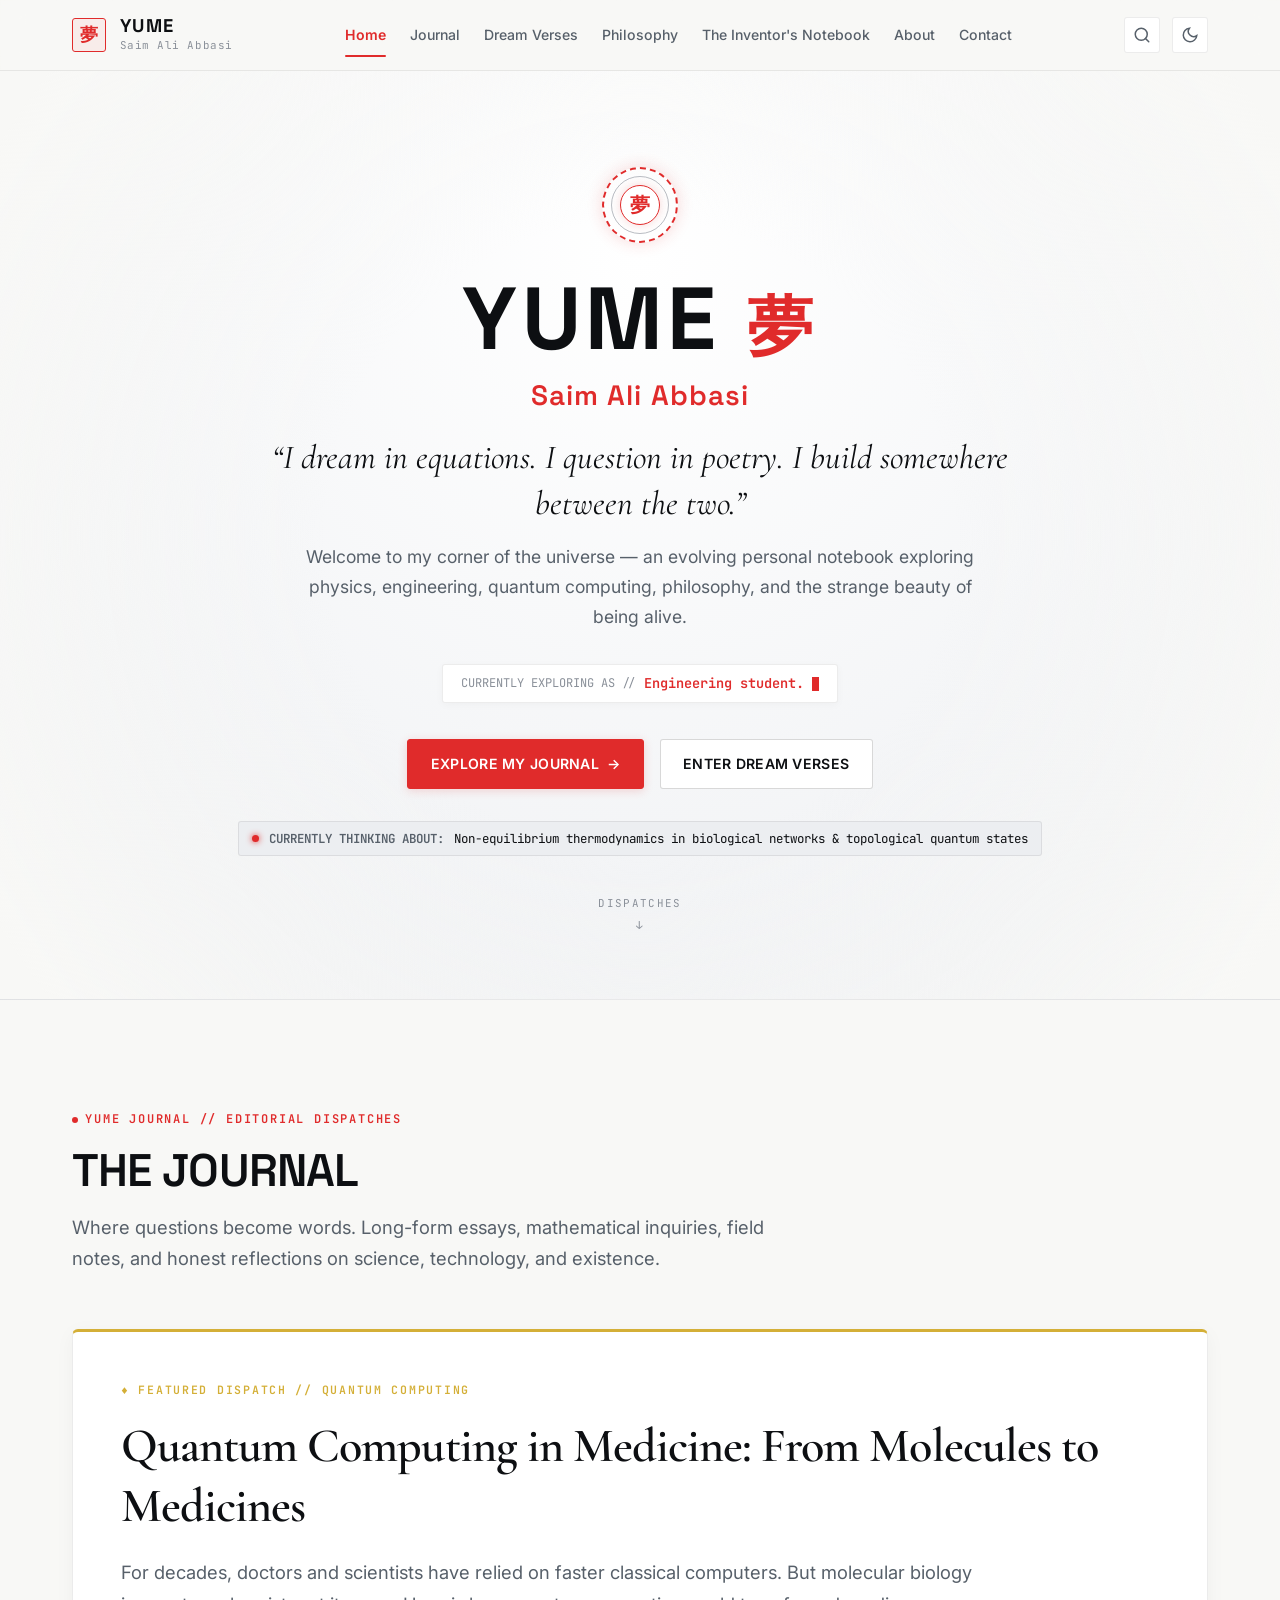
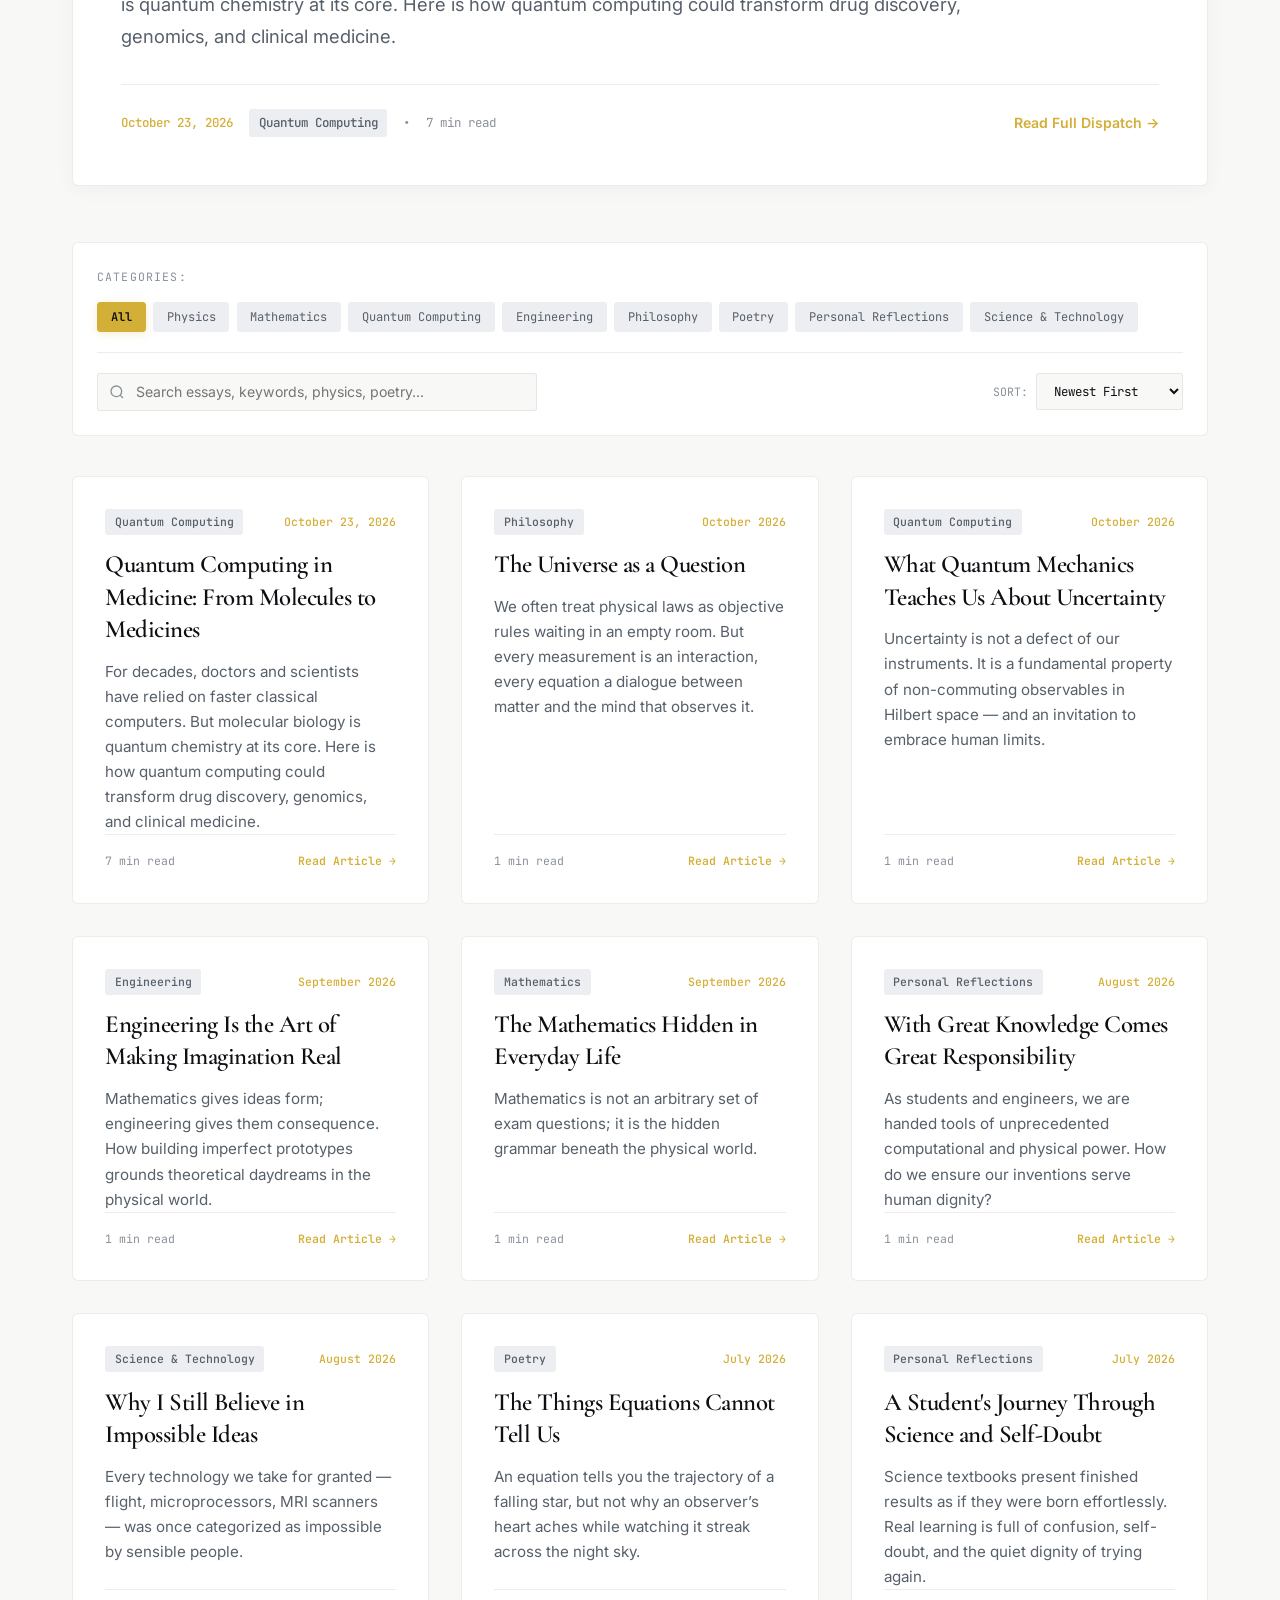
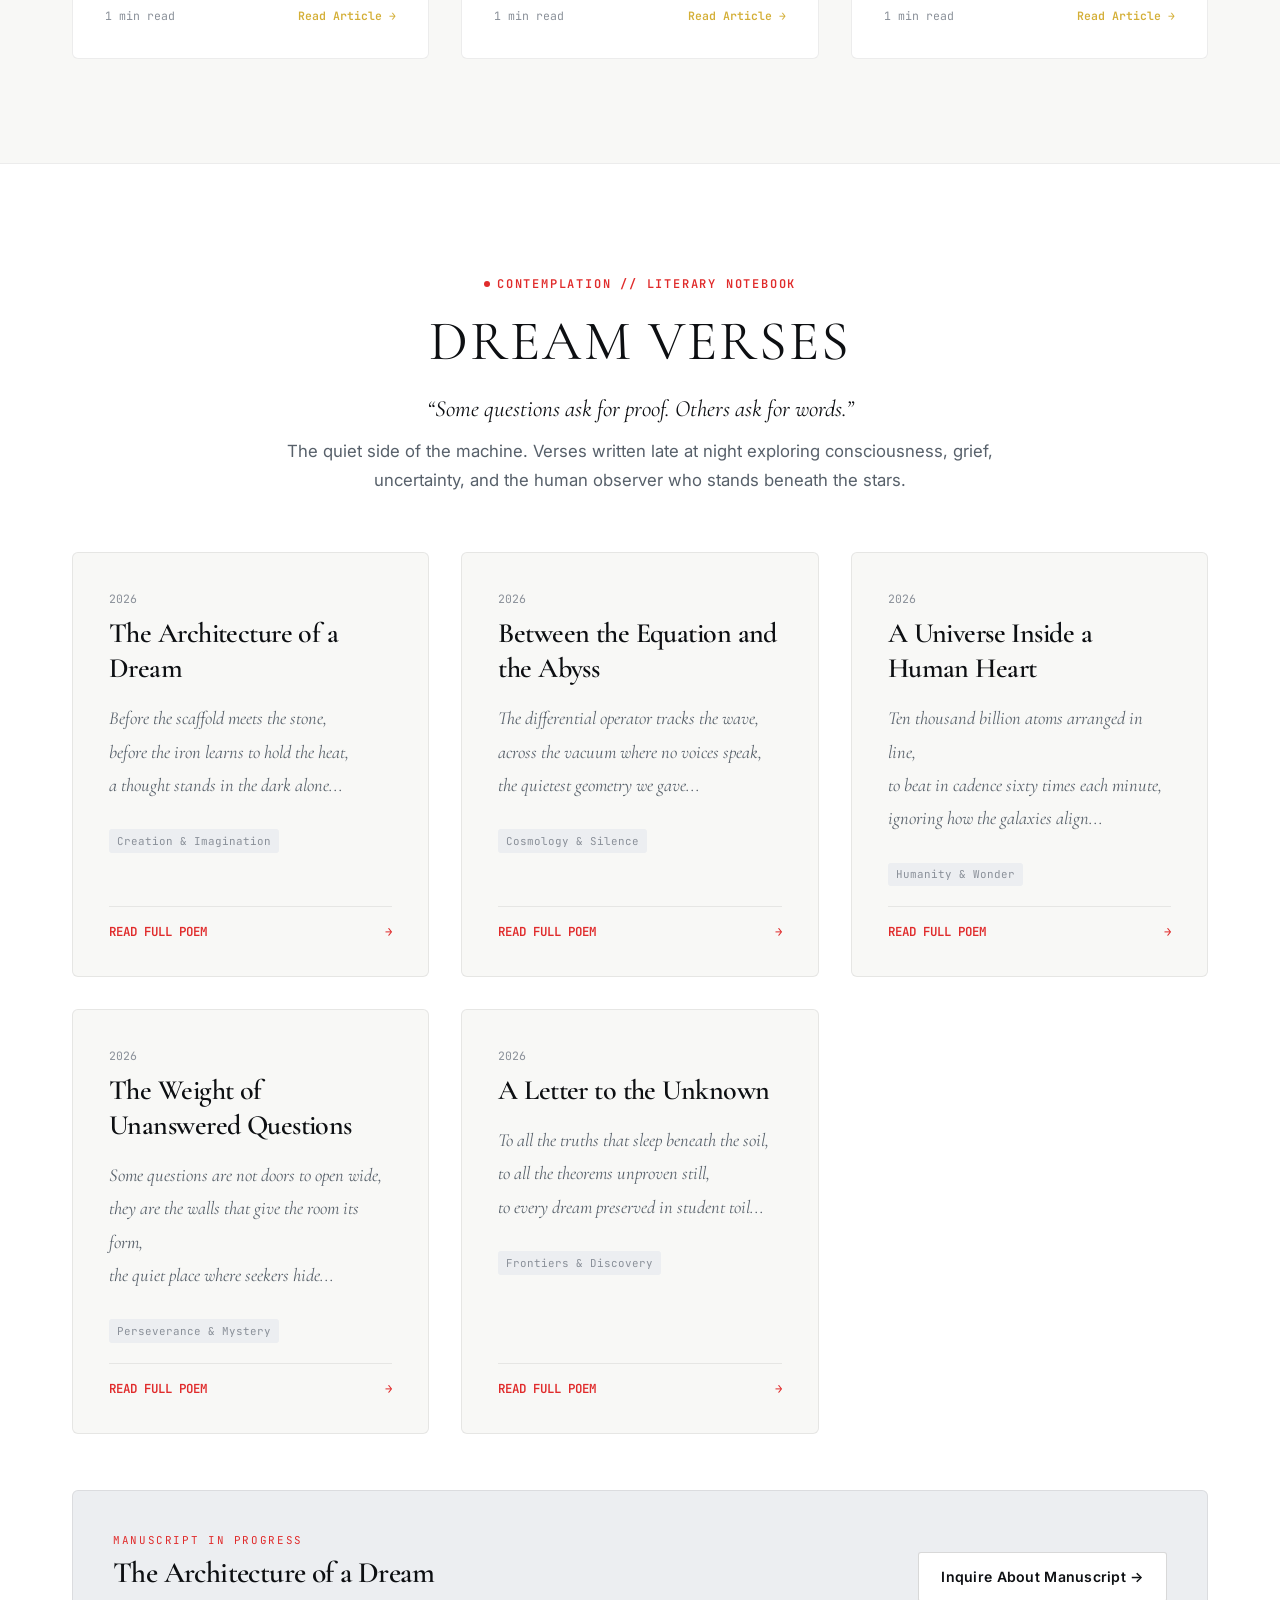
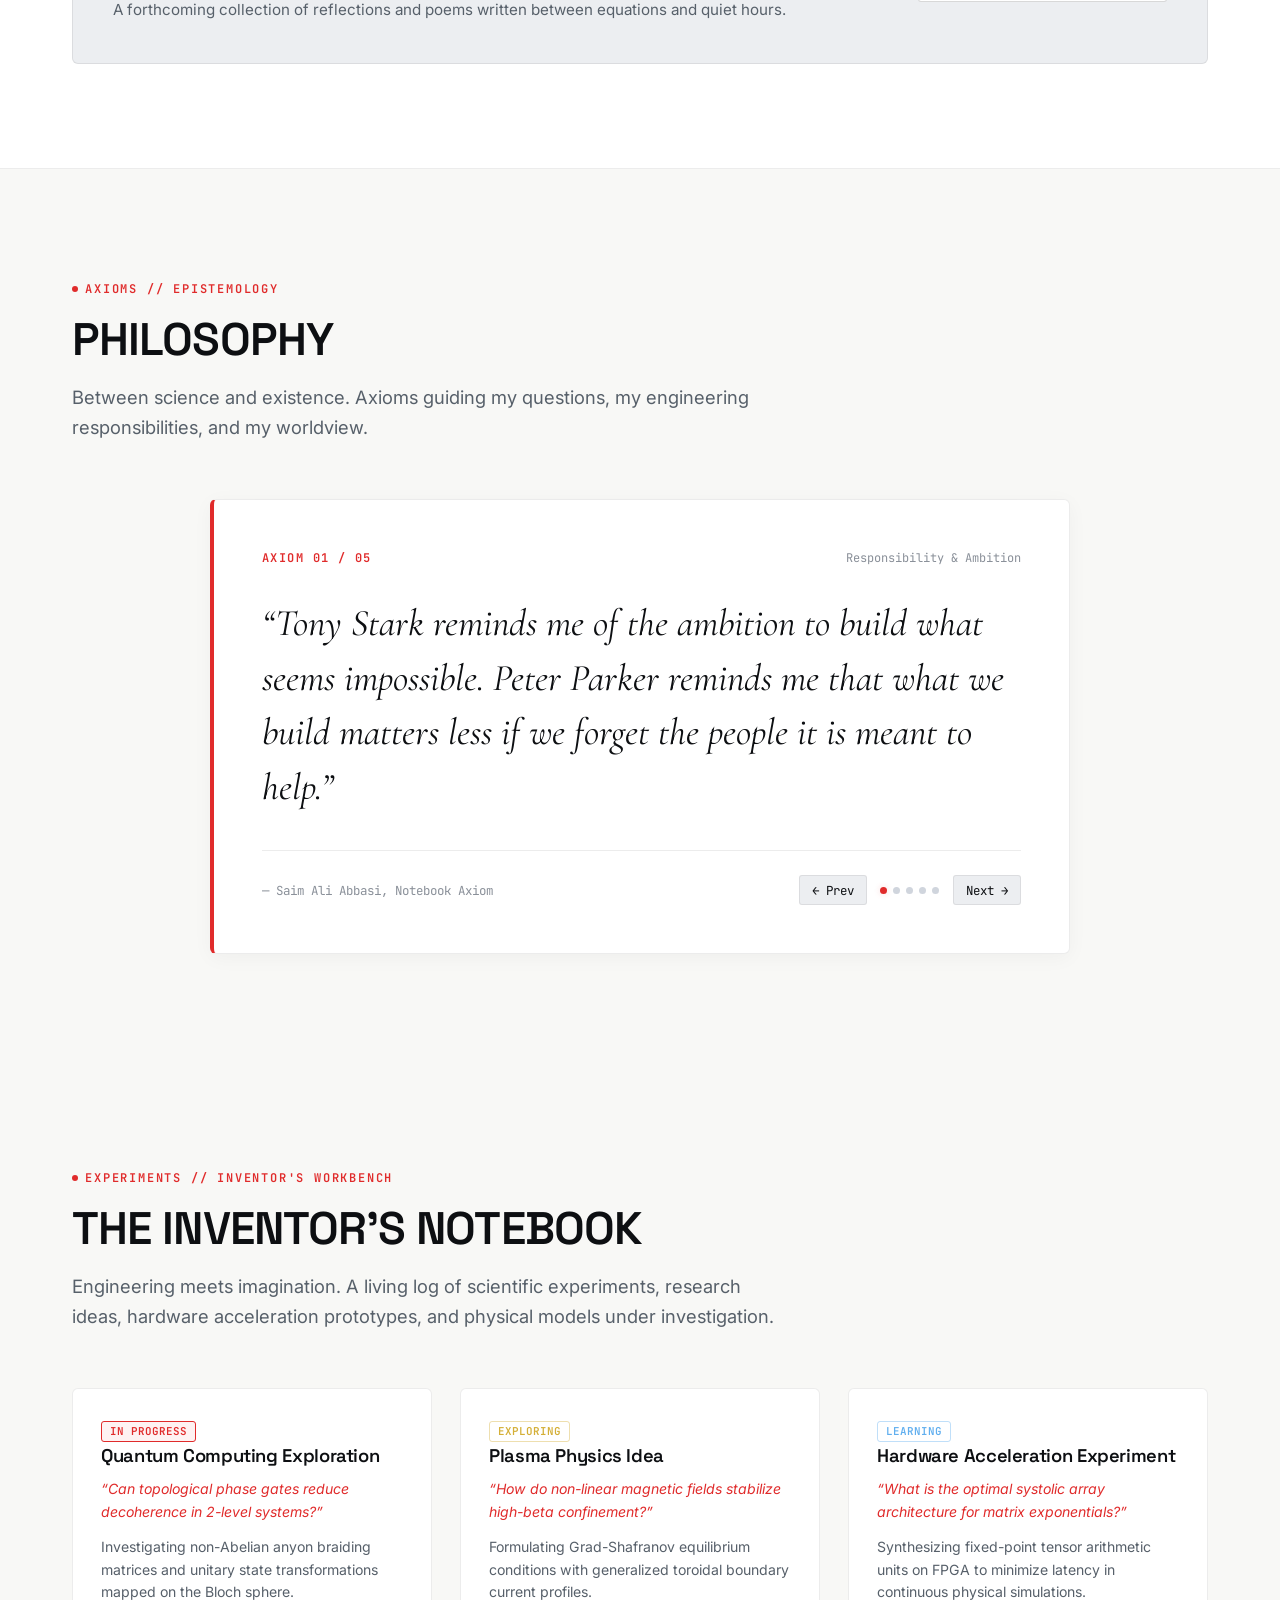
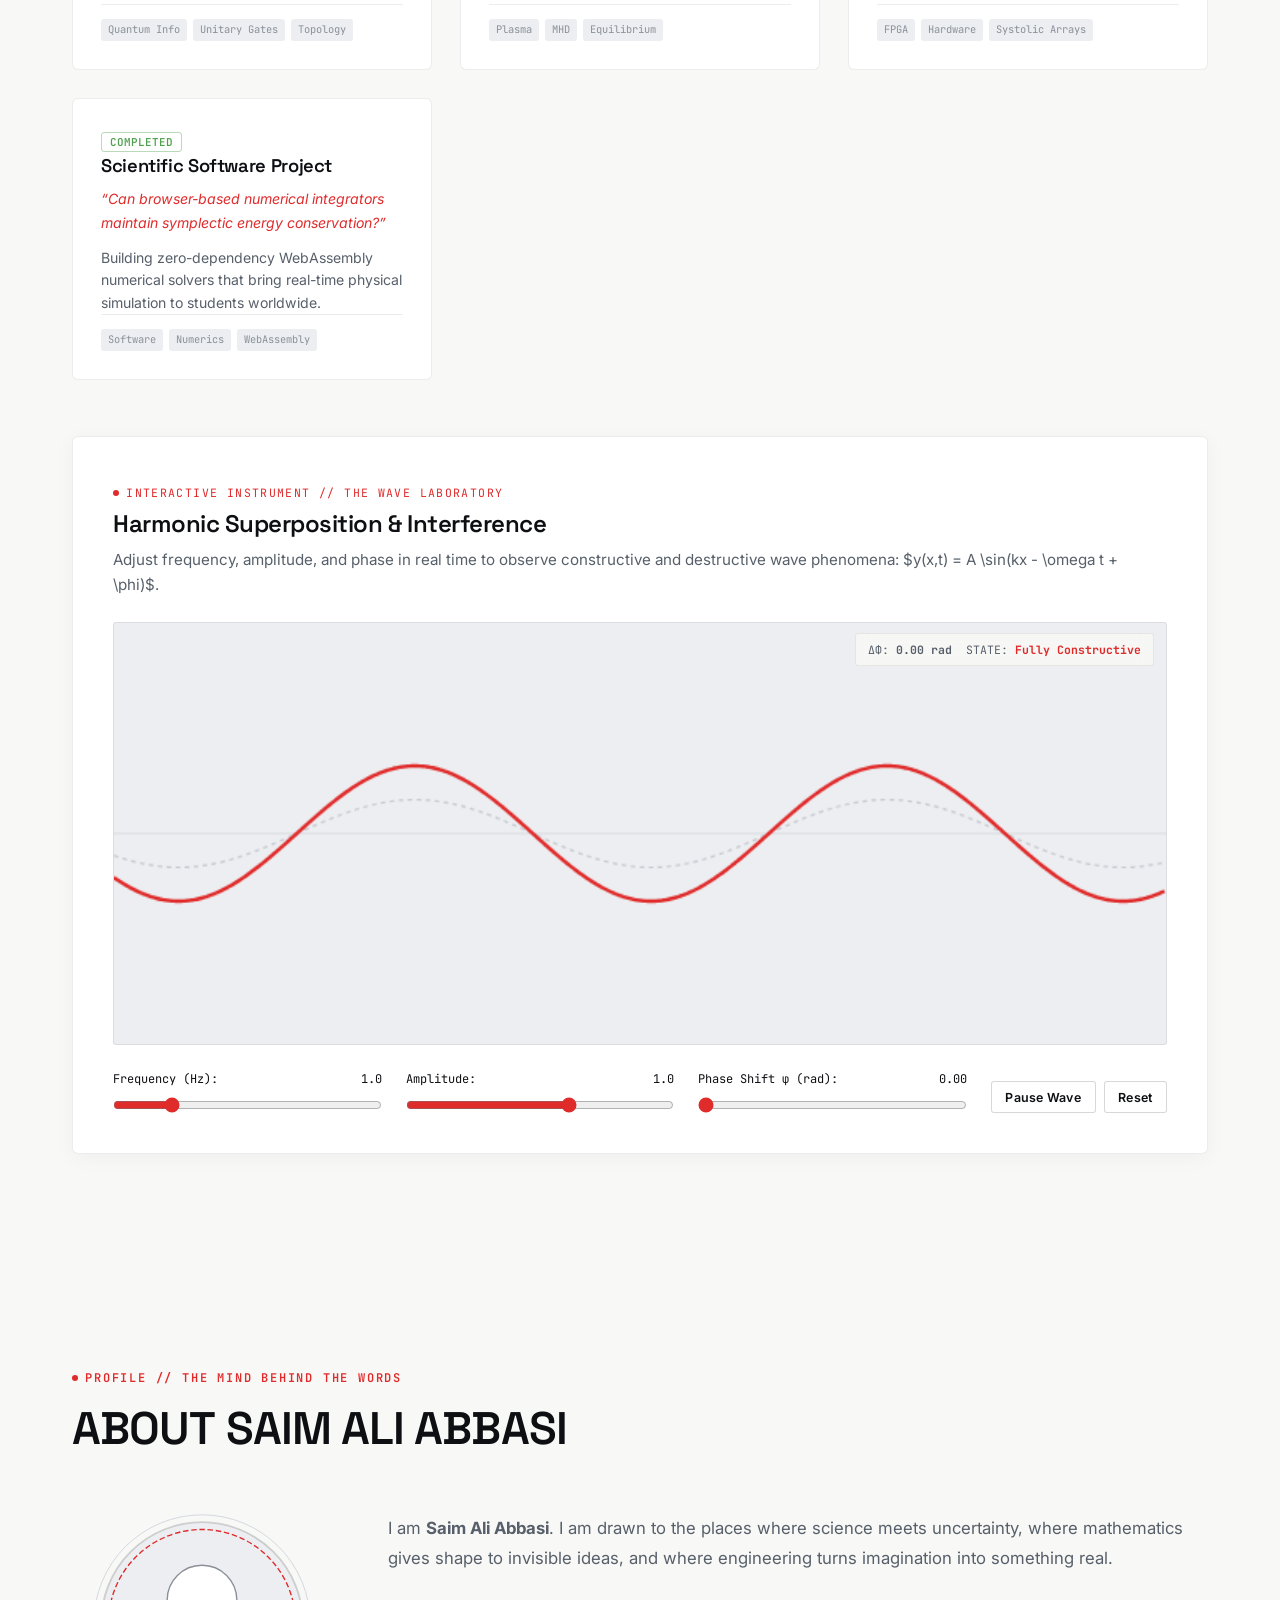
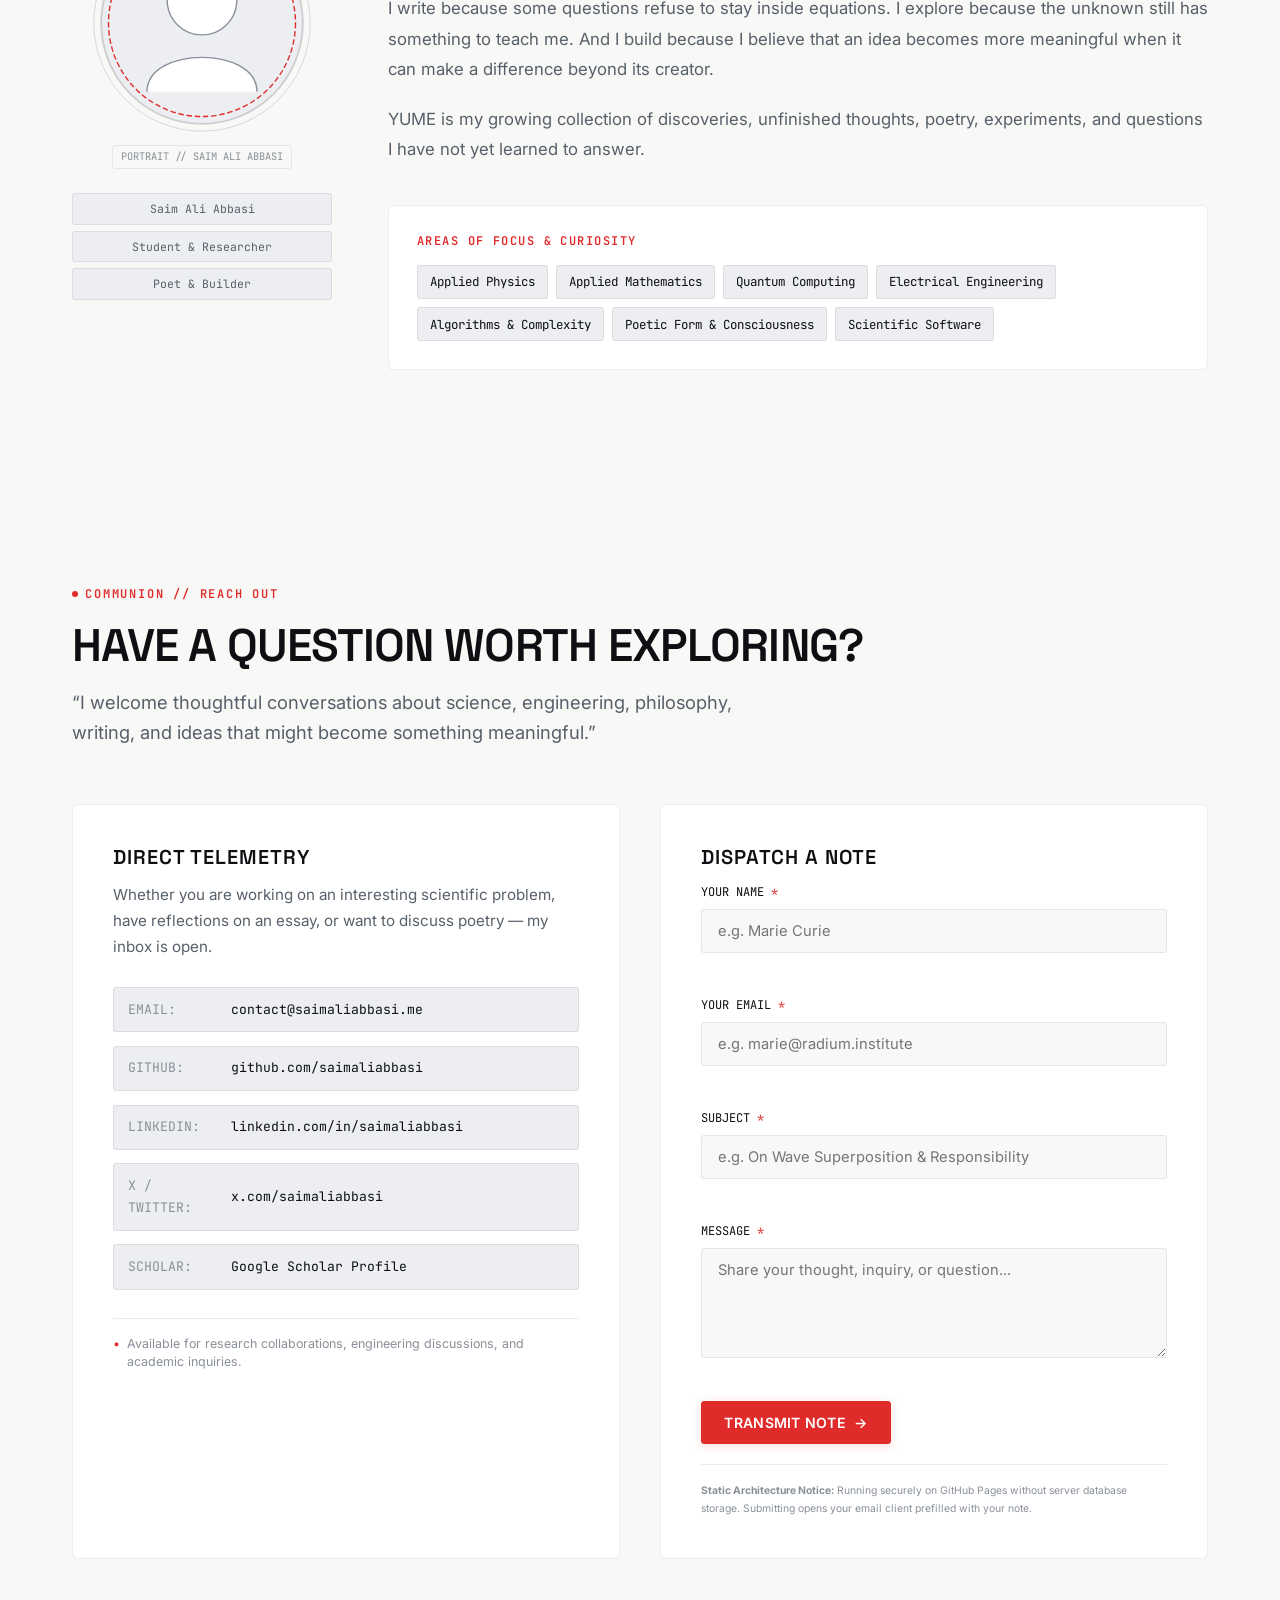
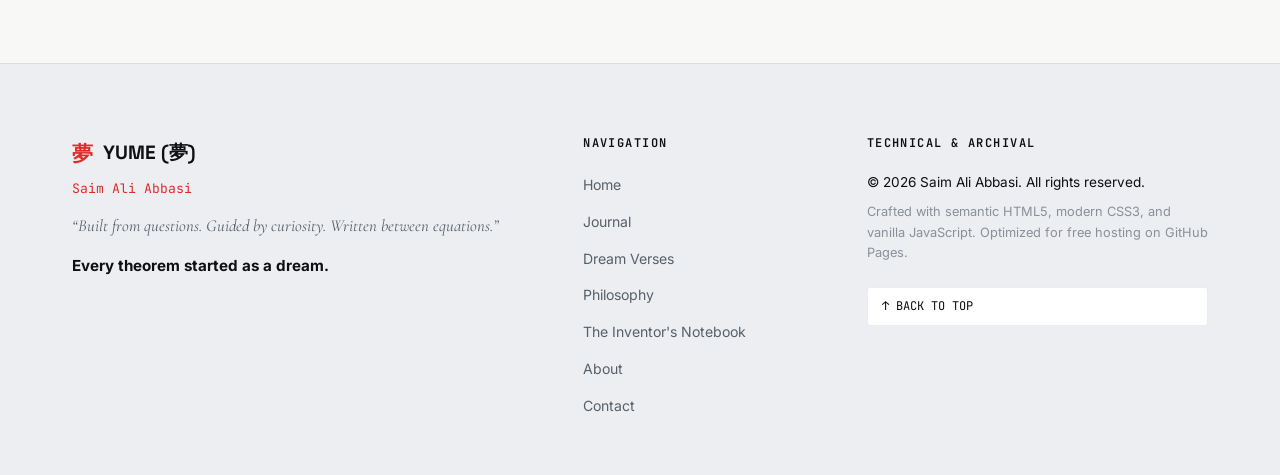
<file: index.html>
<!DOCTYPE html>
<html lang="en" data-theme="light">
<head>
  <meta charset="UTF-8">
  <meta name="viewport" content="width=device-width, initial-scale=1.0">
  <title>YUME | Saim Ali Abbasi — Science, Philosophy &amp; Poetry</title>
  <meta name="description" content="YUME (夢) — The personal blog and notebook of Saim Ali Abbasi. Exploring physics, mathematics, quantum computing, engineering, philosophy, and poetry.">
  <meta name="author" content="Saim Ali Abbasi">
  <meta name="robots" content="index, follow">
  <link rel="canonical" href="https://saim-ali-abbasi.github.io/yume/">

  <!-- Open Graph / Social Metadata -->
  <meta property="og:type" content="website">
  <meta property="og:url" content="https://saim-ali-abbasi.github.io/yume/">
  <meta property="og:title" content="YUME (夢) — Saim Ali Abbasi">
  <meta property="og:description" content="I dream in equations. I question in poetry. I build somewhere between the two. A personal notebook of science, philosophy, and poetry.">
  <meta property="og:image" content="https://saim-ali-abbasi.github.io/yume/og-image.png">

  <!-- Twitter Card -->
  <meta name="twitter:card" content="summary_large_image">
  <meta name="twitter:title" content="YUME (夢) — Saim Ali Abbasi">
  <meta name="twitter:description" content="Where dreams meet the hardest problems. Essays and poetry by Saim Ali Abbasi.">
  <meta name="theme-color" content="#FFFFFF">

  <!-- Favicon: Red Kanji 夢 Seal in SVG -->
  <link rel="icon" type="image/svg+xml" href="data:image/svg+xml,<svg xmlns='http://www.w3.org/2000/svg' viewBox='0 0 32 32'><rect width='32' height='32' rx='6' fill='%23FFFFFF'/><circle cx='16' cy='16' r='13' stroke='%23E02B2B' stroke-width='1.5' fill='none'/><text x='16' y='21.5' font-size='15' font-family='sans-serif' font-weight='bold' fill='%23E02B2B' text-anchor='middle'>夢</text></svg>">

  <!-- Typography: Space Grotesk, Inter, Cormorant Garamond, JetBrains Mono -->
  <link rel="preconnect" href="https://fonts.googleapis.com">
  <link rel="preconnect" href="https://fonts.gstatic.com" crossorigin>
  <link href="https://fonts.googleapis.com/css2?family=Cormorant+Garamond:ital,wght@0,400;0,600;0,700;1,400;1,600&family=Inter:wght@300;400;500;600;700&family=Space+Grotesk:wght@400;500;600;700&family=JetBrains+Mono:wght@400;500&display=swap" rel="stylesheet">

  <link rel="stylesheet" href="style.css">
</head>
<body class="theme-light">
  <a href="#main-content" class="skip-link">Skip to main content</a>

  <!-- Ambient Cursor Glow (Desktop Fine Pointers) -->
  <div id="cursor-glow" class="cursor-glow" aria-hidden="true"></div>

  <!-- STICKY NAVIGATION BAR -->
  <header id="site-header" class="site-header">
    <div class="nav-container">
      <a href="#hero" class="brand-link" aria-label="YUME Homepage">
        <span class="brand-seal" id="brand-seal-btn" title="Inspect Dream state (Easter Egg)" role="button" tabindex="0">夢</span>
        <span class="brand-text-group">
          <span class="brand-name">YUME</span>
          <span class="brand-sub">Saim Ali Abbasi</span>
        </span>
      </a>

      <!-- Desktop Navigation Links -->
      <nav id="site-nav" class="site-nav" aria-label="Primary Navigation">
        <ul class="nav-list" id="nav-list">
          <li class="nav-item"><a href="#hero" class="nav-link active" data-nav="hero">Home</a></li>
          <li class="nav-item"><a href="#journal" class="nav-link" data-nav="journal">Journal</a></li>
          <li class="nav-item"><a href="#verses" class="nav-link" data-nav="verses">Dream Verses</a></li>
          <li class="nav-item"><a href="#philosophy" class="nav-link" data-nav="philosophy">Philosophy</a></li>
          <li class="nav-item"><a href="#notebook" class="nav-link" data-nav="notebook">The Inventor's Notebook</a></li>
          <li class="nav-item"><a href="#about" class="nav-link" data-nav="about">About</a></li>
          <li class="nav-item"><a href="#contact" class="nav-link" data-nav="contact">Contact</a></li>
        </ul>
      </nav>

      <!-- Nav Actions: Search Trigger, Theme Toggle, Mobile Menu -->
      <div class="nav-actions">
        <button type="button" id="quick-search-btn" class="nav-icon-btn" aria-label="Search articles" title="Search articles">
          <svg width="18" height="18" viewBox="0 0 24 24" fill="none" stroke="currentColor" stroke-width="2" stroke-linecap="round" stroke-linejoin="round">
            <circle cx="11" cy="11" r="8"></circle>
            <line x1="21" y1="21" x2="16.65" y2="16.65"></line>
          </svg>
        </button>

        <button type="button" id="theme-toggle" class="nav-icon-btn" aria-label="Toggle theme" title="Switch between Light and Dark mode">
          <span class="theme-icon sun-icon" aria-hidden="true">
            <svg width="18" height="18" viewBox="0 0 24 24" fill="none" stroke="currentColor" stroke-width="2">
              <circle cx="12" cy="12" r="5"/><line x1="12" y1="1" x2="12" y2="3"/><line x1="12" y1="21" x2="12" y2="23"/>
              <line x1="4.22" y1="4.22" x2="5.64" y2="5.64"/><line x1="18.36" y1="18.36" x2="19.78" y2="19.78"/>
              <line x1="1" y1="12" x2="3" y2="12"/><line x1="21" y1="12" x2="23" y2="12"/>
              <line x1="4.22" y1="19.78" x2="5.64" y2="18.36"/><line x1="18.36" y1="5.64" x2="19.78" y2="4.22"/>
            </svg>
          </span>
          <span class="theme-icon moon-icon" aria-hidden="true">
            <svg width="18" height="18" viewBox="0 0 24 24" fill="none" stroke="currentColor" stroke-width="2">
              <path d="M21 12.79A9 9 0 1 1 11.21 3 7 7 0 0 0 21 12.79z"/>
            </svg>
          </span>
        </button>

        <button type="button" id="mobile-menu-toggle" class="mobile-menu-btn" aria-label="Open menu" aria-expanded="false" aria-controls="site-nav">
          <span class="hamburger-bar"></span>
          <span class="hamburger-bar"></span>
          <span class="hamburger-bar"></span>
        </button>
      </div>
    </div>
  </header>

  <!-- MAIN CONTENT CONTAINER -->
  <main id="main-content">

    <!-- NOSCRIPT FALLBACK NOTICE -->
    <noscript>
      <div class="noscript-banner">
        <p><strong>Note:</strong> JavaScript is currently disabled. YUME's articles, poetry, and philosophy are fully readable below. Interactive search, dynamic category filtering, and the wave visualization require JavaScript.</p>
      </div>
    </noscript>

    <!-- SECTION 1: HERO — A DREAM IN PROGRESS -->
    <section id="hero" class="hero-section" aria-label="Introduction">
      <div class="hero-canvas-container" aria-hidden="true">
        <canvas id="hero-canvas" class="hero-canvas"></canvas>
      </div>
      <div class="hero-pattern-overlay" aria-hidden="true"></div>

      <div class="hero-inner-container">
        <!-- Subtle Arc Reactor / Web Motif -->
        <div class="hero-reactor-emblem" aria-hidden="true">
          <div class="reactor-outer-ring"></div>
          <div class="reactor-spokes"></div>
          <div class="reactor-center-core">
            <span class="reactor-kanji">夢</span>
          </div>
        </div>

        <div class="hero-titles">
          <div class="hero-brand-line">
            <h1 class="hero-wordmark">YUME <span class="hero-kanji-sub">夢</span></h1>
          </div>
          <div class="hero-author-title">Saim Ali Abbasi</div>
          <p class="hero-tagline">“I dream in equations. I question in poetry. I build somewhere between the two.”</p>
        </div>

        <p class="hero-lead">
          Welcome to my corner of the universe — an evolving personal notebook exploring physics, engineering, quantum computing, philosophy, and the strange beauty of being alive.
        </p>

        <!-- Dynamic Typing Subtitle -->
        <div class="hero-typing-box">
          <span class="sr-only">Exploring as: Engineering student, Scientific explorer, Quantum computing enthusiast, Poet, Philosopher, Builder of ideas.</span>
          <span class="typing-label">CURRENTLY EXPLORING AS //</span>
          <span class="typing-target" id="typing-text" aria-hidden="true">Engineering student.</span>
          <span class="typing-cursor" aria-hidden="true"></span>
        </div>

        <!-- Call-to-action Buttons -->
        <div class="hero-cta-group">
          <a href="#journal" class="btn btn-primary">
            <span class="btn-text">EXPLORE MY JOURNAL</span>
            <span class="btn-arrow">&rarr;</span>
          </a>
          <a href="#verses" class="btn btn-secondary">
            <span class="btn-text">ENTER DREAM VERSES</span>
          </a>
        </div>

        <!-- Currently Thinking About Status -->
        <div class="hero-thinking-status">
          <span class="status-pulse-dot"></span>
          <span class="status-prefix">CURRENTLY THINKING ABOUT:</span>
          <span class="status-text" id="hero-thinking-text">Non-equilibrium thermodynamics in biological networks &amp; topological quantum states</span>
        </div>
      </div>

      <div class="hero-scroll-indicator">
        <a href="#journal" class="scroll-arrow-link" aria-label="Scroll to Journal">
          <span class="scroll-label">DISPATCHES</span>
          <span class="scroll-chevron">&darr;</span>
        </a>
      </div>
    </section>

    <!-- SECTION 2: FEATURED WRITING & THE JOURNAL (THE HEART OF THE WEBSITE) -->
    <section id="journal" class="section journal-section" aria-labelledby="journal-heading">
      <div class="section-container">
        <div class="section-header">
          <div class="section-meta-tag"><span class="meta-dot"></span> YUME JOURNAL // EDITORIAL DISPATCHES</div>
          <h2 id="journal-heading" class="section-title">THE JOURNAL</h2>
          <p class="section-lead">
            Where questions become words. Long-form essays, mathematical inquiries, field notes, and honest reflections on science, technology, and existence.
          </p>
        </div>

        <!-- FEATURED ARTICLE SHOWCASE -->
        <div class="featured-article-hero" id="featured-article-container">
          <!-- Populated dynamically from SITE_DATA -->
        </div>

        <!-- CONTROLS BAR: CATEGORIES, SEARCH, SORT -->
        <div class="journal-controls-wrapper">
          <!-- Category Filter Pills -->
          <div class="category-filter-bar" role="toolbar" aria-label="Article categories">
            <span class="filter-label">CATEGORIES:</span>
            <div class="category-buttons" id="category-filters">
              <!-- Rendered dynamically from SITE_DATA.categories -->
            </div>
          </div>

          <!-- Search & Sort Controls -->
          <div class="search-sort-bar">
            <div class="search-input-wrapper">
              <svg class="search-icon" width="16" height="16" viewBox="0 0 24 24" fill="none" stroke="currentColor" stroke-width="2">
                <circle cx="11" cy="11" r="8"></circle><line x1="21" y1="21" x2="16.65" y2="16.65"></line>
              </svg>
              <input type="search" id="journal-search-input" class="search-input" placeholder="Search essays, keywords, physics, poetry..." aria-label="Search articles">
              <button type="button" id="search-clear-btn" class="search-clear-btn" aria-label="Clear search query" hidden>&times;</button>
            </div>

            <div class="sort-select-wrapper">
              <label for="journal-sort-select" class="sort-label">SORT:</label>
              <select id="journal-sort-select" class="sort-select" aria-label="Sort articles">
                <option value="newest">Newest First</option>
                <option value="oldest">Oldest First</option>
                <option value="featured">Featured First</option>
              </select>
            </div>
          </div>
        </div>

        <!-- Search Status / Filter Feedback -->
        <div id="journal-results-count" class="results-feedback" aria-live="polite"></div>

        <!-- ARTICLES GRID -->
        <div class="articles-grid" id="articles-grid" aria-live="polite">
          <!-- Populated dynamically from SITE_DATA.articles -->
        </div>
      </div>
    </section>

    <!-- SECTION 3: DREAM VERSES — POETRY AND THE QUIET SELF -->
    <section id="verses" class="section verses-section" aria-labelledby="verses-heading">
      <div class="section-container">
        <div class="section-header verses-header">
          <div class="section-meta-tag"><span class="meta-dot"></span> CONTEMPLATION // LITERARY NOTEBOOK</div>
          <h2 id="verses-heading" class="section-title verses-title">DREAM VERSES</h2>
          <p class="verses-axiom">“Some questions ask for proof. Others ask for words.”</p>
          <p class="verses-sub">
            The quiet side of the machine. Verses written late at night exploring consciousness, grief, uncertainty, and the human observer who stands beneath the stars.
          </p>
        </div>

        <!-- Poetry Grid -->
        <div class="poems-grid" id="poems-grid">
          <!-- Populated dynamically from SITE_DATA.poems -->
        </div>

        <!-- Poetry Collection Link Banner -->
        <div class="poetry-banner">
          <div class="poetry-banner-text">
            <span class="banner-badge">MANUSCRIPT IN PROGRESS</span>
            <h3 class="banner-title">The Architecture of a Dream</h3>
            <p class="banner-p">A forthcoming collection of reflections and poems written between equations and quiet hours.</p>
          </div>
          <div class="poetry-banner-action">
            <a href="#contact" class="btn btn-secondary">Inquire About Manuscript &rarr;</a>
          </div>
        </div>
      </div>
    </section>

    <!-- SECTION 4: PHILOSOPHY — BETWEEN SCIENCE AND EXISTENCE -->
    <section id="philosophy" class="section philosophy-section" aria-labelledby="philosophy-heading">
      <div class="section-container">
        <div class="section-header">
          <div class="section-meta-tag"><span class="meta-dot"></span> AXIOMS // EPISTEMOLOGY</div>
          <h2 id="philosophy-heading" class="section-title">PHILOSOPHY</h2>
          <p class="section-lead">Between science and existence. Axioms guiding my questions, my engineering responsibilities, and my worldview.</p>
        </div>

        <!-- Interactive Philosophy Quotes Deck -->
        <div class="philosophy-card-container">
          <div class="philosophy-deck-card" id="philosophy-deck-card">
            <div class="deck-meta">
              <span class="deck-tag" id="deck-quote-num">AXIOM 01 / 05</span>
              <span class="deck-theme-tag" id="deck-quote-theme">Responsibility &amp; Knowledge</span>
            </div>

            <blockquote class="deck-quote-body" id="deck-quote-body">
              “Tony Stark reminds me of the ambition to build what seems impossible. Peter Parker reminds me that what we build matters less if we forget the people it is meant to help.”
            </blockquote>

            <div class="deck-footer">
              <span class="deck-author-line">— Saim Ali Abbasi, Notebook Axiom</span>
              <div class="deck-controls">
                <button type="button" id="quote-prev-btn" class="deck-nav-btn" aria-label="Previous quote">&larr; Prev</button>
                <div class="deck-dots" id="quote-dots"></div>
                <button type="button" id="quote-next-btn" class="deck-nav-btn" aria-label="Next quote">Next &rarr;</button>
              </div>
            </div>
          </div>
        </div>
      </div>
    </section>

    <!-- SECTION 5: THE INVENTOR'S NOTEBOOK — ENGINEERING MEETS IMAGINATION -->
    <section id="notebook" class="section notebook-section" aria-labelledby="notebook-heading">
      <div class="section-container">
        <div class="section-header">
          <div class="section-meta-tag"><span class="meta-dot"></span> EXPERIMENTS // INVENTOR'S WORKBENCH</div>
          <h2 id="notebook-heading" class="section-title">THE INVENTOR'S NOTEBOOK</h2>
          <p class="section-lead">
            Engineering meets imagination. A living log of scientific experiments, research ideas, hardware acceleration prototypes, and physical models under investigation.
          </p>
        </div>

        <!-- Notebook Projects Grid -->
        <div class="notebook-grid" id="notebook-grid">
          <!-- Populated from SITE_DATA.inventorNotebook -->
        </div>

        <!-- Interactive Scientific Corner: The Wave Laboratory -->
        <div class="wave-laboratory-card" id="wave-lab-section">
          <div class="wave-card-header">
            <div class="wave-id-badge"><span class="badge-dot"></span> INTERACTIVE INSTRUMENT // THE WAVE LABORATORY</div>
            <h3 class="wave-card-title">Harmonic Superposition &amp; Interference</h3>
            <p class="wave-card-desc">
              Adjust frequency, amplitude, and phase in real time to observe constructive and destructive wave phenomena: $y(x,t) = A \sin(kx - \omega t + \phi)$.
            </p>
          </div>

          <div class="wave-canvas-viewport">
            <canvas id="wave-canvas" width="700" height="280" class="wave-canvas" aria-label="Interactive wave simulation"></canvas>
            <div class="wave-canvas-telemetry">
              <span>&Delta;&Phi;: <strong id="wave-phase-val">0.00 rad</strong></span>
              <span>STATE: <strong id="wave-state-val" class="text-red">In Phase (Constructive)</strong></span>
            </div>
          </div>

          <div class="wave-controls-grid">
            <div class="wave-ctrl-col">
              <label for="wave-freq-slider" class="wave-label">Frequency (Hz): <span id="wave-freq-num">1.0</span></label>
              <input type="range" id="wave-freq-slider" min="0.5" max="3.0" step="0.1" value="1.0" class="range-slider">
            </div>
            <div class="wave-ctrl-col">
              <label for="wave-amp-slider" class="wave-label">Amplitude: <span id="wave-amp-num">1.0</span></label>
              <input type="range" id="wave-amp-slider" min="0.2" max="1.5" step="0.1" value="1.0" class="range-slider">
            </div>
            <div class="wave-ctrl-col">
              <label for="wave-phase-slider" class="wave-label">Phase Shift &phi; (rad): <span id="wave-phase-num">0.00</span></label>
              <input type="range" id="wave-phase-slider" min="0" max="6.28" step="0.1" value="0" class="range-slider">
            </div>
            <div class="wave-ctrl-actions">
              <button type="button" id="wave-toggle-btn" class="btn btn-secondary btn-sm">Pause Wave</button>
              <button type="button" id="wave-reset-btn" class="btn btn-secondary btn-sm">Reset</button>
            </div>
          </div>
        </div>
      </div>
    </section>

    <!-- SECTION 6: ABOUT SAIM ALI ABBASI -->
    <section id="about" class="section about-section" aria-labelledby="about-heading">
      <div class="section-container">
        <div class="section-header">
          <div class="section-meta-tag"><span class="meta-dot"></span> PROFILE // THE MIND BEHIND THE WORDS</div>
          <h2 id="about-heading" class="section-title">ABOUT SAIM ALI ABBASI</h2>
        </div>

        <div class="about-layout-grid">
          <div class="about-photo-column">
            <div class="profile-avatar-frame">
              <!-- Profile Photo / SVG Avatar -->
              <svg viewBox="0 0 240 240" class="avatar-svg" aria-label="Profile photo of Saim Ali Abbasi">
                <circle cx="120" cy="120" r="110" fill="var(--color-surface-2)" stroke="var(--color-border-medium)" stroke-width="2"/>
                <circle cx="120" cy="120" r="102" fill="none" stroke="var(--color-reactor-red)" stroke-width="1.5" stroke-dasharray="6 3"/>
                <circle cx="120" cy="95" r="38" fill="var(--color-surface-card)" stroke="var(--color-steel)" stroke-width="1.5"/>
                <path d="M60,195 C60,145 180,145 180,195" fill="var(--color-surface-card)" stroke="var(--color-steel)" stroke-width="1.5"/>
                <circle cx="120" cy="120" r="118" fill="none" stroke="var(--color-steel-light)" stroke-width="1"/>
              </svg>
              <span class="avatar-caption">PORTRAIT // SAIM ALI ABBASI</span>
            </div>

            <div class="author-quick-badges">
              <span class="badge">Saim Ali Abbasi</span>
              <span class="badge">Student &amp; Researcher</span>
              <span class="badge">Poet &amp; Builder</span>
            </div>
          </div>

          <div class="about-text-column">
            <div class="about-biography">
              <p class="bio-paragraph lead-p">
                I am <strong>Saim Ali Abbasi</strong>. I am drawn to the places where science meets uncertainty, where mathematics gives shape to invisible ideas, and where engineering turns imagination into something real.
              </p>
              <p class="bio-paragraph">
                I write because some questions refuse to stay inside equations. I explore because the unknown still has something to teach me. And I build because I believe that an idea becomes more meaningful when it can make a difference beyond its creator.
              </p>
              <p class="bio-paragraph">
                YUME is my growing collection of discoveries, unfinished thoughts, poetry, experiments, and questions I have not yet learned to answer.
              </p>
            </div>

            <!-- Current Areas of Focus & Research -->
            <div class="about-interests-box">
              <h3 class="interests-heading">AREAS OF FOCUS &amp; CURIOSITY</h3>
              <div class="interests-tags" id="about-interests-list">
                <!-- Populated dynamically from SITE_DATA.author.interests -->
              </div>
            </div>
          </div>
        </div>
      </div>
    </section>

    <!-- SECTION 7: CONTACT -->
    <section id="contact" class="section contact-section" aria-labelledby="contact-heading">
      <div class="section-container">
        <div class="section-header">
          <div class="section-meta-tag"><span class="meta-dot"></span> COMMUNION // REACH OUT</div>
          <h2 id="contact-heading" class="section-title">HAVE A QUESTION WORTH EXPLORING?</h2>
          <p class="section-lead">
            “I welcome thoughtful conversations about science, engineering, philosophy, writing, and ideas that might become something meaningful.”
          </p>
        </div>

        <div class="contact-grid-layout">
          <!-- Direct Channels -->
          <div class="contact-channels-card">
            <h3 class="card-heading">DIRECT TELEMETRY</h3>
            <p class="card-p">
              Whether you are working on an interesting scientific problem, have reflections on an essay, or want to discuss poetry — my inbox is open.
            </p>

            <ul class="channels-list">
              <li class="channel-row">
                <span class="ch-label">EMAIL:</span>
                <a href="mailto:contact@saimaliabbasi.me" class="ch-link" id="contact-email">contact@saimaliabbasi.me</a>
              </li>
              <li class="channel-row">
                <span class="ch-label">GITHUB:</span>
                <a href="https://github.com/saimaliabbasi" target="_blank" rel="noopener noreferrer" class="ch-link" id="contact-github">github.com/saimaliabbasi</a>
              </li>
              <li class="channel-row">
                <span class="ch-label">LINKEDIN:</span>
                <a href="https://linkedin.com/in/saimaliabbasi" target="_blank" rel="noopener noreferrer" class="ch-link" id="contact-linkedin">linkedin.com/in/saimaliabbasi</a>
              </li>
              <li class="channel-row">
                <span class="ch-label">X / TWITTER:</span>
                <a href="https://x.com/saimaliabbasi" target="_blank" rel="noopener noreferrer" class="ch-link" id="contact-x">x.com/saimaliabbasi</a>
              </li>
              <li class="channel-row">
                <span class="ch-label">SCHOLAR:</span>
                <a href="https://scholar.google.com" target="_blank" rel="noopener noreferrer" class="ch-link" id="contact-scholar">Google Scholar Profile</a>
              </li>
            </ul>

            <div class="channel-note">
              <span class="note-dot">&bull;</span>
              <span>Available for research collaborations, engineering discussions, and academic inquiries.</span>
            </div>
          </div>

          <!-- Contact Form (Static Mailto Protocol) -->
          <div class="contact-form-card">
            <h3 class="card-heading">DISPATCH A NOTE</h3>
            <form id="contact-form" class="contact-form" novalidate>
              <div class="form-group">
                <label for="form-name" class="form-label">YOUR NAME <span class="req">*</span></label>
                <input type="text" id="form-name" name="name" class="form-input" placeholder="e.g. Marie Curie" required>
                <span class="form-err" id="name-err"></span>
              </div>

              <div class="form-group">
                <label for="form-email" class="form-label">YOUR EMAIL <span class="req">*</span></label>
                <input type="email" id="form-email" name="email" class="form-input" placeholder="e.g. marie@radium.institute" required>
                <span class="form-err" id="email-err"></span>
              </div>

              <div class="form-group">
                <label for="form-subject" class="form-label">SUBJECT <span class="req">*</span></label>
                <input type="text" id="form-subject" name="subject" class="form-input" placeholder="e.g. On Wave Superposition &amp; Responsibility" required>
                <span class="form-err" id="subject-err"></span>
              </div>

              <div class="form-group">
                <label for="form-message" class="form-label">MESSAGE <span class="req">*</span></label>
                <textarea id="form-message" name="message" rows="4" class="form-input form-textarea" placeholder="Share your thought, inquiry, or question..." required></textarea>
                <span class="form-err" id="message-err"></span>
              </div>

              <button type="submit" class="btn btn-primary btn-submit">
                <span class="btn-text">TRANSMIT NOTE</span>
                <span class="btn-arrow">&rarr;</span>
              </button>

              <div id="form-feedback" class="form-feedback-box" hidden aria-live="polite"></div>

              <p class="form-footnote">
                <small><strong>Static Architecture Notice:</strong> Running securely on GitHub Pages without server database storage. Submitting opens your email client prefilled with your note.</small>
              </p>
            </form>
          </div>
        </div>
      </div>
    </section>

  </main>

  <!-- FOOTER -->
  <footer class="site-footer">
    <div class="footer-container">
      <div class="footer-brand-col">
        <div class="footer-logo">
          <span class="footer-seal" aria-hidden="true">夢</span>
          <span class="footer-brand-title">YUME (夢)</span>
        </div>
        <p class="footer-author-tag">Saim Ali Abbasi</p>
        <p class="footer-quote">“Built from questions. Guided by curiosity. Written between equations.”</p>
        <p class="footer-closing"><strong>Every theorem started as a dream.</strong></p>
      </div>

      <div class="footer-nav-col">
        <h4 class="footer-heading">NAVIGATION</h4>
        <ul class="footer-links">
          <li><a href="#hero">Home</a></li>
          <li><a href="#journal">Journal</a></li>
          <li><a href="#verses">Dream Verses</a></li>
          <li><a href="#philosophy">Philosophy</a></li>
          <li><a href="#notebook">The Inventor's Notebook</a></li>
          <li><a href="#about">About</a></li>
          <li><a href="#contact">Contact</a></li>
        </ul>
      </div>

      <div class="footer-meta-col">
        <h4 class="footer-heading">TECHNICAL &amp; ARCHIVAL</h4>
        <p class="footer-meta-p">&copy; <span id="footer-year">2026</span> Saim Ali Abbasi. All rights reserved.</p>
        <p class="footer-meta-sub">Crafted with semantic HTML5, modern CSS3, and vanilla JavaScript. Optimized for free hosting on GitHub Pages.</p>
        <a href="#hero" class="back-to-top-btn" id="back-to-top">
          <span>&uarr;</span> BACK TO TOP
        </a>
      </div>
    </div>
  </footer>

  <!-- FULL ARTICLE READING PANEL (Accessible Modal) -->
  <div id="article-modal" class="modal-backdrop" role="dialog" aria-modal="true" aria-labelledby="modal-article-title" hidden>
    <div class="reading-progress-track">
      <div class="reading-progress-bar" id="article-reading-progress"></div>
    </div>
    <div class="modal-card article-modal-card">
      <div class="modal-card-header">
        <div class="modal-meta-crumbs">
          <span class="modal-category-tag" id="modal-article-cat">Category</span>
          <span class="meta-separator">&bull;</span>
          <span class="modal-date-tag" id="modal-article-date">Date</span>
          <span class="meta-separator">&bull;</span>
          <span class="modal-readtime-tag" id="modal-article-time">5 min read</span>
        </div>
        <div class="modal-header-actions">
          <button type="button" id="copy-article-link-btn" class="modal-tool-btn" title="Copy article reference link">
            <svg width="15" height="15" viewBox="0 0 24 24" fill="none" stroke="currentColor" stroke-width="2">
              <path d="M10 13a5 5 0 0 0 7.54.54l3-3a5 5 0 0 0-7.07-7.07l-1.72 1.71"></path>
              <path d="M14 11a5 5 0 0 0-7.54-.54l-3 3a5 5 0 0 0 7.07 7.07l1.71-1.71"></path>
            </svg>
            <span class="btn-tip-text" id="copy-link-tip">Copy link</span>
          </button>
          <button type="button" id="close-article-modal" class="modal-close-btn" aria-label="Close article reading view">&times;</button>
        </div>
      </div>

      <div class="modal-body-scroll" id="article-scroll-pane">
        <h2 id="modal-article-title" class="article-headline">Article Title</h2>
        <p class="article-subtitle-lead" id="modal-article-subtitle">Article Subtitle / Excerpt</p>
        <div class="article-author-byline">
          <span>Written by <strong>Saim Ali Abbasi</strong></span>
          <span id="modal-updated-tag" class="updated-notice" hidden></span>
        </div>

        <div class="article-rendered-content" id="modal-article-content">
          <!-- Safe dynamic content inserted here -->
        </div>

        <!-- Previous & Next Article Navigation -->
        <div class="article-prev-next-nav">
          <button type="button" id="article-prev-btn" class="prev-next-btn">
            <span class="pn-dir">&larr; Previous Dispatch</span>
            <span class="pn-title" id="prev-article-name">Previous Title</span>
          </button>
          <button type="button" id="article-next-btn" class="prev-next-btn">
            <span class="pn-dir">Next Dispatch &rarr;</span>
            <span class="pn-title" id="next-article-name">Next Title</span>
          </button>
        </div>

        <!-- Related Articles Section -->
        <div class="related-articles-section">
          <h3 class="related-heading">RELATED DISPATCHES</h3>
          <div class="related-grid" id="modal-related-grid"></div>
        </div>
      </div>

      <div class="modal-card-footer">
        <button type="button" class="btn btn-secondary" id="modal-return-btn">&larr; Return to Journal</button>
      </div>
    </div>
  </div>

  <!-- POEM READING PANEL (Accessible Modal) -->
  <div id="poem-modal" class="modal-backdrop" role="dialog" aria-modal="true" aria-labelledby="modal-poem-title" hidden>
    <div class="modal-card poem-modal-card">
      <div class="modal-card-header">
        <div class="modal-meta-crumbs">
          <span class="poem-meta-label">DREAM VERSES</span>
          <span class="meta-separator">&bull;</span>
          <span class="modal-date-tag" id="modal-poem-date">Date</span>
          <span class="meta-separator">&bull;</span>
          <span class="modal-theme-tag" id="modal-poem-theme">Theme</span>
        </div>
        <button type="button" id="close-poem-modal" class="modal-close-btn" aria-label="Close poem reading view">&times;</button>
      </div>

      <div class="modal-body-scroll poem-scroll-body">
        <h2 id="modal-poem-title" class="poem-headline">Poem Title</h2>
        <div class="poem-body-text" id="modal-poem-body">
          <!-- Poem verses rendered here -->
        </div>
      </div>

      <div class="modal-card-footer">
        <button type="button" class="btn btn-secondary" id="modal-close-poem-bottom">Close Poem</button>
      </div>
    </div>
  </div>

  <!-- SEARCH MODAL OVERLAY -->
  <div id="search-modal" class="modal-backdrop search-modal-backdrop" role="dialog" aria-modal="true" aria-labelledby="search-modal-title" hidden>
    <div class="modal-card search-modal-card">
      <div class="search-modal-header">
        <h3 id="search-modal-title" class="search-modal-title">Search The Journal</h3>
        <button type="button" id="close-search-modal" class="modal-close-btn" aria-label="Close search">&times;</button>
      </div>
      <div class="search-modal-input-row">
        <input type="search" id="modal-search-field" class="modal-search-input" placeholder="Type a concept, equation, or keyword..." aria-label="Search term">
      </div>
      <div class="search-modal-results" id="modal-search-results">
        <p class="search-initial-hint">Type above to search across all published writing and categories.</p>
      </div>
    </div>
  </div>

  <!-- EASTER EGG HUD OVERLAY (The Meaning of 夢) -->
  <div id="easter-egg-modal" class="modal-backdrop" role="dialog" aria-modal="true" aria-labelledby="easter-egg-title" hidden>
    <div class="modal-card easter-egg-card">
      <div class="modal-card-header">
        <span class="egg-tag">YUME // THE BLUEPRINT</span>
        <button type="button" id="close-easter-egg" class="modal-close-btn" aria-label="Close">&times;</button>
      </div>
      <div class="easter-egg-content">
        <div class="egg-kanji" aria-hidden="true">夢</div>
        <h3 id="easter-egg-title" class="egg-title">“WHERE DREAMS MEET THE HARDEST PROBLEMS”</h3>
        <blockquote class="egg-quote">
          “A dream is not an escape from reality.<br>
          It is a blueprint waiting for mathematics.”
        </blockquote>
        <p class="egg-byline">— Saim Ali Abbasi, Notebook Reflections</p>
      </div>
    </div>
  </div>

  <script src="script.js"></script>
</body>
</html>
</file>
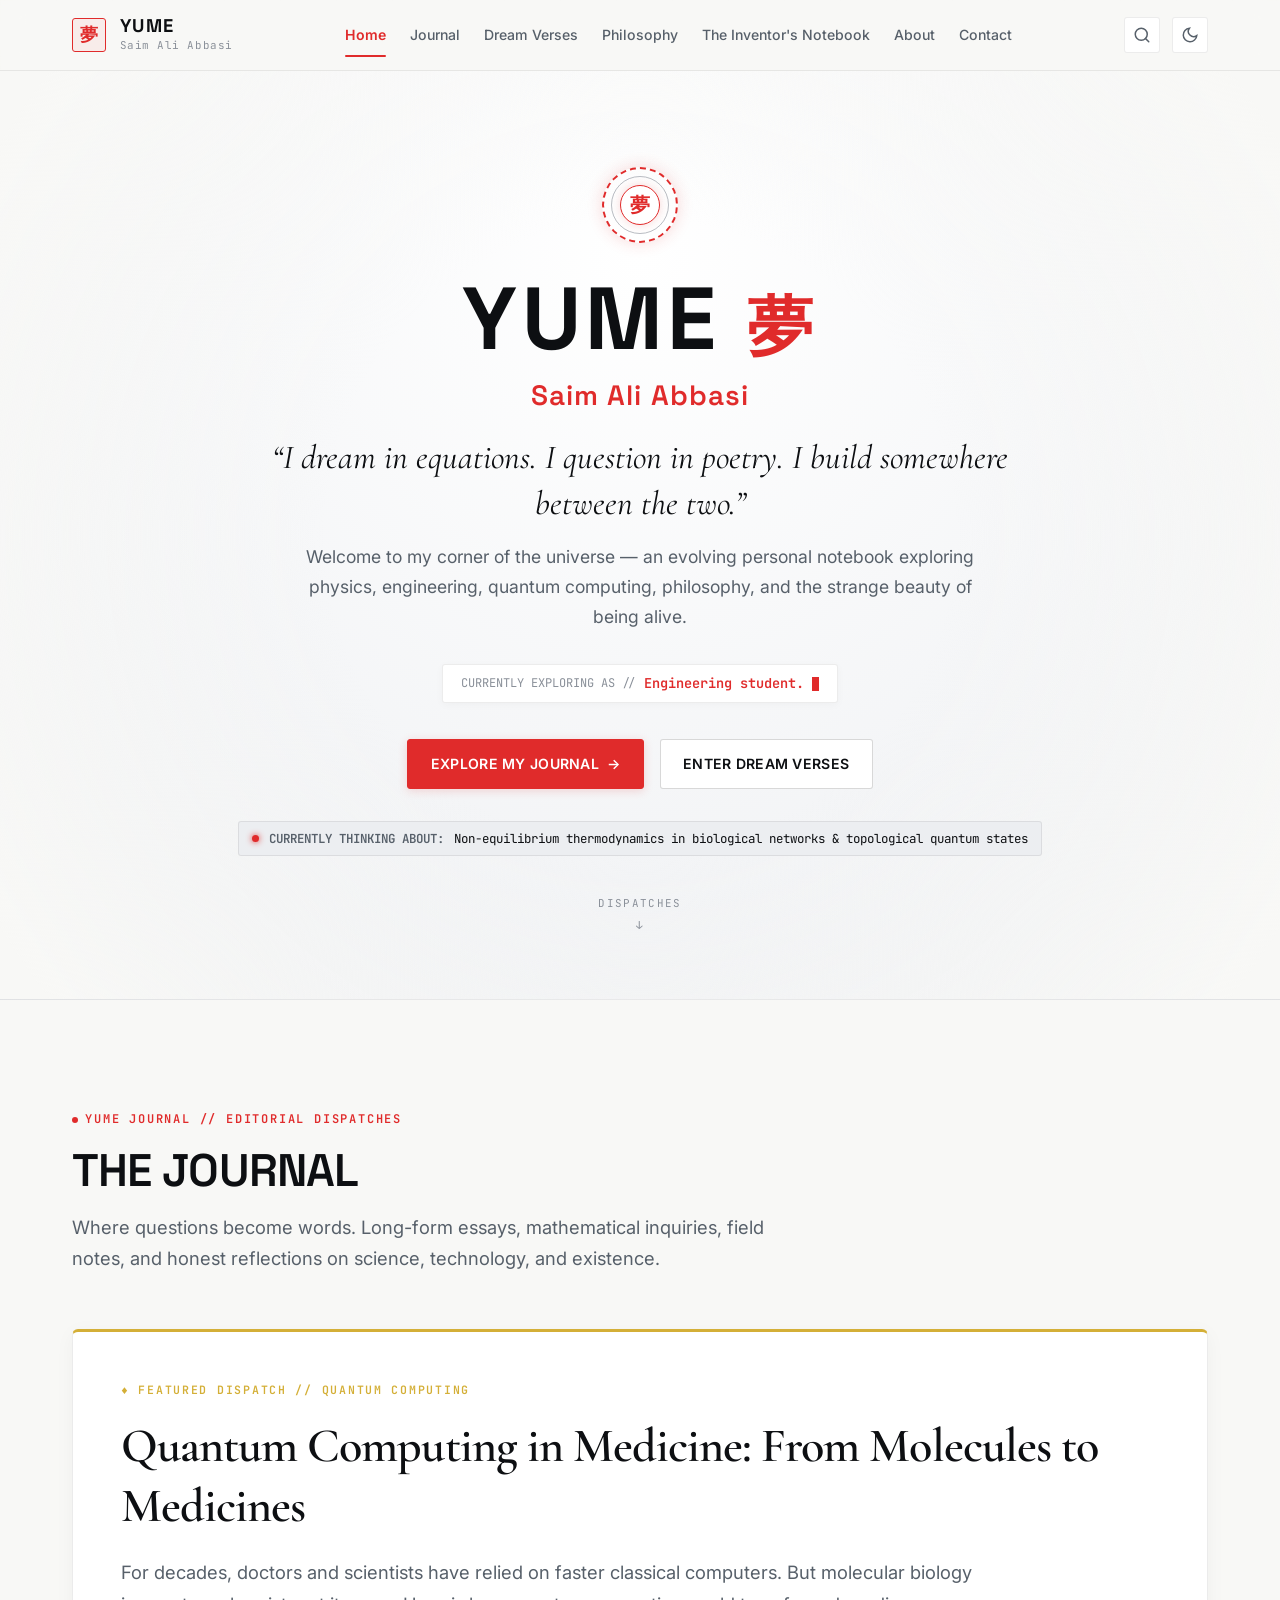
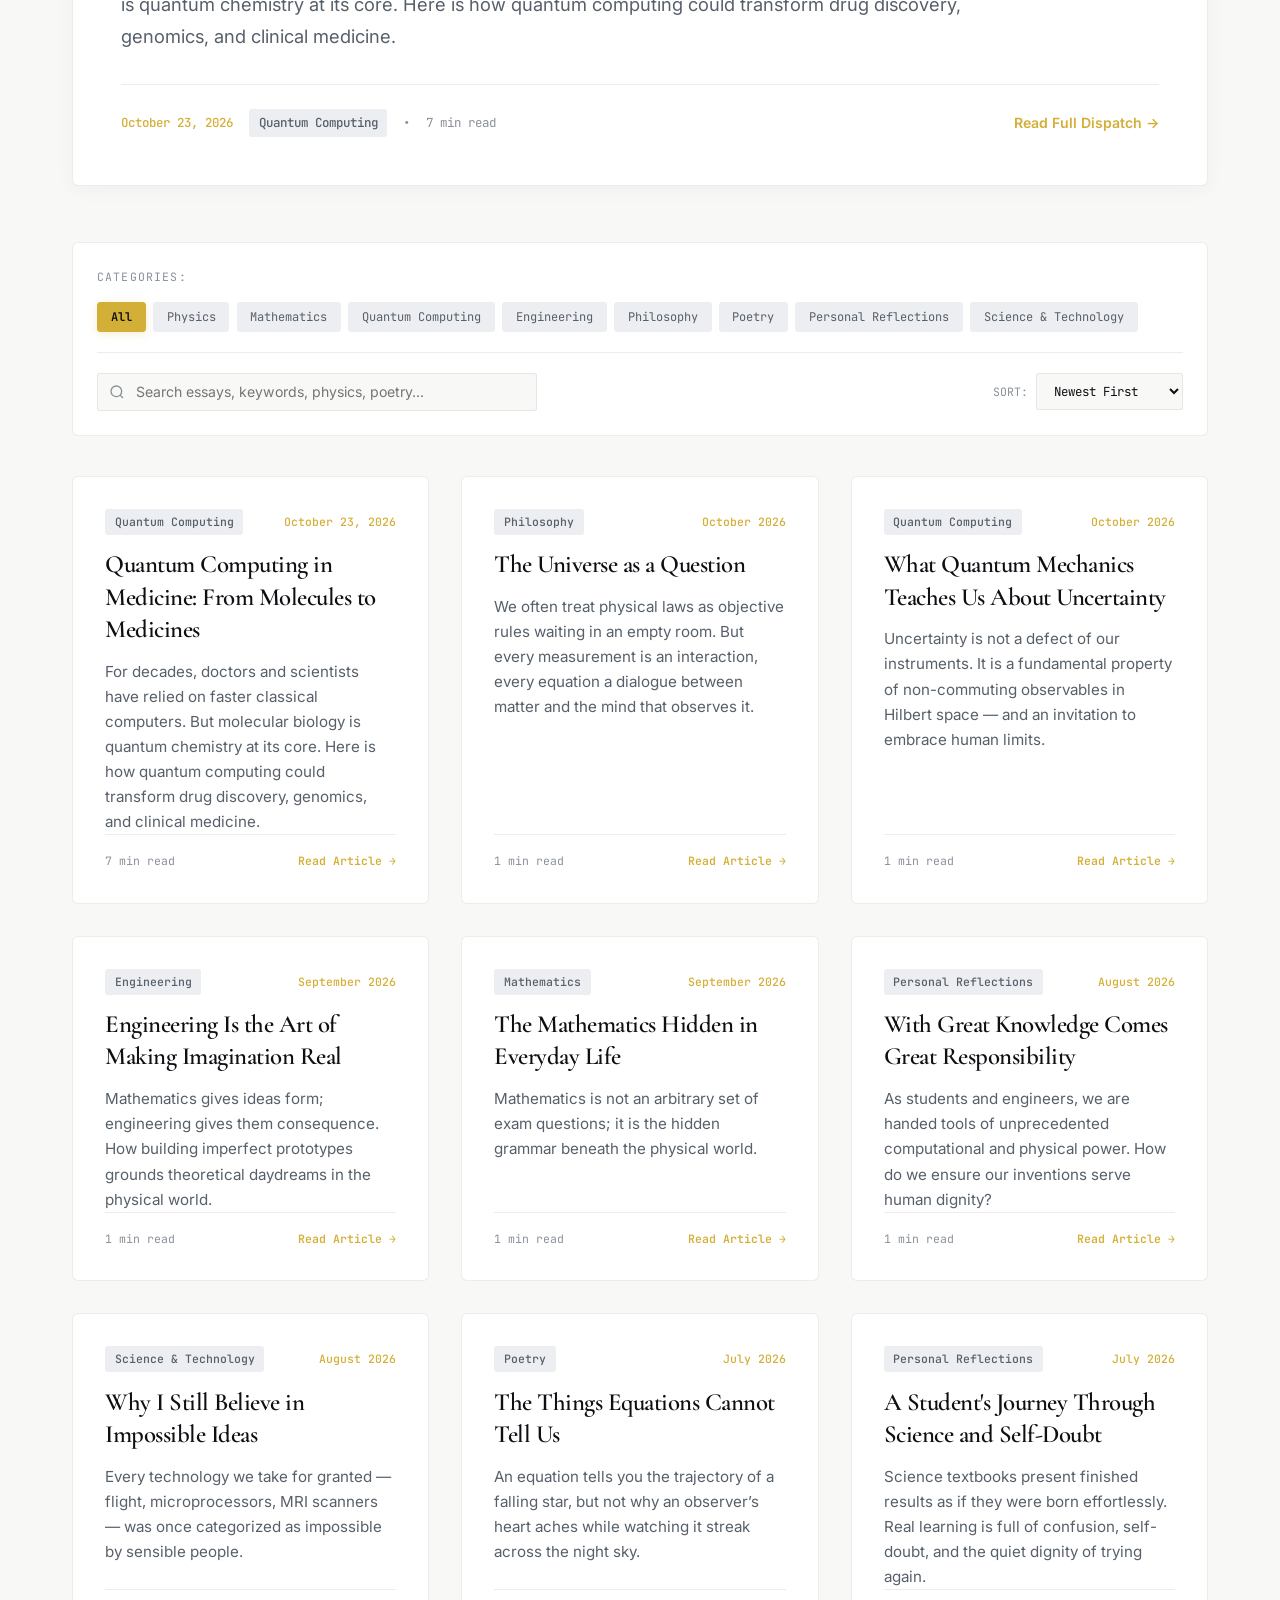
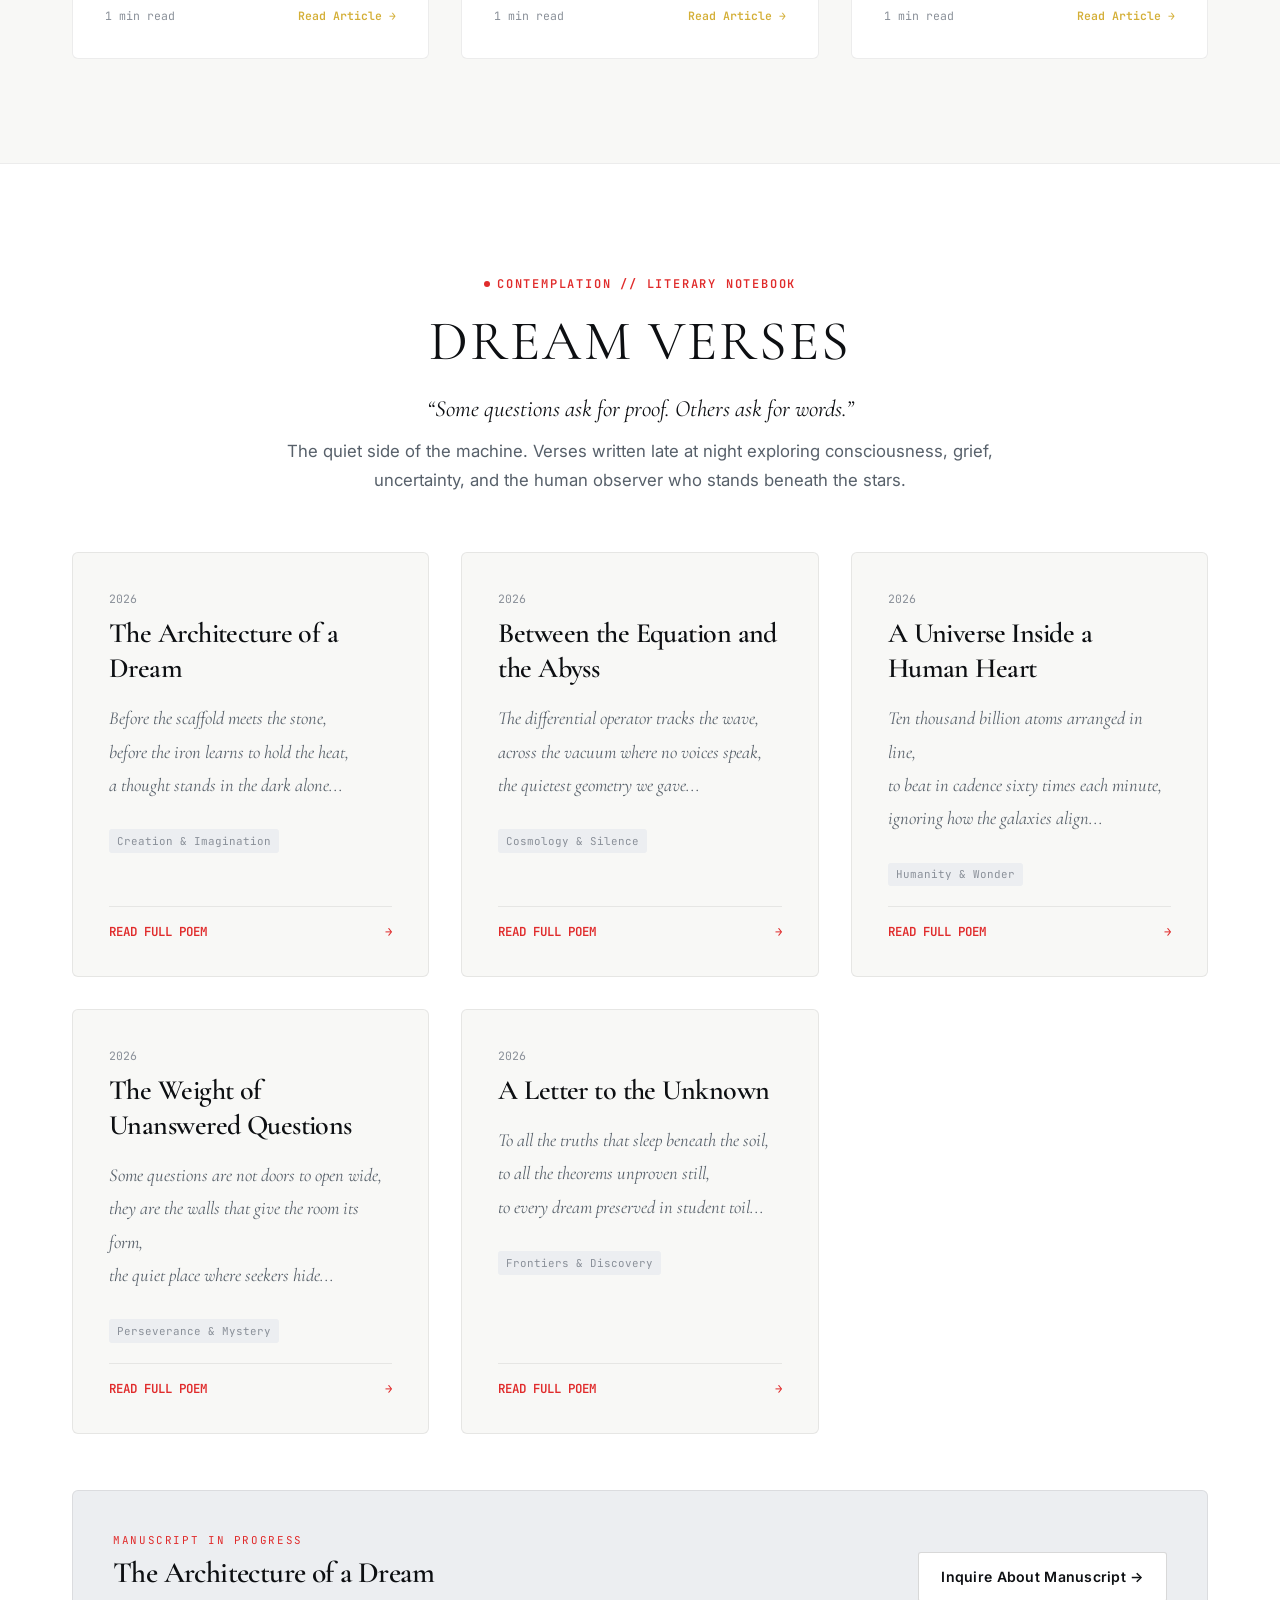
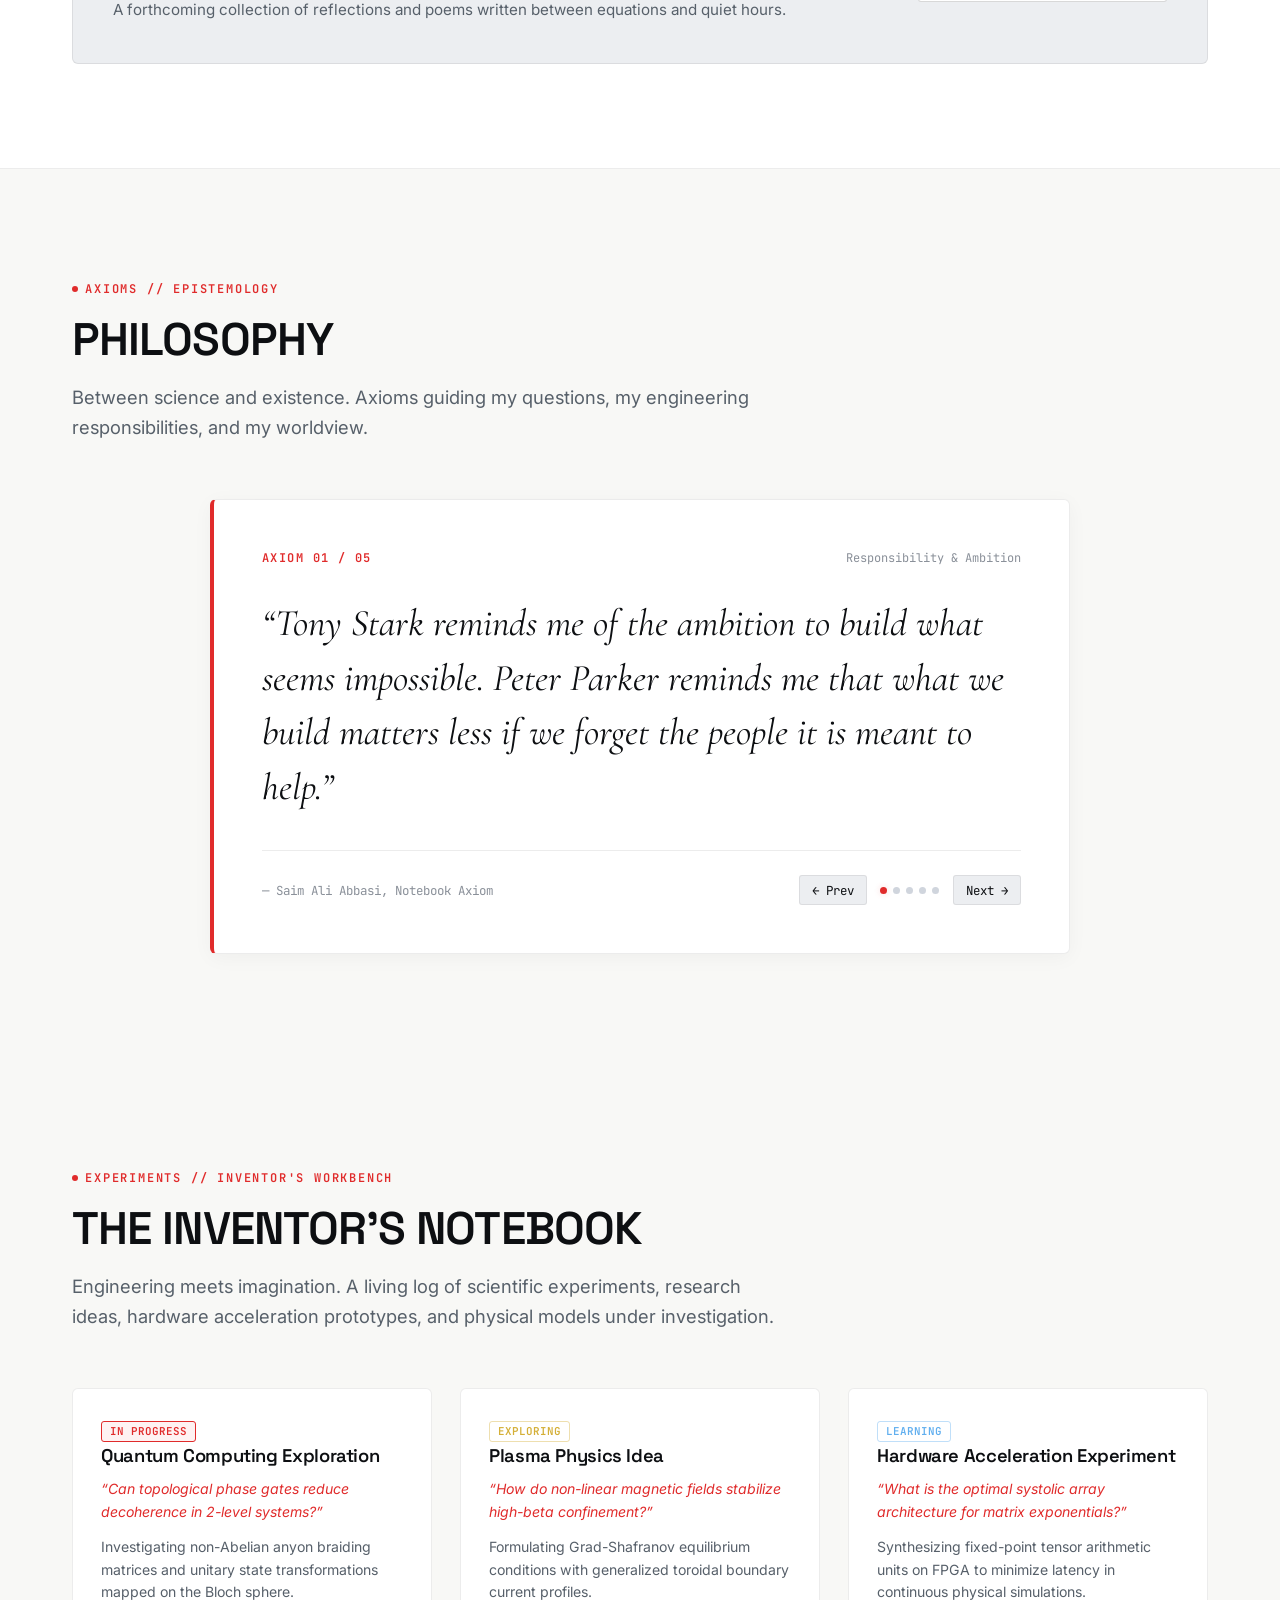
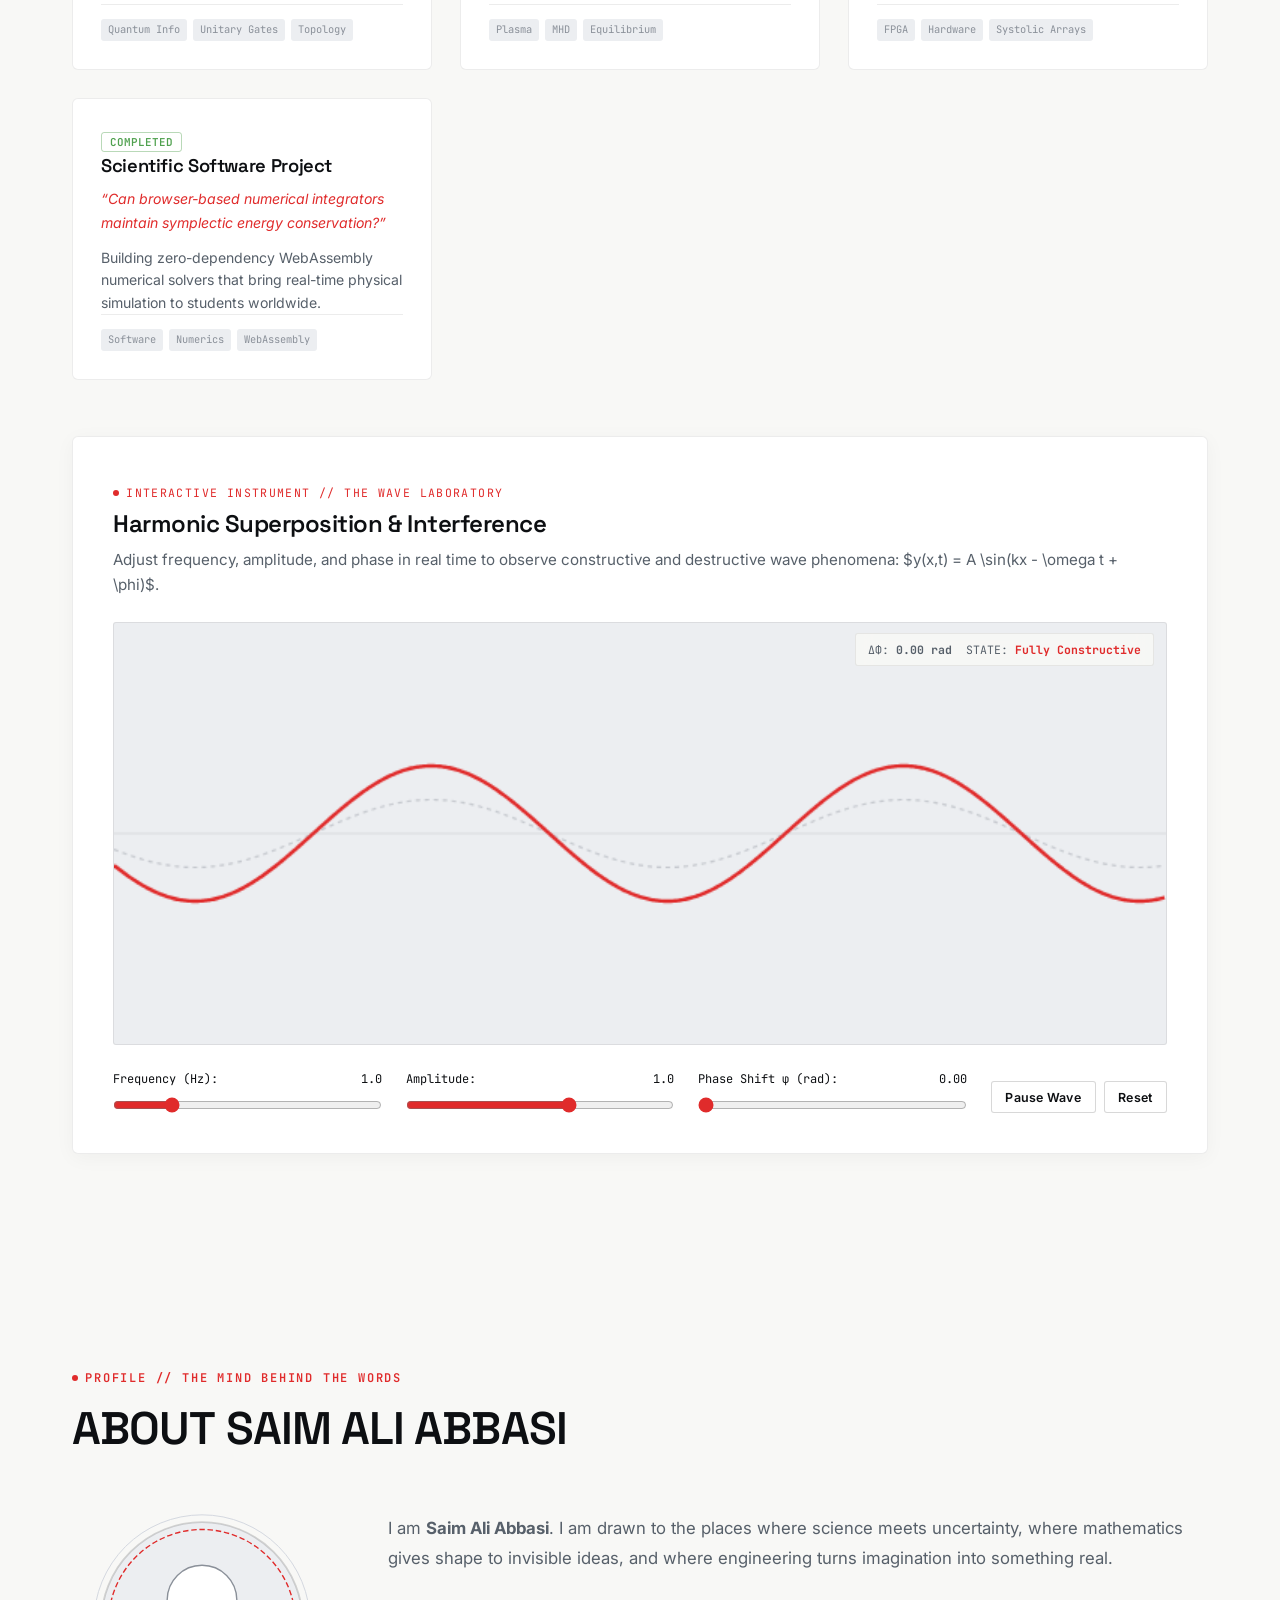
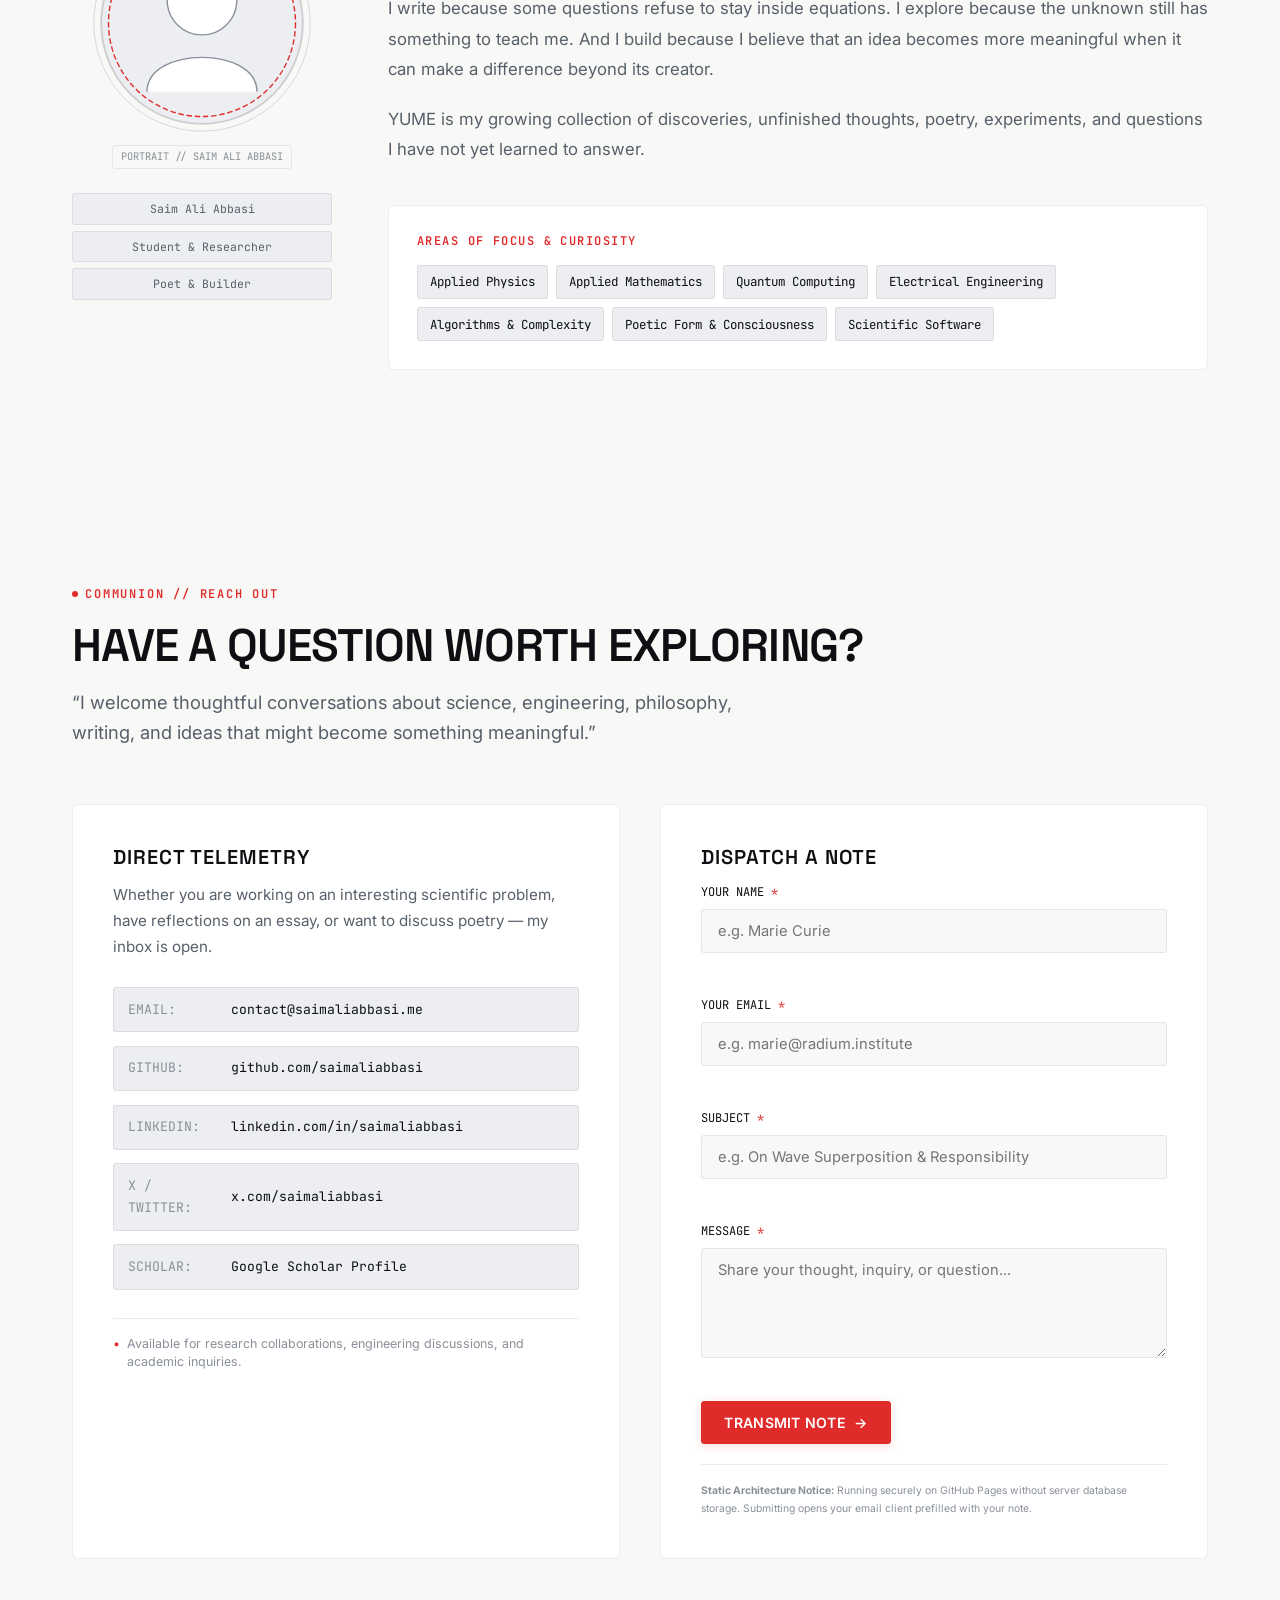
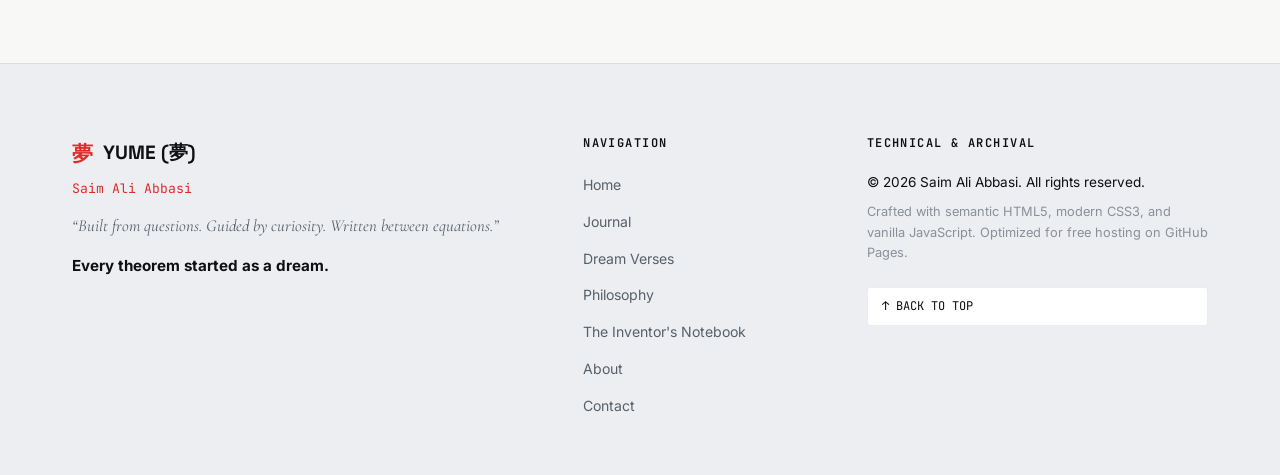
<file: blog/index.html>
<!DOCTYPE html>
<html lang="en">
<head>
  <meta charset="UTF-8">
  <meta http-equiv="refresh" content="0; url=../index.html#journal">
  <title>YUME Journal Archive — Saim Ali Abbasi</title>
  <script>window.location.replace('../index.html#journal');</script>
</head>
<body style="font-family: sans-serif; text-align: center; padding: 4rem;">
  <h2>Redirecting to YUME Journal...</h2>
  <p><a href="../index.html#journal">Click here if not redirected automatically</a></p>
</body>
</html>
</file>
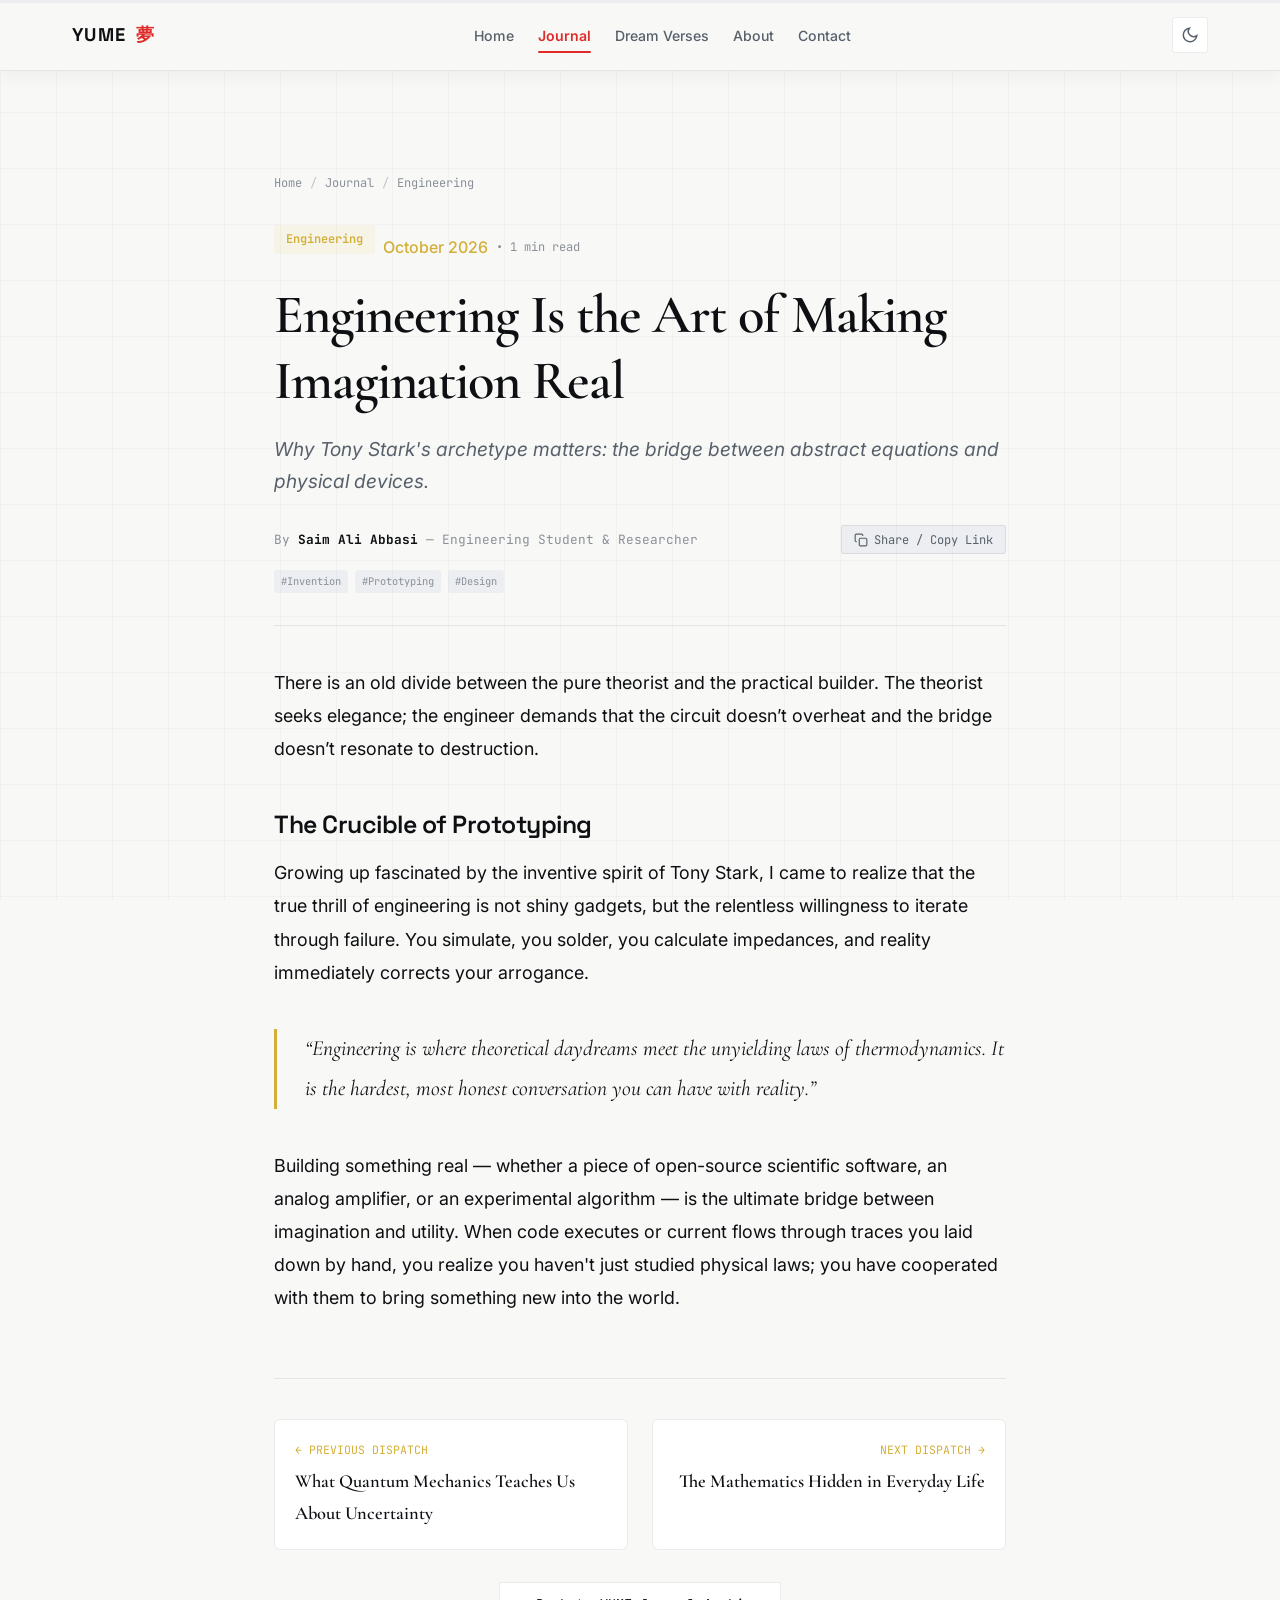
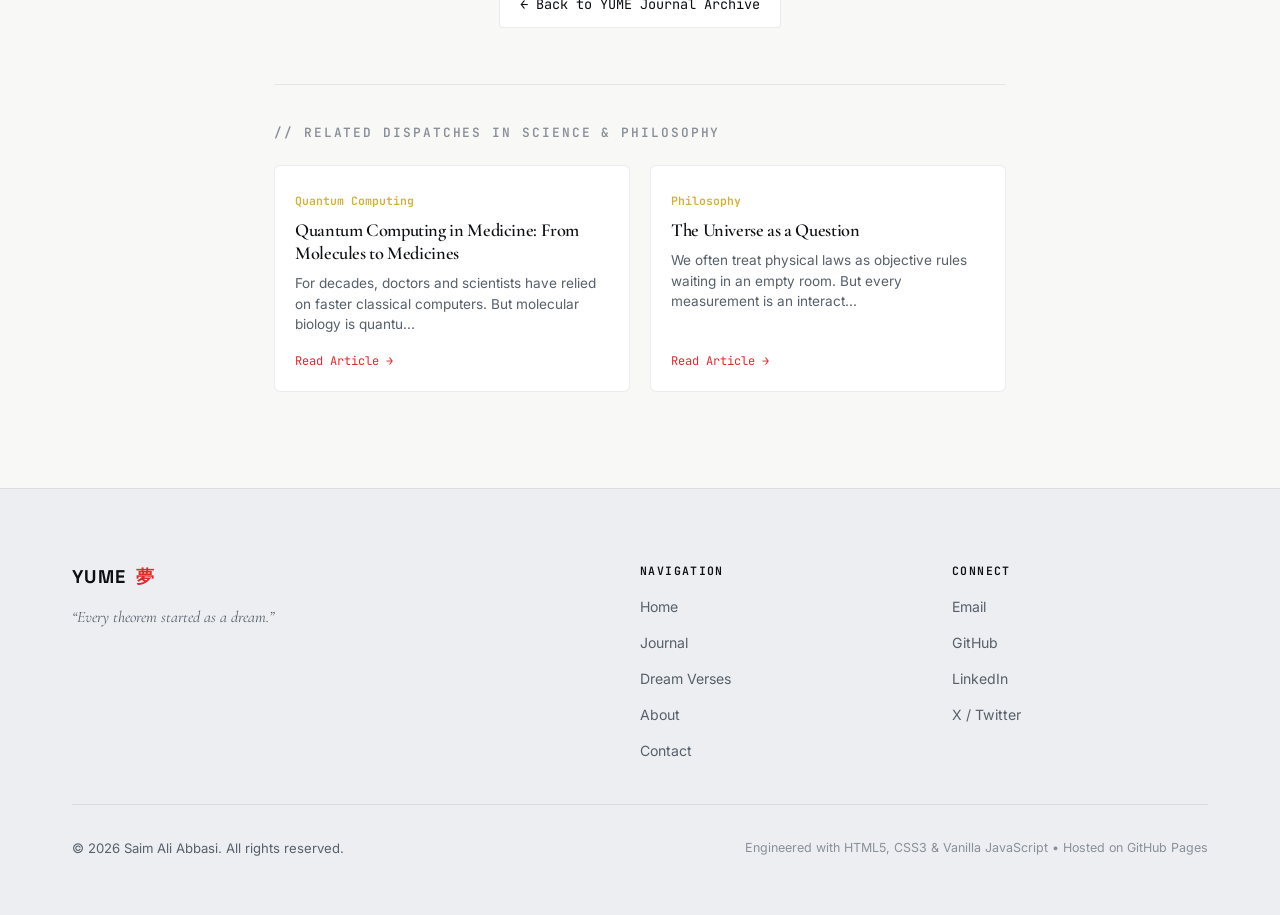
<file: blog/engineering-making-imagination-real.html>
﻿<!DOCTYPE html>
<html lang="en" data-theme="light">
<head>
  <meta charset="UTF-8">
  <meta name="viewport" content="width=device-width, initial-scale=1.0">
  <title>Engineering Is the Art of Making Imagination Real — YUME | Saim Ali Abbasi</title>
  <meta name="description" content="Mathematics gives ideas form; engineering gives them consequence. How building imperfect prototypes grounds theoretical daydreams in the physical world.">
  <meta name="author" content="Saim Ali Abbasi">
  
  <!-- Canonical and Open Graph Meta -->
  <link rel="canonical" href="https://saim-ali-abbasi.github.io/yume/blog/engineering-making-imagination-real.html">
  <meta property="og:type" content="article">
  <meta property="og:title" content="Engineering Is the Art of Making Imagination Real — YUME">
  <meta property="og:description" content="Mathematics gives ideas form; engineering gives them consequence. How building imperfect prototypes grounds theoretical daydreams in the physical world.">
  <meta property="og:url" content="https://saim-ali-abbasi.github.io/yume/blog/engineering-making-imagination-real.html">
  <meta property="og:site_name" content="YUME (夢)">
  <meta name="twitter:card" content="summary_large_image">
  <meta name="twitter:title" content="Engineering Is the Art of Making Imagination Real — YUME">
  <meta name="twitter:description" content="Mathematics gives ideas form; engineering gives them consequence. How building imperfect prototypes grounds theoretical daydreams in the physical world.">

  <!-- Favicon -->
  <link rel="icon" type="image/svg+xml" href="data:image/svg+xml,<svg xmlns='http://www.w3.org/2000/svg' viewBox='0 0 100 100'><rect width='100' height='100' rx='20' fill='%23B3121F'/><text x='50' y='68' font-size='55' font-family='serif' fill='%23FFFFFF' text-anchor='middle'>夢</text></svg>">

  <!-- Typography: Space Grotesk, Inter, Cormorant Garamond, JetBrains Mono -->
  <link rel="preconnect" href="https://fonts.googleapis.com">
  <link rel="preconnect" href="https://fonts.gstatic.com" crossorigin>
  <link href="https://fonts.googleapis.com/css2?family=Cormorant+Garamond:ital,wght@0,400;0,600;0,700;1,400;1,600&family=Inter:wght@300;400;500;600;700&family=JetBrains+Mono:wght@400;500;600&family=Space+Grotesk:wght@400;500;600;700&display=swap" rel="stylesheet">

  <!-- Stylesheet -->
  <link rel="stylesheet" href="../style.css">
</head>
<body class="theme-light article-page">

  <!-- STICKY TOP READING PROGRESS INDICATOR -->
  <div class="reading-progress-fixed" aria-hidden="true">
    <div id="reading-progress-bar" class="reading-progress-fixed-bar"></div>
  </div>

  <!-- SKIP TO MAIN LINK -->
  <a href="#article-main-content" class="skip-to-content">Skip to article content</a>

  <!-- SITE HEADER / NAVIGATION -->
  <header class="site-header scrolled" id="site-header">
    <div class="header-inner">
      <a href="../index.html" class="header-logo" aria-label="YUME Homepage">
        <span class="logo-text">YUME</span>
        <span class="logo-kanji-seal">夢</span>
      </a>

      <nav class="site-nav" id="site-nav" aria-label="Primary Navigation">
        <ul class="nav-list">
          <li><a href="../index.html" class="nav-link">Home</a></li>
          <li><a href="../index.html#journal" class="nav-link active">Journal</a></li>
          <li><a href="../index.html#verses" class="nav-link">Dream Verses</a></li>
          <li><a href="../index.html#about" class="nav-link">About</a></li>
          <li><a href="../index.html#contact" class="nav-link">Contact</a></li>
        </ul>
      </nav>

      <div class="header-actions">
        <!-- Theme Toggle -->
        <button type="button" class="theme-toggle-btn" id="theme-toggle" aria-label="Toggle Light and Dark Mode">
          <svg class="icon-sun" width="18" height="18" viewBox="0 0 24 24" fill="none" stroke="currentColor" stroke-width="2">
            <circle cx="12" cy="12" r="5"></circle>
            <line x1="12" y1="1" x2="12" y2="3"></line>
            <line x1="12" y1="21" x2="12" y2="23"></line>
            <line x1="4.22" y1="4.22" x2="5.64" y2="5.64"></line>
            <line x1="18.36" y1="18.36" x2="19.78" y2="19.78"></line>
            <line x1="1" y1="12" x2="3" y2="12"></line>
            <line x1="21" y1="12" x2="23" y2="12"></line>
            <line x1="4.22" y1="19.78" x2="5.64" y2="18.36"></line>
            <line x1="18.36" y1="5.64" x2="19.78" y2="4.22"></line>
          </svg>
          <svg class="icon-moon" width="18" height="18" viewBox="0 0 24 24" fill="none" stroke="currentColor" stroke-width="2">
            <path d="M21 12.79A9 9 0 1 1 11.21 3 7 7 0 0 0 21 12.79z"></path>
          </svg>
        </button>

        <!-- Mobile Menu Toggle -->
        <button type="button" class="mobile-toggle-btn" id="mobile-menu-toggle" aria-label="Toggle Navigation Menu" aria-expanded="false">
          <span class="hamburger-line"></span>
          <span class="hamburger-line"></span>
          <span class="hamburger-line"></span>
        </button>
      </div>
    </div>
  </header>

  <!-- MAIN ARTICLE CONTAINER -->
  <main id="article-main-content" class="article-page-main">
    <div class="article-container-narrow">
      
      <!-- BREADCRUMB NAVIGATION -->
      <nav class="article-breadcrumb-nav" aria-label="Breadcrumb">
        <a href="../index.html">Home</a>
        <span class="breadcrumb-sep">/</span>
        <a href="../index.html#journal">Journal</a>
        <span class="breadcrumb-sep">/</span>
        <span aria-current="page">Engineering</span>
      </nav>

      <!-- ARTICLE META & HEADER -->
      <header class="article-meta-header">
        <div style="display: flex; gap: 0.5rem; align-items: center; margin-bottom: 0.85rem; flex-wrap: wrap;">
          <span class="article-cat-badge">Engineering</span>
          <span class="gold-date-badge">October 2026</span>
          <span style="font-family: var(--font-mono); font-size: 0.75rem; color: var(--color-steel);">&bull; 1 min read</span>
        </div>

        <h1 class="article-standalone-title">Engineering Is the Art of Making Imagination Real</h1>
        <p class="article-standalone-excerpt">Why Tony Stark&#39;s archetype matters: the bridge between abstract equations and physical devices.</p>

        <div class="article-byline-bar">
          <div class="byline-author">
            By <strong>Saim Ali Abbasi</strong> &mdash; <span>Engineering Student & Researcher</span>
          </div>
          
          <div class="article-actions-group">
            <button type="button" class="article-copy-btn" id="copy-btn" title="Copy article link to clipboard">
              <svg width="14" height="14" viewBox="0 0 24 24" fill="none" stroke="currentColor" stroke-width="2">
                <rect x="9" y="9" width="13" height="13" rx="2" ry="2"></rect>
                <path d="M5 15H4a2 2 0 0 1-2-2V4a2 2 0 0 1 2-2h9a2 2 0 0 1 2 2v1"></path>
              </svg>
              <span id="copy-btn-text">Share / Copy Link</span>
            </button>
          </div>
        </div>

        <!-- Tags Row -->
        <div style="display: flex; gap: 0.4rem; flex-wrap: wrap; margin-top: 1rem;">
          <span class="entry-tag">#Invention</span><span class="entry-tag">#Prototyping</span><span class="entry-tag">#Design</span>
        </div>
      </header>

      <!-- ARTICLE FULL CONTENT BODY -->
      <article class="article-content-body">
        
      <p>There is an old divide between the pure theorist and the practical builder. The theorist seeks elegance; the engineer demands that the circuit doesn’t overheat and the bridge doesn’t resonate to destruction.</p>
      
      <h3>The Crucible of Prototyping</h3>
      <p>Growing up fascinated by the inventive spirit of Tony Stark, I came to realize that the true thrill of engineering is not shiny gadgets, but the relentless willingness to iterate through failure. You simulate, you solder, you calculate impedances, and reality immediately corrects your arrogance.</p>
      
      <blockquote>“Engineering is where theoretical daydreams meet the unyielding laws of thermodynamics. It is the hardest, most honest conversation you can have with reality.”</blockquote>
      
      <p>Building something real — whether a piece of open-source scientific software, an analog amplifier, or an experimental algorithm — is the ultimate bridge between imagination and utility. When code executes or current flows through traces you laid down by hand, you realize you haven't just studied physical laws; you have cooperated with them to bring something new into the world.</p>
    
      </article>

      <!-- BOTTOM NAVIGATION: PREV & NEXT ARTICLES -->
      <nav class="article-bottom-navigation" aria-label="Article pagination">
        <div class="article-nav-cards-grid">
          
            <a href="quantum-mechanics-uncertainty.html" class="nav-card-item nav-card-prev">
              <span class="nav-card-label">&larr; PREVIOUS DISPATCH</span>
              <span class="nav-card-title">What Quantum Mechanics Teaches Us About Uncertainty</span>
            </a>
          

          
            <a href="mathematics-hidden-everyday-life.html" class="nav-card-item nav-card-next" style="text-align: right;">
              <span class="nav-card-label">NEXT DISPATCH &rarr;</span>
              <span class="nav-card-title">The Mathematics Hidden in Everyday Life</span>
            </a>
          
        </div>

        <div class="back-to-journal-row">
          <a href="../index.html#journal" class="btn-back-journal">
            &larr; Back to YUME Journal Archive
          </a>
        </div>
      </nav>

      <!-- RELATED ARTICLES -->
      <section class="related-section" aria-labelledby="related-heading">
        <h3 id="related-heading" class="related-section-title">// RELATED DISPATCHES IN SCIENCE & PHILOSOPHY</h3>
        <div class="related-articles-grid">
          
            <a href="quantum-computing-in-medicine.html" class="related-article-card">
              <div>
                <span style="font-family: var(--font-mono); font-size: 0.72rem; color: var(--color-gold); font-weight: 600;">Quantum Computing</span>
                <h4 style="font-family: var(--font-serif); font-size: 1.15rem; margin: 0.4rem 0 0.5rem; color: var(--color-text-primary);">Quantum Computing in Medicine: From Molecules to Medicines</h4>
                <p style="font-size: 0.85rem; color: var(--color-text-secondary); line-height: 1.5; margin: 0;">For decades, doctors and scientists have relied on faster classical computers. But molecular biology is quantu...</p>
              </div>
              <span style="font-family: var(--font-mono); font-size: 0.75rem; color: var(--color-reactor-red); margin-top: 1rem; display: block;">Read Article &rarr;</span>
            </a>
          
            <a href="universe-as-a-question.html" class="related-article-card">
              <div>
                <span style="font-family: var(--font-mono); font-size: 0.72rem; color: var(--color-gold); font-weight: 600;">Philosophy</span>
                <h4 style="font-family: var(--font-serif); font-size: 1.15rem; margin: 0.4rem 0 0.5rem; color: var(--color-text-primary);">The Universe as a Question</h4>
                <p style="font-size: 0.85rem; color: var(--color-text-secondary); line-height: 1.5; margin: 0;">We often treat physical laws as objective rules waiting in an empty room. But every measurement is an interact...</p>
              </div>
              <span style="font-family: var(--font-mono); font-size: 0.75rem; color: var(--color-reactor-red); margin-top: 1rem; display: block;">Read Article &rarr;</span>
            </a>
          
        </div>
      </section>

    </div>
  </main>

  <!-- FOOTER -->
  <footer class="site-footer">
    <div class="footer-inner">
      <div class="footer-top-row">
        <div class="footer-brand">
          <div class="footer-logo">
            <span class="logo-text">YUME</span>
            <span class="logo-kanji-seal">夢</span>
          </div>
          <p class="footer-tagline">“Every theorem started as a dream.”</p>
        </div>
        <div class="footer-links-col">
          <span class="footer-col-title">NAVIGATION</span>
          <ul class="footer-links-list">
            <li><a href="../index.html">Home</a></li>
            <li><a href="../index.html#journal">Journal</a></li>
            <li><a href="../index.html#verses">Dream Verses</a></li>
            <li><a href="../index.html#about">About</a></li>
            <li><a href="../index.html#contact">Contact</a></li>
          </ul>
        </div>
        <div class="footer-links-col">
          <span class="footer-col-title">CONNECT</span>
          <ul class="footer-links-list">
            <li><a href="mailto:contact@saimaliabbasi.me">Email</a></li>
            <li><a href="https://github.com/saimaliabbasi" target="_blank" rel="noopener noreferrer">GitHub</a></li>
            <li><a href="https://linkedin.com/in/saimaliabbasi" target="_blank" rel="noopener noreferrer">LinkedIn</a></li>
            <li><a href="https://x.com/saimaliabbasi" target="_blank" rel="noopener noreferrer">X / Twitter</a></li>
          </ul>
        </div>
      </div>
      <div class="footer-bottom-row">
        <p class="footer-copy">&copy; 2026 Saim Ali Abbasi. All rights reserved.</p>
        <p class="footer-built">Engineered with HTML5, CSS3 &amp; Vanilla JavaScript &bull; Hosted on GitHub Pages</p>
      </div>
    </div>
  </footer>

  <!-- STANDALONE ARTICLE SCRIPT -->
  <script>
    // Theme Management
    (function() {
      const root = document.documentElement;
      const toggle = document.getElementById('theme-toggle');
      const savedTheme = localStorage.getItem('yume_blog_theme') || 'light';
      
      function setTheme(t) {
        root.setAttribute('data-theme', t);
        document.body.className = 'article-page theme-' + t;
        localStorage.setItem('yume_blog_theme', t);
      }
      
      setTheme(savedTheme);
      
      if (toggle) {
        toggle.addEventListener('click', function() {
          const current = root.getAttribute('data-theme') || 'light';
          setTheme(current === 'light' ? 'dark' : 'light');
        });
      }

      // Mobile Menu Toggle
      const mobileBtn = document.getElementById('mobile-menu-toggle');
      const nav = document.getElementById('site-nav');
      if (mobileBtn && nav) {
        mobileBtn.addEventListener('click', function() {
          const open = nav.classList.toggle('open');
          mobileBtn.setAttribute('aria-expanded', String(open));
        });
      }

      // Reading Progress Bar
      const progressBar = document.getElementById('reading-progress-bar');
      window.addEventListener('scroll', function() {
        const docElem = document.documentElement;
        const totalHeight = docElem.scrollHeight - docElem.clientHeight;
        const progress = totalHeight > 0 ? (window.scrollY / totalHeight) * 100 : 0;
        if (progressBar) progressBar.style.width = Math.min(100, Math.max(0, progress)) + '%';
      }, { passive: true });

      // Share / Copy Link
      const copyBtn = document.getElementById('copy-btn');
      const copyText = document.getElementById('copy-btn-text');
      if (copyBtn) {
        copyBtn.addEventListener('click', function() {
          const url = window.location.href;
          if (navigator.clipboard) {
            navigator.clipboard.writeText(url).then(function() {
              copyText.textContent = "Link Copied!";
              setTimeout(function() { copyText.textContent = "Share / Copy Link"; }, 2200);
            }).catch(function() {
              fallbackCopy(url);
            });
          } else {
            fallbackCopy(url);
          }
        });
      }

      function fallbackCopy(text) {
        const input = document.createElement('input');
        input.value = text;
        document.body.appendChild(input);
        input.select();
        try {
          document.execCommand('copy');
          copyText.textContent = "Link Copied!";
          setTimeout(function() { copyText.textContent = "Share / Copy Link"; }, 2200);
        } catch (e) {
          copyText.textContent = "Press Ctrl+C to copy";
        }
        document.body.removeChild(input);
      }
    })();
  </script>
</body>
</html>
</file>
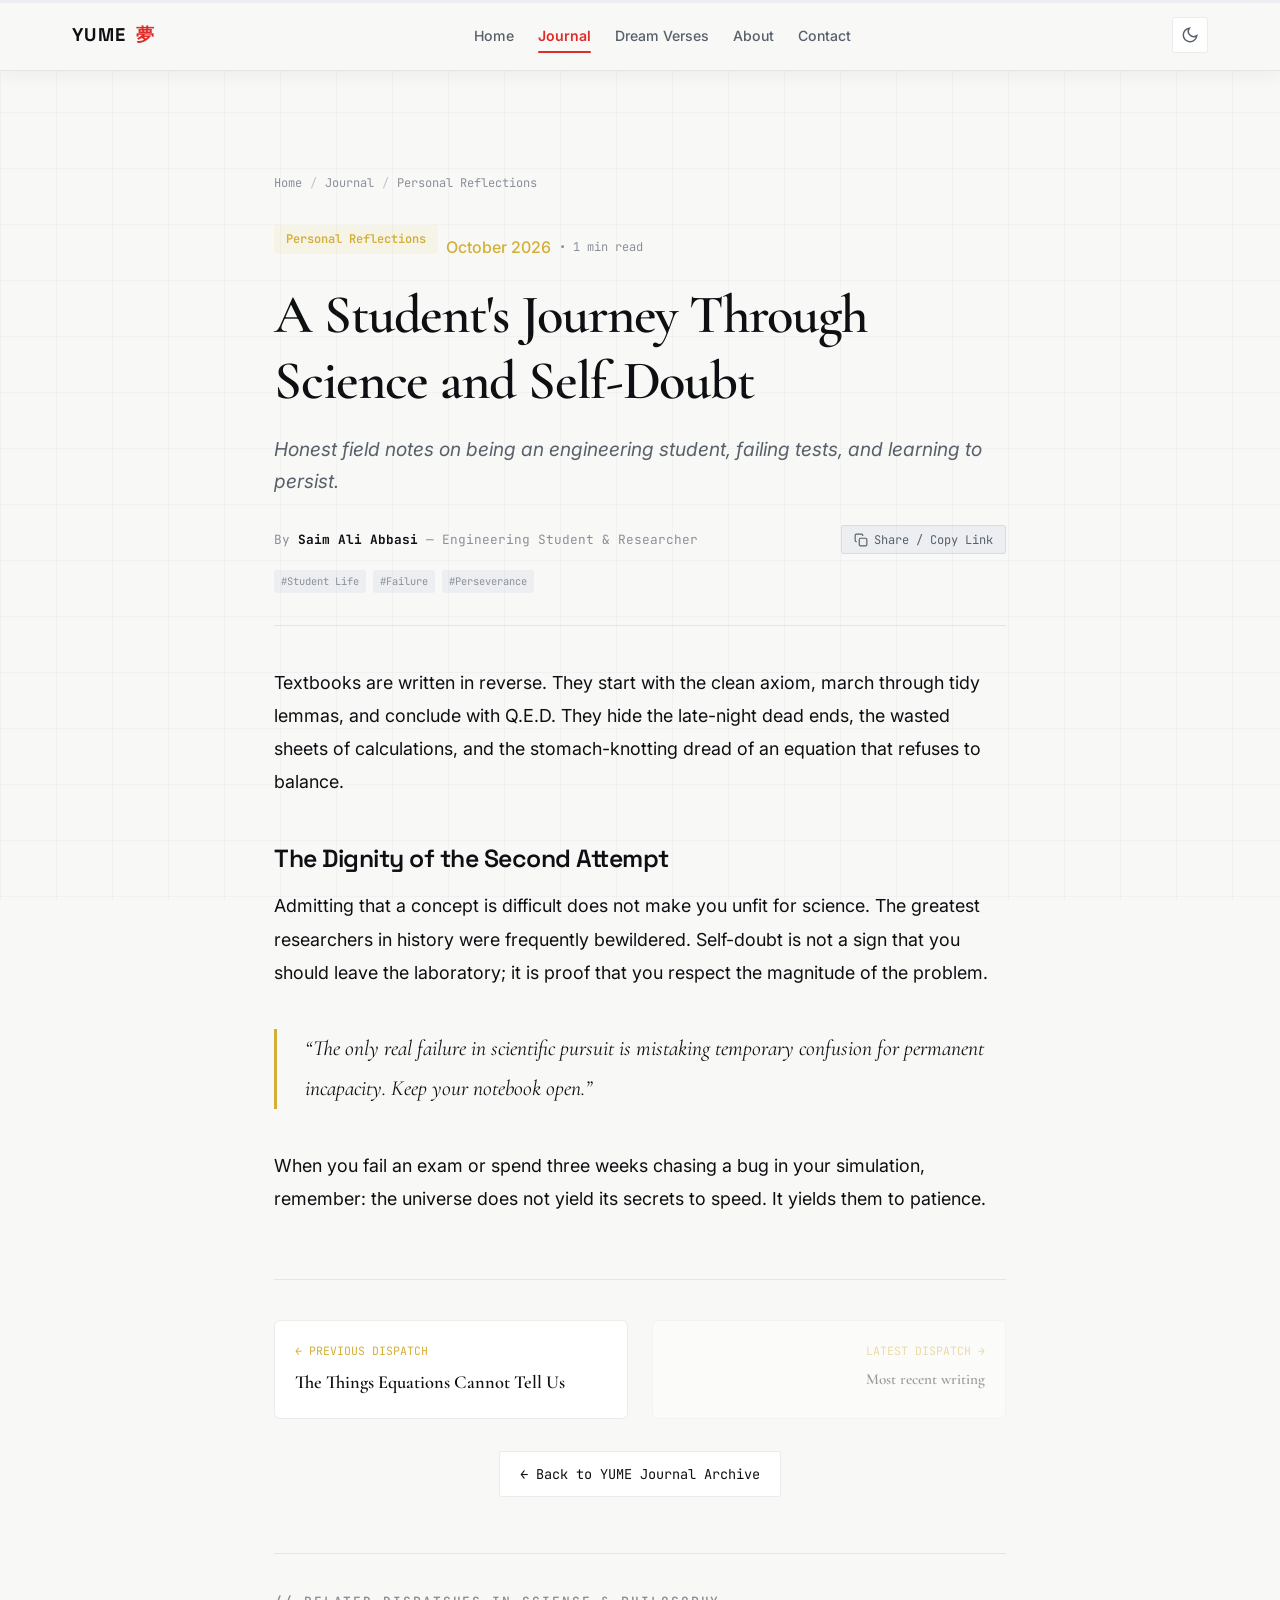
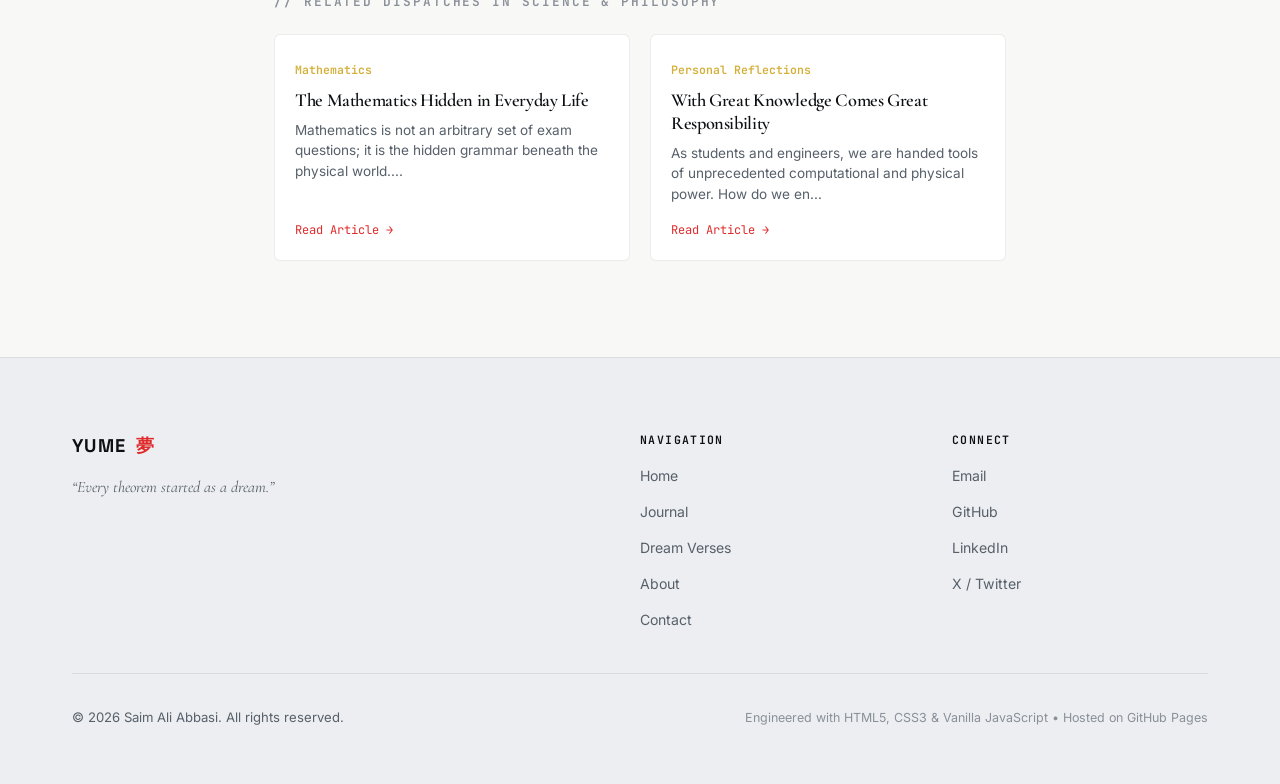
<file: blog/journey-through-science-and-self-doubt.html>
﻿<!DOCTYPE html>
<html lang="en" data-theme="light">
<head>
  <meta charset="UTF-8">
  <meta name="viewport" content="width=device-width, initial-scale=1.0">
  <title>A Student&#39;s Journey Through Science and Self-Doubt — YUME | Saim Ali Abbasi</title>
  <meta name="description" content="Science textbooks present finished results as if they were born effortlessly. Real learning is full of confusion, self-doubt, and the quiet dignity of trying again.">
  <meta name="author" content="Saim Ali Abbasi">
  
  <!-- Canonical and Open Graph Meta -->
  <link rel="canonical" href="https://saim-ali-abbasi.github.io/yume/blog/journey-through-science-and-self-doubt.html">
  <meta property="og:type" content="article">
  <meta property="og:title" content="A Student&#39;s Journey Through Science and Self-Doubt — YUME">
  <meta property="og:description" content="Science textbooks present finished results as if they were born effortlessly. Real learning is full of confusion, self-doubt, and the quiet dignity of trying again.">
  <meta property="og:url" content="https://saim-ali-abbasi.github.io/yume/blog/journey-through-science-and-self-doubt.html">
  <meta property="og:site_name" content="YUME (夢)">
  <meta name="twitter:card" content="summary_large_image">
  <meta name="twitter:title" content="A Student&#39;s Journey Through Science and Self-Doubt — YUME">
  <meta name="twitter:description" content="Science textbooks present finished results as if they were born effortlessly. Real learning is full of confusion, self-doubt, and the quiet dignity of trying again.">

  <!-- Favicon -->
  <link rel="icon" type="image/svg+xml" href="data:image/svg+xml,<svg xmlns='http://www.w3.org/2000/svg' viewBox='0 0 100 100'><rect width='100' height='100' rx='20' fill='%23B3121F'/><text x='50' y='68' font-size='55' font-family='serif' fill='%23FFFFFF' text-anchor='middle'>夢</text></svg>">

  <!-- Typography: Space Grotesk, Inter, Cormorant Garamond, JetBrains Mono -->
  <link rel="preconnect" href="https://fonts.googleapis.com">
  <link rel="preconnect" href="https://fonts.gstatic.com" crossorigin>
  <link href="https://fonts.googleapis.com/css2?family=Cormorant+Garamond:ital,wght@0,400;0,600;0,700;1,400;1,600&family=Inter:wght@300;400;500;600;700&family=JetBrains+Mono:wght@400;500;600&family=Space+Grotesk:wght@400;500;600;700&display=swap" rel="stylesheet">

  <!-- Stylesheet -->
  <link rel="stylesheet" href="../style.css">
</head>
<body class="theme-light article-page">

  <!-- STICKY TOP READING PROGRESS INDICATOR -->
  <div class="reading-progress-fixed" aria-hidden="true">
    <div id="reading-progress-bar" class="reading-progress-fixed-bar"></div>
  </div>

  <!-- SKIP TO MAIN LINK -->
  <a href="#article-main-content" class="skip-to-content">Skip to article content</a>

  <!-- SITE HEADER / NAVIGATION -->
  <header class="site-header scrolled" id="site-header">
    <div class="header-inner">
      <a href="../index.html" class="header-logo" aria-label="YUME Homepage">
        <span class="logo-text">YUME</span>
        <span class="logo-kanji-seal">夢</span>
      </a>

      <nav class="site-nav" id="site-nav" aria-label="Primary Navigation">
        <ul class="nav-list">
          <li><a href="../index.html" class="nav-link">Home</a></li>
          <li><a href="../index.html#journal" class="nav-link active">Journal</a></li>
          <li><a href="../index.html#verses" class="nav-link">Dream Verses</a></li>
          <li><a href="../index.html#about" class="nav-link">About</a></li>
          <li><a href="../index.html#contact" class="nav-link">Contact</a></li>
        </ul>
      </nav>

      <div class="header-actions">
        <!-- Theme Toggle -->
        <button type="button" class="theme-toggle-btn" id="theme-toggle" aria-label="Toggle Light and Dark Mode">
          <svg class="icon-sun" width="18" height="18" viewBox="0 0 24 24" fill="none" stroke="currentColor" stroke-width="2">
            <circle cx="12" cy="12" r="5"></circle>
            <line x1="12" y1="1" x2="12" y2="3"></line>
            <line x1="12" y1="21" x2="12" y2="23"></line>
            <line x1="4.22" y1="4.22" x2="5.64" y2="5.64"></line>
            <line x1="18.36" y1="18.36" x2="19.78" y2="19.78"></line>
            <line x1="1" y1="12" x2="3" y2="12"></line>
            <line x1="21" y1="12" x2="23" y2="12"></line>
            <line x1="4.22" y1="19.78" x2="5.64" y2="18.36"></line>
            <line x1="18.36" y1="5.64" x2="19.78" y2="4.22"></line>
          </svg>
          <svg class="icon-moon" width="18" height="18" viewBox="0 0 24 24" fill="none" stroke="currentColor" stroke-width="2">
            <path d="M21 12.79A9 9 0 1 1 11.21 3 7 7 0 0 0 21 12.79z"></path>
          </svg>
        </button>

        <!-- Mobile Menu Toggle -->
        <button type="button" class="mobile-toggle-btn" id="mobile-menu-toggle" aria-label="Toggle Navigation Menu" aria-expanded="false">
          <span class="hamburger-line"></span>
          <span class="hamburger-line"></span>
          <span class="hamburger-line"></span>
        </button>
      </div>
    </div>
  </header>

  <!-- MAIN ARTICLE CONTAINER -->
  <main id="article-main-content" class="article-page-main">
    <div class="article-container-narrow">
      
      <!-- BREADCRUMB NAVIGATION -->
      <nav class="article-breadcrumb-nav" aria-label="Breadcrumb">
        <a href="../index.html">Home</a>
        <span class="breadcrumb-sep">/</span>
        <a href="../index.html#journal">Journal</a>
        <span class="breadcrumb-sep">/</span>
        <span aria-current="page">Personal Reflections</span>
      </nav>

      <!-- ARTICLE META & HEADER -->
      <header class="article-meta-header">
        <div style="display: flex; gap: 0.5rem; align-items: center; margin-bottom: 0.85rem; flex-wrap: wrap;">
          <span class="article-cat-badge">Personal Reflections</span>
          <span class="gold-date-badge">October 2026</span>
          <span style="font-family: var(--font-mono); font-size: 0.75rem; color: var(--color-steel);">&bull; 1 min read</span>
        </div>

        <h1 class="article-standalone-title">A Student&#39;s Journey Through Science and Self-Doubt</h1>
        <p class="article-standalone-excerpt">Honest field notes on being an engineering student, failing tests, and learning to persist.</p>

        <div class="article-byline-bar">
          <div class="byline-author">
            By <strong>Saim Ali Abbasi</strong> &mdash; <span>Engineering Student & Researcher</span>
          </div>
          
          <div class="article-actions-group">
            <button type="button" class="article-copy-btn" id="copy-btn" title="Copy article link to clipboard">
              <svg width="14" height="14" viewBox="0 0 24 24" fill="none" stroke="currentColor" stroke-width="2">
                <rect x="9" y="9" width="13" height="13" rx="2" ry="2"></rect>
                <path d="M5 15H4a2 2 0 0 1-2-2V4a2 2 0 0 1 2-2h9a2 2 0 0 1 2 2v1"></path>
              </svg>
              <span id="copy-btn-text">Share / Copy Link</span>
            </button>
          </div>
        </div>

        <!-- Tags Row -->
        <div style="display: flex; gap: 0.4rem; flex-wrap: wrap; margin-top: 1rem;">
          <span class="entry-tag">#Student Life</span><span class="entry-tag">#Failure</span><span class="entry-tag">#Perseverance</span>
        </div>
      </header>

      <!-- ARTICLE FULL CONTENT BODY -->
      <article class="article-content-body">
        
      <p>Textbooks are written in reverse. They start with the clean axiom, march through tidy lemmas, and conclude with Q.E.D. They hide the late-night dead ends, the wasted sheets of calculations, and the stomach-knotting dread of an equation that refuses to balance.</p>
      
      <h3>The Dignity of the Second Attempt</h3>
      <p>Admitting that a concept is difficult does not make you unfit for science. The greatest researchers in history were frequently bewildered. Self-doubt is not a sign that you should leave the laboratory; it is proof that you respect the magnitude of the problem.</p>
      
      <blockquote>“The only real failure in scientific pursuit is mistaking temporary confusion for permanent incapacity. Keep your notebook open.”</blockquote>
      
      <p>When you fail an exam or spend three weeks chasing a bug in your simulation, remember: the universe does not yield its secrets to speed. It yields them to patience.</p>
    
      </article>

      <!-- BOTTOM NAVIGATION: PREV & NEXT ARTICLES -->
      <nav class="article-bottom-navigation" aria-label="Article pagination">
        <div class="article-nav-cards-grid">
          
            <a href="things-equations-cannot-tell-us.html" class="nav-card-item nav-card-prev">
              <span class="nav-card-label">&larr; PREVIOUS DISPATCH</span>
              <span class="nav-card-title">The Things Equations Cannot Tell Us</span>
            </a>
          

          
            <div class="nav-card-item" style="text-align: right; opacity: 0.4; cursor: default;">
              <span class="nav-card-label">LATEST DISPATCH &rarr;</span>
              <span class="nav-card-title" style="font-size: 0.95rem;">Most recent writing</span>
            </div>
          
        </div>

        <div class="back-to-journal-row">
          <a href="../index.html#journal" class="btn-back-journal">
            &larr; Back to YUME Journal Archive
          </a>
        </div>
      </nav>

      <!-- RELATED ARTICLES -->
      <section class="related-section" aria-labelledby="related-heading">
        <h3 id="related-heading" class="related-section-title">// RELATED DISPATCHES IN SCIENCE & PHILOSOPHY</h3>
        <div class="related-articles-grid">
          
            <a href="mathematics-hidden-everyday-life.html" class="related-article-card">
              <div>
                <span style="font-family: var(--font-mono); font-size: 0.72rem; color: var(--color-gold); font-weight: 600;">Mathematics</span>
                <h4 style="font-family: var(--font-serif); font-size: 1.15rem; margin: 0.4rem 0 0.5rem; color: var(--color-text-primary);">The Mathematics Hidden in Everyday Life</h4>
                <p style="font-size: 0.85rem; color: var(--color-text-secondary); line-height: 1.5; margin: 0;">Mathematics is not an arbitrary set of exam questions; it is the hidden grammar beneath the physical world....</p>
              </div>
              <span style="font-family: var(--font-mono); font-size: 0.75rem; color: var(--color-reactor-red); margin-top: 1rem; display: block;">Read Article &rarr;</span>
            </a>
          
            <a href="knowledge-and-responsibility.html" class="related-article-card">
              <div>
                <span style="font-family: var(--font-mono); font-size: 0.72rem; color: var(--color-gold); font-weight: 600;">Personal Reflections</span>
                <h4 style="font-family: var(--font-serif); font-size: 1.15rem; margin: 0.4rem 0 0.5rem; color: var(--color-text-primary);">With Great Knowledge Comes Great Responsibility</h4>
                <p style="font-size: 0.85rem; color: var(--color-text-secondary); line-height: 1.5; margin: 0;">As students and engineers, we are handed tools of unprecedented computational and physical power. How do we en...</p>
              </div>
              <span style="font-family: var(--font-mono); font-size: 0.75rem; color: var(--color-reactor-red); margin-top: 1rem; display: block;">Read Article &rarr;</span>
            </a>
          
        </div>
      </section>

    </div>
  </main>

  <!-- FOOTER -->
  <footer class="site-footer">
    <div class="footer-inner">
      <div class="footer-top-row">
        <div class="footer-brand">
          <div class="footer-logo">
            <span class="logo-text">YUME</span>
            <span class="logo-kanji-seal">夢</span>
          </div>
          <p class="footer-tagline">“Every theorem started as a dream.”</p>
        </div>
        <div class="footer-links-col">
          <span class="footer-col-title">NAVIGATION</span>
          <ul class="footer-links-list">
            <li><a href="../index.html">Home</a></li>
            <li><a href="../index.html#journal">Journal</a></li>
            <li><a href="../index.html#verses">Dream Verses</a></li>
            <li><a href="../index.html#about">About</a></li>
            <li><a href="../index.html#contact">Contact</a></li>
          </ul>
        </div>
        <div class="footer-links-col">
          <span class="footer-col-title">CONNECT</span>
          <ul class="footer-links-list">
            <li><a href="mailto:contact@saimaliabbasi.me">Email</a></li>
            <li><a href="https://github.com/saimaliabbasi" target="_blank" rel="noopener noreferrer">GitHub</a></li>
            <li><a href="https://linkedin.com/in/saimaliabbasi" target="_blank" rel="noopener noreferrer">LinkedIn</a></li>
            <li><a href="https://x.com/saimaliabbasi" target="_blank" rel="noopener noreferrer">X / Twitter</a></li>
          </ul>
        </div>
      </div>
      <div class="footer-bottom-row">
        <p class="footer-copy">&copy; 2026 Saim Ali Abbasi. All rights reserved.</p>
        <p class="footer-built">Engineered with HTML5, CSS3 &amp; Vanilla JavaScript &bull; Hosted on GitHub Pages</p>
      </div>
    </div>
  </footer>

  <!-- STANDALONE ARTICLE SCRIPT -->
  <script>
    // Theme Management
    (function() {
      const root = document.documentElement;
      const toggle = document.getElementById('theme-toggle');
      const savedTheme = localStorage.getItem('yume_blog_theme') || 'light';
      
      function setTheme(t) {
        root.setAttribute('data-theme', t);
        document.body.className = 'article-page theme-' + t;
        localStorage.setItem('yume_blog_theme', t);
      }
      
      setTheme(savedTheme);
      
      if (toggle) {
        toggle.addEventListener('click', function() {
          const current = root.getAttribute('data-theme') || 'light';
          setTheme(current === 'light' ? 'dark' : 'light');
        });
      }

      // Mobile Menu Toggle
      const mobileBtn = document.getElementById('mobile-menu-toggle');
      const nav = document.getElementById('site-nav');
      if (mobileBtn && nav) {
        mobileBtn.addEventListener('click', function() {
          const open = nav.classList.toggle('open');
          mobileBtn.setAttribute('aria-expanded', String(open));
        });
      }

      // Reading Progress Bar
      const progressBar = document.getElementById('reading-progress-bar');
      window.addEventListener('scroll', function() {
        const docElem = document.documentElement;
        const totalHeight = docElem.scrollHeight - docElem.clientHeight;
        const progress = totalHeight > 0 ? (window.scrollY / totalHeight) * 100 : 0;
        if (progressBar) progressBar.style.width = Math.min(100, Math.max(0, progress)) + '%';
      }, { passive: true });

      // Share / Copy Link
      const copyBtn = document.getElementById('copy-btn');
      const copyText = document.getElementById('copy-btn-text');
      if (copyBtn) {
        copyBtn.addEventListener('click', function() {
          const url = window.location.href;
          if (navigator.clipboard) {
            navigator.clipboard.writeText(url).then(function() {
              copyText.textContent = "Link Copied!";
              setTimeout(function() { copyText.textContent = "Share / Copy Link"; }, 2200);
            }).catch(function() {
              fallbackCopy(url);
            });
          } else {
            fallbackCopy(url);
          }
        });
      }

      function fallbackCopy(text) {
        const input = document.createElement('input');
        input.value = text;
        document.body.appendChild(input);
        input.select();
        try {
          document.execCommand('copy');
          copyText.textContent = "Link Copied!";
          setTimeout(function() { copyText.textContent = "Share / Copy Link"; }, 2200);
        } catch (e) {
          copyText.textContent = "Press Ctrl+C to copy";
        }
        document.body.removeChild(input);
      }
    })();
  </script>
</body>
</html>
</file>
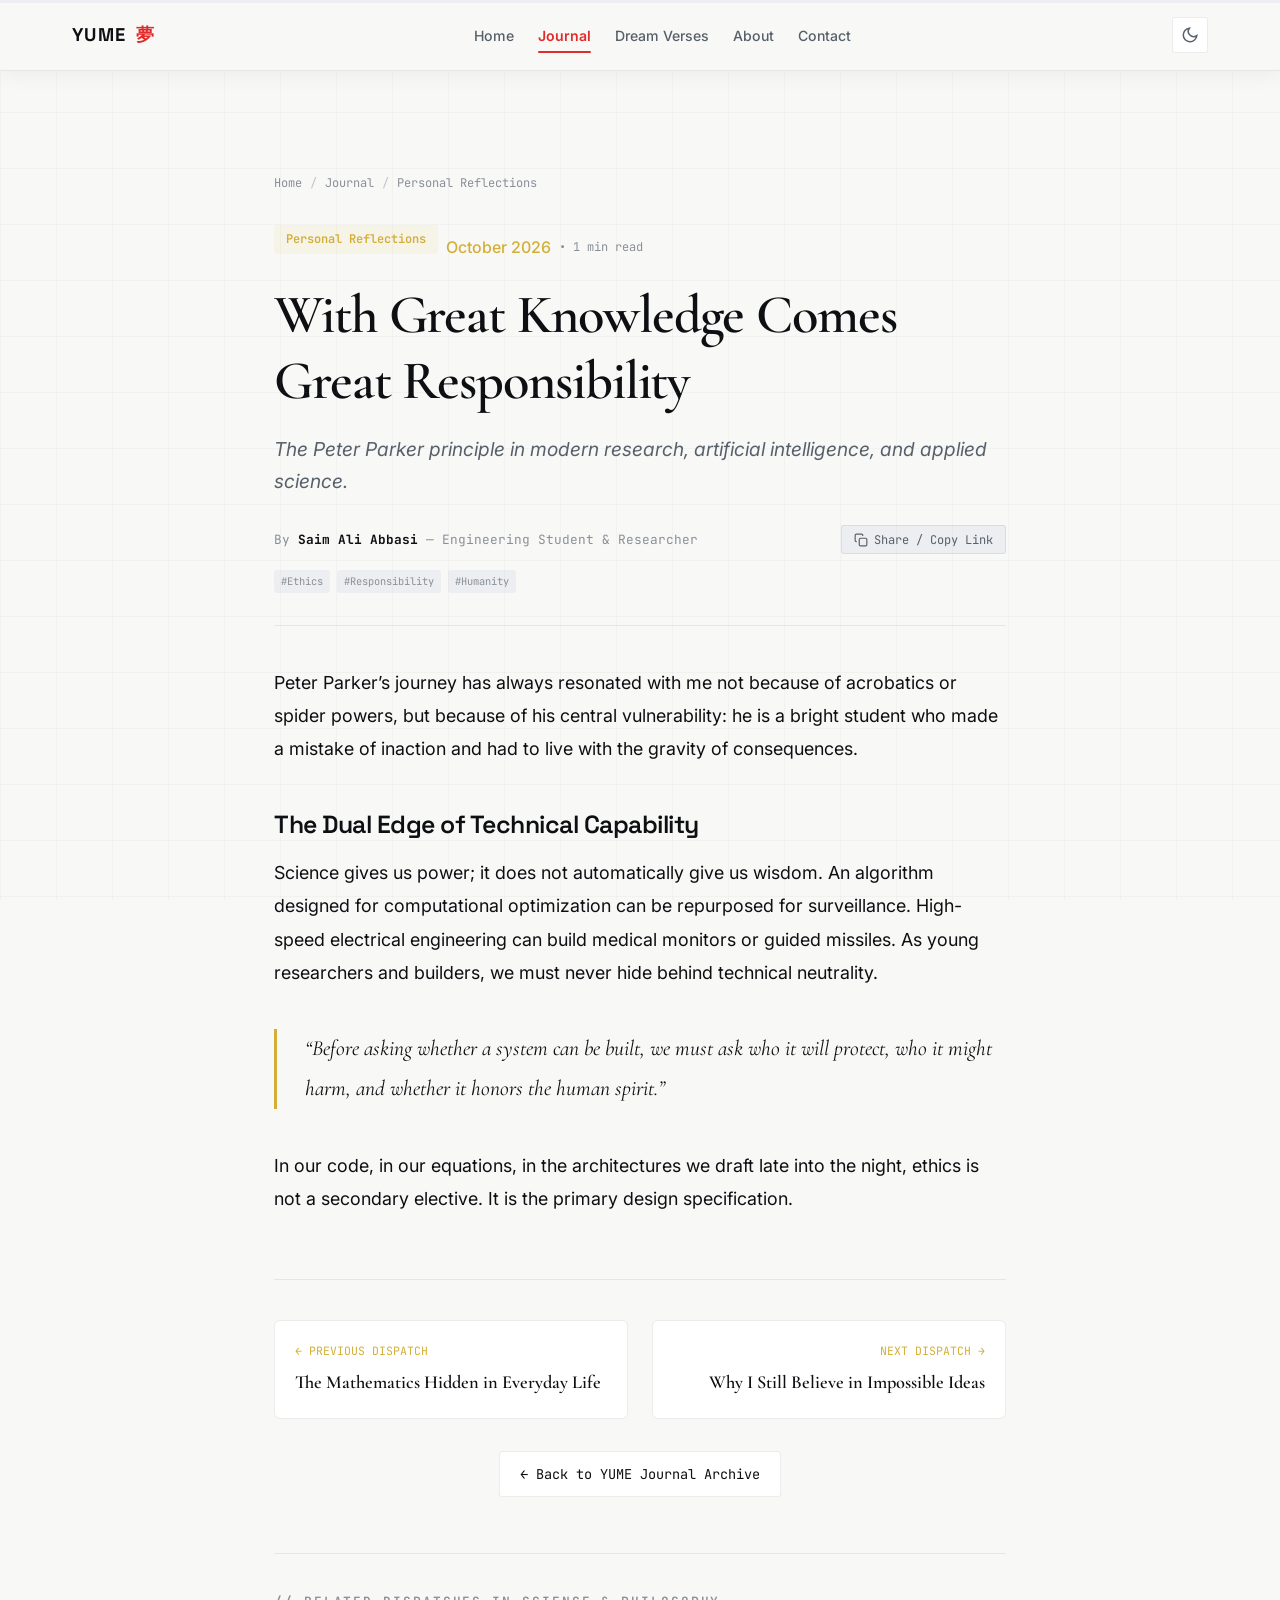
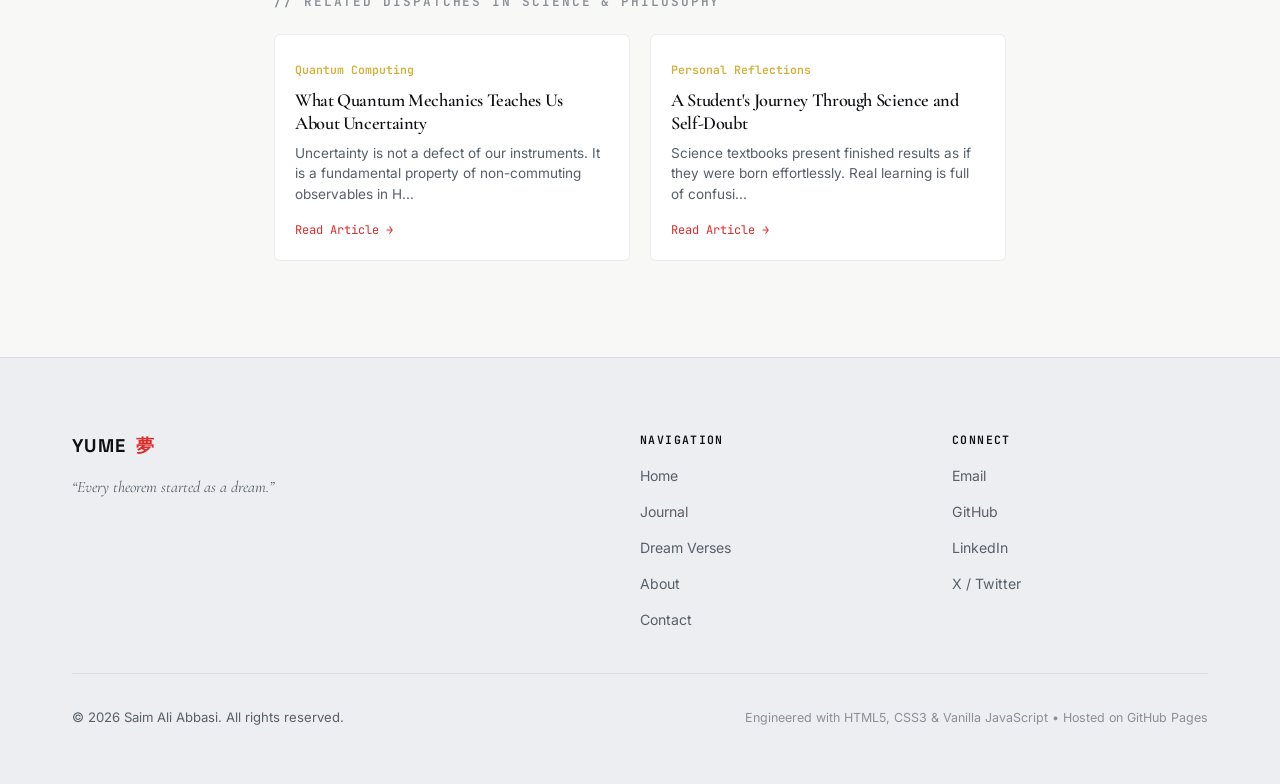
<file: blog/knowledge-and-responsibility.html>
﻿<!DOCTYPE html>
<html lang="en" data-theme="light">
<head>
  <meta charset="UTF-8">
  <meta name="viewport" content="width=device-width, initial-scale=1.0">
  <title>With Great Knowledge Comes Great Responsibility — YUME | Saim Ali Abbasi</title>
  <meta name="description" content="As students and engineers, we are handed tools of unprecedented computational and physical power. How do we ensure our inventions serve human dignity?">
  <meta name="author" content="Saim Ali Abbasi">
  
  <!-- Canonical and Open Graph Meta -->
  <link rel="canonical" href="https://saim-ali-abbasi.github.io/yume/blog/knowledge-and-responsibility.html">
  <meta property="og:type" content="article">
  <meta property="og:title" content="With Great Knowledge Comes Great Responsibility — YUME">
  <meta property="og:description" content="As students and engineers, we are handed tools of unprecedented computational and physical power. How do we ensure our inventions serve human dignity?">
  <meta property="og:url" content="https://saim-ali-abbasi.github.io/yume/blog/knowledge-and-responsibility.html">
  <meta property="og:site_name" content="YUME (夢)">
  <meta name="twitter:card" content="summary_large_image">
  <meta name="twitter:title" content="With Great Knowledge Comes Great Responsibility — YUME">
  <meta name="twitter:description" content="As students and engineers, we are handed tools of unprecedented computational and physical power. How do we ensure our inventions serve human dignity?">

  <!-- Favicon -->
  <link rel="icon" type="image/svg+xml" href="data:image/svg+xml,<svg xmlns='http://www.w3.org/2000/svg' viewBox='0 0 100 100'><rect width='100' height='100' rx='20' fill='%23B3121F'/><text x='50' y='68' font-size='55' font-family='serif' fill='%23FFFFFF' text-anchor='middle'>夢</text></svg>">

  <!-- Typography: Space Grotesk, Inter, Cormorant Garamond, JetBrains Mono -->
  <link rel="preconnect" href="https://fonts.googleapis.com">
  <link rel="preconnect" href="https://fonts.gstatic.com" crossorigin>
  <link href="https://fonts.googleapis.com/css2?family=Cormorant+Garamond:ital,wght@0,400;0,600;0,700;1,400;1,600&family=Inter:wght@300;400;500;600;700&family=JetBrains+Mono:wght@400;500;600&family=Space+Grotesk:wght@400;500;600;700&display=swap" rel="stylesheet">

  <!-- Stylesheet -->
  <link rel="stylesheet" href="../style.css">
</head>
<body class="theme-light article-page">

  <!-- STICKY TOP READING PROGRESS INDICATOR -->
  <div class="reading-progress-fixed" aria-hidden="true">
    <div id="reading-progress-bar" class="reading-progress-fixed-bar"></div>
  </div>

  <!-- SKIP TO MAIN LINK -->
  <a href="#article-main-content" class="skip-to-content">Skip to article content</a>

  <!-- SITE HEADER / NAVIGATION -->
  <header class="site-header scrolled" id="site-header">
    <div class="header-inner">
      <a href="../index.html" class="header-logo" aria-label="YUME Homepage">
        <span class="logo-text">YUME</span>
        <span class="logo-kanji-seal">夢</span>
      </a>

      <nav class="site-nav" id="site-nav" aria-label="Primary Navigation">
        <ul class="nav-list">
          <li><a href="../index.html" class="nav-link">Home</a></li>
          <li><a href="../index.html#journal" class="nav-link active">Journal</a></li>
          <li><a href="../index.html#verses" class="nav-link">Dream Verses</a></li>
          <li><a href="../index.html#about" class="nav-link">About</a></li>
          <li><a href="../index.html#contact" class="nav-link">Contact</a></li>
        </ul>
      </nav>

      <div class="header-actions">
        <!-- Theme Toggle -->
        <button type="button" class="theme-toggle-btn" id="theme-toggle" aria-label="Toggle Light and Dark Mode">
          <svg class="icon-sun" width="18" height="18" viewBox="0 0 24 24" fill="none" stroke="currentColor" stroke-width="2">
            <circle cx="12" cy="12" r="5"></circle>
            <line x1="12" y1="1" x2="12" y2="3"></line>
            <line x1="12" y1="21" x2="12" y2="23"></line>
            <line x1="4.22" y1="4.22" x2="5.64" y2="5.64"></line>
            <line x1="18.36" y1="18.36" x2="19.78" y2="19.78"></line>
            <line x1="1" y1="12" x2="3" y2="12"></line>
            <line x1="21" y1="12" x2="23" y2="12"></line>
            <line x1="4.22" y1="19.78" x2="5.64" y2="18.36"></line>
            <line x1="18.36" y1="5.64" x2="19.78" y2="4.22"></line>
          </svg>
          <svg class="icon-moon" width="18" height="18" viewBox="0 0 24 24" fill="none" stroke="currentColor" stroke-width="2">
            <path d="M21 12.79A9 9 0 1 1 11.21 3 7 7 0 0 0 21 12.79z"></path>
          </svg>
        </button>

        <!-- Mobile Menu Toggle -->
        <button type="button" class="mobile-toggle-btn" id="mobile-menu-toggle" aria-label="Toggle Navigation Menu" aria-expanded="false">
          <span class="hamburger-line"></span>
          <span class="hamburger-line"></span>
          <span class="hamburger-line"></span>
        </button>
      </div>
    </div>
  </header>

  <!-- MAIN ARTICLE CONTAINER -->
  <main id="article-main-content" class="article-page-main">
    <div class="article-container-narrow">
      
      <!-- BREADCRUMB NAVIGATION -->
      <nav class="article-breadcrumb-nav" aria-label="Breadcrumb">
        <a href="../index.html">Home</a>
        <span class="breadcrumb-sep">/</span>
        <a href="../index.html#journal">Journal</a>
        <span class="breadcrumb-sep">/</span>
        <span aria-current="page">Personal Reflections</span>
      </nav>

      <!-- ARTICLE META & HEADER -->
      <header class="article-meta-header">
        <div style="display: flex; gap: 0.5rem; align-items: center; margin-bottom: 0.85rem; flex-wrap: wrap;">
          <span class="article-cat-badge">Personal Reflections</span>
          <span class="gold-date-badge">October 2026</span>
          <span style="font-family: var(--font-mono); font-size: 0.75rem; color: var(--color-steel);">&bull; 1 min read</span>
        </div>

        <h1 class="article-standalone-title">With Great Knowledge Comes Great Responsibility</h1>
        <p class="article-standalone-excerpt">The Peter Parker principle in modern research, artificial intelligence, and applied science.</p>

        <div class="article-byline-bar">
          <div class="byline-author">
            By <strong>Saim Ali Abbasi</strong> &mdash; <span>Engineering Student & Researcher</span>
          </div>
          
          <div class="article-actions-group">
            <button type="button" class="article-copy-btn" id="copy-btn" title="Copy article link to clipboard">
              <svg width="14" height="14" viewBox="0 0 24 24" fill="none" stroke="currentColor" stroke-width="2">
                <rect x="9" y="9" width="13" height="13" rx="2" ry="2"></rect>
                <path d="M5 15H4a2 2 0 0 1-2-2V4a2 2 0 0 1 2-2h9a2 2 0 0 1 2 2v1"></path>
              </svg>
              <span id="copy-btn-text">Share / Copy Link</span>
            </button>
          </div>
        </div>

        <!-- Tags Row -->
        <div style="display: flex; gap: 0.4rem; flex-wrap: wrap; margin-top: 1rem;">
          <span class="entry-tag">#Ethics</span><span class="entry-tag">#Responsibility</span><span class="entry-tag">#Humanity</span>
        </div>
      </header>

      <!-- ARTICLE FULL CONTENT BODY -->
      <article class="article-content-body">
        
      <p>Peter Parker’s journey has always resonated with me not because of acrobatics or spider powers, but because of his central vulnerability: he is a bright student who made a mistake of inaction and had to live with the gravity of consequences.</p>
      
      <h3>The Dual Edge of Technical Capability</h3>
      <p>Science gives us power; it does not automatically give us wisdom. An algorithm designed for computational optimization can be repurposed for surveillance. High-speed electrical engineering can build medical monitors or guided missiles. As young researchers and builders, we must never hide behind technical neutrality.</p>
      
      <blockquote>“Before asking whether a system can be built, we must ask who it will protect, who it might harm, and whether it honors the human spirit.”</blockquote>
      
      <p>In our code, in our equations, in the architectures we draft late into the night, ethics is not a secondary elective. It is the primary design specification.</p>
    
      </article>

      <!-- BOTTOM NAVIGATION: PREV & NEXT ARTICLES -->
      <nav class="article-bottom-navigation" aria-label="Article pagination">
        <div class="article-nav-cards-grid">
          
            <a href="mathematics-hidden-everyday-life.html" class="nav-card-item nav-card-prev">
              <span class="nav-card-label">&larr; PREVIOUS DISPATCH</span>
              <span class="nav-card-title">The Mathematics Hidden in Everyday Life</span>
            </a>
          

          
            <a href="why-believe-impossible-ideas.html" class="nav-card-item nav-card-next" style="text-align: right;">
              <span class="nav-card-label">NEXT DISPATCH &rarr;</span>
              <span class="nav-card-title">Why I Still Believe in Impossible Ideas</span>
            </a>
          
        </div>

        <div class="back-to-journal-row">
          <a href="../index.html#journal" class="btn-back-journal">
            &larr; Back to YUME Journal Archive
          </a>
        </div>
      </nav>

      <!-- RELATED ARTICLES -->
      <section class="related-section" aria-labelledby="related-heading">
        <h3 id="related-heading" class="related-section-title">// RELATED DISPATCHES IN SCIENCE & PHILOSOPHY</h3>
        <div class="related-articles-grid">
          
            <a href="quantum-mechanics-uncertainty.html" class="related-article-card">
              <div>
                <span style="font-family: var(--font-mono); font-size: 0.72rem; color: var(--color-gold); font-weight: 600;">Quantum Computing</span>
                <h4 style="font-family: var(--font-serif); font-size: 1.15rem; margin: 0.4rem 0 0.5rem; color: var(--color-text-primary);">What Quantum Mechanics Teaches Us About Uncertainty</h4>
                <p style="font-size: 0.85rem; color: var(--color-text-secondary); line-height: 1.5; margin: 0;">Uncertainty is not a defect of our instruments. It is a fundamental property of non-commuting observables in H...</p>
              </div>
              <span style="font-family: var(--font-mono); font-size: 0.75rem; color: var(--color-reactor-red); margin-top: 1rem; display: block;">Read Article &rarr;</span>
            </a>
          
            <a href="journey-through-science-and-self-doubt.html" class="related-article-card">
              <div>
                <span style="font-family: var(--font-mono); font-size: 0.72rem; color: var(--color-gold); font-weight: 600;">Personal Reflections</span>
                <h4 style="font-family: var(--font-serif); font-size: 1.15rem; margin: 0.4rem 0 0.5rem; color: var(--color-text-primary);">A Student&#39;s Journey Through Science and Self-Doubt</h4>
                <p style="font-size: 0.85rem; color: var(--color-text-secondary); line-height: 1.5; margin: 0;">Science textbooks present finished results as if they were born effortlessly. Real learning is full of confusi...</p>
              </div>
              <span style="font-family: var(--font-mono); font-size: 0.75rem; color: var(--color-reactor-red); margin-top: 1rem; display: block;">Read Article &rarr;</span>
            </a>
          
        </div>
      </section>

    </div>
  </main>

  <!-- FOOTER -->
  <footer class="site-footer">
    <div class="footer-inner">
      <div class="footer-top-row">
        <div class="footer-brand">
          <div class="footer-logo">
            <span class="logo-text">YUME</span>
            <span class="logo-kanji-seal">夢</span>
          </div>
          <p class="footer-tagline">“Every theorem started as a dream.”</p>
        </div>
        <div class="footer-links-col">
          <span class="footer-col-title">NAVIGATION</span>
          <ul class="footer-links-list">
            <li><a href="../index.html">Home</a></li>
            <li><a href="../index.html#journal">Journal</a></li>
            <li><a href="../index.html#verses">Dream Verses</a></li>
            <li><a href="../index.html#about">About</a></li>
            <li><a href="../index.html#contact">Contact</a></li>
          </ul>
        </div>
        <div class="footer-links-col">
          <span class="footer-col-title">CONNECT</span>
          <ul class="footer-links-list">
            <li><a href="mailto:contact@saimaliabbasi.me">Email</a></li>
            <li><a href="https://github.com/saimaliabbasi" target="_blank" rel="noopener noreferrer">GitHub</a></li>
            <li><a href="https://linkedin.com/in/saimaliabbasi" target="_blank" rel="noopener noreferrer">LinkedIn</a></li>
            <li><a href="https://x.com/saimaliabbasi" target="_blank" rel="noopener noreferrer">X / Twitter</a></li>
          </ul>
        </div>
      </div>
      <div class="footer-bottom-row">
        <p class="footer-copy">&copy; 2026 Saim Ali Abbasi. All rights reserved.</p>
        <p class="footer-built">Engineered with HTML5, CSS3 &amp; Vanilla JavaScript &bull; Hosted on GitHub Pages</p>
      </div>
    </div>
  </footer>

  <!-- STANDALONE ARTICLE SCRIPT -->
  <script>
    // Theme Management
    (function() {
      const root = document.documentElement;
      const toggle = document.getElementById('theme-toggle');
      const savedTheme = localStorage.getItem('yume_blog_theme') || 'light';
      
      function setTheme(t) {
        root.setAttribute('data-theme', t);
        document.body.className = 'article-page theme-' + t;
        localStorage.setItem('yume_blog_theme', t);
      }
      
      setTheme(savedTheme);
      
      if (toggle) {
        toggle.addEventListener('click', function() {
          const current = root.getAttribute('data-theme') || 'light';
          setTheme(current === 'light' ? 'dark' : 'light');
        });
      }

      // Mobile Menu Toggle
      const mobileBtn = document.getElementById('mobile-menu-toggle');
      const nav = document.getElementById('site-nav');
      if (mobileBtn && nav) {
        mobileBtn.addEventListener('click', function() {
          const open = nav.classList.toggle('open');
          mobileBtn.setAttribute('aria-expanded', String(open));
        });
      }

      // Reading Progress Bar
      const progressBar = document.getElementById('reading-progress-bar');
      window.addEventListener('scroll', function() {
        const docElem = document.documentElement;
        const totalHeight = docElem.scrollHeight - docElem.clientHeight;
        const progress = totalHeight > 0 ? (window.scrollY / totalHeight) * 100 : 0;
        if (progressBar) progressBar.style.width = Math.min(100, Math.max(0, progress)) + '%';
      }, { passive: true });

      // Share / Copy Link
      const copyBtn = document.getElementById('copy-btn');
      const copyText = document.getElementById('copy-btn-text');
      if (copyBtn) {
        copyBtn.addEventListener('click', function() {
          const url = window.location.href;
          if (navigator.clipboard) {
            navigator.clipboard.writeText(url).then(function() {
              copyText.textContent = "Link Copied!";
              setTimeout(function() { copyText.textContent = "Share / Copy Link"; }, 2200);
            }).catch(function() {
              fallbackCopy(url);
            });
          } else {
            fallbackCopy(url);
          }
        });
      }

      function fallbackCopy(text) {
        const input = document.createElement('input');
        input.value = text;
        document.body.appendChild(input);
        input.select();
        try {
          document.execCommand('copy');
          copyText.textContent = "Link Copied!";
          setTimeout(function() { copyText.textContent = "Share / Copy Link"; }, 2200);
        } catch (e) {
          copyText.textContent = "Press Ctrl+C to copy";
        }
        document.body.removeChild(input);
      }
    })();
  </script>
</body>
</html>
</file>
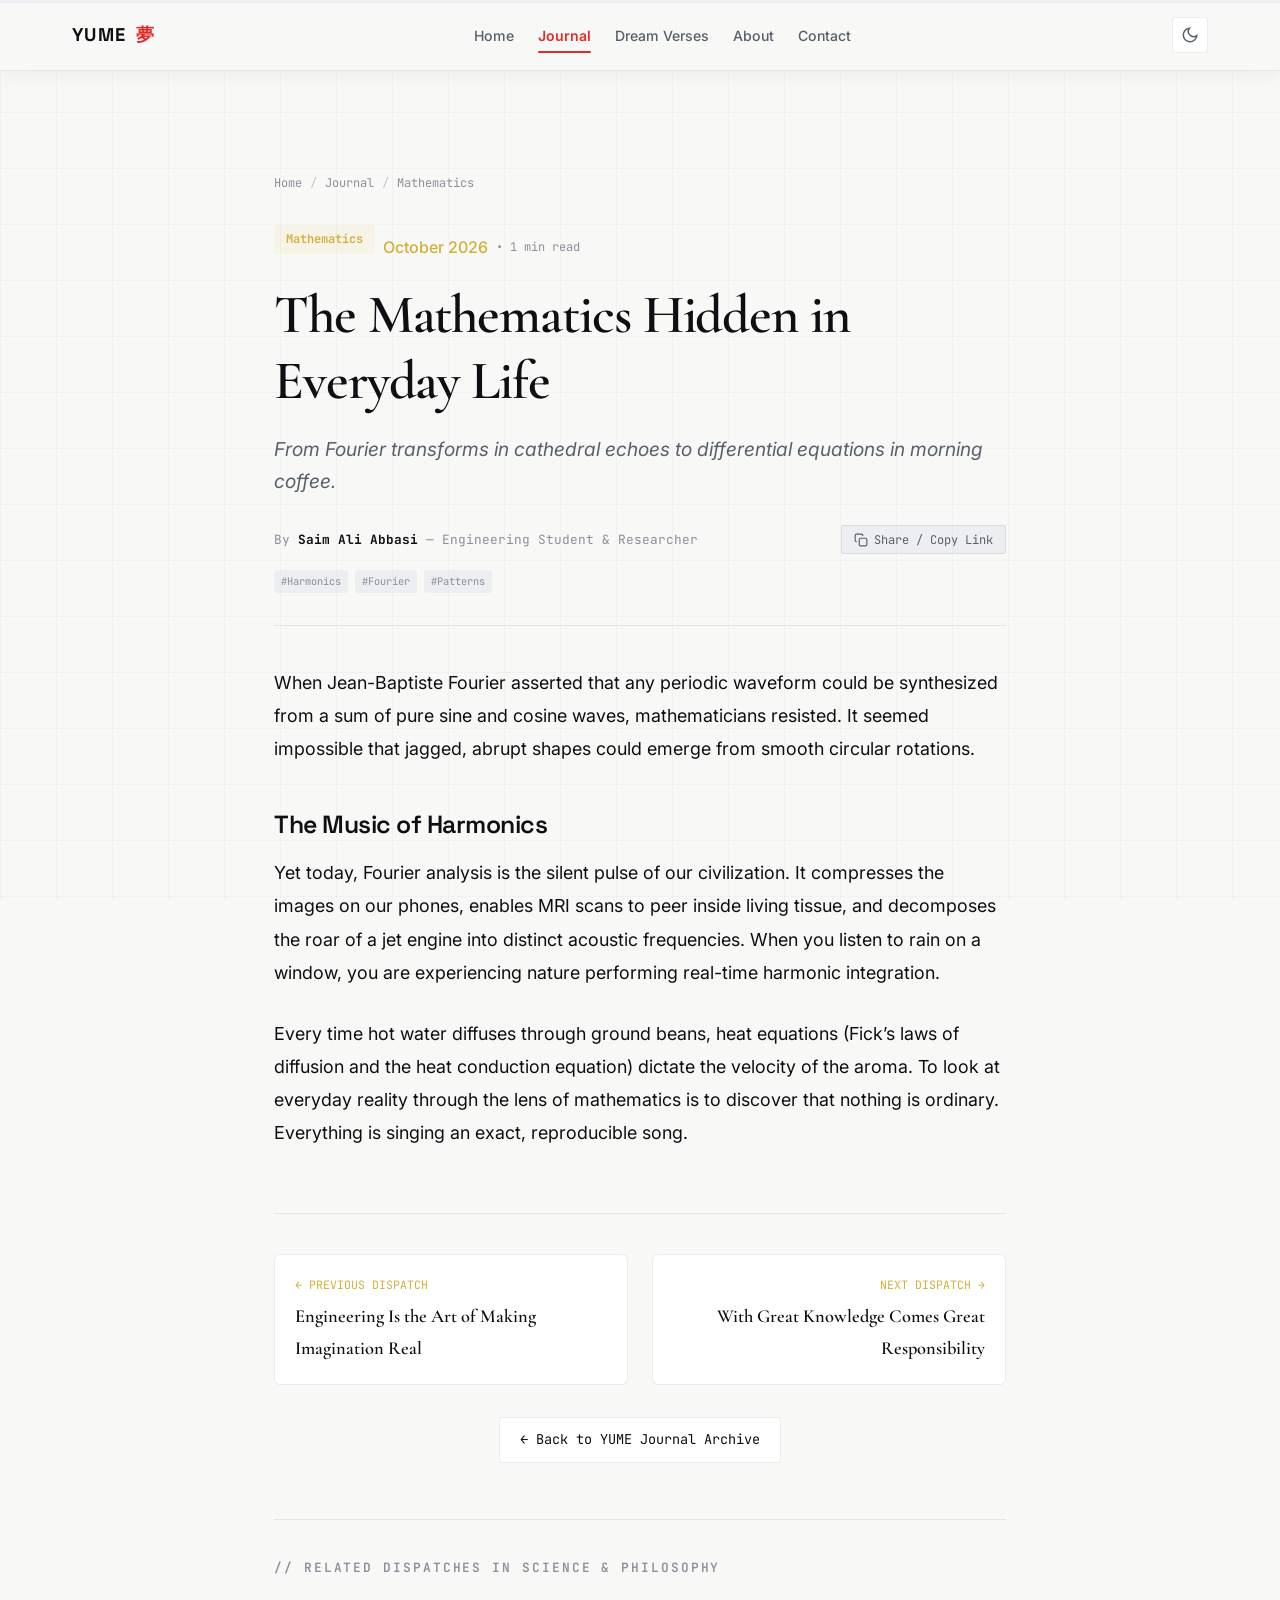
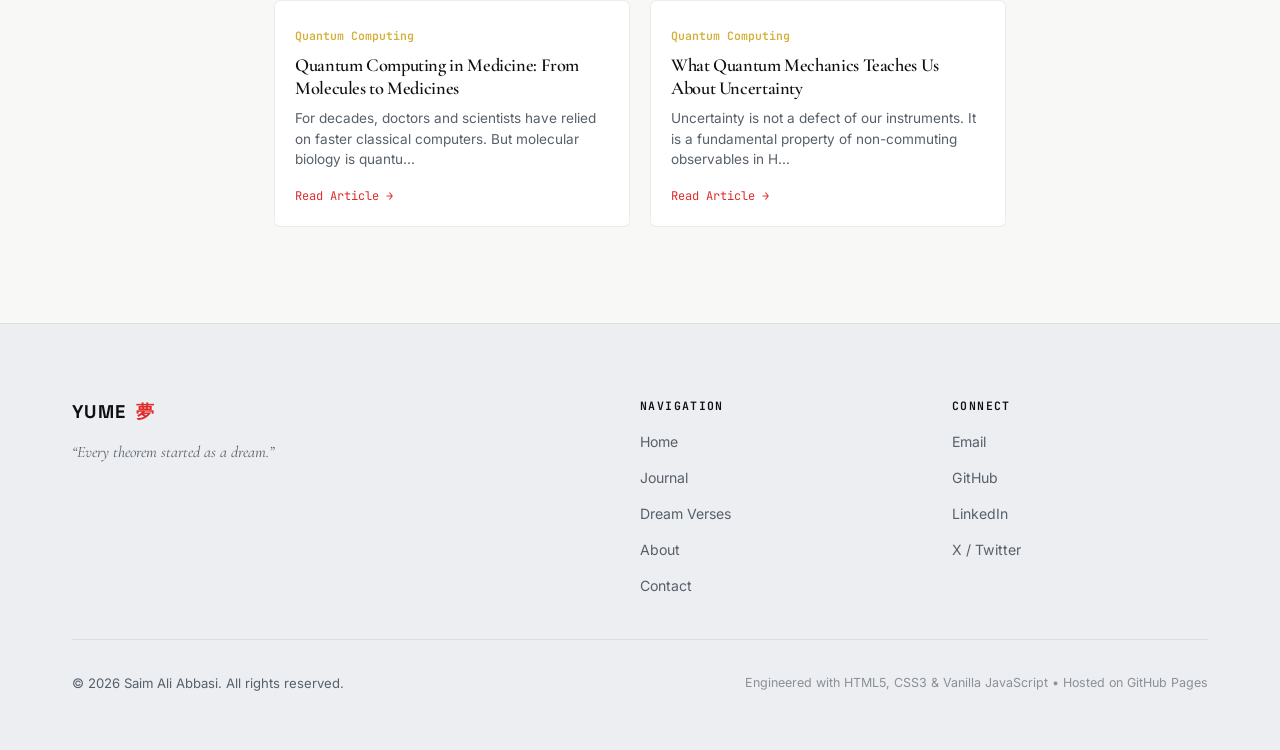
<file: blog/mathematics-hidden-everyday-life.html>
﻿<!DOCTYPE html>
<html lang="en" data-theme="light">
<head>
  <meta charset="UTF-8">
  <meta name="viewport" content="width=device-width, initial-scale=1.0">
  <title>The Mathematics Hidden in Everyday Life — YUME | Saim Ali Abbasi</title>
  <meta name="description" content="Mathematics is not an arbitrary set of exam questions; it is the hidden grammar beneath the physical world.">
  <meta name="author" content="Saim Ali Abbasi">
  
  <!-- Canonical and Open Graph Meta -->
  <link rel="canonical" href="https://saim-ali-abbasi.github.io/yume/blog/mathematics-hidden-everyday-life.html">
  <meta property="og:type" content="article">
  <meta property="og:title" content="The Mathematics Hidden in Everyday Life — YUME">
  <meta property="og:description" content="Mathematics is not an arbitrary set of exam questions; it is the hidden grammar beneath the physical world.">
  <meta property="og:url" content="https://saim-ali-abbasi.github.io/yume/blog/mathematics-hidden-everyday-life.html">
  <meta property="og:site_name" content="YUME (夢)">
  <meta name="twitter:card" content="summary_large_image">
  <meta name="twitter:title" content="The Mathematics Hidden in Everyday Life — YUME">
  <meta name="twitter:description" content="Mathematics is not an arbitrary set of exam questions; it is the hidden grammar beneath the physical world.">

  <!-- Favicon -->
  <link rel="icon" type="image/svg+xml" href="data:image/svg+xml,<svg xmlns='http://www.w3.org/2000/svg' viewBox='0 0 100 100'><rect width='100' height='100' rx='20' fill='%23B3121F'/><text x='50' y='68' font-size='55' font-family='serif' fill='%23FFFFFF' text-anchor='middle'>夢</text></svg>">

  <!-- Typography: Space Grotesk, Inter, Cormorant Garamond, JetBrains Mono -->
  <link rel="preconnect" href="https://fonts.googleapis.com">
  <link rel="preconnect" href="https://fonts.gstatic.com" crossorigin>
  <link href="https://fonts.googleapis.com/css2?family=Cormorant+Garamond:ital,wght@0,400;0,600;0,700;1,400;1,600&family=Inter:wght@300;400;500;600;700&family=JetBrains+Mono:wght@400;500;600&family=Space+Grotesk:wght@400;500;600;700&display=swap" rel="stylesheet">

  <!-- Stylesheet -->
  <link rel="stylesheet" href="../style.css">
</head>
<body class="theme-light article-page">

  <!-- STICKY TOP READING PROGRESS INDICATOR -->
  <div class="reading-progress-fixed" aria-hidden="true">
    <div id="reading-progress-bar" class="reading-progress-fixed-bar"></div>
  </div>

  <!-- SKIP TO MAIN LINK -->
  <a href="#article-main-content" class="skip-to-content">Skip to article content</a>

  <!-- SITE HEADER / NAVIGATION -->
  <header class="site-header scrolled" id="site-header">
    <div class="header-inner">
      <a href="../index.html" class="header-logo" aria-label="YUME Homepage">
        <span class="logo-text">YUME</span>
        <span class="logo-kanji-seal">夢</span>
      </a>

      <nav class="site-nav" id="site-nav" aria-label="Primary Navigation">
        <ul class="nav-list">
          <li><a href="../index.html" class="nav-link">Home</a></li>
          <li><a href="../index.html#journal" class="nav-link active">Journal</a></li>
          <li><a href="../index.html#verses" class="nav-link">Dream Verses</a></li>
          <li><a href="../index.html#about" class="nav-link">About</a></li>
          <li><a href="../index.html#contact" class="nav-link">Contact</a></li>
        </ul>
      </nav>

      <div class="header-actions">
        <!-- Theme Toggle -->
        <button type="button" class="theme-toggle-btn" id="theme-toggle" aria-label="Toggle Light and Dark Mode">
          <svg class="icon-sun" width="18" height="18" viewBox="0 0 24 24" fill="none" stroke="currentColor" stroke-width="2">
            <circle cx="12" cy="12" r="5"></circle>
            <line x1="12" y1="1" x2="12" y2="3"></line>
            <line x1="12" y1="21" x2="12" y2="23"></line>
            <line x1="4.22" y1="4.22" x2="5.64" y2="5.64"></line>
            <line x1="18.36" y1="18.36" x2="19.78" y2="19.78"></line>
            <line x1="1" y1="12" x2="3" y2="12"></line>
            <line x1="21" y1="12" x2="23" y2="12"></line>
            <line x1="4.22" y1="19.78" x2="5.64" y2="18.36"></line>
            <line x1="18.36" y1="5.64" x2="19.78" y2="4.22"></line>
          </svg>
          <svg class="icon-moon" width="18" height="18" viewBox="0 0 24 24" fill="none" stroke="currentColor" stroke-width="2">
            <path d="M21 12.79A9 9 0 1 1 11.21 3 7 7 0 0 0 21 12.79z"></path>
          </svg>
        </button>

        <!-- Mobile Menu Toggle -->
        <button type="button" class="mobile-toggle-btn" id="mobile-menu-toggle" aria-label="Toggle Navigation Menu" aria-expanded="false">
          <span class="hamburger-line"></span>
          <span class="hamburger-line"></span>
          <span class="hamburger-line"></span>
        </button>
      </div>
    </div>
  </header>

  <!-- MAIN ARTICLE CONTAINER -->
  <main id="article-main-content" class="article-page-main">
    <div class="article-container-narrow">
      
      <!-- BREADCRUMB NAVIGATION -->
      <nav class="article-breadcrumb-nav" aria-label="Breadcrumb">
        <a href="../index.html">Home</a>
        <span class="breadcrumb-sep">/</span>
        <a href="../index.html#journal">Journal</a>
        <span class="breadcrumb-sep">/</span>
        <span aria-current="page">Mathematics</span>
      </nav>

      <!-- ARTICLE META & HEADER -->
      <header class="article-meta-header">
        <div style="display: flex; gap: 0.5rem; align-items: center; margin-bottom: 0.85rem; flex-wrap: wrap;">
          <span class="article-cat-badge">Mathematics</span>
          <span class="gold-date-badge">October 2026</span>
          <span style="font-family: var(--font-mono); font-size: 0.75rem; color: var(--color-steel);">&bull; 1 min read</span>
        </div>

        <h1 class="article-standalone-title">The Mathematics Hidden in Everyday Life</h1>
        <p class="article-standalone-excerpt">From Fourier transforms in cathedral echoes to differential equations in morning coffee.</p>

        <div class="article-byline-bar">
          <div class="byline-author">
            By <strong>Saim Ali Abbasi</strong> &mdash; <span>Engineering Student & Researcher</span>
          </div>
          
          <div class="article-actions-group">
            <button type="button" class="article-copy-btn" id="copy-btn" title="Copy article link to clipboard">
              <svg width="14" height="14" viewBox="0 0 24 24" fill="none" stroke="currentColor" stroke-width="2">
                <rect x="9" y="9" width="13" height="13" rx="2" ry="2"></rect>
                <path d="M5 15H4a2 2 0 0 1-2-2V4a2 2 0 0 1 2-2h9a2 2 0 0 1 2 2v1"></path>
              </svg>
              <span id="copy-btn-text">Share / Copy Link</span>
            </button>
          </div>
        </div>

        <!-- Tags Row -->
        <div style="display: flex; gap: 0.4rem; flex-wrap: wrap; margin-top: 1rem;">
          <span class="entry-tag">#Harmonics</span><span class="entry-tag">#Fourier</span><span class="entry-tag">#Patterns</span>
        </div>
      </header>

      <!-- ARTICLE FULL CONTENT BODY -->
      <article class="article-content-body">
        
      <p>When Jean-Baptiste Fourier asserted that any periodic waveform could be synthesized from a sum of pure sine and cosine waves, mathematicians resisted. It seemed impossible that jagged, abrupt shapes could emerge from smooth circular rotations.</p>
      
      <h3>The Music of Harmonics</h3>
      <p>Yet today, Fourier analysis is the silent pulse of our civilization. It compresses the images on our phones, enables MRI scans to peer inside living tissue, and decomposes the roar of a jet engine into distinct acoustic frequencies. When you listen to rain on a window, you are experiencing nature performing real-time harmonic integration.</p>
      
      <p>Every time hot water diffuses through ground beans, heat equations (Fick’s laws of diffusion and the heat conduction equation) dictate the velocity of the aroma. To look at everyday reality through the lens of mathematics is to discover that nothing is ordinary. Everything is singing an exact, reproducible song.</p>
    
      </article>

      <!-- BOTTOM NAVIGATION: PREV & NEXT ARTICLES -->
      <nav class="article-bottom-navigation" aria-label="Article pagination">
        <div class="article-nav-cards-grid">
          
            <a href="engineering-making-imagination-real.html" class="nav-card-item nav-card-prev">
              <span class="nav-card-label">&larr; PREVIOUS DISPATCH</span>
              <span class="nav-card-title">Engineering Is the Art of Making Imagination Real</span>
            </a>
          

          
            <a href="knowledge-and-responsibility.html" class="nav-card-item nav-card-next" style="text-align: right;">
              <span class="nav-card-label">NEXT DISPATCH &rarr;</span>
              <span class="nav-card-title">With Great Knowledge Comes Great Responsibility</span>
            </a>
          
        </div>

        <div class="back-to-journal-row">
          <a href="../index.html#journal" class="btn-back-journal">
            &larr; Back to YUME Journal Archive
          </a>
        </div>
      </nav>

      <!-- RELATED ARTICLES -->
      <section class="related-section" aria-labelledby="related-heading">
        <h3 id="related-heading" class="related-section-title">// RELATED DISPATCHES IN SCIENCE & PHILOSOPHY</h3>
        <div class="related-articles-grid">
          
            <a href="quantum-computing-in-medicine.html" class="related-article-card">
              <div>
                <span style="font-family: var(--font-mono); font-size: 0.72rem; color: var(--color-gold); font-weight: 600;">Quantum Computing</span>
                <h4 style="font-family: var(--font-serif); font-size: 1.15rem; margin: 0.4rem 0 0.5rem; color: var(--color-text-primary);">Quantum Computing in Medicine: From Molecules to Medicines</h4>
                <p style="font-size: 0.85rem; color: var(--color-text-secondary); line-height: 1.5; margin: 0;">For decades, doctors and scientists have relied on faster classical computers. But molecular biology is quantu...</p>
              </div>
              <span style="font-family: var(--font-mono); font-size: 0.75rem; color: var(--color-reactor-red); margin-top: 1rem; display: block;">Read Article &rarr;</span>
            </a>
          
            <a href="quantum-mechanics-uncertainty.html" class="related-article-card">
              <div>
                <span style="font-family: var(--font-mono); font-size: 0.72rem; color: var(--color-gold); font-weight: 600;">Quantum Computing</span>
                <h4 style="font-family: var(--font-serif); font-size: 1.15rem; margin: 0.4rem 0 0.5rem; color: var(--color-text-primary);">What Quantum Mechanics Teaches Us About Uncertainty</h4>
                <p style="font-size: 0.85rem; color: var(--color-text-secondary); line-height: 1.5; margin: 0;">Uncertainty is not a defect of our instruments. It is a fundamental property of non-commuting observables in H...</p>
              </div>
              <span style="font-family: var(--font-mono); font-size: 0.75rem; color: var(--color-reactor-red); margin-top: 1rem; display: block;">Read Article &rarr;</span>
            </a>
          
        </div>
      </section>

    </div>
  </main>

  <!-- FOOTER -->
  <footer class="site-footer">
    <div class="footer-inner">
      <div class="footer-top-row">
        <div class="footer-brand">
          <div class="footer-logo">
            <span class="logo-text">YUME</span>
            <span class="logo-kanji-seal">夢</span>
          </div>
          <p class="footer-tagline">“Every theorem started as a dream.”</p>
        </div>
        <div class="footer-links-col">
          <span class="footer-col-title">NAVIGATION</span>
          <ul class="footer-links-list">
            <li><a href="../index.html">Home</a></li>
            <li><a href="../index.html#journal">Journal</a></li>
            <li><a href="../index.html#verses">Dream Verses</a></li>
            <li><a href="../index.html#about">About</a></li>
            <li><a href="../index.html#contact">Contact</a></li>
          </ul>
        </div>
        <div class="footer-links-col">
          <span class="footer-col-title">CONNECT</span>
          <ul class="footer-links-list">
            <li><a href="mailto:contact@saimaliabbasi.me">Email</a></li>
            <li><a href="https://github.com/saimaliabbasi" target="_blank" rel="noopener noreferrer">GitHub</a></li>
            <li><a href="https://linkedin.com/in/saimaliabbasi" target="_blank" rel="noopener noreferrer">LinkedIn</a></li>
            <li><a href="https://x.com/saimaliabbasi" target="_blank" rel="noopener noreferrer">X / Twitter</a></li>
          </ul>
        </div>
      </div>
      <div class="footer-bottom-row">
        <p class="footer-copy">&copy; 2026 Saim Ali Abbasi. All rights reserved.</p>
        <p class="footer-built">Engineered with HTML5, CSS3 &amp; Vanilla JavaScript &bull; Hosted on GitHub Pages</p>
      </div>
    </div>
  </footer>

  <!-- STANDALONE ARTICLE SCRIPT -->
  <script>
    // Theme Management
    (function() {
      const root = document.documentElement;
      const toggle = document.getElementById('theme-toggle');
      const savedTheme = localStorage.getItem('yume_blog_theme') || 'light';
      
      function setTheme(t) {
        root.setAttribute('data-theme', t);
        document.body.className = 'article-page theme-' + t;
        localStorage.setItem('yume_blog_theme', t);
      }
      
      setTheme(savedTheme);
      
      if (toggle) {
        toggle.addEventListener('click', function() {
          const current = root.getAttribute('data-theme') || 'light';
          setTheme(current === 'light' ? 'dark' : 'light');
        });
      }

      // Mobile Menu Toggle
      const mobileBtn = document.getElementById('mobile-menu-toggle');
      const nav = document.getElementById('site-nav');
      if (mobileBtn && nav) {
        mobileBtn.addEventListener('click', function() {
          const open = nav.classList.toggle('open');
          mobileBtn.setAttribute('aria-expanded', String(open));
        });
      }

      // Reading Progress Bar
      const progressBar = document.getElementById('reading-progress-bar');
      window.addEventListener('scroll', function() {
        const docElem = document.documentElement;
        const totalHeight = docElem.scrollHeight - docElem.clientHeight;
        const progress = totalHeight > 0 ? (window.scrollY / totalHeight) * 100 : 0;
        if (progressBar) progressBar.style.width = Math.min(100, Math.max(0, progress)) + '%';
      }, { passive: true });

      // Share / Copy Link
      const copyBtn = document.getElementById('copy-btn');
      const copyText = document.getElementById('copy-btn-text');
      if (copyBtn) {
        copyBtn.addEventListener('click', function() {
          const url = window.location.href;
          if (navigator.clipboard) {
            navigator.clipboard.writeText(url).then(function() {
              copyText.textContent = "Link Copied!";
              setTimeout(function() { copyText.textContent = "Share / Copy Link"; }, 2200);
            }).catch(function() {
              fallbackCopy(url);
            });
          } else {
            fallbackCopy(url);
          }
        });
      }

      function fallbackCopy(text) {
        const input = document.createElement('input');
        input.value = text;
        document.body.appendChild(input);
        input.select();
        try {
          document.execCommand('copy');
          copyText.textContent = "Link Copied!";
          setTimeout(function() { copyText.textContent = "Share / Copy Link"; }, 2200);
        } catch (e) {
          copyText.textContent = "Press Ctrl+C to copy";
        }
        document.body.removeChild(input);
      }
    })();
  </script>
</body>
</html>
</file>
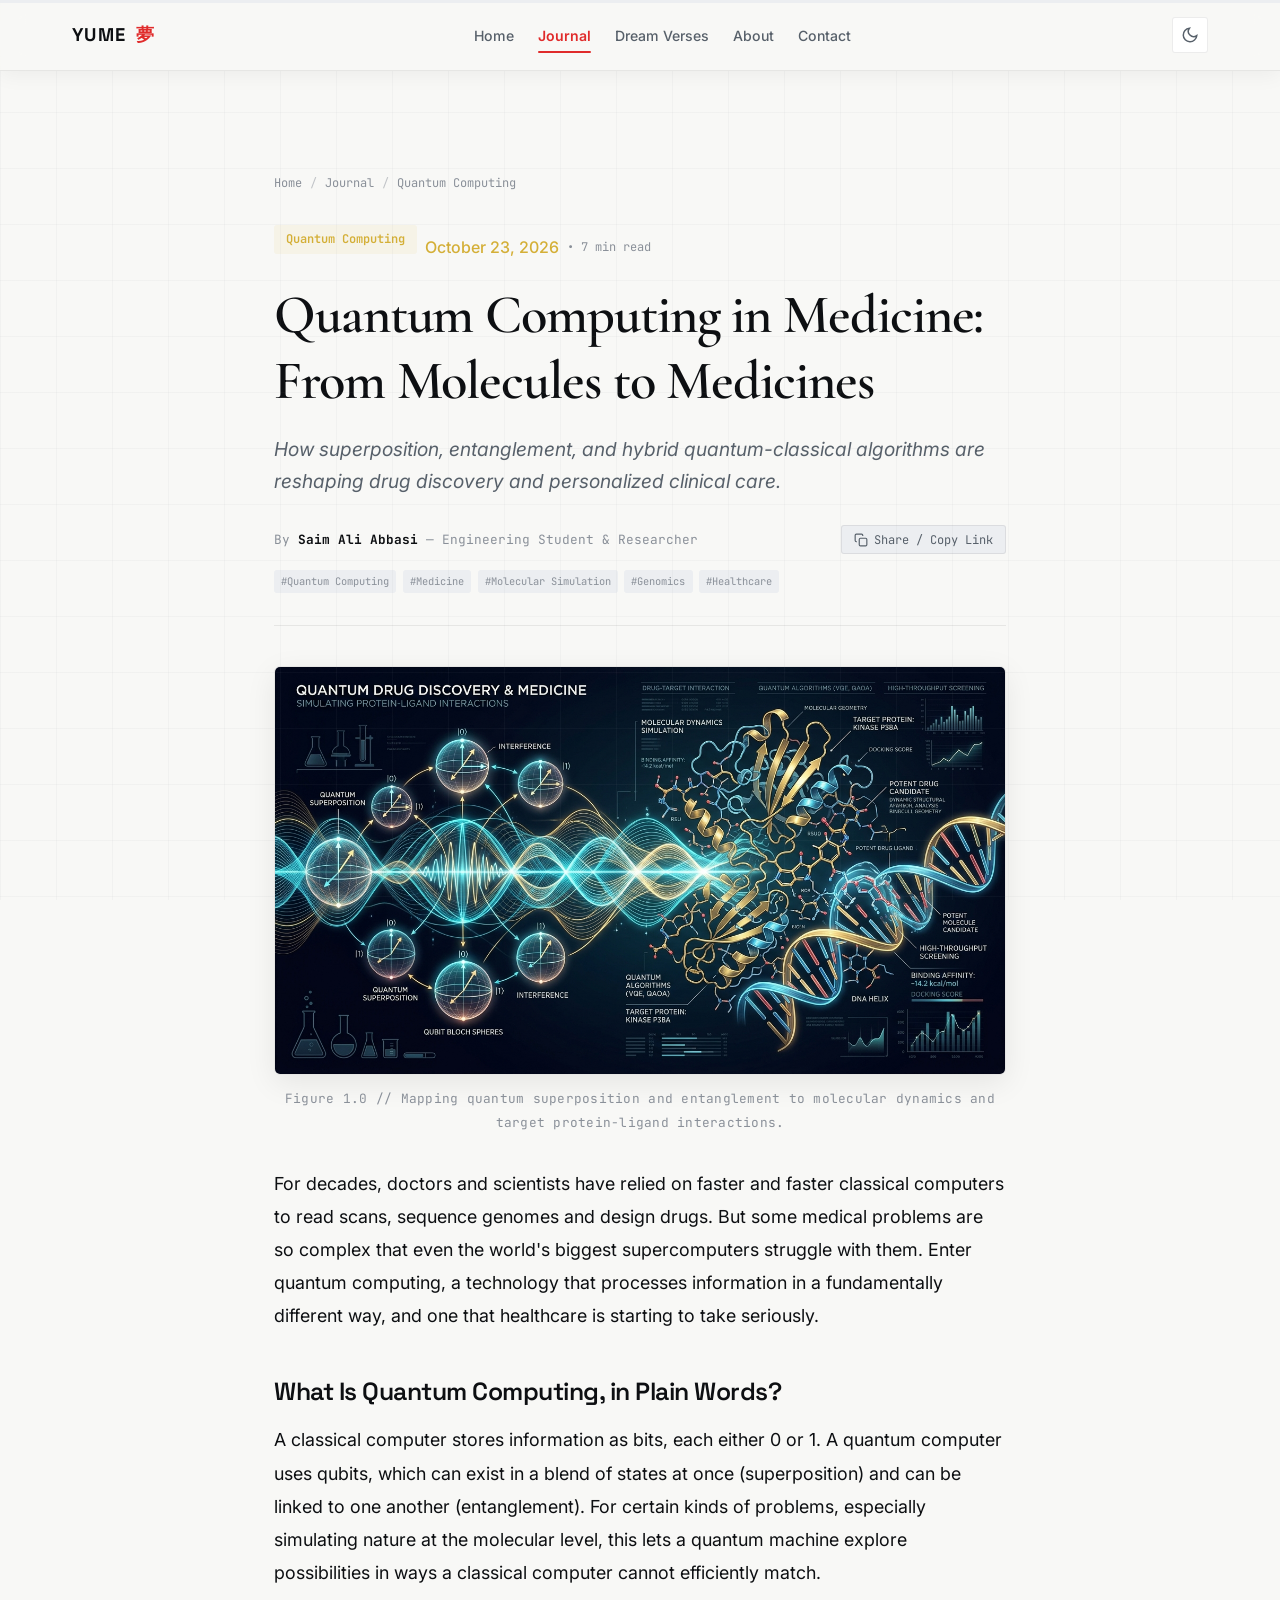
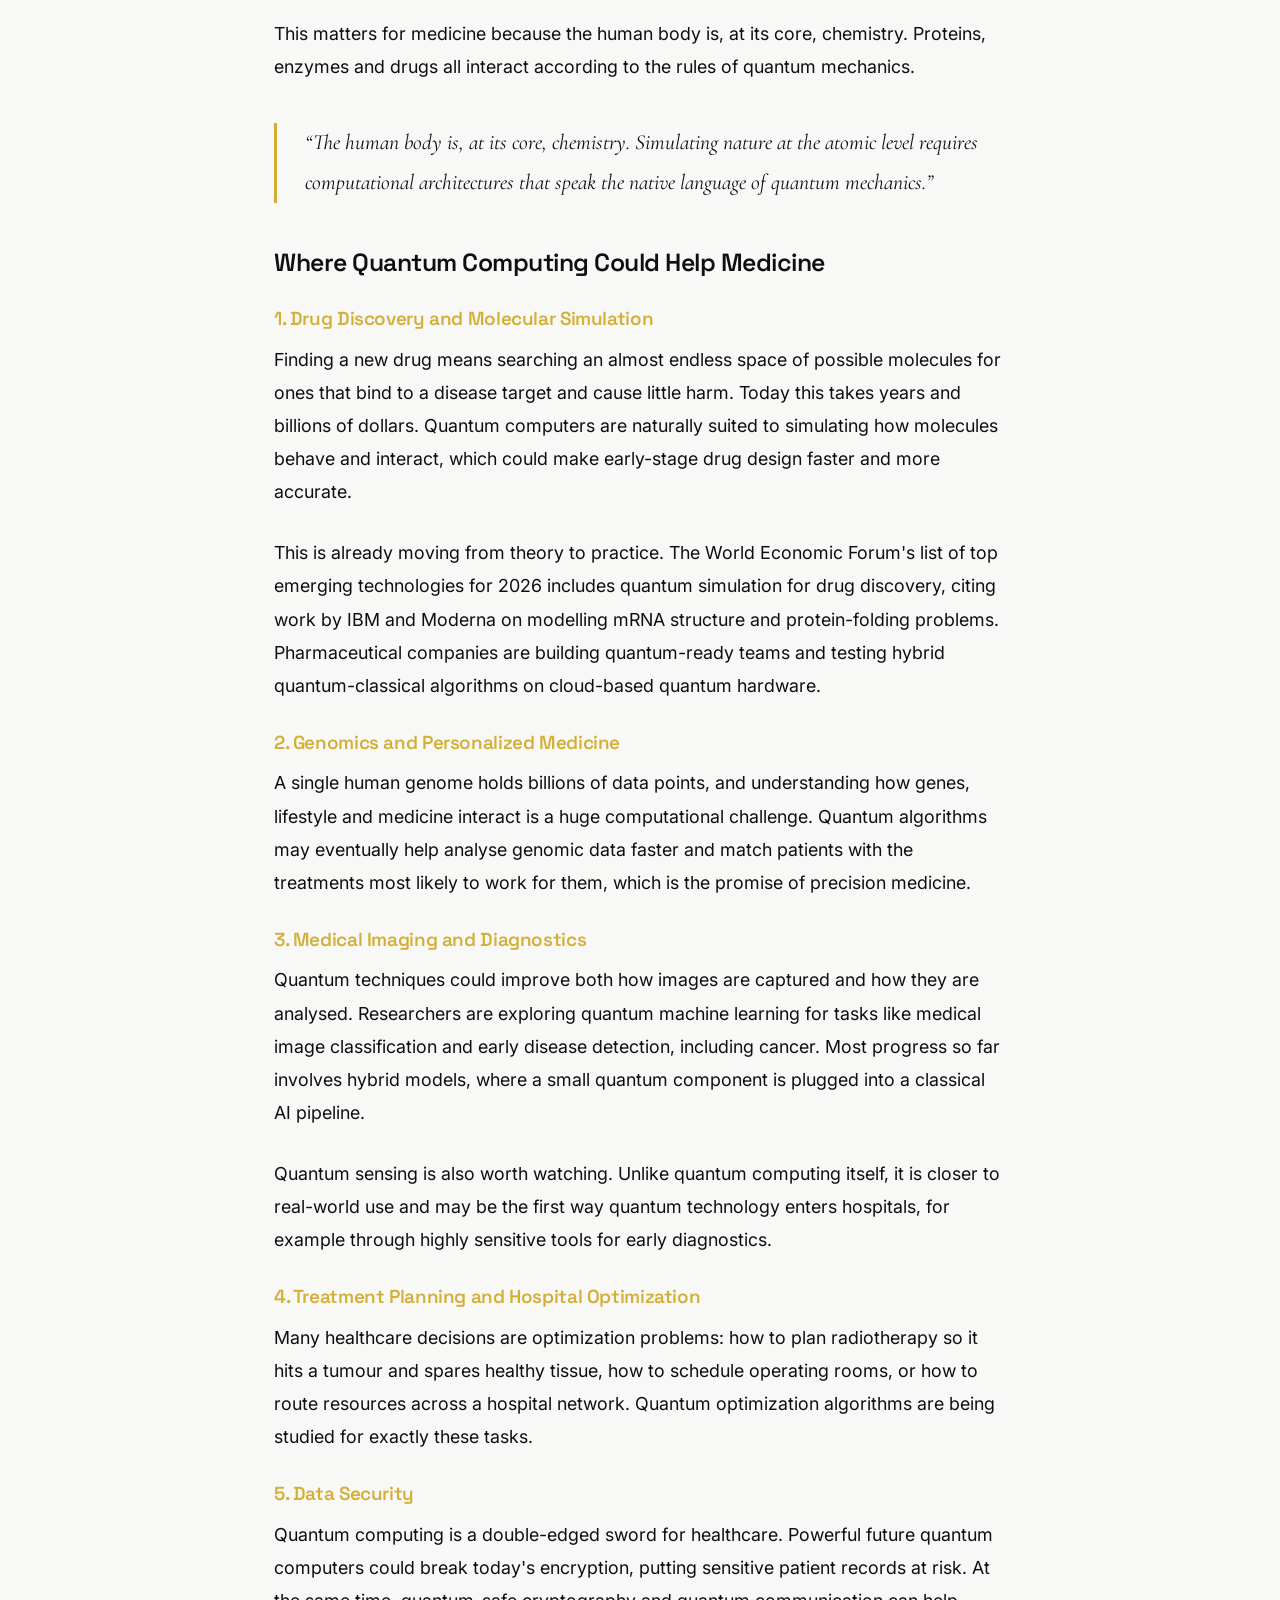
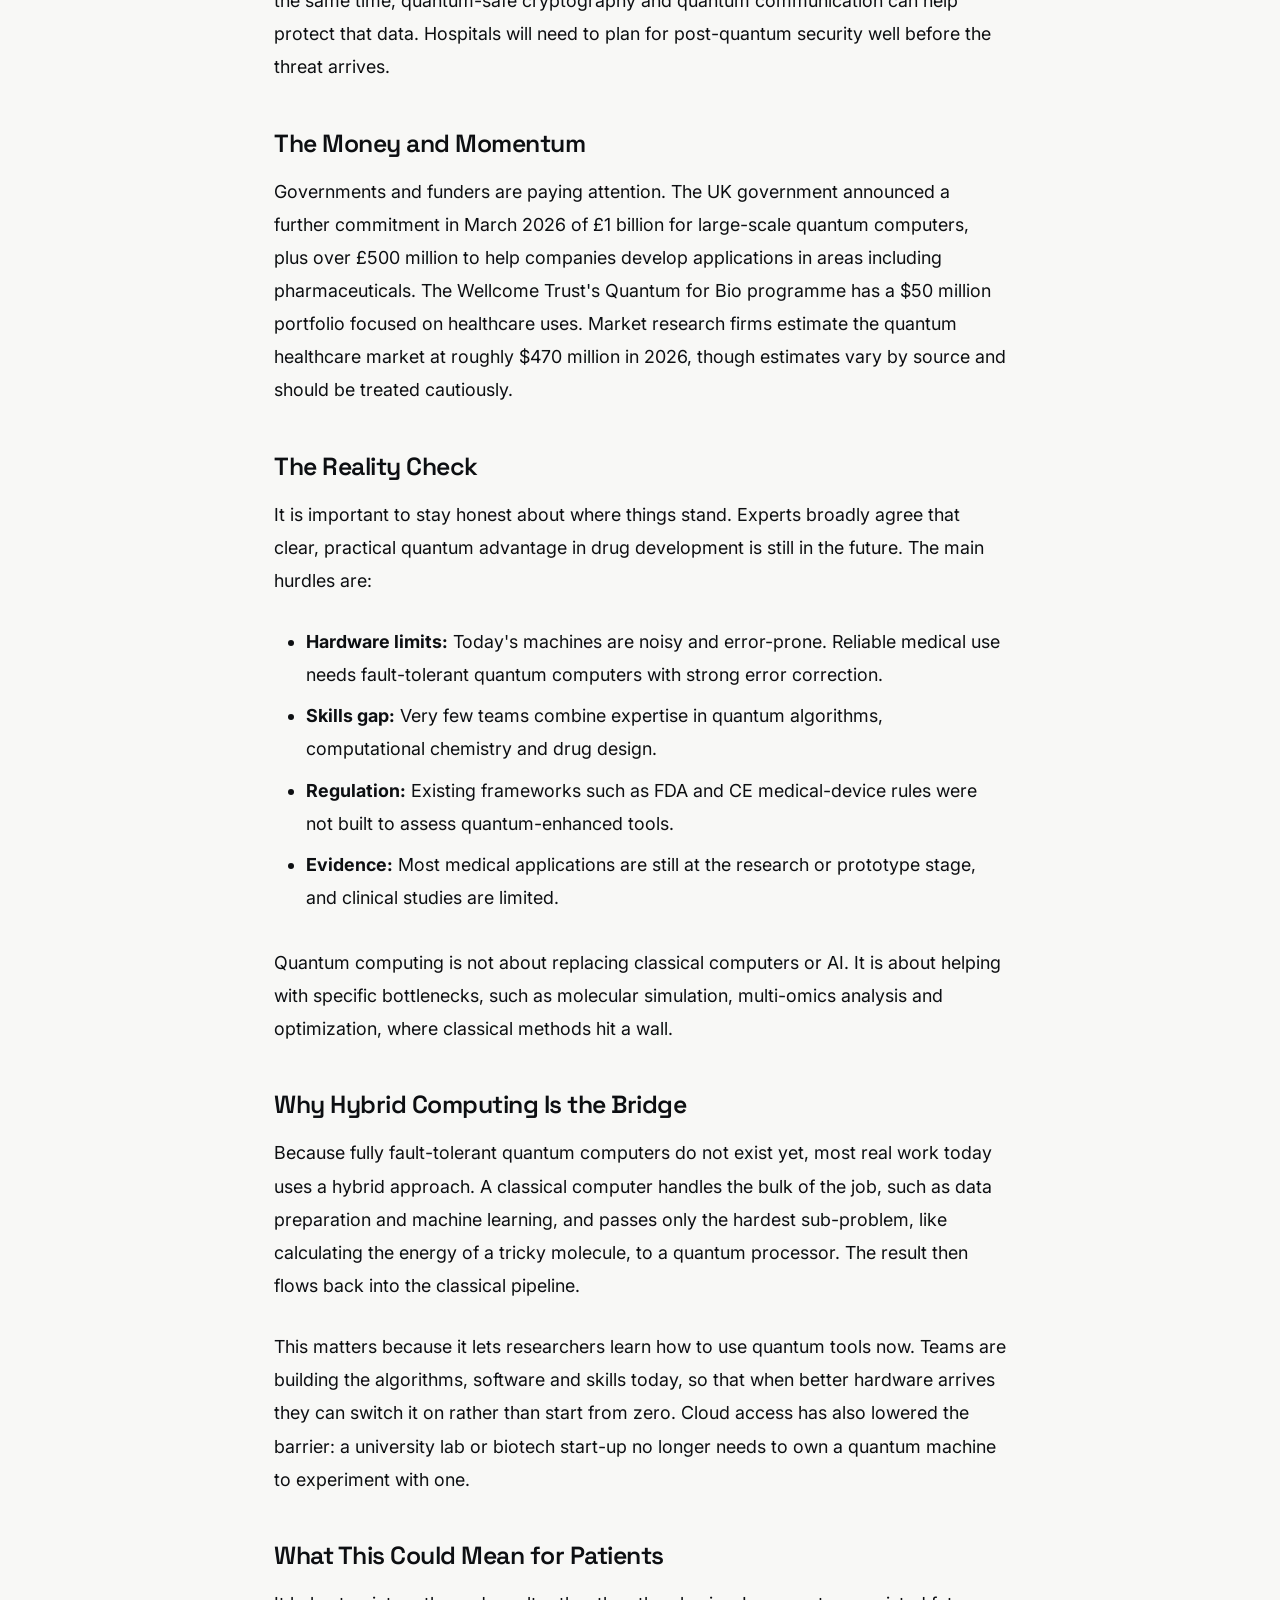
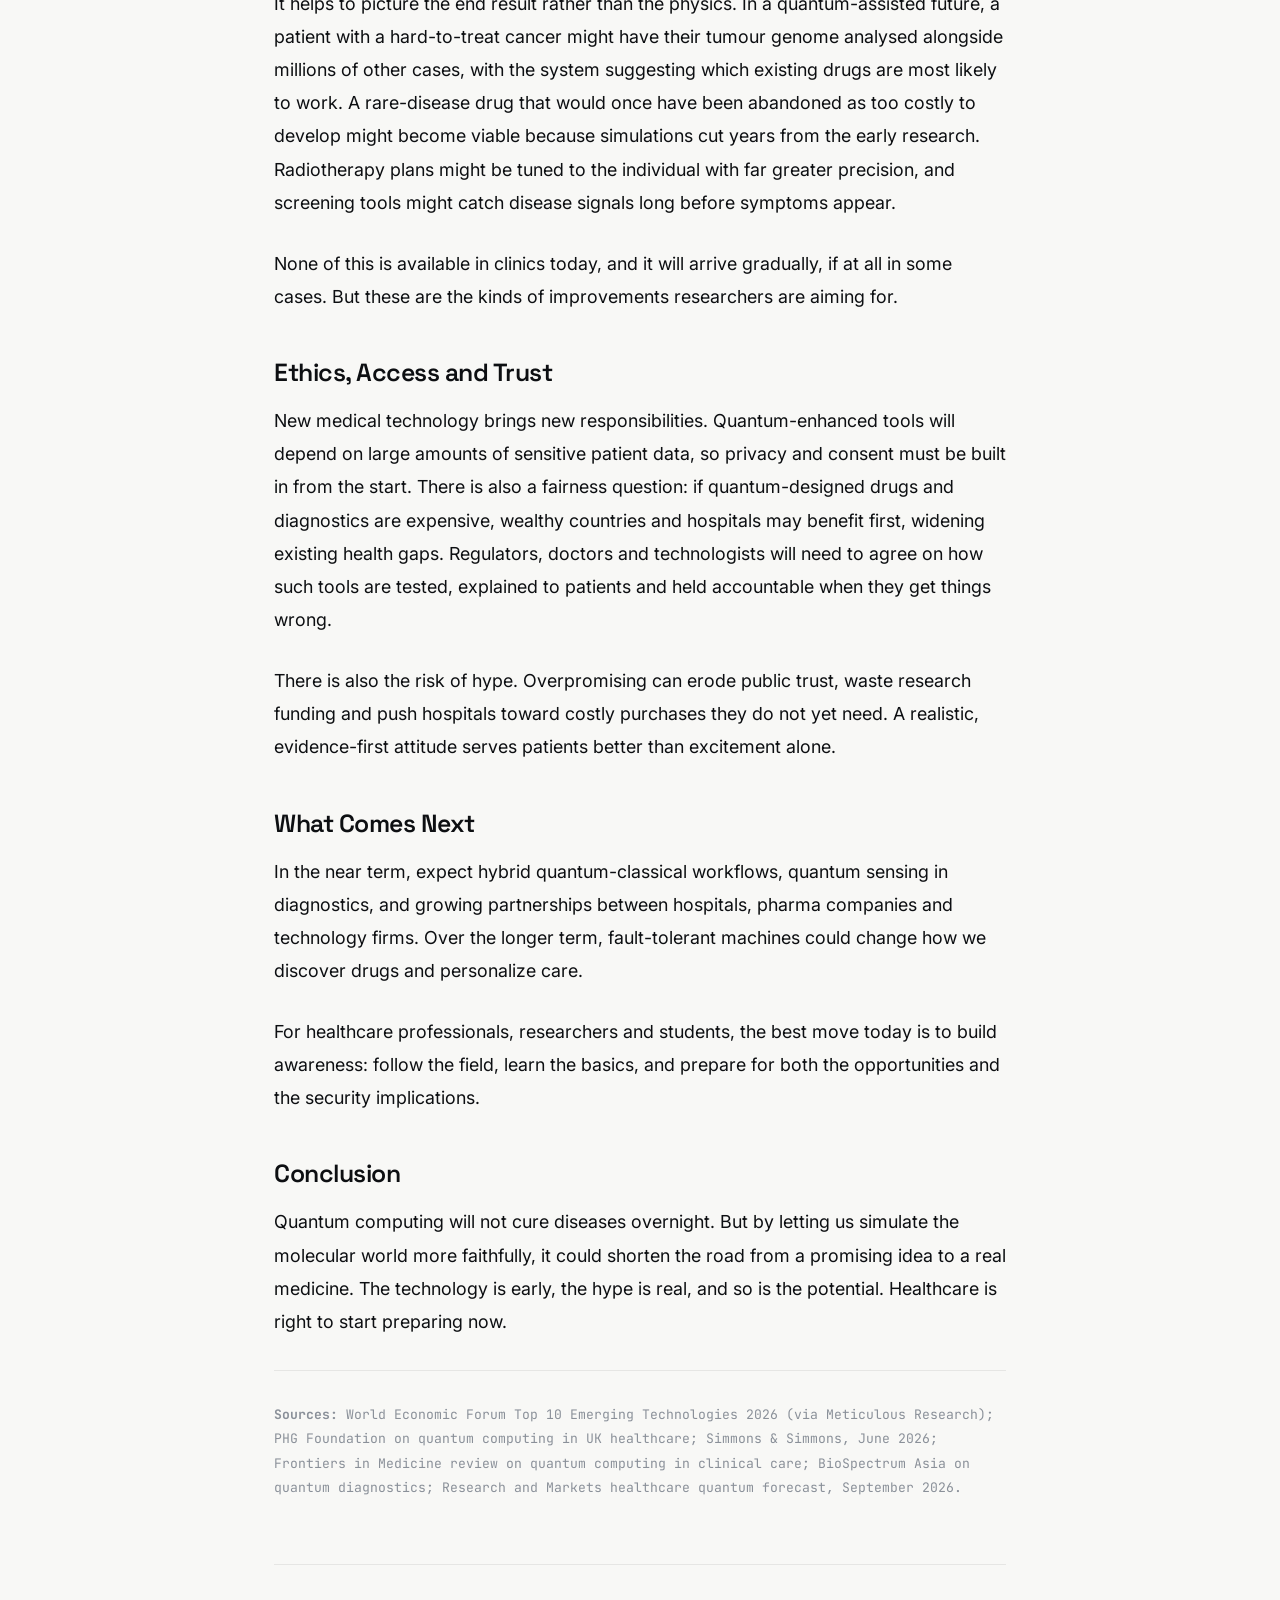
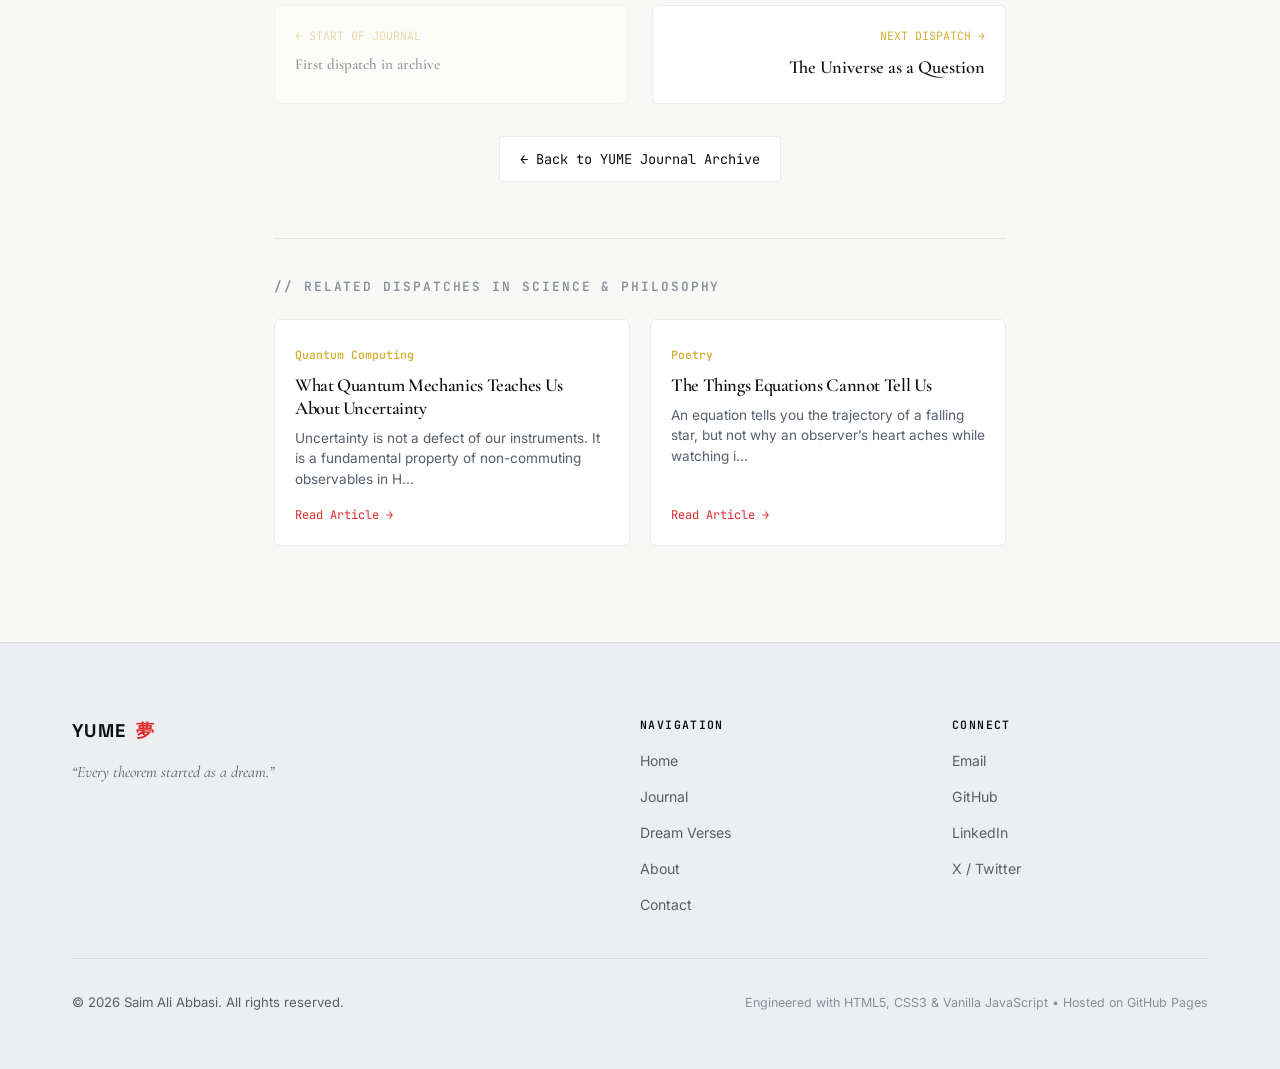
<file: blog/quantum-computing-in-medicine.html>
﻿<!DOCTYPE html>
<html lang="en" data-theme="light">
<head>
  <meta charset="UTF-8">
  <meta name="viewport" content="width=device-width, initial-scale=1.0">
  <title>Quantum Computing in Medicine: From Molecules to Medicines — YUME | Saim Ali Abbasi</title>
  <meta name="description" content="For decades, doctors and scientists have relied on faster classical computers. But molecular biology is quantum chemistry at its core. Here is how quantum computing could transform drug discovery, genomics, and clinical medicine.">
  <meta name="author" content="Saim Ali Abbasi">
  
  <!-- Canonical and Open Graph Meta -->
  <link rel="canonical" href="https://saim-ali-abbasi.github.io/yume/blog/quantum-computing-in-medicine.html">
  <meta property="og:type" content="article">
  <meta property="og:title" content="Quantum Computing in Medicine: From Molecules to Medicines — YUME">
  <meta property="og:description" content="For decades, doctors and scientists have relied on faster classical computers. But molecular biology is quantum chemistry at its core. Here is how quantum computing could transform drug discovery, genomics, and clinical medicine.">
  <meta property="og:url" content="https://saim-ali-abbasi.github.io/yume/blog/quantum-computing-in-medicine.html">
  <meta property="og:site_name" content="YUME (夢)">
  <meta name="twitter:card" content="summary_large_image">
  <meta name="twitter:title" content="Quantum Computing in Medicine: From Molecules to Medicines — YUME">
  <meta name="twitter:description" content="For decades, doctors and scientists have relied on faster classical computers. But molecular biology is quantum chemistry at its core. Here is how quantum computing could transform drug discovery, genomics, and clinical medicine.">

  <!-- Favicon -->
  <link rel="icon" type="image/svg+xml" href="data:image/svg+xml,<svg xmlns='http://www.w3.org/2000/svg' viewBox='0 0 100 100'><rect width='100' height='100' rx='20' fill='%23B3121F'/><text x='50' y='68' font-size='55' font-family='serif' fill='%23FFFFFF' text-anchor='middle'>夢</text></svg>">

  <!-- Typography: Space Grotesk, Inter, Cormorant Garamond, JetBrains Mono -->
  <link rel="preconnect" href="https://fonts.googleapis.com">
  <link rel="preconnect" href="https://fonts.gstatic.com" crossorigin>
  <link href="https://fonts.googleapis.com/css2?family=Cormorant+Garamond:ital,wght@0,400;0,600;0,700;1,400;1,600&family=Inter:wght@300;400;500;600;700&family=JetBrains+Mono:wght@400;500;600&family=Space+Grotesk:wght@400;500;600;700&display=swap" rel="stylesheet">

  <!-- Stylesheet -->
  <link rel="stylesheet" href="../style.css">
</head>
<body class="theme-light article-page">

  <!-- STICKY TOP READING PROGRESS INDICATOR -->
  <div class="reading-progress-fixed" aria-hidden="true">
    <div id="reading-progress-bar" class="reading-progress-fixed-bar"></div>
  </div>

  <!-- SKIP TO MAIN LINK -->
  <a href="#article-main-content" class="skip-to-content">Skip to article content</a>

  <!-- SITE HEADER / NAVIGATION -->
  <header class="site-header scrolled" id="site-header">
    <div class="header-inner">
      <a href="../index.html" class="header-logo" aria-label="YUME Homepage">
        <span class="logo-text">YUME</span>
        <span class="logo-kanji-seal">夢</span>
      </a>

      <nav class="site-nav" id="site-nav" aria-label="Primary Navigation">
        <ul class="nav-list">
          <li><a href="../index.html" class="nav-link">Home</a></li>
          <li><a href="../index.html#journal" class="nav-link active">Journal</a></li>
          <li><a href="../index.html#verses" class="nav-link">Dream Verses</a></li>
          <li><a href="../index.html#about" class="nav-link">About</a></li>
          <li><a href="../index.html#contact" class="nav-link">Contact</a></li>
        </ul>
      </nav>

      <div class="header-actions">
        <!-- Theme Toggle -->
        <button type="button" class="theme-toggle-btn" id="theme-toggle" aria-label="Toggle Light and Dark Mode">
          <svg class="icon-sun" width="18" height="18" viewBox="0 0 24 24" fill="none" stroke="currentColor" stroke-width="2">
            <circle cx="12" cy="12" r="5"></circle>
            <line x1="12" y1="1" x2="12" y2="3"></line>
            <line x1="12" y1="21" x2="12" y2="23"></line>
            <line x1="4.22" y1="4.22" x2="5.64" y2="5.64"></line>
            <line x1="18.36" y1="18.36" x2="19.78" y2="19.78"></line>
            <line x1="1" y1="12" x2="3" y2="12"></line>
            <line x1="21" y1="12" x2="23" y2="12"></line>
            <line x1="4.22" y1="19.78" x2="5.64" y2="18.36"></line>
            <line x1="18.36" y1="5.64" x2="19.78" y2="4.22"></line>
          </svg>
          <svg class="icon-moon" width="18" height="18" viewBox="0 0 24 24" fill="none" stroke="currentColor" stroke-width="2">
            <path d="M21 12.79A9 9 0 1 1 11.21 3 7 7 0 0 0 21 12.79z"></path>
          </svg>
        </button>

        <!-- Mobile Menu Toggle -->
        <button type="button" class="mobile-toggle-btn" id="mobile-menu-toggle" aria-label="Toggle Navigation Menu" aria-expanded="false">
          <span class="hamburger-line"></span>
          <span class="hamburger-line"></span>
          <span class="hamburger-line"></span>
        </button>
      </div>
    </div>
  </header>

  <!-- MAIN ARTICLE CONTAINER -->
  <main id="article-main-content" class="article-page-main">
    <div class="article-container-narrow">
      
      <!-- BREADCRUMB NAVIGATION -->
      <nav class="article-breadcrumb-nav" aria-label="Breadcrumb">
        <a href="../index.html">Home</a>
        <span class="breadcrumb-sep">/</span>
        <a href="../index.html#journal">Journal</a>
        <span class="breadcrumb-sep">/</span>
        <span aria-current="page">Quantum Computing</span>
      </nav>

      <!-- ARTICLE META & HEADER -->
      <header class="article-meta-header">
        <div style="display: flex; gap: 0.5rem; align-items: center; margin-bottom: 0.85rem; flex-wrap: wrap;">
          <span class="article-cat-badge">Quantum Computing</span>
          <span class="gold-date-badge">October 23, 2026</span>
          <span style="font-family: var(--font-mono); font-size: 0.75rem; color: var(--color-steel);">&bull; 7 min read</span>
        </div>

        <h1 class="article-standalone-title">Quantum Computing in Medicine: From Molecules to Medicines</h1>
        <p class="article-standalone-excerpt">How superposition, entanglement, and hybrid quantum-classical algorithms are reshaping drug discovery and personalized clinical care.</p>

        <div class="article-byline-bar">
          <div class="byline-author">
            By <strong>Saim Ali Abbasi</strong> &mdash; <span>Engineering Student & Researcher</span>
          </div>
          
          <div class="article-actions-group">
            <button type="button" class="article-copy-btn" id="copy-btn" title="Copy article link to clipboard">
              <svg width="14" height="14" viewBox="0 0 24 24" fill="none" stroke="currentColor" stroke-width="2">
                <rect x="9" y="9" width="13" height="13" rx="2" ry="2"></rect>
                <path d="M5 15H4a2 2 0 0 1-2-2V4a2 2 0 0 1 2-2h9a2 2 0 0 1 2 2v1"></path>
              </svg>
              <span id="copy-btn-text">Share / Copy Link</span>
            </button>
          </div>
        </div>

        <!-- Tags Row -->
        <div style="display: flex; gap: 0.4rem; flex-wrap: wrap; margin-top: 1rem;">
          <span class="entry-tag">#Quantum Computing</span><span class="entry-tag">#Medicine</span><span class="entry-tag">#Molecular Simulation</span><span class="entry-tag">#Genomics</span><span class="entry-tag">#Healthcare</span>
        </div>
      </header>

      <!-- ARTICLE FULL CONTENT BODY -->
      <article class="article-content-body">
        
      <figure class="article-hero-figure">
        <img src="assets/quantum-computing-in-medicine.jpg" alt="Quantum Computing in Medicine: Molecular Simulation, Drug Discovery, and Qubit Bloch Spheres" loading="lazy">
        <figcaption>Figure 1.0 // Mapping quantum superposition and entanglement to molecular dynamics and target protein-ligand interactions.</figcaption>
      </figure>

      <p>For decades, doctors and scientists have relied on faster and faster classical computers to read scans, sequence genomes and design drugs. But some medical problems are so complex that even the world's biggest supercomputers struggle with them. Enter quantum computing, a technology that processes information in a fundamentally different way, and one that healthcare is starting to take seriously.</p>

      <h3>What Is Quantum Computing, in Plain Words?</h3>
      <p>A classical computer stores information as bits, each either 0 or 1. A quantum computer uses qubits, which can exist in a blend of states at once (superposition) and can be linked to one another (entanglement). For certain kinds of problems, especially simulating nature at the molecular level, this lets a quantum machine explore possibilities in ways a classical computer cannot efficiently match.</p>
      <p>This matters for medicine because the human body is, at its core, chemistry. Proteins, enzymes and drugs all interact according to the rules of quantum mechanics.</p>

      <blockquote>“The human body is, at its core, chemistry. Simulating nature at the atomic level requires computational architectures that speak the native language of quantum mechanics.”</blockquote>

      <h3>Where Quantum Computing Could Help Medicine</h3>

      <h4>1. Drug Discovery and Molecular Simulation</h4>
      <p>Finding a new drug means searching an almost endless space of possible molecules for ones that bind to a disease target and cause little harm. Today this takes years and billions of dollars. Quantum computers are naturally suited to simulating how molecules behave and interact, which could make early-stage drug design faster and more accurate.</p>
      <p>This is already moving from theory to practice. The World Economic Forum's list of top emerging technologies for 2026 includes quantum simulation for drug discovery, citing work by IBM and Moderna on modelling mRNA structure and protein-folding problems. Pharmaceutical companies are building quantum-ready teams and testing hybrid quantum-classical algorithms on cloud-based quantum hardware.</p>

      <h4>2. Genomics and Personalized Medicine</h4>
      <p>A single human genome holds billions of data points, and understanding how genes, lifestyle and medicine interact is a huge computational challenge. Quantum algorithms may eventually help analyse genomic data faster and match patients with the treatments most likely to work for them, which is the promise of precision medicine.</p>

      <h4>3. Medical Imaging and Diagnostics</h4>
      <p>Quantum techniques could improve both how images are captured and how they are analysed. Researchers are exploring quantum machine learning for tasks like medical image classification and early disease detection, including cancer. Most progress so far involves hybrid models, where a small quantum component is plugged into a classical AI pipeline.</p>
      <p>Quantum sensing is also worth watching. Unlike quantum computing itself, it is closer to real-world use and may be the first way quantum technology enters hospitals, for example through highly sensitive tools for early diagnostics.</p>

      <h4>4. Treatment Planning and Hospital Optimization</h4>
      <p>Many healthcare decisions are optimization problems: how to plan radiotherapy so it hits a tumour and spares healthy tissue, how to schedule operating rooms, or how to route resources across a hospital network. Quantum optimization algorithms are being studied for exactly these tasks.</p>

      <h4>5. Data Security</h4>
      <p>Quantum computing is a double-edged sword for healthcare. Powerful future quantum computers could break today's encryption, putting sensitive patient records at risk. At the same time, quantum-safe cryptography and quantum communication can help protect that data. Hospitals will need to plan for post-quantum security well before the threat arrives.</p>

      <h3>The Money and Momentum</h3>
      <p>Governments and funders are paying attention. The UK government announced a further commitment in March 2026 of £1 billion for large-scale quantum computers, plus over £500 million to help companies develop applications in areas including pharmaceuticals. The Wellcome Trust's Quantum for Bio programme has a $50 million portfolio focused on healthcare uses. Market research firms estimate the quantum healthcare market at roughly $470 million in 2026, though estimates vary by source and should be treated cautiously.</p>

      <h3>The Reality Check</h3>
      <p>It is important to stay honest about where things stand. Experts broadly agree that clear, practical quantum advantage in drug development is still in the future. The main hurdles are:</p>
      <ul>
        <li><strong>Hardware limits:</strong> Today's machines are noisy and error-prone. Reliable medical use needs fault-tolerant quantum computers with strong error correction.</li>
        <li><strong>Skills gap:</strong> Very few teams combine expertise in quantum algorithms, computational chemistry and drug design.</li>
        <li><strong>Regulation:</strong> Existing frameworks such as FDA and CE medical-device rules were not built to assess quantum-enhanced tools.</li>
        <li><strong>Evidence:</strong> Most medical applications are still at the research or prototype stage, and clinical studies are limited.</li>
      </ul>
      <p>Quantum computing is not about replacing classical computers or AI. It is about helping with specific bottlenecks, such as molecular simulation, multi-omics analysis and optimization, where classical methods hit a wall.</p>

      <h3>Why Hybrid Computing Is the Bridge</h3>
      <p>Because fully fault-tolerant quantum computers do not exist yet, most real work today uses a hybrid approach. A classical computer handles the bulk of the job, such as data preparation and machine learning, and passes only the hardest sub-problem, like calculating the energy of a tricky molecule, to a quantum processor. The result then flows back into the classical pipeline.</p>
      <p>This matters because it lets researchers learn how to use quantum tools now. Teams are building the algorithms, software and skills today, so that when better hardware arrives they can switch it on rather than start from zero. Cloud access has also lowered the barrier: a university lab or biotech start-up no longer needs to own a quantum machine to experiment with one.</p>

      <h3>What This Could Mean for Patients</h3>
      <p>It helps to picture the end result rather than the physics. In a quantum-assisted future, a patient with a hard-to-treat cancer might have their tumour genome analysed alongside millions of other cases, with the system suggesting which existing drugs are most likely to work. A rare-disease drug that would once have been abandoned as too costly to develop might become viable because simulations cut years from the early research. Radiotherapy plans might be tuned to the individual with far greater precision, and screening tools might catch disease signals long before symptoms appear.</p>
      <p>None of this is available in clinics today, and it will arrive gradually, if at all in some cases. But these are the kinds of improvements researchers are aiming for.</p>

      <h3>Ethics, Access and Trust</h3>
      <p>New medical technology brings new responsibilities. Quantum-enhanced tools will depend on large amounts of sensitive patient data, so privacy and consent must be built in from the start. There is also a fairness question: if quantum-designed drugs and diagnostics are expensive, wealthy countries and hospitals may benefit first, widening existing health gaps. Regulators, doctors and technologists will need to agree on how such tools are tested, explained to patients and held accountable when they get things wrong.</p>
      <p>There is also the risk of hype. Overpromising can erode public trust, waste research funding and push hospitals toward costly purchases they do not yet need. A realistic, evidence-first attitude serves patients better than excitement alone.</p>

      <h3>What Comes Next</h3>
      <p>In the near term, expect hybrid quantum-classical workflows, quantum sensing in diagnostics, and growing partnerships between hospitals, pharma companies and technology firms. Over the longer term, fault-tolerant machines could change how we discover drugs and personalize care.</p>
      <p>For healthcare professionals, researchers and students, the best move today is to build awareness: follow the field, learn the basics, and prepare for both the opportunities and the security implications.</p>

      <h3>Conclusion</h3>
      <p>Quantum computing will not cure diseases overnight. But by letting us simulate the molecular world more faithfully, it could shorten the road from a promising idea to a real medicine. The technology is early, the hype is real, and so is the potential. Healthcare is right to start preparing now.</p>

      <hr style="border: none; border-top: 1px solid var(--color-border); margin: 2rem 0;">
      <p style="font-family: var(--font-mono); font-size: 0.82rem; color: var(--color-steel);">
        <strong>Sources:</strong> World Economic Forum Top 10 Emerging Technologies 2026 (via Meticulous Research); PHG Foundation on quantum computing in UK healthcare; Simmons &amp; Simmons, June 2026; Frontiers in Medicine review on quantum computing in clinical care; BioSpectrum Asia on quantum diagnostics; Research and Markets healthcare quantum forecast, September 2026.
      </p>
    
      </article>

      <!-- BOTTOM NAVIGATION: PREV & NEXT ARTICLES -->
      <nav class="article-bottom-navigation" aria-label="Article pagination">
        <div class="article-nav-cards-grid">
          
            <div class="nav-card-item" style="opacity: 0.4; cursor: default;">
              <span class="nav-card-label">&larr; START OF JOURNAL</span>
              <span class="nav-card-title" style="font-size: 0.95rem;">First dispatch in archive</span>
            </div>
          

          
            <a href="universe-as-a-question.html" class="nav-card-item nav-card-next" style="text-align: right;">
              <span class="nav-card-label">NEXT DISPATCH &rarr;</span>
              <span class="nav-card-title">The Universe as a Question</span>
            </a>
          
        </div>

        <div class="back-to-journal-row">
          <a href="../index.html#journal" class="btn-back-journal">
            &larr; Back to YUME Journal Archive
          </a>
        </div>
      </nav>

      <!-- RELATED ARTICLES -->
      <section class="related-section" aria-labelledby="related-heading">
        <h3 id="related-heading" class="related-section-title">// RELATED DISPATCHES IN SCIENCE & PHILOSOPHY</h3>
        <div class="related-articles-grid">
          
            <a href="quantum-mechanics-uncertainty.html" class="related-article-card">
              <div>
                <span style="font-family: var(--font-mono); font-size: 0.72rem; color: var(--color-gold); font-weight: 600;">Quantum Computing</span>
                <h4 style="font-family: var(--font-serif); font-size: 1.15rem; margin: 0.4rem 0 0.5rem; color: var(--color-text-primary);">What Quantum Mechanics Teaches Us About Uncertainty</h4>
                <p style="font-size: 0.85rem; color: var(--color-text-secondary); line-height: 1.5; margin: 0;">Uncertainty is not a defect of our instruments. It is a fundamental property of non-commuting observables in H...</p>
              </div>
              <span style="font-family: var(--font-mono); font-size: 0.75rem; color: var(--color-reactor-red); margin-top: 1rem; display: block;">Read Article &rarr;</span>
            </a>
          
            <a href="things-equations-cannot-tell-us.html" class="related-article-card">
              <div>
                <span style="font-family: var(--font-mono); font-size: 0.72rem; color: var(--color-gold); font-weight: 600;">Poetry</span>
                <h4 style="font-family: var(--font-serif); font-size: 1.15rem; margin: 0.4rem 0 0.5rem; color: var(--color-text-primary);">The Things Equations Cannot Tell Us</h4>
                <p style="font-size: 0.85rem; color: var(--color-text-secondary); line-height: 1.5; margin: 0;">An equation tells you the trajectory of a falling star, but not why an observer’s heart aches while watching i...</p>
              </div>
              <span style="font-family: var(--font-mono); font-size: 0.75rem; color: var(--color-reactor-red); margin-top: 1rem; display: block;">Read Article &rarr;</span>
            </a>
          
        </div>
      </section>

    </div>
  </main>

  <!-- FOOTER -->
  <footer class="site-footer">
    <div class="footer-inner">
      <div class="footer-top-row">
        <div class="footer-brand">
          <div class="footer-logo">
            <span class="logo-text">YUME</span>
            <span class="logo-kanji-seal">夢</span>
          </div>
          <p class="footer-tagline">“Every theorem started as a dream.”</p>
        </div>
        <div class="footer-links-col">
          <span class="footer-col-title">NAVIGATION</span>
          <ul class="footer-links-list">
            <li><a href="../index.html">Home</a></li>
            <li><a href="../index.html#journal">Journal</a></li>
            <li><a href="../index.html#verses">Dream Verses</a></li>
            <li><a href="../index.html#about">About</a></li>
            <li><a href="../index.html#contact">Contact</a></li>
          </ul>
        </div>
        <div class="footer-links-col">
          <span class="footer-col-title">CONNECT</span>
          <ul class="footer-links-list">
            <li><a href="mailto:contact@saimaliabbasi.me">Email</a></li>
            <li><a href="https://github.com/saimaliabbasi" target="_blank" rel="noopener noreferrer">GitHub</a></li>
            <li><a href="https://linkedin.com/in/saimaliabbasi" target="_blank" rel="noopener noreferrer">LinkedIn</a></li>
            <li><a href="https://x.com/saimaliabbasi" target="_blank" rel="noopener noreferrer">X / Twitter</a></li>
          </ul>
        </div>
      </div>
      <div class="footer-bottom-row">
        <p class="footer-copy">&copy; 2026 Saim Ali Abbasi. All rights reserved.</p>
        <p class="footer-built">Engineered with HTML5, CSS3 &amp; Vanilla JavaScript &bull; Hosted on GitHub Pages</p>
      </div>
    </div>
  </footer>

  <!-- STANDALONE ARTICLE SCRIPT -->
  <script>
    // Theme Management
    (function() {
      const root = document.documentElement;
      const toggle = document.getElementById('theme-toggle');
      const savedTheme = localStorage.getItem('yume_blog_theme') || 'light';
      
      function setTheme(t) {
        root.setAttribute('data-theme', t);
        document.body.className = 'article-page theme-' + t;
        localStorage.setItem('yume_blog_theme', t);
      }
      
      setTheme(savedTheme);
      
      if (toggle) {
        toggle.addEventListener('click', function() {
          const current = root.getAttribute('data-theme') || 'light';
          setTheme(current === 'light' ? 'dark' : 'light');
        });
      }

      // Mobile Menu Toggle
      const mobileBtn = document.getElementById('mobile-menu-toggle');
      const nav = document.getElementById('site-nav');
      if (mobileBtn && nav) {
        mobileBtn.addEventListener('click', function() {
          const open = nav.classList.toggle('open');
          mobileBtn.setAttribute('aria-expanded', String(open));
        });
      }

      // Reading Progress Bar
      const progressBar = document.getElementById('reading-progress-bar');
      window.addEventListener('scroll', function() {
        const docElem = document.documentElement;
        const totalHeight = docElem.scrollHeight - docElem.clientHeight;
        const progress = totalHeight > 0 ? (window.scrollY / totalHeight) * 100 : 0;
        if (progressBar) progressBar.style.width = Math.min(100, Math.max(0, progress)) + '%';
      }, { passive: true });

      // Share / Copy Link
      const copyBtn = document.getElementById('copy-btn');
      const copyText = document.getElementById('copy-btn-text');
      if (copyBtn) {
        copyBtn.addEventListener('click', function() {
          const url = window.location.href;
          if (navigator.clipboard) {
            navigator.clipboard.writeText(url).then(function() {
              copyText.textContent = "Link Copied!";
              setTimeout(function() { copyText.textContent = "Share / Copy Link"; }, 2200);
            }).catch(function() {
              fallbackCopy(url);
            });
          } else {
            fallbackCopy(url);
          }
        });
      }

      function fallbackCopy(text) {
        const input = document.createElement('input');
        input.value = text;
        document.body.appendChild(input);
        input.select();
        try {
          document.execCommand('copy');
          copyText.textContent = "Link Copied!";
          setTimeout(function() { copyText.textContent = "Share / Copy Link"; }, 2200);
        } catch (e) {
          copyText.textContent = "Press Ctrl+C to copy";
        }
        document.body.removeChild(input);
      }
    })();
  </script>
</body>
</html>
</file>
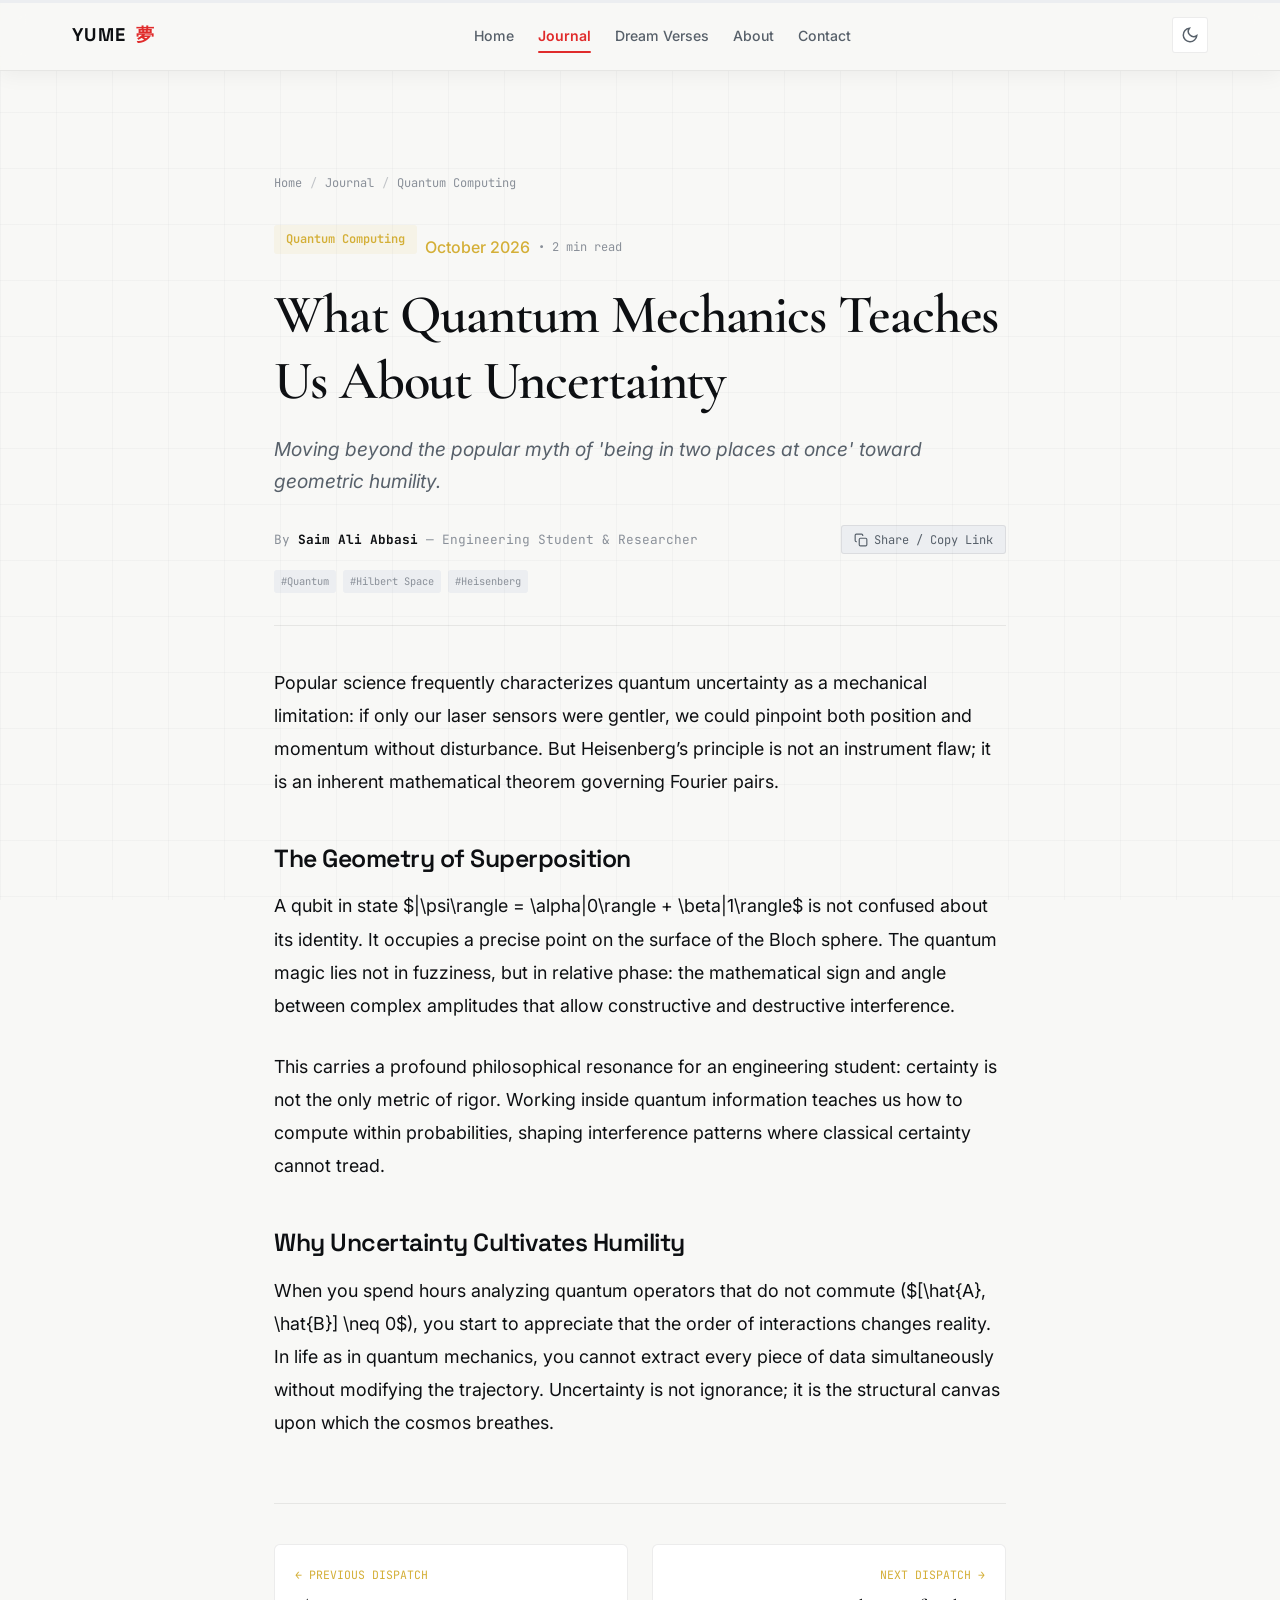
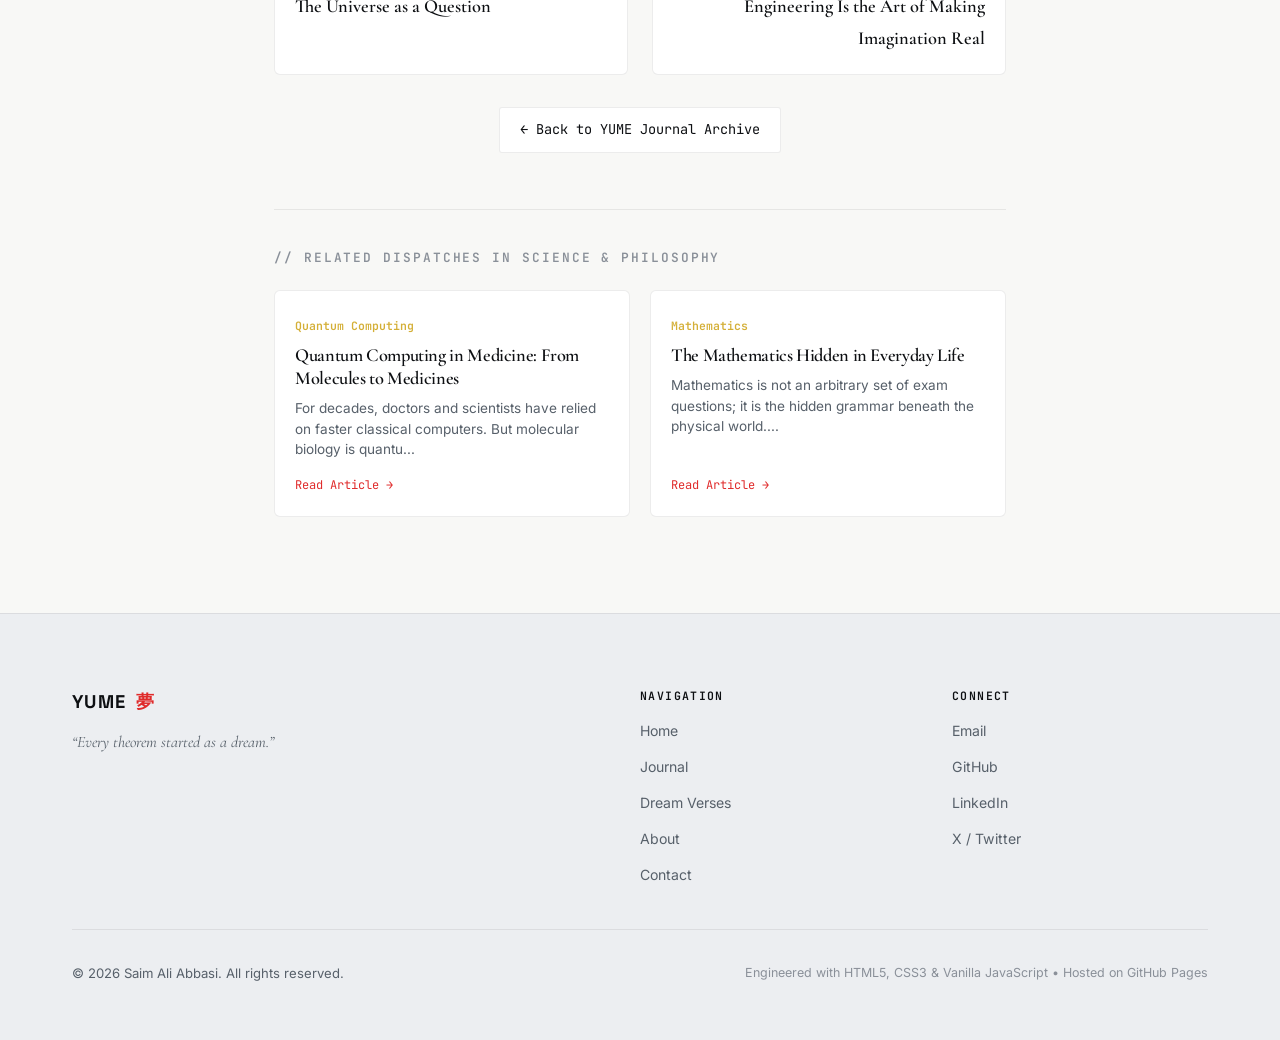
<file: blog/quantum-mechanics-uncertainty.html>
﻿<!DOCTYPE html>
<html lang="en" data-theme="light">
<head>
  <meta charset="UTF-8">
  <meta name="viewport" content="width=device-width, initial-scale=1.0">
  <title>What Quantum Mechanics Teaches Us About Uncertainty — YUME | Saim Ali Abbasi</title>
  <meta name="description" content="Uncertainty is not a defect of our instruments. It is a fundamental property of non-commuting observables in Hilbert space — and an invitation to embrace human limits.">
  <meta name="author" content="Saim Ali Abbasi">
  
  <!-- Canonical and Open Graph Meta -->
  <link rel="canonical" href="https://saim-ali-abbasi.github.io/yume/blog/quantum-mechanics-uncertainty.html">
  <meta property="og:type" content="article">
  <meta property="og:title" content="What Quantum Mechanics Teaches Us About Uncertainty — YUME">
  <meta property="og:description" content="Uncertainty is not a defect of our instruments. It is a fundamental property of non-commuting observables in Hilbert space — and an invitation to embrace human limits.">
  <meta property="og:url" content="https://saim-ali-abbasi.github.io/yume/blog/quantum-mechanics-uncertainty.html">
  <meta property="og:site_name" content="YUME (夢)">
  <meta name="twitter:card" content="summary_large_image">
  <meta name="twitter:title" content="What Quantum Mechanics Teaches Us About Uncertainty — YUME">
  <meta name="twitter:description" content="Uncertainty is not a defect of our instruments. It is a fundamental property of non-commuting observables in Hilbert space — and an invitation to embrace human limits.">

  <!-- Favicon -->
  <link rel="icon" type="image/svg+xml" href="data:image/svg+xml,<svg xmlns='http://www.w3.org/2000/svg' viewBox='0 0 100 100'><rect width='100' height='100' rx='20' fill='%23B3121F'/><text x='50' y='68' font-size='55' font-family='serif' fill='%23FFFFFF' text-anchor='middle'>夢</text></svg>">

  <!-- Typography: Space Grotesk, Inter, Cormorant Garamond, JetBrains Mono -->
  <link rel="preconnect" href="https://fonts.googleapis.com">
  <link rel="preconnect" href="https://fonts.gstatic.com" crossorigin>
  <link href="https://fonts.googleapis.com/css2?family=Cormorant+Garamond:ital,wght@0,400;0,600;0,700;1,400;1,600&family=Inter:wght@300;400;500;600;700&family=JetBrains+Mono:wght@400;500;600&family=Space+Grotesk:wght@400;500;600;700&display=swap" rel="stylesheet">

  <!-- Stylesheet -->
  <link rel="stylesheet" href="../style.css">
</head>
<body class="theme-light article-page">

  <!-- STICKY TOP READING PROGRESS INDICATOR -->
  <div class="reading-progress-fixed" aria-hidden="true">
    <div id="reading-progress-bar" class="reading-progress-fixed-bar"></div>
  </div>

  <!-- SKIP TO MAIN LINK -->
  <a href="#article-main-content" class="skip-to-content">Skip to article content</a>

  <!-- SITE HEADER / NAVIGATION -->
  <header class="site-header scrolled" id="site-header">
    <div class="header-inner">
      <a href="../index.html" class="header-logo" aria-label="YUME Homepage">
        <span class="logo-text">YUME</span>
        <span class="logo-kanji-seal">夢</span>
      </a>

      <nav class="site-nav" id="site-nav" aria-label="Primary Navigation">
        <ul class="nav-list">
          <li><a href="../index.html" class="nav-link">Home</a></li>
          <li><a href="../index.html#journal" class="nav-link active">Journal</a></li>
          <li><a href="../index.html#verses" class="nav-link">Dream Verses</a></li>
          <li><a href="../index.html#about" class="nav-link">About</a></li>
          <li><a href="../index.html#contact" class="nav-link">Contact</a></li>
        </ul>
      </nav>

      <div class="header-actions">
        <!-- Theme Toggle -->
        <button type="button" class="theme-toggle-btn" id="theme-toggle" aria-label="Toggle Light and Dark Mode">
          <svg class="icon-sun" width="18" height="18" viewBox="0 0 24 24" fill="none" stroke="currentColor" stroke-width="2">
            <circle cx="12" cy="12" r="5"></circle>
            <line x1="12" y1="1" x2="12" y2="3"></line>
            <line x1="12" y1="21" x2="12" y2="23"></line>
            <line x1="4.22" y1="4.22" x2="5.64" y2="5.64"></line>
            <line x1="18.36" y1="18.36" x2="19.78" y2="19.78"></line>
            <line x1="1" y1="12" x2="3" y2="12"></line>
            <line x1="21" y1="12" x2="23" y2="12"></line>
            <line x1="4.22" y1="19.78" x2="5.64" y2="18.36"></line>
            <line x1="18.36" y1="5.64" x2="19.78" y2="4.22"></line>
          </svg>
          <svg class="icon-moon" width="18" height="18" viewBox="0 0 24 24" fill="none" stroke="currentColor" stroke-width="2">
            <path d="M21 12.79A9 9 0 1 1 11.21 3 7 7 0 0 0 21 12.79z"></path>
          </svg>
        </button>

        <!-- Mobile Menu Toggle -->
        <button type="button" class="mobile-toggle-btn" id="mobile-menu-toggle" aria-label="Toggle Navigation Menu" aria-expanded="false">
          <span class="hamburger-line"></span>
          <span class="hamburger-line"></span>
          <span class="hamburger-line"></span>
        </button>
      </div>
    </div>
  </header>

  <!-- MAIN ARTICLE CONTAINER -->
  <main id="article-main-content" class="article-page-main">
    <div class="article-container-narrow">
      
      <!-- BREADCRUMB NAVIGATION -->
      <nav class="article-breadcrumb-nav" aria-label="Breadcrumb">
        <a href="../index.html">Home</a>
        <span class="breadcrumb-sep">/</span>
        <a href="../index.html#journal">Journal</a>
        <span class="breadcrumb-sep">/</span>
        <span aria-current="page">Quantum Computing</span>
      </nav>

      <!-- ARTICLE META & HEADER -->
      <header class="article-meta-header">
        <div style="display: flex; gap: 0.5rem; align-items: center; margin-bottom: 0.85rem; flex-wrap: wrap;">
          <span class="article-cat-badge">Quantum Computing</span>
          <span class="gold-date-badge">October 2026</span>
          <span style="font-family: var(--font-mono); font-size: 0.75rem; color: var(--color-steel);">&bull; 2 min read</span>
        </div>

        <h1 class="article-standalone-title">What Quantum Mechanics Teaches Us About Uncertainty</h1>
        <p class="article-standalone-excerpt">Moving beyond the popular myth of &#39;being in two places at once&#39; toward geometric humility.</p>

        <div class="article-byline-bar">
          <div class="byline-author">
            By <strong>Saim Ali Abbasi</strong> &mdash; <span>Engineering Student & Researcher</span>
          </div>
          
          <div class="article-actions-group">
            <button type="button" class="article-copy-btn" id="copy-btn" title="Copy article link to clipboard">
              <svg width="14" height="14" viewBox="0 0 24 24" fill="none" stroke="currentColor" stroke-width="2">
                <rect x="9" y="9" width="13" height="13" rx="2" ry="2"></rect>
                <path d="M5 15H4a2 2 0 0 1-2-2V4a2 2 0 0 1 2-2h9a2 2 0 0 1 2 2v1"></path>
              </svg>
              <span id="copy-btn-text">Share / Copy Link</span>
            </button>
          </div>
        </div>

        <!-- Tags Row -->
        <div style="display: flex; gap: 0.4rem; flex-wrap: wrap; margin-top: 1rem;">
          <span class="entry-tag">#Quantum</span><span class="entry-tag">#Hilbert Space</span><span class="entry-tag">#Heisenberg</span>
        </div>
      </header>

      <!-- ARTICLE FULL CONTENT BODY -->
      <article class="article-content-body">
        
      <p>Popular science frequently characterizes quantum uncertainty as a mechanical limitation: if only our laser sensors were gentler, we could pinpoint both position and momentum without disturbance. But Heisenberg’s principle is not an instrument flaw; it is an inherent mathematical theorem governing Fourier pairs.</p>
      
      <h3>The Geometry of Superposition</h3>
      <p>A qubit in state $|\psi\rangle = \alpha|0\rangle + \beta|1\rangle$ is not confused about its identity. It occupies a precise point on the surface of the Bloch sphere. The quantum magic lies not in fuzziness, but in relative phase: the mathematical sign and angle between complex amplitudes that allow constructive and destructive interference.</p>
      
      <p>This carries a profound philosophical resonance for an engineering student: certainty is not the only metric of rigor. Working inside quantum information teaches us how to compute within probabilities, shaping interference patterns where classical certainty cannot tread.</p>
      
      <h3>Why Uncertainty Cultivates Humility</h3>
      <p>When you spend hours analyzing quantum operators that do not commute ($[\hat{A}, \hat{B}] \neq 0$), you start to appreciate that the order of interactions changes reality. In life as in quantum mechanics, you cannot extract every piece of data simultaneously without modifying the trajectory. Uncertainty is not ignorance; it is the structural canvas upon which the cosmos breathes.</p>
    
      </article>

      <!-- BOTTOM NAVIGATION: PREV & NEXT ARTICLES -->
      <nav class="article-bottom-navigation" aria-label="Article pagination">
        <div class="article-nav-cards-grid">
          
            <a href="universe-as-a-question.html" class="nav-card-item nav-card-prev">
              <span class="nav-card-label">&larr; PREVIOUS DISPATCH</span>
              <span class="nav-card-title">The Universe as a Question</span>
            </a>
          

          
            <a href="engineering-making-imagination-real.html" class="nav-card-item nav-card-next" style="text-align: right;">
              <span class="nav-card-label">NEXT DISPATCH &rarr;</span>
              <span class="nav-card-title">Engineering Is the Art of Making Imagination Real</span>
            </a>
          
        </div>

        <div class="back-to-journal-row">
          <a href="../index.html#journal" class="btn-back-journal">
            &larr; Back to YUME Journal Archive
          </a>
        </div>
      </nav>

      <!-- RELATED ARTICLES -->
      <section class="related-section" aria-labelledby="related-heading">
        <h3 id="related-heading" class="related-section-title">// RELATED DISPATCHES IN SCIENCE & PHILOSOPHY</h3>
        <div class="related-articles-grid">
          
            <a href="quantum-computing-in-medicine.html" class="related-article-card">
              <div>
                <span style="font-family: var(--font-mono); font-size: 0.72rem; color: var(--color-gold); font-weight: 600;">Quantum Computing</span>
                <h4 style="font-family: var(--font-serif); font-size: 1.15rem; margin: 0.4rem 0 0.5rem; color: var(--color-text-primary);">Quantum Computing in Medicine: From Molecules to Medicines</h4>
                <p style="font-size: 0.85rem; color: var(--color-text-secondary); line-height: 1.5; margin: 0;">For decades, doctors and scientists have relied on faster classical computers. But molecular biology is quantu...</p>
              </div>
              <span style="font-family: var(--font-mono); font-size: 0.75rem; color: var(--color-reactor-red); margin-top: 1rem; display: block;">Read Article &rarr;</span>
            </a>
          
            <a href="mathematics-hidden-everyday-life.html" class="related-article-card">
              <div>
                <span style="font-family: var(--font-mono); font-size: 0.72rem; color: var(--color-gold); font-weight: 600;">Mathematics</span>
                <h4 style="font-family: var(--font-serif); font-size: 1.15rem; margin: 0.4rem 0 0.5rem; color: var(--color-text-primary);">The Mathematics Hidden in Everyday Life</h4>
                <p style="font-size: 0.85rem; color: var(--color-text-secondary); line-height: 1.5; margin: 0;">Mathematics is not an arbitrary set of exam questions; it is the hidden grammar beneath the physical world....</p>
              </div>
              <span style="font-family: var(--font-mono); font-size: 0.75rem; color: var(--color-reactor-red); margin-top: 1rem; display: block;">Read Article &rarr;</span>
            </a>
          
        </div>
      </section>

    </div>
  </main>

  <!-- FOOTER -->
  <footer class="site-footer">
    <div class="footer-inner">
      <div class="footer-top-row">
        <div class="footer-brand">
          <div class="footer-logo">
            <span class="logo-text">YUME</span>
            <span class="logo-kanji-seal">夢</span>
          </div>
          <p class="footer-tagline">“Every theorem started as a dream.”</p>
        </div>
        <div class="footer-links-col">
          <span class="footer-col-title">NAVIGATION</span>
          <ul class="footer-links-list">
            <li><a href="../index.html">Home</a></li>
            <li><a href="../index.html#journal">Journal</a></li>
            <li><a href="../index.html#verses">Dream Verses</a></li>
            <li><a href="../index.html#about">About</a></li>
            <li><a href="../index.html#contact">Contact</a></li>
          </ul>
        </div>
        <div class="footer-links-col">
          <span class="footer-col-title">CONNECT</span>
          <ul class="footer-links-list">
            <li><a href="mailto:contact@saimaliabbasi.me">Email</a></li>
            <li><a href="https://github.com/saimaliabbasi" target="_blank" rel="noopener noreferrer">GitHub</a></li>
            <li><a href="https://linkedin.com/in/saimaliabbasi" target="_blank" rel="noopener noreferrer">LinkedIn</a></li>
            <li><a href="https://x.com/saimaliabbasi" target="_blank" rel="noopener noreferrer">X / Twitter</a></li>
          </ul>
        </div>
      </div>
      <div class="footer-bottom-row">
        <p class="footer-copy">&copy; 2026 Saim Ali Abbasi. All rights reserved.</p>
        <p class="footer-built">Engineered with HTML5, CSS3 &amp; Vanilla JavaScript &bull; Hosted on GitHub Pages</p>
      </div>
    </div>
  </footer>

  <!-- STANDALONE ARTICLE SCRIPT -->
  <script>
    // Theme Management
    (function() {
      const root = document.documentElement;
      const toggle = document.getElementById('theme-toggle');
      const savedTheme = localStorage.getItem('yume_blog_theme') || 'light';
      
      function setTheme(t) {
        root.setAttribute('data-theme', t);
        document.body.className = 'article-page theme-' + t;
        localStorage.setItem('yume_blog_theme', t);
      }
      
      setTheme(savedTheme);
      
      if (toggle) {
        toggle.addEventListener('click', function() {
          const current = root.getAttribute('data-theme') || 'light';
          setTheme(current === 'light' ? 'dark' : 'light');
        });
      }

      // Mobile Menu Toggle
      const mobileBtn = document.getElementById('mobile-menu-toggle');
      const nav = document.getElementById('site-nav');
      if (mobileBtn && nav) {
        mobileBtn.addEventListener('click', function() {
          const open = nav.classList.toggle('open');
          mobileBtn.setAttribute('aria-expanded', String(open));
        });
      }

      // Reading Progress Bar
      const progressBar = document.getElementById('reading-progress-bar');
      window.addEventListener('scroll', function() {
        const docElem = document.documentElement;
        const totalHeight = docElem.scrollHeight - docElem.clientHeight;
        const progress = totalHeight > 0 ? (window.scrollY / totalHeight) * 100 : 0;
        if (progressBar) progressBar.style.width = Math.min(100, Math.max(0, progress)) + '%';
      }, { passive: true });

      // Share / Copy Link
      const copyBtn = document.getElementById('copy-btn');
      const copyText = document.getElementById('copy-btn-text');
      if (copyBtn) {
        copyBtn.addEventListener('click', function() {
          const url = window.location.href;
          if (navigator.clipboard) {
            navigator.clipboard.writeText(url).then(function() {
              copyText.textContent = "Link Copied!";
              setTimeout(function() { copyText.textContent = "Share / Copy Link"; }, 2200);
            }).catch(function() {
              fallbackCopy(url);
            });
          } else {
            fallbackCopy(url);
          }
        });
      }

      function fallbackCopy(text) {
        const input = document.createElement('input');
        input.value = text;
        document.body.appendChild(input);
        input.select();
        try {
          document.execCommand('copy');
          copyText.textContent = "Link Copied!";
          setTimeout(function() { copyText.textContent = "Share / Copy Link"; }, 2200);
        } catch (e) {
          copyText.textContent = "Press Ctrl+C to copy";
        }
        document.body.removeChild(input);
      }
    })();
  </script>
</body>
</html>
</file>
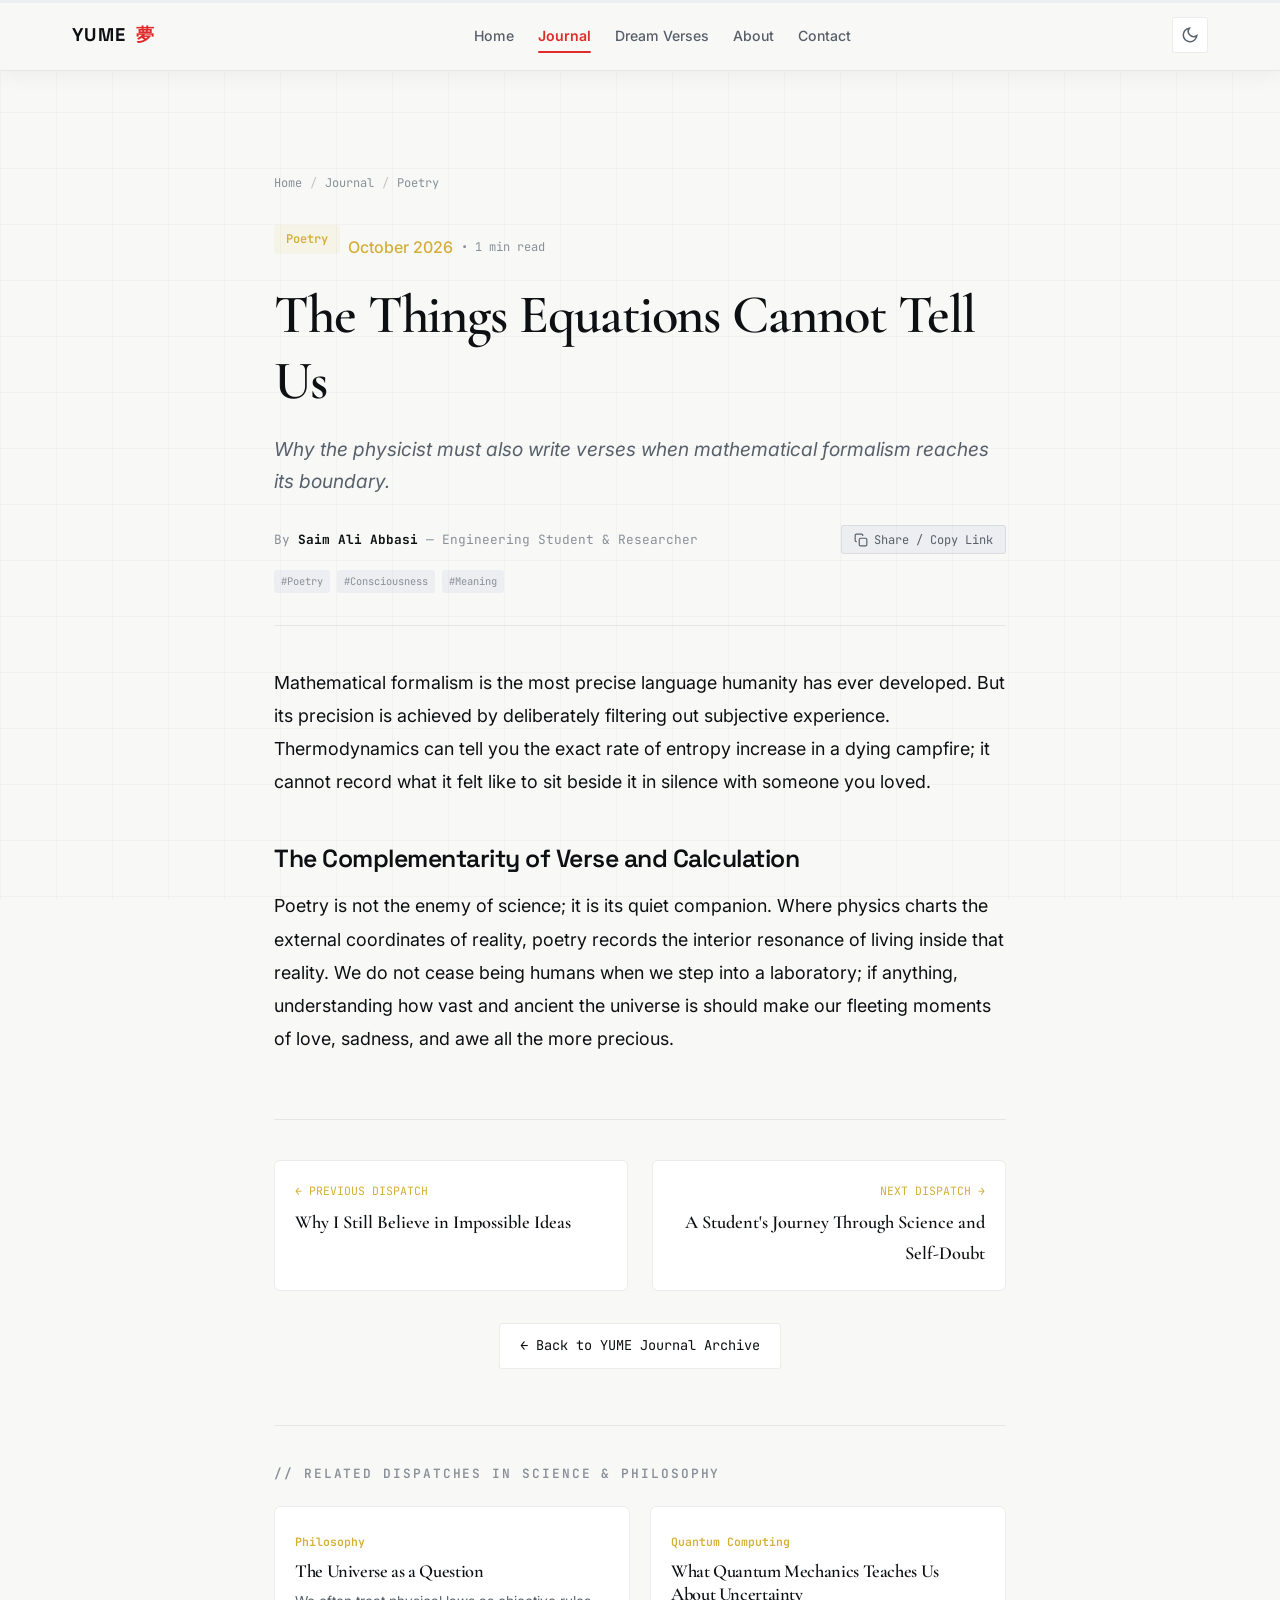
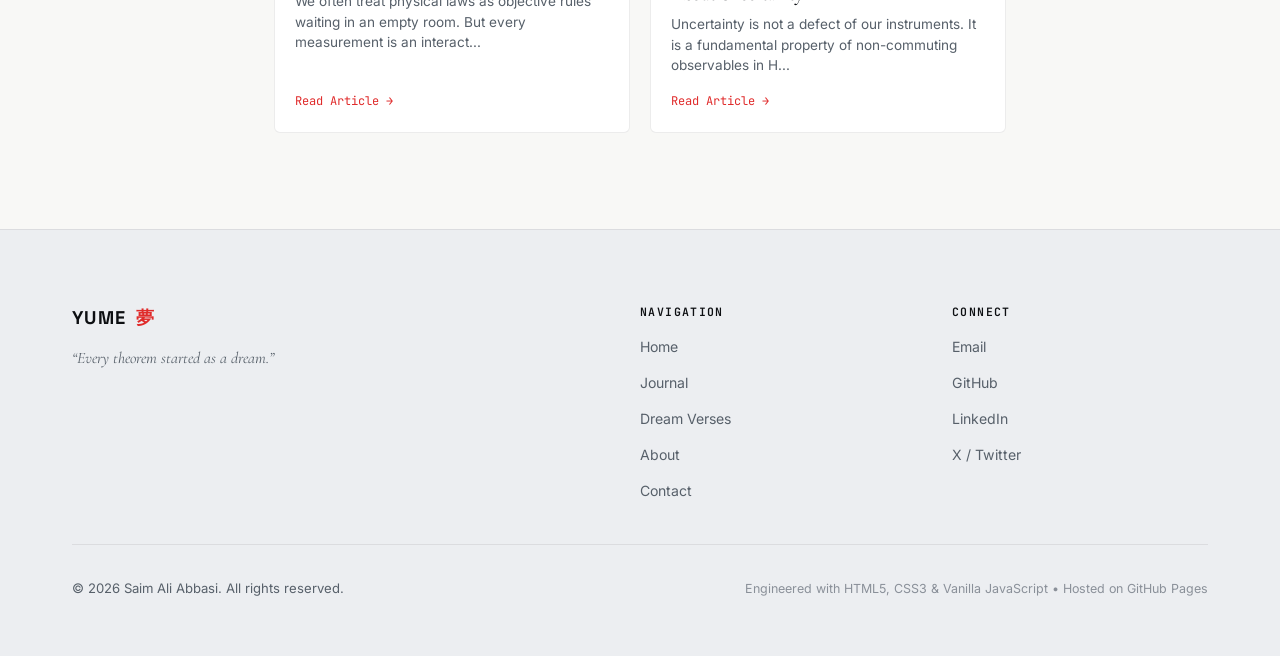
<file: blog/things-equations-cannot-tell-us.html>
﻿<!DOCTYPE html>
<html lang="en" data-theme="light">
<head>
  <meta charset="UTF-8">
  <meta name="viewport" content="width=device-width, initial-scale=1.0">
  <title>The Things Equations Cannot Tell Us — YUME | Saim Ali Abbasi</title>
  <meta name="description" content="An equation tells you the trajectory of a falling star, but not why an observer’s heart aches while watching it streak across the night sky.">
  <meta name="author" content="Saim Ali Abbasi">
  
  <!-- Canonical and Open Graph Meta -->
  <link rel="canonical" href="https://saim-ali-abbasi.github.io/yume/blog/things-equations-cannot-tell-us.html">
  <meta property="og:type" content="article">
  <meta property="og:title" content="The Things Equations Cannot Tell Us — YUME">
  <meta property="og:description" content="An equation tells you the trajectory of a falling star, but not why an observer’s heart aches while watching it streak across the night sky.">
  <meta property="og:url" content="https://saim-ali-abbasi.github.io/yume/blog/things-equations-cannot-tell-us.html">
  <meta property="og:site_name" content="YUME (夢)">
  <meta name="twitter:card" content="summary_large_image">
  <meta name="twitter:title" content="The Things Equations Cannot Tell Us — YUME">
  <meta name="twitter:description" content="An equation tells you the trajectory of a falling star, but not why an observer’s heart aches while watching it streak across the night sky.">

  <!-- Favicon -->
  <link rel="icon" type="image/svg+xml" href="data:image/svg+xml,<svg xmlns='http://www.w3.org/2000/svg' viewBox='0 0 100 100'><rect width='100' height='100' rx='20' fill='%23B3121F'/><text x='50' y='68' font-size='55' font-family='serif' fill='%23FFFFFF' text-anchor='middle'>夢</text></svg>">

  <!-- Typography: Space Grotesk, Inter, Cormorant Garamond, JetBrains Mono -->
  <link rel="preconnect" href="https://fonts.googleapis.com">
  <link rel="preconnect" href="https://fonts.gstatic.com" crossorigin>
  <link href="https://fonts.googleapis.com/css2?family=Cormorant+Garamond:ital,wght@0,400;0,600;0,700;1,400;1,600&family=Inter:wght@300;400;500;600;700&family=JetBrains+Mono:wght@400;500;600&family=Space+Grotesk:wght@400;500;600;700&display=swap" rel="stylesheet">

  <!-- Stylesheet -->
  <link rel="stylesheet" href="../style.css">
</head>
<body class="theme-light article-page">

  <!-- STICKY TOP READING PROGRESS INDICATOR -->
  <div class="reading-progress-fixed" aria-hidden="true">
    <div id="reading-progress-bar" class="reading-progress-fixed-bar"></div>
  </div>

  <!-- SKIP TO MAIN LINK -->
  <a href="#article-main-content" class="skip-to-content">Skip to article content</a>

  <!-- SITE HEADER / NAVIGATION -->
  <header class="site-header scrolled" id="site-header">
    <div class="header-inner">
      <a href="../index.html" class="header-logo" aria-label="YUME Homepage">
        <span class="logo-text">YUME</span>
        <span class="logo-kanji-seal">夢</span>
      </a>

      <nav class="site-nav" id="site-nav" aria-label="Primary Navigation">
        <ul class="nav-list">
          <li><a href="../index.html" class="nav-link">Home</a></li>
          <li><a href="../index.html#journal" class="nav-link active">Journal</a></li>
          <li><a href="../index.html#verses" class="nav-link">Dream Verses</a></li>
          <li><a href="../index.html#about" class="nav-link">About</a></li>
          <li><a href="../index.html#contact" class="nav-link">Contact</a></li>
        </ul>
      </nav>

      <div class="header-actions">
        <!-- Theme Toggle -->
        <button type="button" class="theme-toggle-btn" id="theme-toggle" aria-label="Toggle Light and Dark Mode">
          <svg class="icon-sun" width="18" height="18" viewBox="0 0 24 24" fill="none" stroke="currentColor" stroke-width="2">
            <circle cx="12" cy="12" r="5"></circle>
            <line x1="12" y1="1" x2="12" y2="3"></line>
            <line x1="12" y1="21" x2="12" y2="23"></line>
            <line x1="4.22" y1="4.22" x2="5.64" y2="5.64"></line>
            <line x1="18.36" y1="18.36" x2="19.78" y2="19.78"></line>
            <line x1="1" y1="12" x2="3" y2="12"></line>
            <line x1="21" y1="12" x2="23" y2="12"></line>
            <line x1="4.22" y1="19.78" x2="5.64" y2="18.36"></line>
            <line x1="18.36" y1="5.64" x2="19.78" y2="4.22"></line>
          </svg>
          <svg class="icon-moon" width="18" height="18" viewBox="0 0 24 24" fill="none" stroke="currentColor" stroke-width="2">
            <path d="M21 12.79A9 9 0 1 1 11.21 3 7 7 0 0 0 21 12.79z"></path>
          </svg>
        </button>

        <!-- Mobile Menu Toggle -->
        <button type="button" class="mobile-toggle-btn" id="mobile-menu-toggle" aria-label="Toggle Navigation Menu" aria-expanded="false">
          <span class="hamburger-line"></span>
          <span class="hamburger-line"></span>
          <span class="hamburger-line"></span>
        </button>
      </div>
    </div>
  </header>

  <!-- MAIN ARTICLE CONTAINER -->
  <main id="article-main-content" class="article-page-main">
    <div class="article-container-narrow">
      
      <!-- BREADCRUMB NAVIGATION -->
      <nav class="article-breadcrumb-nav" aria-label="Breadcrumb">
        <a href="../index.html">Home</a>
        <span class="breadcrumb-sep">/</span>
        <a href="../index.html#journal">Journal</a>
        <span class="breadcrumb-sep">/</span>
        <span aria-current="page">Poetry</span>
      </nav>

      <!-- ARTICLE META & HEADER -->
      <header class="article-meta-header">
        <div style="display: flex; gap: 0.5rem; align-items: center; margin-bottom: 0.85rem; flex-wrap: wrap;">
          <span class="article-cat-badge">Poetry</span>
          <span class="gold-date-badge">October 2026</span>
          <span style="font-family: var(--font-mono); font-size: 0.75rem; color: var(--color-steel);">&bull; 1 min read</span>
        </div>

        <h1 class="article-standalone-title">The Things Equations Cannot Tell Us</h1>
        <p class="article-standalone-excerpt">Why the physicist must also write verses when mathematical formalism reaches its boundary.</p>

        <div class="article-byline-bar">
          <div class="byline-author">
            By <strong>Saim Ali Abbasi</strong> &mdash; <span>Engineering Student & Researcher</span>
          </div>
          
          <div class="article-actions-group">
            <button type="button" class="article-copy-btn" id="copy-btn" title="Copy article link to clipboard">
              <svg width="14" height="14" viewBox="0 0 24 24" fill="none" stroke="currentColor" stroke-width="2">
                <rect x="9" y="9" width="13" height="13" rx="2" ry="2"></rect>
                <path d="M5 15H4a2 2 0 0 1-2-2V4a2 2 0 0 1 2-2h9a2 2 0 0 1 2 2v1"></path>
              </svg>
              <span id="copy-btn-text">Share / Copy Link</span>
            </button>
          </div>
        </div>

        <!-- Tags Row -->
        <div style="display: flex; gap: 0.4rem; flex-wrap: wrap; margin-top: 1rem;">
          <span class="entry-tag">#Poetry</span><span class="entry-tag">#Consciousness</span><span class="entry-tag">#Meaning</span>
        </div>
      </header>

      <!-- ARTICLE FULL CONTENT BODY -->
      <article class="article-content-body">
        
      <p>Mathematical formalism is the most precise language humanity has ever developed. But its precision is achieved by deliberately filtering out subjective experience. Thermodynamics can tell you the exact rate of entropy increase in a dying campfire; it cannot record what it felt like to sit beside it in silence with someone you loved.</p>
      
      <h3>The Complementarity of Verse and Calculation</h3>
      <p>Poetry is not the enemy of science; it is its quiet companion. Where physics charts the external coordinates of reality, poetry records the interior resonance of living inside that reality. We do not cease being humans when we step into a laboratory; if anything, understanding how vast and ancient the universe is should make our fleeting moments of love, sadness, and awe all the more precious.</p>
    
      </article>

      <!-- BOTTOM NAVIGATION: PREV & NEXT ARTICLES -->
      <nav class="article-bottom-navigation" aria-label="Article pagination">
        <div class="article-nav-cards-grid">
          
            <a href="why-believe-impossible-ideas.html" class="nav-card-item nav-card-prev">
              <span class="nav-card-label">&larr; PREVIOUS DISPATCH</span>
              <span class="nav-card-title">Why I Still Believe in Impossible Ideas</span>
            </a>
          

          
            <a href="journey-through-science-and-self-doubt.html" class="nav-card-item nav-card-next" style="text-align: right;">
              <span class="nav-card-label">NEXT DISPATCH &rarr;</span>
              <span class="nav-card-title">A Student&#39;s Journey Through Science and Self-Doubt</span>
            </a>
          
        </div>

        <div class="back-to-journal-row">
          <a href="../index.html#journal" class="btn-back-journal">
            &larr; Back to YUME Journal Archive
          </a>
        </div>
      </nav>

      <!-- RELATED ARTICLES -->
      <section class="related-section" aria-labelledby="related-heading">
        <h3 id="related-heading" class="related-section-title">// RELATED DISPATCHES IN SCIENCE & PHILOSOPHY</h3>
        <div class="related-articles-grid">
          
            <a href="universe-as-a-question.html" class="related-article-card">
              <div>
                <span style="font-family: var(--font-mono); font-size: 0.72rem; color: var(--color-gold); font-weight: 600;">Philosophy</span>
                <h4 style="font-family: var(--font-serif); font-size: 1.15rem; margin: 0.4rem 0 0.5rem; color: var(--color-text-primary);">The Universe as a Question</h4>
                <p style="font-size: 0.85rem; color: var(--color-text-secondary); line-height: 1.5; margin: 0;">We often treat physical laws as objective rules waiting in an empty room. But every measurement is an interact...</p>
              </div>
              <span style="font-family: var(--font-mono); font-size: 0.75rem; color: var(--color-reactor-red); margin-top: 1rem; display: block;">Read Article &rarr;</span>
            </a>
          
            <a href="quantum-mechanics-uncertainty.html" class="related-article-card">
              <div>
                <span style="font-family: var(--font-mono); font-size: 0.72rem; color: var(--color-gold); font-weight: 600;">Quantum Computing</span>
                <h4 style="font-family: var(--font-serif); font-size: 1.15rem; margin: 0.4rem 0 0.5rem; color: var(--color-text-primary);">What Quantum Mechanics Teaches Us About Uncertainty</h4>
                <p style="font-size: 0.85rem; color: var(--color-text-secondary); line-height: 1.5; margin: 0;">Uncertainty is not a defect of our instruments. It is a fundamental property of non-commuting observables in H...</p>
              </div>
              <span style="font-family: var(--font-mono); font-size: 0.75rem; color: var(--color-reactor-red); margin-top: 1rem; display: block;">Read Article &rarr;</span>
            </a>
          
        </div>
      </section>

    </div>
  </main>

  <!-- FOOTER -->
  <footer class="site-footer">
    <div class="footer-inner">
      <div class="footer-top-row">
        <div class="footer-brand">
          <div class="footer-logo">
            <span class="logo-text">YUME</span>
            <span class="logo-kanji-seal">夢</span>
          </div>
          <p class="footer-tagline">“Every theorem started as a dream.”</p>
        </div>
        <div class="footer-links-col">
          <span class="footer-col-title">NAVIGATION</span>
          <ul class="footer-links-list">
            <li><a href="../index.html">Home</a></li>
            <li><a href="../index.html#journal">Journal</a></li>
            <li><a href="../index.html#verses">Dream Verses</a></li>
            <li><a href="../index.html#about">About</a></li>
            <li><a href="../index.html#contact">Contact</a></li>
          </ul>
        </div>
        <div class="footer-links-col">
          <span class="footer-col-title">CONNECT</span>
          <ul class="footer-links-list">
            <li><a href="mailto:contact@saimaliabbasi.me">Email</a></li>
            <li><a href="https://github.com/saimaliabbasi" target="_blank" rel="noopener noreferrer">GitHub</a></li>
            <li><a href="https://linkedin.com/in/saimaliabbasi" target="_blank" rel="noopener noreferrer">LinkedIn</a></li>
            <li><a href="https://x.com/saimaliabbasi" target="_blank" rel="noopener noreferrer">X / Twitter</a></li>
          </ul>
        </div>
      </div>
      <div class="footer-bottom-row">
        <p class="footer-copy">&copy; 2026 Saim Ali Abbasi. All rights reserved.</p>
        <p class="footer-built">Engineered with HTML5, CSS3 &amp; Vanilla JavaScript &bull; Hosted on GitHub Pages</p>
      </div>
    </div>
  </footer>

  <!-- STANDALONE ARTICLE SCRIPT -->
  <script>
    // Theme Management
    (function() {
      const root = document.documentElement;
      const toggle = document.getElementById('theme-toggle');
      const savedTheme = localStorage.getItem('yume_blog_theme') || 'light';
      
      function setTheme(t) {
        root.setAttribute('data-theme', t);
        document.body.className = 'article-page theme-' + t;
        localStorage.setItem('yume_blog_theme', t);
      }
      
      setTheme(savedTheme);
      
      if (toggle) {
        toggle.addEventListener('click', function() {
          const current = root.getAttribute('data-theme') || 'light';
          setTheme(current === 'light' ? 'dark' : 'light');
        });
      }

      // Mobile Menu Toggle
      const mobileBtn = document.getElementById('mobile-menu-toggle');
      const nav = document.getElementById('site-nav');
      if (mobileBtn && nav) {
        mobileBtn.addEventListener('click', function() {
          const open = nav.classList.toggle('open');
          mobileBtn.setAttribute('aria-expanded', String(open));
        });
      }

      // Reading Progress Bar
      const progressBar = document.getElementById('reading-progress-bar');
      window.addEventListener('scroll', function() {
        const docElem = document.documentElement;
        const totalHeight = docElem.scrollHeight - docElem.clientHeight;
        const progress = totalHeight > 0 ? (window.scrollY / totalHeight) * 100 : 0;
        if (progressBar) progressBar.style.width = Math.min(100, Math.max(0, progress)) + '%';
      }, { passive: true });

      // Share / Copy Link
      const copyBtn = document.getElementById('copy-btn');
      const copyText = document.getElementById('copy-btn-text');
      if (copyBtn) {
        copyBtn.addEventListener('click', function() {
          const url = window.location.href;
          if (navigator.clipboard) {
            navigator.clipboard.writeText(url).then(function() {
              copyText.textContent = "Link Copied!";
              setTimeout(function() { copyText.textContent = "Share / Copy Link"; }, 2200);
            }).catch(function() {
              fallbackCopy(url);
            });
          } else {
            fallbackCopy(url);
          }
        });
      }

      function fallbackCopy(text) {
        const input = document.createElement('input');
        input.value = text;
        document.body.appendChild(input);
        input.select();
        try {
          document.execCommand('copy');
          copyText.textContent = "Link Copied!";
          setTimeout(function() { copyText.textContent = "Share / Copy Link"; }, 2200);
        } catch (e) {
          copyText.textContent = "Press Ctrl+C to copy";
        }
        document.body.removeChild(input);
      }
    })();
  </script>
</body>
</html>
</file>
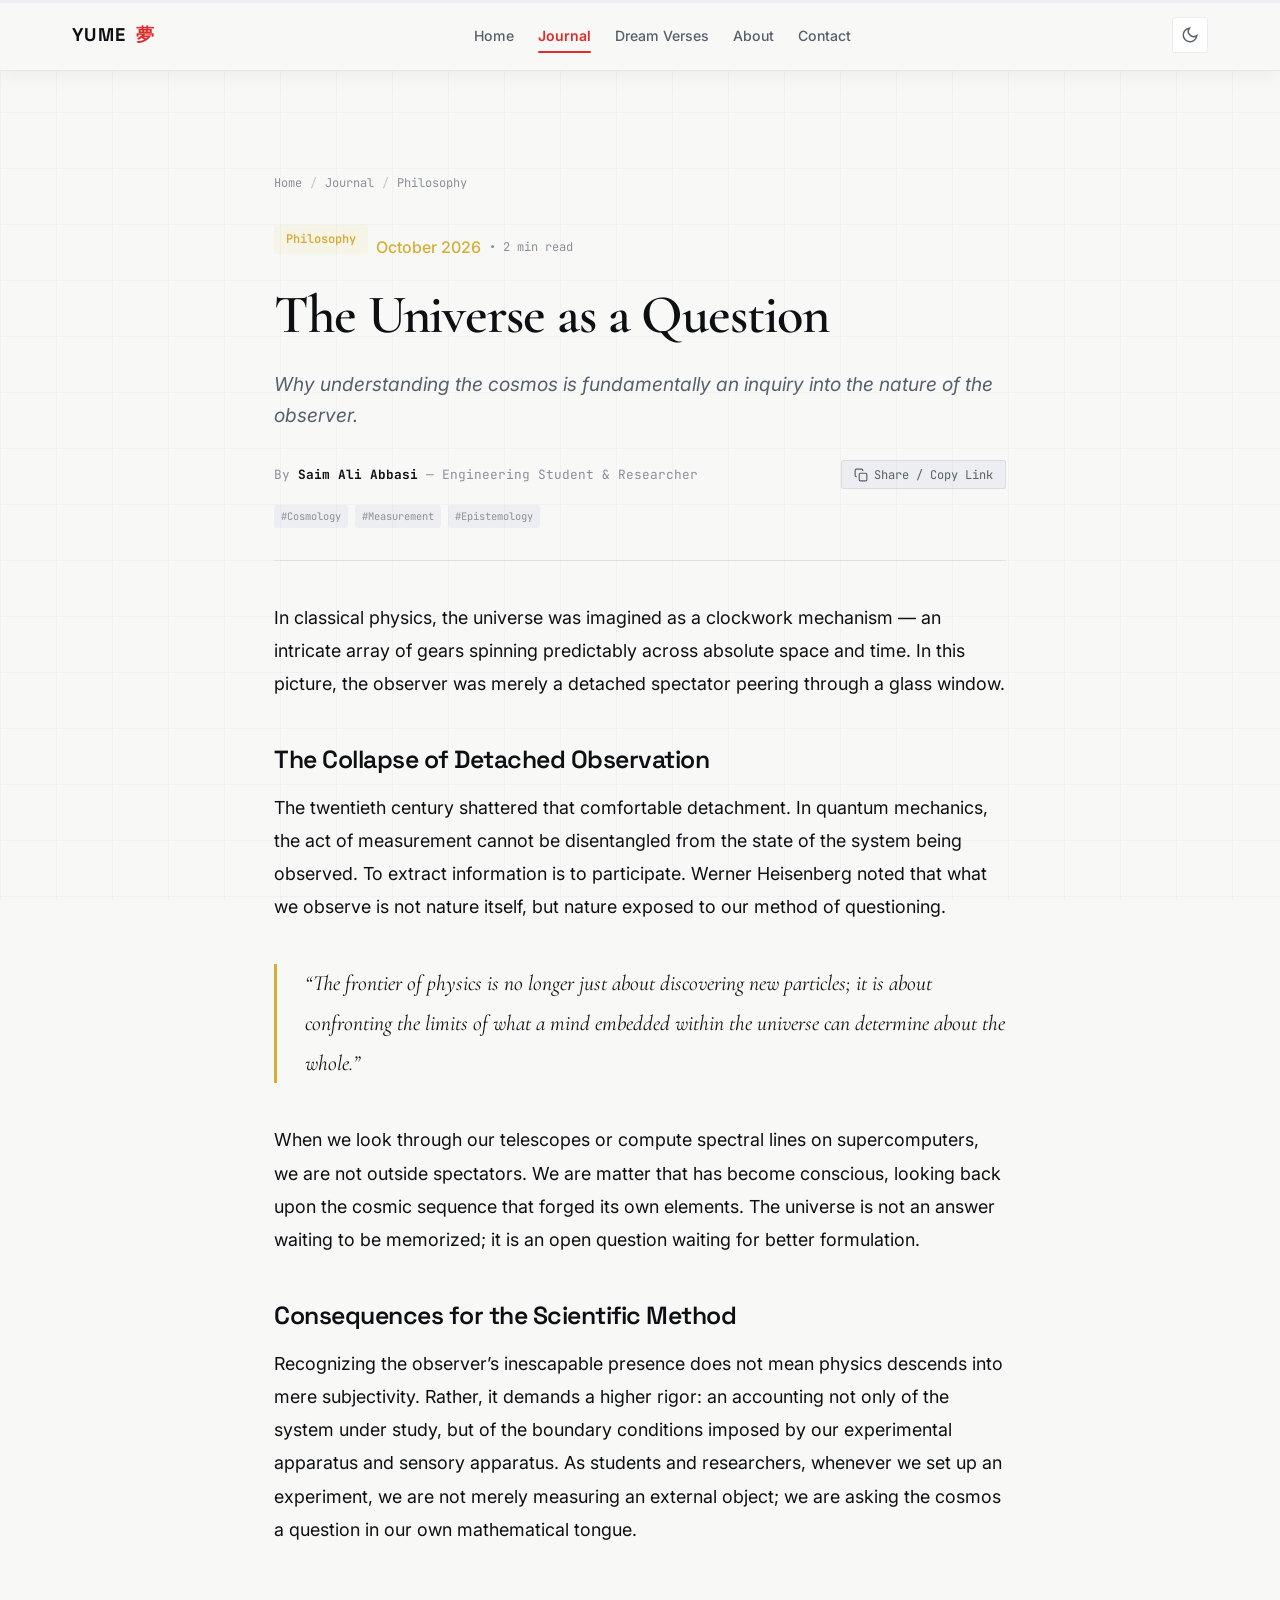
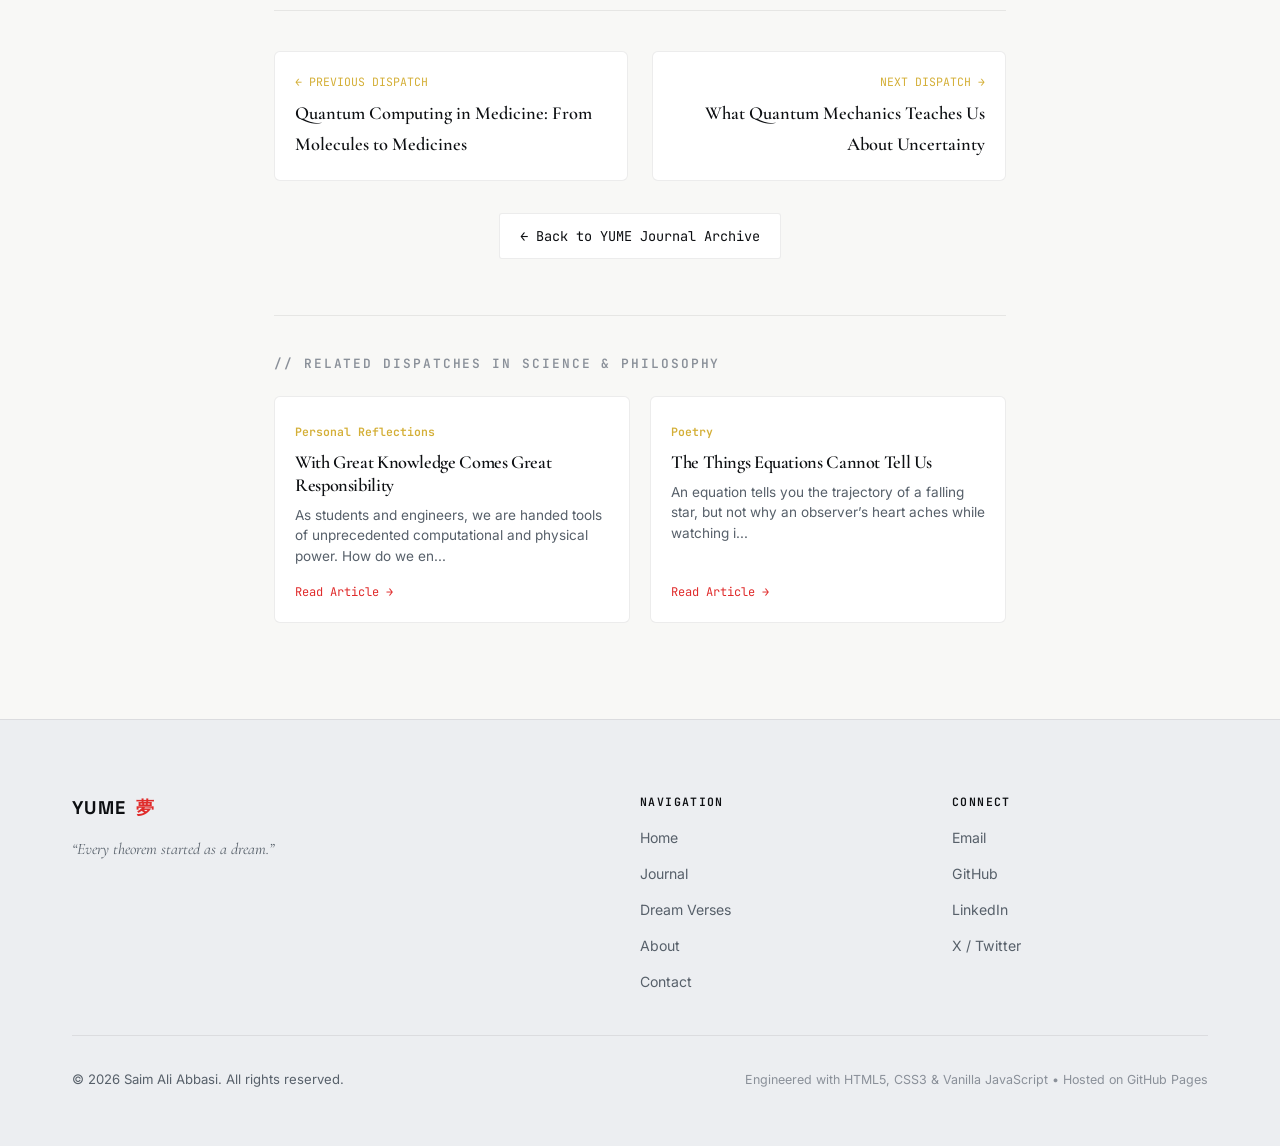
<file: blog/universe-as-a-question.html>
﻿<!DOCTYPE html>
<html lang="en" data-theme="light">
<head>
  <meta charset="UTF-8">
  <meta name="viewport" content="width=device-width, initial-scale=1.0">
  <title>The Universe as a Question — YUME | Saim Ali Abbasi</title>
  <meta name="description" content="We often treat physical laws as objective rules waiting in an empty room. But every measurement is an interaction, every equation a dialogue between matter and the mind that observes it.">
  <meta name="author" content="Saim Ali Abbasi">
  
  <!-- Canonical and Open Graph Meta -->
  <link rel="canonical" href="https://saim-ali-abbasi.github.io/yume/blog/universe-as-a-question.html">
  <meta property="og:type" content="article">
  <meta property="og:title" content="The Universe as a Question — YUME">
  <meta property="og:description" content="We often treat physical laws as objective rules waiting in an empty room. But every measurement is an interaction, every equation a dialogue between matter and the mind that observes it.">
  <meta property="og:url" content="https://saim-ali-abbasi.github.io/yume/blog/universe-as-a-question.html">
  <meta property="og:site_name" content="YUME (夢)">
  <meta name="twitter:card" content="summary_large_image">
  <meta name="twitter:title" content="The Universe as a Question — YUME">
  <meta name="twitter:description" content="We often treat physical laws as objective rules waiting in an empty room. But every measurement is an interaction, every equation a dialogue between matter and the mind that observes it.">

  <!-- Favicon -->
  <link rel="icon" type="image/svg+xml" href="data:image/svg+xml,<svg xmlns='http://www.w3.org/2000/svg' viewBox='0 0 100 100'><rect width='100' height='100' rx='20' fill='%23B3121F'/><text x='50' y='68' font-size='55' font-family='serif' fill='%23FFFFFF' text-anchor='middle'>夢</text></svg>">

  <!-- Typography: Space Grotesk, Inter, Cormorant Garamond, JetBrains Mono -->
  <link rel="preconnect" href="https://fonts.googleapis.com">
  <link rel="preconnect" href="https://fonts.gstatic.com" crossorigin>
  <link href="https://fonts.googleapis.com/css2?family=Cormorant+Garamond:ital,wght@0,400;0,600;0,700;1,400;1,600&family=Inter:wght@300;400;500;600;700&family=JetBrains+Mono:wght@400;500;600&family=Space+Grotesk:wght@400;500;600;700&display=swap" rel="stylesheet">

  <!-- Stylesheet -->
  <link rel="stylesheet" href="../style.css">
</head>
<body class="theme-light article-page">

  <!-- STICKY TOP READING PROGRESS INDICATOR -->
  <div class="reading-progress-fixed" aria-hidden="true">
    <div id="reading-progress-bar" class="reading-progress-fixed-bar"></div>
  </div>

  <!-- SKIP TO MAIN LINK -->
  <a href="#article-main-content" class="skip-to-content">Skip to article content</a>

  <!-- SITE HEADER / NAVIGATION -->
  <header class="site-header scrolled" id="site-header">
    <div class="header-inner">
      <a href="../index.html" class="header-logo" aria-label="YUME Homepage">
        <span class="logo-text">YUME</span>
        <span class="logo-kanji-seal">夢</span>
      </a>

      <nav class="site-nav" id="site-nav" aria-label="Primary Navigation">
        <ul class="nav-list">
          <li><a href="../index.html" class="nav-link">Home</a></li>
          <li><a href="../index.html#journal" class="nav-link active">Journal</a></li>
          <li><a href="../index.html#verses" class="nav-link">Dream Verses</a></li>
          <li><a href="../index.html#about" class="nav-link">About</a></li>
          <li><a href="../index.html#contact" class="nav-link">Contact</a></li>
        </ul>
      </nav>

      <div class="header-actions">
        <!-- Theme Toggle -->
        <button type="button" class="theme-toggle-btn" id="theme-toggle" aria-label="Toggle Light and Dark Mode">
          <svg class="icon-sun" width="18" height="18" viewBox="0 0 24 24" fill="none" stroke="currentColor" stroke-width="2">
            <circle cx="12" cy="12" r="5"></circle>
            <line x1="12" y1="1" x2="12" y2="3"></line>
            <line x1="12" y1="21" x2="12" y2="23"></line>
            <line x1="4.22" y1="4.22" x2="5.64" y2="5.64"></line>
            <line x1="18.36" y1="18.36" x2="19.78" y2="19.78"></line>
            <line x1="1" y1="12" x2="3" y2="12"></line>
            <line x1="21" y1="12" x2="23" y2="12"></line>
            <line x1="4.22" y1="19.78" x2="5.64" y2="18.36"></line>
            <line x1="18.36" y1="5.64" x2="19.78" y2="4.22"></line>
          </svg>
          <svg class="icon-moon" width="18" height="18" viewBox="0 0 24 24" fill="none" stroke="currentColor" stroke-width="2">
            <path d="M21 12.79A9 9 0 1 1 11.21 3 7 7 0 0 0 21 12.79z"></path>
          </svg>
        </button>

        <!-- Mobile Menu Toggle -->
        <button type="button" class="mobile-toggle-btn" id="mobile-menu-toggle" aria-label="Toggle Navigation Menu" aria-expanded="false">
          <span class="hamburger-line"></span>
          <span class="hamburger-line"></span>
          <span class="hamburger-line"></span>
        </button>
      </div>
    </div>
  </header>

  <!-- MAIN ARTICLE CONTAINER -->
  <main id="article-main-content" class="article-page-main">
    <div class="article-container-narrow">
      
      <!-- BREADCRUMB NAVIGATION -->
      <nav class="article-breadcrumb-nav" aria-label="Breadcrumb">
        <a href="../index.html">Home</a>
        <span class="breadcrumb-sep">/</span>
        <a href="../index.html#journal">Journal</a>
        <span class="breadcrumb-sep">/</span>
        <span aria-current="page">Philosophy</span>
      </nav>

      <!-- ARTICLE META & HEADER -->
      <header class="article-meta-header">
        <div style="display: flex; gap: 0.5rem; align-items: center; margin-bottom: 0.85rem; flex-wrap: wrap;">
          <span class="article-cat-badge">Philosophy</span>
          <span class="gold-date-badge">October 2026</span>
          <span style="font-family: var(--font-mono); font-size: 0.75rem; color: var(--color-steel);">&bull; 2 min read</span>
        </div>

        <h1 class="article-standalone-title">The Universe as a Question</h1>
        <p class="article-standalone-excerpt">Why understanding the cosmos is fundamentally an inquiry into the nature of the observer.</p>

        <div class="article-byline-bar">
          <div class="byline-author">
            By <strong>Saim Ali Abbasi</strong> &mdash; <span>Engineering Student & Researcher</span>
          </div>
          
          <div class="article-actions-group">
            <button type="button" class="article-copy-btn" id="copy-btn" title="Copy article link to clipboard">
              <svg width="14" height="14" viewBox="0 0 24 24" fill="none" stroke="currentColor" stroke-width="2">
                <rect x="9" y="9" width="13" height="13" rx="2" ry="2"></rect>
                <path d="M5 15H4a2 2 0 0 1-2-2V4a2 2 0 0 1 2-2h9a2 2 0 0 1 2 2v1"></path>
              </svg>
              <span id="copy-btn-text">Share / Copy Link</span>
            </button>
          </div>
        </div>

        <!-- Tags Row -->
        <div style="display: flex; gap: 0.4rem; flex-wrap: wrap; margin-top: 1rem;">
          <span class="entry-tag">#Cosmology</span><span class="entry-tag">#Measurement</span><span class="entry-tag">#Epistemology</span>
        </div>
      </header>

      <!-- ARTICLE FULL CONTENT BODY -->
      <article class="article-content-body">
        
      <p>In classical physics, the universe was imagined as a clockwork mechanism — an intricate array of gears spinning predictably across absolute space and time. In this picture, the observer was merely a detached spectator peering through a glass window.</p>
      
      <h3>The Collapse of Detached Observation</h3>
      <p>The twentieth century shattered that comfortable detachment. In quantum mechanics, the act of measurement cannot be disentangled from the state of the system being observed. To extract information is to participate. Werner Heisenberg noted that what we observe is not nature itself, but nature exposed to our method of questioning.</p>
      
      <blockquote>“The frontier of physics is no longer just about discovering new particles; it is about confronting the limits of what a mind embedded within the universe can determine about the whole.”</blockquote>

      <p>When we look through our telescopes or compute spectral lines on supercomputers, we are not outside spectators. We are matter that has become conscious, looking back upon the cosmic sequence that forged its own elements. The universe is not an answer waiting to be memorized; it is an open question waiting for better formulation.</p>
      
      <h3>Consequences for the Scientific Method</h3>
      <p>Recognizing the observer’s inescapable presence does not mean physics descends into mere subjectivity. Rather, it demands a higher rigor: an accounting not only of the system under study, but of the boundary conditions imposed by our experimental apparatus and sensory apparatus. As students and researchers, whenever we set up an experiment, we are not merely measuring an external object; we are asking the cosmos a question in our own mathematical tongue.</p>
    
      </article>

      <!-- BOTTOM NAVIGATION: PREV & NEXT ARTICLES -->
      <nav class="article-bottom-navigation" aria-label="Article pagination">
        <div class="article-nav-cards-grid">
          
            <a href="quantum-computing-in-medicine.html" class="nav-card-item nav-card-prev">
              <span class="nav-card-label">&larr; PREVIOUS DISPATCH</span>
              <span class="nav-card-title">Quantum Computing in Medicine: From Molecules to Medicines</span>
            </a>
          

          
            <a href="quantum-mechanics-uncertainty.html" class="nav-card-item nav-card-next" style="text-align: right;">
              <span class="nav-card-label">NEXT DISPATCH &rarr;</span>
              <span class="nav-card-title">What Quantum Mechanics Teaches Us About Uncertainty</span>
            </a>
          
        </div>

        <div class="back-to-journal-row">
          <a href="../index.html#journal" class="btn-back-journal">
            &larr; Back to YUME Journal Archive
          </a>
        </div>
      </nav>

      <!-- RELATED ARTICLES -->
      <section class="related-section" aria-labelledby="related-heading">
        <h3 id="related-heading" class="related-section-title">// RELATED DISPATCHES IN SCIENCE & PHILOSOPHY</h3>
        <div class="related-articles-grid">
          
            <a href="knowledge-and-responsibility.html" class="related-article-card">
              <div>
                <span style="font-family: var(--font-mono); font-size: 0.72rem; color: var(--color-gold); font-weight: 600;">Personal Reflections</span>
                <h4 style="font-family: var(--font-serif); font-size: 1.15rem; margin: 0.4rem 0 0.5rem; color: var(--color-text-primary);">With Great Knowledge Comes Great Responsibility</h4>
                <p style="font-size: 0.85rem; color: var(--color-text-secondary); line-height: 1.5; margin: 0;">As students and engineers, we are handed tools of unprecedented computational and physical power. How do we en...</p>
              </div>
              <span style="font-family: var(--font-mono); font-size: 0.75rem; color: var(--color-reactor-red); margin-top: 1rem; display: block;">Read Article &rarr;</span>
            </a>
          
            <a href="things-equations-cannot-tell-us.html" class="related-article-card">
              <div>
                <span style="font-family: var(--font-mono); font-size: 0.72rem; color: var(--color-gold); font-weight: 600;">Poetry</span>
                <h4 style="font-family: var(--font-serif); font-size: 1.15rem; margin: 0.4rem 0 0.5rem; color: var(--color-text-primary);">The Things Equations Cannot Tell Us</h4>
                <p style="font-size: 0.85rem; color: var(--color-text-secondary); line-height: 1.5; margin: 0;">An equation tells you the trajectory of a falling star, but not why an observer’s heart aches while watching i...</p>
              </div>
              <span style="font-family: var(--font-mono); font-size: 0.75rem; color: var(--color-reactor-red); margin-top: 1rem; display: block;">Read Article &rarr;</span>
            </a>
          
        </div>
      </section>

    </div>
  </main>

  <!-- FOOTER -->
  <footer class="site-footer">
    <div class="footer-inner">
      <div class="footer-top-row">
        <div class="footer-brand">
          <div class="footer-logo">
            <span class="logo-text">YUME</span>
            <span class="logo-kanji-seal">夢</span>
          </div>
          <p class="footer-tagline">“Every theorem started as a dream.”</p>
        </div>
        <div class="footer-links-col">
          <span class="footer-col-title">NAVIGATION</span>
          <ul class="footer-links-list">
            <li><a href="../index.html">Home</a></li>
            <li><a href="../index.html#journal">Journal</a></li>
            <li><a href="../index.html#verses">Dream Verses</a></li>
            <li><a href="../index.html#about">About</a></li>
            <li><a href="../index.html#contact">Contact</a></li>
          </ul>
        </div>
        <div class="footer-links-col">
          <span class="footer-col-title">CONNECT</span>
          <ul class="footer-links-list">
            <li><a href="mailto:contact@saimaliabbasi.me">Email</a></li>
            <li><a href="https://github.com/saimaliabbasi" target="_blank" rel="noopener noreferrer">GitHub</a></li>
            <li><a href="https://linkedin.com/in/saimaliabbasi" target="_blank" rel="noopener noreferrer">LinkedIn</a></li>
            <li><a href="https://x.com/saimaliabbasi" target="_blank" rel="noopener noreferrer">X / Twitter</a></li>
          </ul>
        </div>
      </div>
      <div class="footer-bottom-row">
        <p class="footer-copy">&copy; 2026 Saim Ali Abbasi. All rights reserved.</p>
        <p class="footer-built">Engineered with HTML5, CSS3 &amp; Vanilla JavaScript &bull; Hosted on GitHub Pages</p>
      </div>
    </div>
  </footer>

  <!-- STANDALONE ARTICLE SCRIPT -->
  <script>
    // Theme Management
    (function() {
      const root = document.documentElement;
      const toggle = document.getElementById('theme-toggle');
      const savedTheme = localStorage.getItem('yume_blog_theme') || 'light';
      
      function setTheme(t) {
        root.setAttribute('data-theme', t);
        document.body.className = 'article-page theme-' + t;
        localStorage.setItem('yume_blog_theme', t);
      }
      
      setTheme(savedTheme);
      
      if (toggle) {
        toggle.addEventListener('click', function() {
          const current = root.getAttribute('data-theme') || 'light';
          setTheme(current === 'light' ? 'dark' : 'light');
        });
      }

      // Mobile Menu Toggle
      const mobileBtn = document.getElementById('mobile-menu-toggle');
      const nav = document.getElementById('site-nav');
      if (mobileBtn && nav) {
        mobileBtn.addEventListener('click', function() {
          const open = nav.classList.toggle('open');
          mobileBtn.setAttribute('aria-expanded', String(open));
        });
      }

      // Reading Progress Bar
      const progressBar = document.getElementById('reading-progress-bar');
      window.addEventListener('scroll', function() {
        const docElem = document.documentElement;
        const totalHeight = docElem.scrollHeight - docElem.clientHeight;
        const progress = totalHeight > 0 ? (window.scrollY / totalHeight) * 100 : 0;
        if (progressBar) progressBar.style.width = Math.min(100, Math.max(0, progress)) + '%';
      }, { passive: true });

      // Share / Copy Link
      const copyBtn = document.getElementById('copy-btn');
      const copyText = document.getElementById('copy-btn-text');
      if (copyBtn) {
        copyBtn.addEventListener('click', function() {
          const url = window.location.href;
          if (navigator.clipboard) {
            navigator.clipboard.writeText(url).then(function() {
              copyText.textContent = "Link Copied!";
              setTimeout(function() { copyText.textContent = "Share / Copy Link"; }, 2200);
            }).catch(function() {
              fallbackCopy(url);
            });
          } else {
            fallbackCopy(url);
          }
        });
      }

      function fallbackCopy(text) {
        const input = document.createElement('input');
        input.value = text;
        document.body.appendChild(input);
        input.select();
        try {
          document.execCommand('copy');
          copyText.textContent = "Link Copied!";
          setTimeout(function() { copyText.textContent = "Share / Copy Link"; }, 2200);
        } catch (e) {
          copyText.textContent = "Press Ctrl+C to copy";
        }
        document.body.removeChild(input);
      }
    })();
  </script>
</body>
</html>
</file>
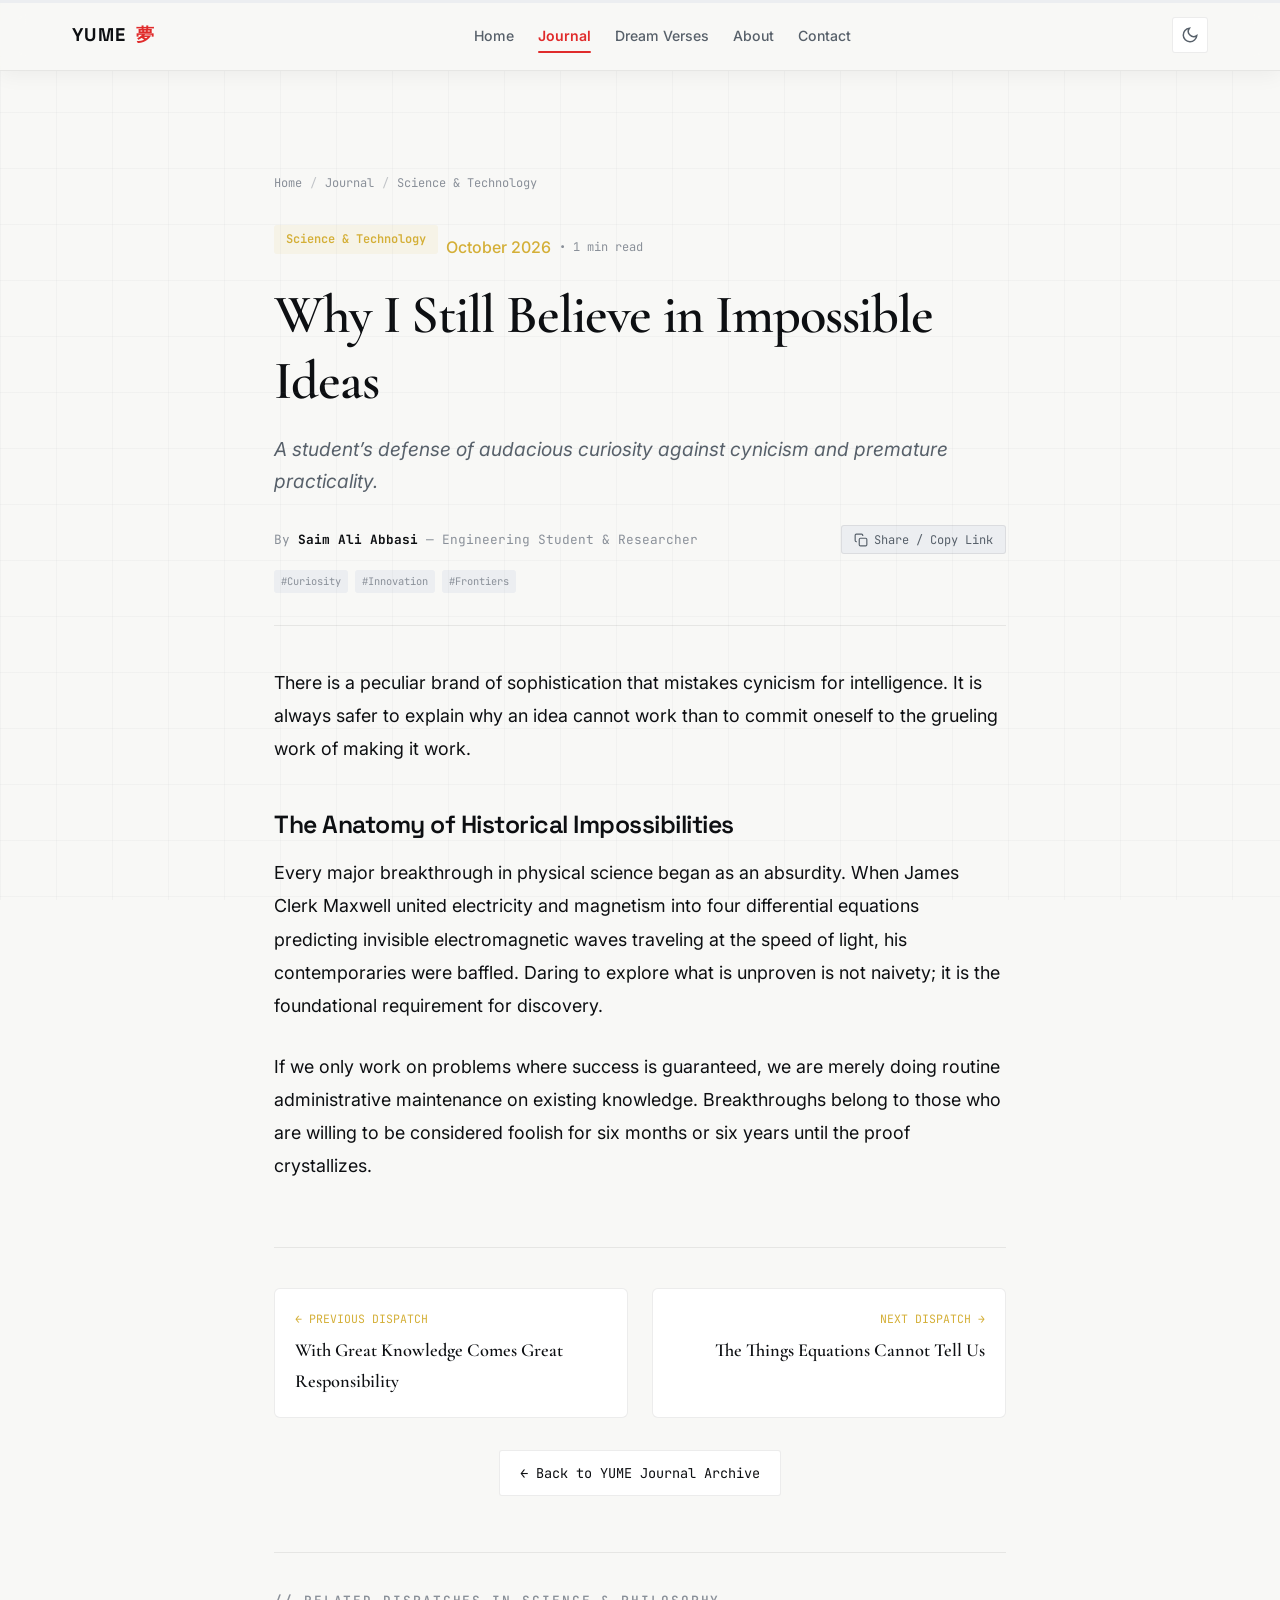
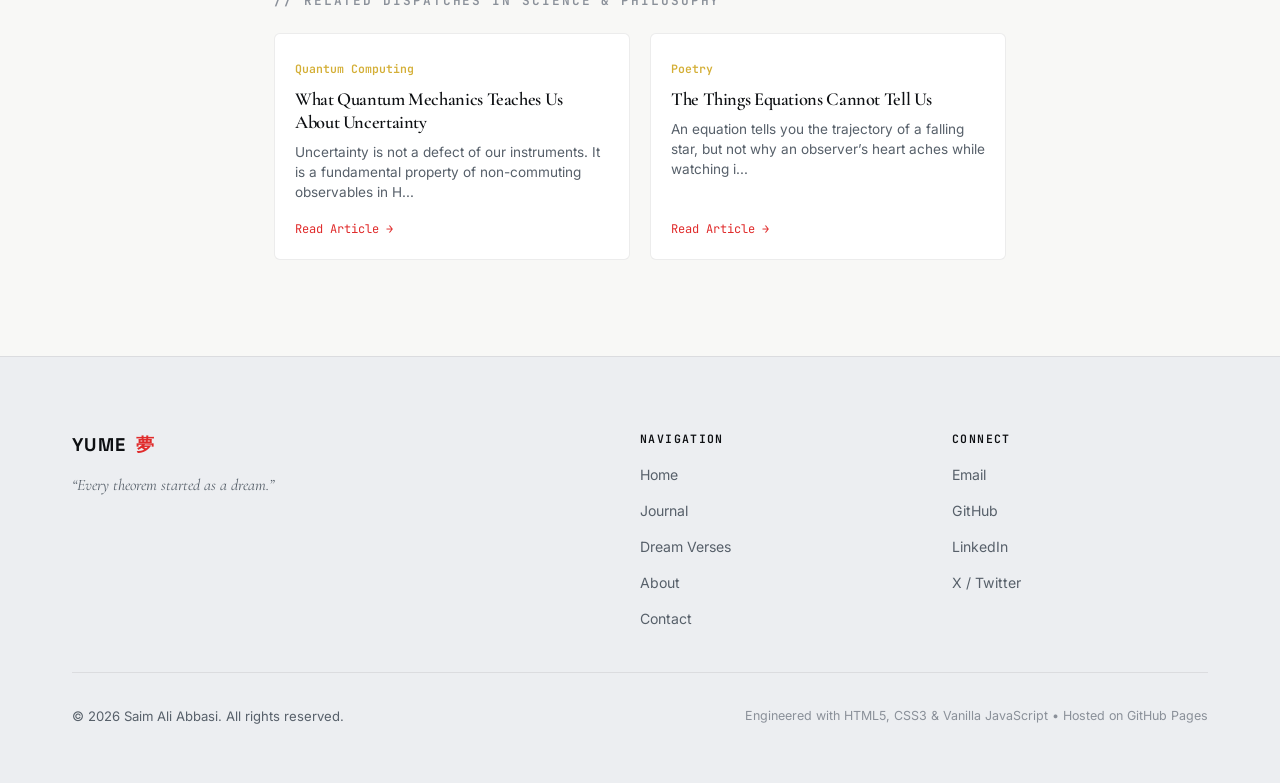
<file: blog/why-believe-impossible-ideas.html>
﻿<!DOCTYPE html>
<html lang="en" data-theme="light">
<head>
  <meta charset="UTF-8">
  <meta name="viewport" content="width=device-width, initial-scale=1.0">
  <title>Why I Still Believe in Impossible Ideas — YUME | Saim Ali Abbasi</title>
  <meta name="description" content="Every technology we take for granted — flight, microprocessors, MRI scanners — was once categorized as impossible by sensible people.">
  <meta name="author" content="Saim Ali Abbasi">
  
  <!-- Canonical and Open Graph Meta -->
  <link rel="canonical" href="https://saim-ali-abbasi.github.io/yume/blog/why-believe-impossible-ideas.html">
  <meta property="og:type" content="article">
  <meta property="og:title" content="Why I Still Believe in Impossible Ideas — YUME">
  <meta property="og:description" content="Every technology we take for granted — flight, microprocessors, MRI scanners — was once categorized as impossible by sensible people.">
  <meta property="og:url" content="https://saim-ali-abbasi.github.io/yume/blog/why-believe-impossible-ideas.html">
  <meta property="og:site_name" content="YUME (夢)">
  <meta name="twitter:card" content="summary_large_image">
  <meta name="twitter:title" content="Why I Still Believe in Impossible Ideas — YUME">
  <meta name="twitter:description" content="Every technology we take for granted — flight, microprocessors, MRI scanners — was once categorized as impossible by sensible people.">

  <!-- Favicon -->
  <link rel="icon" type="image/svg+xml" href="data:image/svg+xml,<svg xmlns='http://www.w3.org/2000/svg' viewBox='0 0 100 100'><rect width='100' height='100' rx='20' fill='%23B3121F'/><text x='50' y='68' font-size='55' font-family='serif' fill='%23FFFFFF' text-anchor='middle'>夢</text></svg>">

  <!-- Typography: Space Grotesk, Inter, Cormorant Garamond, JetBrains Mono -->
  <link rel="preconnect" href="https://fonts.googleapis.com">
  <link rel="preconnect" href="https://fonts.gstatic.com" crossorigin>
  <link href="https://fonts.googleapis.com/css2?family=Cormorant+Garamond:ital,wght@0,400;0,600;0,700;1,400;1,600&family=Inter:wght@300;400;500;600;700&family=JetBrains+Mono:wght@400;500;600&family=Space+Grotesk:wght@400;500;600;700&display=swap" rel="stylesheet">

  <!-- Stylesheet -->
  <link rel="stylesheet" href="../style.css">
</head>
<body class="theme-light article-page">

  <!-- STICKY TOP READING PROGRESS INDICATOR -->
  <div class="reading-progress-fixed" aria-hidden="true">
    <div id="reading-progress-bar" class="reading-progress-fixed-bar"></div>
  </div>

  <!-- SKIP TO MAIN LINK -->
  <a href="#article-main-content" class="skip-to-content">Skip to article content</a>

  <!-- SITE HEADER / NAVIGATION -->
  <header class="site-header scrolled" id="site-header">
    <div class="header-inner">
      <a href="../index.html" class="header-logo" aria-label="YUME Homepage">
        <span class="logo-text">YUME</span>
        <span class="logo-kanji-seal">夢</span>
      </a>

      <nav class="site-nav" id="site-nav" aria-label="Primary Navigation">
        <ul class="nav-list">
          <li><a href="../index.html" class="nav-link">Home</a></li>
          <li><a href="../index.html#journal" class="nav-link active">Journal</a></li>
          <li><a href="../index.html#verses" class="nav-link">Dream Verses</a></li>
          <li><a href="../index.html#about" class="nav-link">About</a></li>
          <li><a href="../index.html#contact" class="nav-link">Contact</a></li>
        </ul>
      </nav>

      <div class="header-actions">
        <!-- Theme Toggle -->
        <button type="button" class="theme-toggle-btn" id="theme-toggle" aria-label="Toggle Light and Dark Mode">
          <svg class="icon-sun" width="18" height="18" viewBox="0 0 24 24" fill="none" stroke="currentColor" stroke-width="2">
            <circle cx="12" cy="12" r="5"></circle>
            <line x1="12" y1="1" x2="12" y2="3"></line>
            <line x1="12" y1="21" x2="12" y2="23"></line>
            <line x1="4.22" y1="4.22" x2="5.64" y2="5.64"></line>
            <line x1="18.36" y1="18.36" x2="19.78" y2="19.78"></line>
            <line x1="1" y1="12" x2="3" y2="12"></line>
            <line x1="21" y1="12" x2="23" y2="12"></line>
            <line x1="4.22" y1="19.78" x2="5.64" y2="18.36"></line>
            <line x1="18.36" y1="5.64" x2="19.78" y2="4.22"></line>
          </svg>
          <svg class="icon-moon" width="18" height="18" viewBox="0 0 24 24" fill="none" stroke="currentColor" stroke-width="2">
            <path d="M21 12.79A9 9 0 1 1 11.21 3 7 7 0 0 0 21 12.79z"></path>
          </svg>
        </button>

        <!-- Mobile Menu Toggle -->
        <button type="button" class="mobile-toggle-btn" id="mobile-menu-toggle" aria-label="Toggle Navigation Menu" aria-expanded="false">
          <span class="hamburger-line"></span>
          <span class="hamburger-line"></span>
          <span class="hamburger-line"></span>
        </button>
      </div>
    </div>
  </header>

  <!-- MAIN ARTICLE CONTAINER -->
  <main id="article-main-content" class="article-page-main">
    <div class="article-container-narrow">
      
      <!-- BREADCRUMB NAVIGATION -->
      <nav class="article-breadcrumb-nav" aria-label="Breadcrumb">
        <a href="../index.html">Home</a>
        <span class="breadcrumb-sep">/</span>
        <a href="../index.html#journal">Journal</a>
        <span class="breadcrumb-sep">/</span>
        <span aria-current="page">Science &amp; Technology</span>
      </nav>

      <!-- ARTICLE META & HEADER -->
      <header class="article-meta-header">
        <div style="display: flex; gap: 0.5rem; align-items: center; margin-bottom: 0.85rem; flex-wrap: wrap;">
          <span class="article-cat-badge">Science &amp; Technology</span>
          <span class="gold-date-badge">October 2026</span>
          <span style="font-family: var(--font-mono); font-size: 0.75rem; color: var(--color-steel);">&bull; 1 min read</span>
        </div>

        <h1 class="article-standalone-title">Why I Still Believe in Impossible Ideas</h1>
        <p class="article-standalone-excerpt">A student’s defense of audacious curiosity against cynicism and premature practicality.</p>

        <div class="article-byline-bar">
          <div class="byline-author">
            By <strong>Saim Ali Abbasi</strong> &mdash; <span>Engineering Student & Researcher</span>
          </div>
          
          <div class="article-actions-group">
            <button type="button" class="article-copy-btn" id="copy-btn" title="Copy article link to clipboard">
              <svg width="14" height="14" viewBox="0 0 24 24" fill="none" stroke="currentColor" stroke-width="2">
                <rect x="9" y="9" width="13" height="13" rx="2" ry="2"></rect>
                <path d="M5 15H4a2 2 0 0 1-2-2V4a2 2 0 0 1 2-2h9a2 2 0 0 1 2 2v1"></path>
              </svg>
              <span id="copy-btn-text">Share / Copy Link</span>
            </button>
          </div>
        </div>

        <!-- Tags Row -->
        <div style="display: flex; gap: 0.4rem; flex-wrap: wrap; margin-top: 1rem;">
          <span class="entry-tag">#Curiosity</span><span class="entry-tag">#Innovation</span><span class="entry-tag">#Frontiers</span>
        </div>
      </header>

      <!-- ARTICLE FULL CONTENT BODY -->
      <article class="article-content-body">
        
      <p>There is a peculiar brand of sophistication that mistakes cynicism for intelligence. It is always safer to explain why an idea cannot work than to commit oneself to the grueling work of making it work.</p>
      
      <h3>The Anatomy of Historical Impossibilities</h3>
      <p>Every major breakthrough in physical science began as an absurdity. When James Clerk Maxwell united electricity and magnetism into four differential equations predicting invisible electromagnetic waves traveling at the speed of light, his contemporaries were baffled. Daring to explore what is unproven is not naivety; it is the foundational requirement for discovery.</p>
      
      <p>If we only work on problems where success is guaranteed, we are merely doing routine administrative maintenance on existing knowledge. Breakthroughs belong to those who are willing to be considered foolish for six months or six years until the proof crystallizes.</p>
    
      </article>

      <!-- BOTTOM NAVIGATION: PREV & NEXT ARTICLES -->
      <nav class="article-bottom-navigation" aria-label="Article pagination">
        <div class="article-nav-cards-grid">
          
            <a href="knowledge-and-responsibility.html" class="nav-card-item nav-card-prev">
              <span class="nav-card-label">&larr; PREVIOUS DISPATCH</span>
              <span class="nav-card-title">With Great Knowledge Comes Great Responsibility</span>
            </a>
          

          
            <a href="things-equations-cannot-tell-us.html" class="nav-card-item nav-card-next" style="text-align: right;">
              <span class="nav-card-label">NEXT DISPATCH &rarr;</span>
              <span class="nav-card-title">The Things Equations Cannot Tell Us</span>
            </a>
          
        </div>

        <div class="back-to-journal-row">
          <a href="../index.html#journal" class="btn-back-journal">
            &larr; Back to YUME Journal Archive
          </a>
        </div>
      </nav>

      <!-- RELATED ARTICLES -->
      <section class="related-section" aria-labelledby="related-heading">
        <h3 id="related-heading" class="related-section-title">// RELATED DISPATCHES IN SCIENCE & PHILOSOPHY</h3>
        <div class="related-articles-grid">
          
            <a href="quantum-mechanics-uncertainty.html" class="related-article-card">
              <div>
                <span style="font-family: var(--font-mono); font-size: 0.72rem; color: var(--color-gold); font-weight: 600;">Quantum Computing</span>
                <h4 style="font-family: var(--font-serif); font-size: 1.15rem; margin: 0.4rem 0 0.5rem; color: var(--color-text-primary);">What Quantum Mechanics Teaches Us About Uncertainty</h4>
                <p style="font-size: 0.85rem; color: var(--color-text-secondary); line-height: 1.5; margin: 0;">Uncertainty is not a defect of our instruments. It is a fundamental property of non-commuting observables in H...</p>
              </div>
              <span style="font-family: var(--font-mono); font-size: 0.75rem; color: var(--color-reactor-red); margin-top: 1rem; display: block;">Read Article &rarr;</span>
            </a>
          
            <a href="things-equations-cannot-tell-us.html" class="related-article-card">
              <div>
                <span style="font-family: var(--font-mono); font-size: 0.72rem; color: var(--color-gold); font-weight: 600;">Poetry</span>
                <h4 style="font-family: var(--font-serif); font-size: 1.15rem; margin: 0.4rem 0 0.5rem; color: var(--color-text-primary);">The Things Equations Cannot Tell Us</h4>
                <p style="font-size: 0.85rem; color: var(--color-text-secondary); line-height: 1.5; margin: 0;">An equation tells you the trajectory of a falling star, but not why an observer’s heart aches while watching i...</p>
              </div>
              <span style="font-family: var(--font-mono); font-size: 0.75rem; color: var(--color-reactor-red); margin-top: 1rem; display: block;">Read Article &rarr;</span>
            </a>
          
        </div>
      </section>

    </div>
  </main>

  <!-- FOOTER -->
  <footer class="site-footer">
    <div class="footer-inner">
      <div class="footer-top-row">
        <div class="footer-brand">
          <div class="footer-logo">
            <span class="logo-text">YUME</span>
            <span class="logo-kanji-seal">夢</span>
          </div>
          <p class="footer-tagline">“Every theorem started as a dream.”</p>
        </div>
        <div class="footer-links-col">
          <span class="footer-col-title">NAVIGATION</span>
          <ul class="footer-links-list">
            <li><a href="../index.html">Home</a></li>
            <li><a href="../index.html#journal">Journal</a></li>
            <li><a href="../index.html#verses">Dream Verses</a></li>
            <li><a href="../index.html#about">About</a></li>
            <li><a href="../index.html#contact">Contact</a></li>
          </ul>
        </div>
        <div class="footer-links-col">
          <span class="footer-col-title">CONNECT</span>
          <ul class="footer-links-list">
            <li><a href="mailto:contact@saimaliabbasi.me">Email</a></li>
            <li><a href="https://github.com/saimaliabbasi" target="_blank" rel="noopener noreferrer">GitHub</a></li>
            <li><a href="https://linkedin.com/in/saimaliabbasi" target="_blank" rel="noopener noreferrer">LinkedIn</a></li>
            <li><a href="https://x.com/saimaliabbasi" target="_blank" rel="noopener noreferrer">X / Twitter</a></li>
          </ul>
        </div>
      </div>
      <div class="footer-bottom-row">
        <p class="footer-copy">&copy; 2026 Saim Ali Abbasi. All rights reserved.</p>
        <p class="footer-built">Engineered with HTML5, CSS3 &amp; Vanilla JavaScript &bull; Hosted on GitHub Pages</p>
      </div>
    </div>
  </footer>

  <!-- STANDALONE ARTICLE SCRIPT -->
  <script>
    // Theme Management
    (function() {
      const root = document.documentElement;
      const toggle = document.getElementById('theme-toggle');
      const savedTheme = localStorage.getItem('yume_blog_theme') || 'light';
      
      function setTheme(t) {
        root.setAttribute('data-theme', t);
        document.body.className = 'article-page theme-' + t;
        localStorage.setItem('yume_blog_theme', t);
      }
      
      setTheme(savedTheme);
      
      if (toggle) {
        toggle.addEventListener('click', function() {
          const current = root.getAttribute('data-theme') || 'light';
          setTheme(current === 'light' ? 'dark' : 'light');
        });
      }

      // Mobile Menu Toggle
      const mobileBtn = document.getElementById('mobile-menu-toggle');
      const nav = document.getElementById('site-nav');
      if (mobileBtn && nav) {
        mobileBtn.addEventListener('click', function() {
          const open = nav.classList.toggle('open');
          mobileBtn.setAttribute('aria-expanded', String(open));
        });
      }

      // Reading Progress Bar
      const progressBar = document.getElementById('reading-progress-bar');
      window.addEventListener('scroll', function() {
        const docElem = document.documentElement;
        const totalHeight = docElem.scrollHeight - docElem.clientHeight;
        const progress = totalHeight > 0 ? (window.scrollY / totalHeight) * 100 : 0;
        if (progressBar) progressBar.style.width = Math.min(100, Math.max(0, progress)) + '%';
      }, { passive: true });

      // Share / Copy Link
      const copyBtn = document.getElementById('copy-btn');
      const copyText = document.getElementById('copy-btn-text');
      if (copyBtn) {
        copyBtn.addEventListener('click', function() {
          const url = window.location.href;
          if (navigator.clipboard) {
            navigator.clipboard.writeText(url).then(function() {
              copyText.textContent = "Link Copied!";
              setTimeout(function() { copyText.textContent = "Share / Copy Link"; }, 2200);
            }).catch(function() {
              fallbackCopy(url);
            });
          } else {
            fallbackCopy(url);
          }
        });
      }

      function fallbackCopy(text) {
        const input = document.createElement('input');
        input.value = text;
        document.body.appendChild(input);
        input.select();
        try {
          document.execCommand('copy');
          copyText.textContent = "Link Copied!";
          setTimeout(function() { copyText.textContent = "Share / Copy Link"; }, 2200);
        } catch (e) {
          copyText.textContent = "Press Ctrl+C to copy";
        }
        document.body.removeChild(input);
      }
    })();
  </script>
</body>
</html>
</file>
<file: style.css>
/* ==========================================================================
   YUME (夢) — THE PERSONAL BLOG OF SAIM ALI ABBASI
   Science, Philosophy & Poetry
   ========================================================================== */

/* --------------------------------------------------------------------------
   01. DESIGN TOKENS & COLOR PALETTE
   Default Theme: Light, Airy, Peaceful & Futuristic
   -------------------------------------------------------------------------- */
:root {
  /* Default Light Palette */
  --color-bg: #F8F8F6;
  --color-surface-1: #FFFFFF;
  --color-surface-2: #ECEEF1;
  --color-surface-card: #FFFFFF;
  --color-surface-hover: #F2F4F7;
  --color-text-primary: #0D0F12;
  --color-text-secondary: #57606A;
  --color-steel: #8A9099;
  --color-steel-light: #D0D5DD;
  --color-border: rgba(13, 15, 18, 0.08);
  --color-border-medium: rgba(13, 15, 18, 0.16);

  /* Signature Red Reactor Accents (Iron Man / Energy) */
  --color-iron-red: #B3121F;
  --color-reactor-red: #E02B2B;
  --color-reactor-glow: rgba(224, 43, 43, 0.18);
  --color-reactor-subtle: rgba(224, 43, 43, 0.06);

  /* Journal Accent — Strictly Reserved for YUME Journal */
  --color-gold: #D4AF37;
  --color-gold-glow: rgba(212, 175, 55, 0.22);
  --color-gold-subtle: rgba(212, 175, 55, 0.08);

  /* Typography Stack */
  --font-display: 'Space Grotesk', -apple-system, BlinkMacSystemFont, 'Segoe UI', Roboto, sans-serif;
  --font-body: 'Inter', -apple-system, BlinkMacSystemFont, 'Segoe UI', Roboto, sans-serif;
  --font-serif: 'Cormorant Garamond', Georgia, 'Times New Roman', serif;
  --font-mono: 'JetBrains Mono', 'Fira Code', Menlo, Monaco, Consolas, monospace;

  /* Layout & Geometry */
  --max-width: 1200px;
  --nav-height: 70px;
  --radius-xs: 3px;
  --radius-sm: 6px;
  --radius-md: 10px;
  --radius-lg: 16px;
  --transition-fast: 160ms cubic-bezier(0.16, 1, 0.3, 1);
  --transition-base: 280ms cubic-bezier(0.16, 1, 0.3, 1);
  --transition-slow: 450ms cubic-bezier(0.16, 1, 0.3, 1);

  /* Spider-Man Web / Tech Grid Linework */
  --grid-line-color: rgba(138, 144, 153, 0.06);
}

/* Dark Theme Toggle Override */
[data-theme="dark"],
body.theme-dark {
  --color-bg: #0D0F12;
  --color-surface-1: #171A20;
  --color-surface-2: #1E232B;
  --color-surface-card: #14171E;
  --color-surface-hover: #1F2530;
  --color-text-primary: #FFFFFF;
  --color-text-secondary: #C9CDD3;
  --color-steel: #8A9099;
  --color-steel-light: #2D333D;
  --color-border: rgba(201, 205, 211, 0.12);
  --color-border-medium: rgba(201, 205, 211, 0.22);
  --grid-line-color: rgba(201, 205, 211, 0.04);
}

/* --------------------------------------------------------------------------
   02. RESET & BASE ELEMENTS
   -------------------------------------------------------------------------- */
*, *::before, *::after {
  box-sizing: border-box;
  margin: 0;
  padding: 0;
}

html {
  font-size: 16px;
  scroll-behavior: smooth;
  -webkit-text-size-adjust: 100%;
}

body {
  font-family: var(--font-body);
  background-color: var(--color-bg);
  color: var(--color-text-secondary);
  line-height: 1.7;
  overflow-x: hidden;
  position: relative;
  min-height: 100vh;
  transition: background-color var(--transition-base), color var(--transition-base);
}

/* Subtle Web/Mathematical Grid Overlay */
body::before {
  content: '';
  position: fixed;
  top: 0;
  left: 0;
  right: 0;
  bottom: 0;
  background-image:
    linear-gradient(to right, var(--grid-line-color) 1px, transparent 1px),
    linear-gradient(to bottom, var(--grid-line-color) 1px, transparent 1px);
  background-size: 56px 56px;
  pointer-events: none;
  z-index: 0;
}

h1, h2, h3, h4, h5, h6 {
  font-family: var(--font-display);
  color: var(--color-text-primary);
  font-weight: 600;
  letter-spacing: -0.02em;
  line-height: 1.25;
}

p {
  margin-bottom: 1.25rem;
}

p:last-child {
  margin-bottom: 0;
}

a {
  color: inherit;
  text-decoration: none;
  transition: color var(--transition-fast);
}

button {
  font-family: inherit;
  cursor: pointer;
  border: none;
  background: none;
  color: inherit;
}

code, pre {
  font-family: var(--font-mono);
  font-size: 0.88em;
}

code {
  background: var(--color-surface-2);
  padding: 0.15em 0.4em;
  border-radius: var(--radius-xs);
  color: var(--color-reactor-red);
}

/* Skip Link */
.skip-link {
  position: absolute;
  top: -100px;
  left: 20px;
  background: var(--color-reactor-red);
  color: #FFFFFF;
  padding: 10px 18px;
  border-radius: var(--radius-xs);
  font-family: var(--font-mono);
  font-size: 0.85rem;
  z-index: 10000;
  transition: top var(--transition-fast);
}

.skip-link:focus {
  top: 20px;
}

.sr-only {
  position: absolute;
  width: 1px;
  height: 1px;
  padding: 0;
  margin: -1px;
  overflow: hidden;
  clip: rect(0, 0, 0, 0);
  white-space: nowrap;
  border-width: 0;
}

.text-red { color: var(--color-reactor-red); }
.text-gold { color: var(--color-gold); }

/* Ambient Desktop Cursor Glow */
.cursor-glow {
  position: fixed;
  width: 400px;
  height: 400px;
  border-radius: 50%;
  pointer-events: none;
  transform: translate(-50%, -50%);
  background: radial-gradient(circle, var(--color-reactor-glow) 0%, transparent 68%);
  z-index: 1;
  opacity: 0;
  transition: opacity 0.4s ease;
}

@media (hover: none) or (pointer: coarse) {
  .cursor-glow { display: none !important; }
}

/* --------------------------------------------------------------------------
   03. HEADER & STICKY NAVIGATION
   -------------------------------------------------------------------------- */
.site-header {
  position: sticky;
  top: 0;
  left: 0;
  width: 100%;
  z-index: 1000;
  background: rgba(248, 248, 246, 0.85);
  backdrop-filter: blur(12px);
  -webkit-backdrop-filter: blur(12px);
  border-bottom: 1px solid var(--color-border);
  transition: all var(--transition-base);
}

[data-theme="dark"] .site-header {
  background: rgba(13, 15, 18, 0.88);
}

.site-header.scrolled {
  box-shadow: 0 4px 20px rgba(0, 0, 0, 0.05);
}

[data-theme="dark"] .site-header.scrolled {
  box-shadow: 0 4px 20px rgba(0, 0, 0, 0.35);
}

.nav-container {
  max-width: var(--max-width);
  margin: 0 auto;
  height: var(--nav-height);
  padding: 0 2rem;
  display: flex;
  align-items: center;
  justify-content: space-between;
}

.brand-link {
  display: flex;
  align-items: center;
  gap: 0.85rem;
}

.brand-seal {
  display: inline-flex;
  align-items: center;
  justify-content: center;
  width: 34px;
  height: 34px;
  background: var(--color-reactor-subtle);
  border: 1px solid var(--color-reactor-red);
  border-radius: var(--radius-xs);
  color: var(--color-reactor-red);
  font-size: 1.15rem;
  font-weight: 700;
  transition: all var(--transition-fast);
  cursor: pointer;
  user-select: none;
}

.brand-seal:hover {
  background: var(--color-reactor-red);
  color: #FFFFFF;
  box-shadow: 0 0 12px var(--color-reactor-glow);
  transform: scale(1.05);
}

.brand-text-group {
  display: flex;
  flex-direction: column;
}

.brand-name {
  font-family: var(--font-display);
  font-size: 1.15rem;
  font-weight: 700;
  letter-spacing: 0.08em;
  color: var(--color-text-primary);
  line-height: 1.1;
}

.brand-sub {
  font-family: var(--font-mono);
  font-size: 0.68rem;
  color: var(--color-steel);
  letter-spacing: 0.05em;
}

.site-nav {
  display: flex;
  align-items: center;
}

.nav-list {
  display: flex;
  align-items: center;
  list-style: none;
  gap: 1.5rem;
}

.nav-link {
  font-family: var(--font-body);
  font-size: 0.88rem;
  font-weight: 500;
  color: var(--color-text-secondary);
  padding: 0.35rem 0;
  position: relative;
  transition: color var(--transition-fast);
}

.nav-link:hover {
  color: var(--color-text-primary);
}

.nav-link.active {
  color: var(--color-reactor-red);
  font-weight: 600;
}

.nav-link.active::after {
  content: '';
  position: absolute;
  bottom: -4px;
  left: 0;
  width: 100%;
  height: 2px;
  background: var(--color-reactor-red);
  border-radius: 1px;
}

.nav-actions {
  display: flex;
  align-items: center;
  gap: 0.75rem;
}

.nav-icon-btn {
  width: 36px;
  height: 36px;
  border-radius: var(--radius-xs);
  border: 1px solid var(--color-border);
  background: var(--color-surface-1);
  color: var(--color-text-secondary);
  display: inline-flex;
  align-items: center;
  justify-content: center;
  transition: all var(--transition-fast);
}

.nav-icon-btn:hover {
  border-color: var(--color-reactor-red);
  color: var(--color-reactor-red);
  background: var(--color-surface-hover);
}

[data-theme="light"] .sun-icon { display: none; }
[data-theme="light"] .moon-icon { display: flex; }
[data-theme="dark"] .sun-icon { display: flex; }
[data-theme="dark"] .moon-icon { display: none; }

.mobile-menu-btn {
  display: none;
  flex-direction: column;
  justify-content: center;
  gap: 5px;
  width: 36px;
  height: 36px;
  padding: 8px;
  border: 1px solid var(--color-border);
  border-radius: var(--radius-xs);
  background: var(--color-surface-1);
}

.hamburger-bar {
  width: 100%;
  height: 2px;
  background: var(--color-text-primary);
  transition: all var(--transition-fast);
}

/* --------------------------------------------------------------------------
   04. BUTTONS & UI CONTROLS
   -------------------------------------------------------------------------- */
.btn {
  display: inline-flex;
  align-items: center;
  justify-content: center;
  gap: 0.5rem;
  font-family: var(--font-body);
  font-size: 0.88rem;
  font-weight: 600;
  letter-spacing: 0.02em;
  padding: 0.75rem 1.4rem;
  border-radius: var(--radius-xs);
  transition: all var(--transition-fast);
  cursor: pointer;
  user-select: none;
}

.btn-primary {
  background: var(--color-reactor-red);
  color: #FFFFFF;
  border: 1px solid var(--color-reactor-red);
  box-shadow: 0 2px 10px var(--color-reactor-glow);
}

.btn-primary:hover {
  background: #c71f1f;
  box-shadow: 0 4px 16px var(--color-reactor-red);
  transform: translateY(-1px);
}

.btn-secondary {
  background: var(--color-surface-1);
  color: var(--color-text-primary);
  border: 1px solid var(--color-border-medium);
}

.btn-secondary:hover {
  border-color: var(--color-reactor-red);
  color: var(--color-reactor-red);
  background: var(--color-surface-hover);
  transform: translateY(-1px);
}

.btn-sm {
  padding: 0.45rem 0.85rem;
  font-size: 0.78rem;
}

/* --------------------------------------------------------------------------
   05. HERO SECTION — A DREAM IN PROGRESS
   Spacious, Light-themed, White-to-Silver with Red Arc Reactor Motif
   -------------------------------------------------------------------------- */
.hero-section {
  position: relative;
  min-height: 88vh;
  display: flex;
  flex-direction: column;
  justify-content: center;
  align-items: center;
  padding: 6rem 2rem 4rem;
  overflow: hidden;
  background: radial-gradient(circle at 50% 20%, #FFFFFF 0%, var(--color-surface-2) 100%);
  border-bottom: 1px solid var(--color-border);
}

[data-theme="dark"] .hero-section {
  background: radial-gradient(circle at 50% 20%, #171A20 0%, #0D0F12 100%);
}

.hero-canvas-container {
  position: absolute;
  top: 0;
  left: 0;
  width: 100%;
  height: 100%;
  z-index: 1;
  pointer-events: none;
}

.hero-canvas {
  width: 100%;
  height: 100%;
  display: block;
}

.hero-pattern-overlay {
  position: absolute;
  top: 0;
  left: 0;
  width: 100%;
  height: 100%;
  background: radial-gradient(circle at center, transparent 40%, var(--color-bg) 95%);
  z-index: 2;
  pointer-events: none;
}

.hero-inner-container {
  position: relative;
  z-index: 3;
  max-width: 860px;
  margin: 0 auto;
  text-align: center;
  display: flex;
  flex-direction: column;
  align-items: center;
}

/* Refined Red Reactor Emblem (Iron Man Influence) */
.hero-reactor-emblem {
  position: relative;
  width: 76px;
  height: 76px;
  margin-bottom: 1.75rem;
  display: flex;
  align-items: center;
  justify-content: center;
}

.reactor-outer-ring {
  position: absolute;
  width: 100%;
  height: 100%;
  border-radius: 50%;
  border: 2px dashed var(--color-reactor-red);
  animation: spinSlow 18s linear infinite;
  box-shadow: 0 0 16px var(--color-reactor-glow);
}

.reactor-spokes {
  position: absolute;
  width: 58px;
  height: 58px;
  border-radius: 50%;
  border: 1px solid var(--color-steel);
  opacity: 0.6;
}

.reactor-center-core {
  width: 40px;
  height: 40px;
  border-radius: 50%;
  background: var(--color-surface-1);
  border: 1.5px solid var(--color-reactor-red);
  display: flex;
  align-items: center;
  justify-content: center;
  box-shadow: 0 0 10px var(--color-reactor-glow);
}

.reactor-kanji {
  font-size: 1.25rem;
  font-weight: 700;
  color: var(--color-reactor-red);
}

@keyframes spinSlow {
  from { transform: rotate(0deg); }
  to { transform: rotate(360deg); }
}

.hero-wordmark {
  font-size: clamp(3rem, 7vw, 5.5rem);
  font-weight: 700;
  letter-spacing: 0.05em;
  color: var(--color-text-primary);
  line-height: 1.1;
  margin-bottom: 0.25rem;
}

.hero-kanji-sub {
  color: var(--color-reactor-red);
  font-size: 0.75em;
  vertical-align: middle;
}

.hero-author-title {
  font-family: var(--font-display);
  font-size: clamp(1.25rem, 2.4vw, 1.75rem);
  color: var(--color-reactor-red);
  font-weight: 600;
  letter-spacing: 0.04em;
  margin-bottom: 1rem;
}

.hero-tagline {
  font-family: var(--font-serif);
  font-size: clamp(1.4rem, 2.8vw, 2.1rem);
  font-style: italic;
  color: var(--color-text-primary);
  line-height: 1.35;
  margin-bottom: 1.5rem;
  max-width: 780px;
}

.hero-lead {
  font-size: 1.1rem;
  color: var(--color-text-secondary);
  max-width: 680px;
  margin-bottom: 2rem;
  line-height: 1.7;
}

/* Typing Subtitle Box */
.hero-typing-box {
  display: inline-flex;
  align-items: center;
  gap: 0.5rem;
  background: var(--color-surface-1);
  border: 1px solid var(--color-border);
  padding: 0.45rem 1.1rem;
  border-radius: var(--radius-xs);
  margin-bottom: 2.25rem;
  font-family: var(--font-mono);
  font-size: 0.85rem;
  box-shadow: 0 2px 8px rgba(0, 0, 0, 0.03);
}

.typing-label {
  color: var(--color-steel);
  font-size: 0.75rem;
}

.typing-target {
  color: var(--color-reactor-red);
  font-weight: 600;
}

.typing-cursor {
  display: inline-block;
  width: 7px;
  height: 14px;
  background: var(--color-reactor-red);
  animation: blink 0.9s infinite;
}

@keyframes blink {
  0%, 100% { opacity: 1; }
  50% { opacity: 0; }
}

.hero-cta-group {
  display: flex;
  gap: 1rem;
  flex-wrap: wrap;
  justify-content: center;
  margin-bottom: 2rem;
}

/* Currently Thinking About Status */
.hero-thinking-status {
  display: inline-flex;
  align-items: center;
  gap: 0.6rem;
  font-family: var(--font-mono);
  font-size: 0.78rem;
  color: var(--color-steel);
  background: var(--color-surface-2);
  padding: 0.35rem 0.85rem;
  border-radius: var(--radius-xs);
  border: 1px solid var(--color-border);
}

.status-pulse-dot {
  width: 7px;
  height: 7px;
  border-radius: 50%;
  background: var(--color-reactor-red);
  box-shadow: 0 0 6px var(--color-reactor-red);
  animation: pulse 2s infinite ease-in-out;
}

@keyframes pulse {
  0%, 100% { opacity: 1; transform: scale(1); }
  50% { opacity: 0.4; transform: scale(0.85); }
}

.status-prefix {
  font-weight: 600;
  color: var(--color-text-secondary);
}

.status-text {
  color: var(--color-text-primary);
}

.hero-scroll-indicator {
  position: relative;
  z-index: 3;
  margin-top: 2rem;
}

.scroll-arrow-link {
  display: inline-flex;
  flex-direction: column;
  align-items: center;
  gap: 0.25rem;
  font-family: var(--font-mono);
  font-size: 0.68rem;
  color: var(--color-steel);
  letter-spacing: 0.12em;
}

.scroll-arrow-link:hover {
  color: var(--color-reactor-red);
}

.scroll-chevron {
  animation: bounce 2s infinite ease-in-out;
}

@keyframes bounce {
  0%, 100% { transform: translateY(0); }
  50% { transform: translateY(4px); }
}

/* --------------------------------------------------------------------------
   06. SECTION ARCHITECTURE
   -------------------------------------------------------------------------- */
.section {
  position: relative;
  padding: 6.5rem 0;
  z-index: 10;
}

.section-container {
  max-width: var(--max-width);
  margin: 0 auto;
  padding: 0 2rem;
}

.section-header {
  margin-bottom: 3.5rem;
}

.section-meta-tag {
  display: inline-flex;
  align-items: center;
  gap: 0.45rem;
  font-family: var(--font-mono);
  font-size: 0.75rem;
  font-weight: 600;
  color: var(--color-reactor-red);
  letter-spacing: 0.15em;
  margin-bottom: 0.75rem;
}

.meta-dot {
  width: 6px;
  height: 6px;
  background: var(--color-reactor-red);
  border-radius: 50%;
}

.section-title {
  font-size: clamp(2rem, 4vw, 2.85rem);
  margin-bottom: 0.85rem;
  letter-spacing: -0.02em;
}

.section-lead {
  font-size: 1.15rem;
  color: var(--color-text-secondary);
  max-width: 720px;
  line-height: 1.65;
}

/* --------------------------------------------------------------------------
   07. YUME JOURNAL — THE HEART OF THE BLOG
   Gold accents exclusively applied to dates, title underlines & hover shimmers
   -------------------------------------------------------------------------- */
.featured-article-hero {
  margin-bottom: 3.5rem;
}

.featured-editorial-card {
  background: var(--color-surface-card);
  border: 1px solid var(--color-border);
  border-top: 3px solid var(--color-gold);
  border-radius: var(--radius-sm);
  padding: 3rem;
  box-shadow: 0 4px 20px rgba(0, 0, 0, 0.04);
  transition: all var(--transition-base);
  display: flex;
  flex-direction: column;
}

.featured-editorial-card:hover {
  border-color: var(--color-gold);
  box-shadow: 0 8px 30px var(--color-gold-subtle);
  transform: translateY(-2px);
}

.featured-top-badge {
  font-family: var(--font-mono);
  font-size: 0.72rem;
  color: var(--color-gold);
  font-weight: 600;
  letter-spacing: 0.15em;
  margin-bottom: 1rem;
}

.featured-article-title {
  font-family: var(--font-serif);
  font-size: clamp(2.1rem, 3.8vw, 3rem);
  font-weight: 600;
  color: var(--color-text-primary);
  line-height: 1.25;
  margin-bottom: 1.25rem;
}

.featured-article-title:hover {
  color: var(--color-gold);
}

.featured-excerpt {
  font-size: 1.15rem;
  color: var(--color-text-secondary);
  line-height: 1.75;
  max-width: 860px;
  margin-bottom: 2rem;
}

.featured-meta-row {
  display: flex;
  align-items: center;
  gap: 1rem;
  font-family: var(--font-mono);
  font-size: 0.78rem;
  color: var(--color-steel);
  border-top: 1px solid var(--color-border);
  padding-top: 1.5rem;
  flex-wrap: wrap;
}

.gold-date-badge {
  color: var(--color-gold);
  font-weight: 500;
}

.cat-pill {
  background: var(--color-surface-2);
  color: var(--color-text-secondary);
  padding: 0.2rem 0.6rem;
  border-radius: var(--radius-xs);
  font-weight: 500;
}

.btn-read-featured {
  margin-left: auto;
  font-family: var(--font-body);
  font-size: 0.88rem;
  font-weight: 600;
  color: var(--color-gold);
  display: inline-flex;
  align-items: center;
  gap: 0.35rem;
}

.btn-read-featured:hover {
  text-decoration: underline;
  transform: translateX(3px);
}

/* Journal Controls Wrapper */
.journal-controls-wrapper {
  background: var(--color-surface-card);
  border: 1px solid var(--color-border);
  border-radius: var(--radius-sm);
  padding: 1.5rem;
  margin-bottom: 2.5rem;
  display: flex;
  flex-direction: column;
  gap: 1.25rem;
}

.category-filter-bar {
  display: flex;
  align-items: center;
  gap: 1rem;
  flex-wrap: wrap;
}

.filter-label {
  font-family: var(--font-mono);
  font-size: 0.72rem;
  color: var(--color-steel);
  letter-spacing: 0.1em;
}

.category-buttons {
  display: flex;
  flex-wrap: wrap;
  gap: 0.45rem;
}

.category-btn {
  font-family: var(--font-mono);
  font-size: 0.75rem;
  padding: 0.35rem 0.8rem;
  border-radius: var(--radius-xs);
  background: var(--color-surface-2);
  color: var(--color-text-secondary);
  border: 1px solid transparent;
  transition: all var(--transition-fast);
}

.category-btn:hover {
  background: var(--color-surface-hover);
  color: var(--color-text-primary);
}

.category-btn.active {
  background: var(--color-gold);
  color: #0D0F12;
  font-weight: 600;
  border-color: var(--color-gold);
  box-shadow: 0 2px 8px var(--color-gold-glow);
}

.search-sort-bar {
  display: flex;
  align-items: center;
  justify-content: space-between;
  gap: 1rem;
  flex-wrap: wrap;
  border-top: 1px solid var(--color-border);
  padding-top: 1.25rem;
}

.search-input-wrapper {
  position: relative;
  flex: 1;
  max-width: 440px;
  display: flex;
  align-items: center;
}

.search-icon {
  position: absolute;
  left: 12px;
  color: var(--color-steel);
  pointer-events: none;
}

.search-input {
  width: 100%;
  padding: 0.6rem 2.2rem 0.6rem 2.4rem;
  background: var(--color-bg);
  border: 1px solid var(--color-border);
  border-radius: var(--radius-xs);
  font-family: inherit;
  font-size: 0.88rem;
  color: var(--color-text-primary);
  outline: none;
  transition: all var(--transition-fast);
}

.search-input:focus {
  border-color: var(--color-gold);
  box-shadow: 0 0 8px var(--color-gold-subtle);
  background: var(--color-surface-1);
}

.search-clear-btn {
  position: absolute;
  right: 10px;
  color: var(--color-steel);
  font-size: 1.1rem;
  padding: 0.2rem 0.4rem;
  line-height: 1;
}

.sort-select-wrapper {
  display: flex;
  align-items: center;
  gap: 0.5rem;
}

.sort-label {
  font-family: var(--font-mono);
  font-size: 0.72rem;
  color: var(--color-steel);
}

.sort-select {
  padding: 0.5rem 0.85rem;
  background: var(--color-bg);
  border: 1px solid var(--color-border);
  border-radius: var(--radius-xs);
  font-family: var(--font-mono);
  font-size: 0.78rem;
  color: var(--color-text-primary);
  outline: none;
  cursor: pointer;
}

.sort-select:focus {
  border-color: var(--color-gold);
}

.results-feedback {
  font-family: var(--font-mono);
  font-size: 0.8rem;
  color: var(--color-steel);
  margin-bottom: 1.5rem;
}

/* Articles Grid */
.articles-grid {
  display: grid;
  grid-template-columns: repeat(auto-fill, minmax(340px, 1fr));
  gap: 2rem;
}

.journal-article-card {
  background: var(--color-surface-card);
  border: 1px solid var(--color-border);
  border-radius: var(--radius-sm);
  padding: 2rem;
  display: flex;
  flex-direction: column;
  justify-content: space-between;
  transition: all var(--transition-base);
  position: relative;
}

.journal-article-card::after {
  content: '';
  position: absolute;
  top: 0;
  left: 0;
  width: 0%;
  height: 2px;
  background: var(--color-gold);
  transition: width var(--transition-base);
}

.journal-article-card:hover {
  border-color: rgba(212, 175, 55, 0.4);
  transform: translateY(-3px);
  box-shadow: 0 6px 24px rgba(0, 0, 0, 0.05);
}

.journal-article-card:hover::after {
  width: 100%;
}

.card-top-meta {
  display: flex;
  justify-content: space-between;
  align-items: center;
  font-family: var(--font-mono);
  font-size: 0.72rem;
  margin-bottom: 0.85rem;
}

.card-title {
  font-family: var(--font-serif);
  font-size: 1.55rem;
  font-weight: 600;
  color: var(--color-text-primary);
  line-height: 1.3;
  margin-bottom: 0.85rem;
}

.card-title a,
.article-title-link,
.featured-title-link {
  color: inherit;
  text-decoration: none;
  transition: color var(--transition-fast);
}

.card-title a:hover,
.article-title-link:hover,
.featured-title-link:hover {
  color: var(--color-gold);
}

.card-excerpt {
  font-size: 0.95rem;
  color: var(--color-text-secondary);
  line-height: 1.65;
  margin-bottom: 1.75rem;
}

.card-footer-meta {
  display: flex;
  justify-content: space-between;
  align-items: center;
  font-family: var(--font-mono);
  font-size: 0.72rem;
  color: var(--color-steel);
  border-top: 1px solid var(--color-border);
  padding-top: 1rem;
}

.btn-read-card {
  color: var(--color-gold);
  font-weight: 600;
  display: inline-flex;
  align-items: center;
  gap: 0.3rem;
}

.btn-read-card:hover {
  text-decoration: underline;
}

/* --------------------------------------------------------------------------
   08. DREAM VERSES — POETRY & LITERARY WRITING
   Serene, Intimate Atmosphere, Cormorant Garamond Serif
   -------------------------------------------------------------------------- */
.verses-section {
  background: var(--color-surface-1);
  border-top: 1px solid var(--color-border);
  border-bottom: 1px solid var(--color-border);
}

.verses-header {
  text-align: center;
  max-width: 720px;
  margin: 0 auto 3.5rem;
}

.verses-title {
  font-family: var(--font-serif);
  font-size: clamp(2.4rem, 4.5vw, 3.5rem);
  font-weight: 400;
  letter-spacing: 0.04em;
}

.verses-axiom {
  font-family: var(--font-serif);
  font-size: 1.45rem;
  font-style: italic;
  color: var(--color-text-primary);
  margin: 0.85rem 0 0.5rem;
}

.verses-sub {
  font-size: 1.05rem;
  color: var(--color-text-secondary);
  line-height: 1.75;
}

.poems-grid {
  display: grid;
  grid-template-columns: repeat(auto-fill, minmax(340px, 1fr));
  gap: 2rem;
  margin-bottom: 3.5rem;
}

.poem-item-card {
  background: var(--color-bg);
  border: 1px solid var(--color-border);
  border-radius: var(--radius-sm);
  padding: 2.25rem;
  display: flex;
  flex-direction: column;
  justify-content: space-between;
  transition: all var(--transition-base);
}

.poem-item-card:hover {
  border-color: var(--color-reactor-red);
  transform: translateY(-2px);
  box-shadow: 0 4px 20px var(--color-reactor-subtle);
}

.poem-card-date {
  font-family: var(--font-mono);
  font-size: 0.72rem;
  color: var(--color-steel);
  margin-bottom: 0.5rem;
  display: block;
}

.poem-card-title {
  font-family: var(--font-serif);
  font-size: 1.75rem;
  font-weight: 600;
  color: var(--color-text-primary);
  margin-bottom: 1rem;
}

.poem-card-excerpt {
  font-family: var(--font-serif);
  font-size: 1.15rem;
  font-style: italic;
  color: var(--color-text-secondary);
  line-height: 1.8;
  margin-bottom: 1.5rem;
  white-space: pre-line;
}

.poem-card-theme {
  display: inline-block;
  font-family: var(--font-mono);
  font-size: 0.68rem;
  color: var(--color-steel);
  background: var(--color-surface-2);
  padding: 0.15rem 0.5rem;
  border-radius: var(--radius-xs);
  margin-bottom: 1.25rem;
}

.btn-read-poem {
  font-family: var(--font-mono);
  font-size: 0.78rem;
  color: var(--color-reactor-red);
  border-top: 1px solid var(--color-border);
  padding-top: 1rem;
  display: flex;
  align-items: center;
  justify-content: space-between;
  font-weight: 600;
}

.btn-read-poem:hover {
  text-decoration: underline;
}

.poetry-banner {
  background: var(--color-surface-2);
  border: 1px solid var(--color-border);
  border-radius: var(--radius-sm);
  padding: 2.5rem;
  display: flex;
  align-items: center;
  justify-content: space-between;
  flex-wrap: wrap;
  gap: 1.5rem;
}

.banner-badge {
  font-family: var(--font-mono);
  font-size: 0.68rem;
  color: var(--color-reactor-red);
  letter-spacing: 0.15em;
  display: block;
  margin-bottom: 0.35rem;
}

.banner-title {
  font-family: var(--font-serif);
  font-size: 1.85rem;
  color: var(--color-text-primary);
  margin-bottom: 0.35rem;
}

.banner-p {
  color: var(--color-text-secondary);
  font-size: 0.95rem;
  margin-bottom: 0;
}

/* --------------------------------------------------------------------------
   09. PHILOSOPHY — BETWEEN SCIENCE AND EXISTENCE
   -------------------------------------------------------------------------- */
.philosophy-card-container {
  max-width: 860px;
  margin: 0 auto;
}

.philosophy-deck-card {
  background: var(--color-surface-card);
  border: 1px solid var(--color-border);
  border-left: 4px solid var(--color-reactor-red);
  border-radius: var(--radius-sm);
  padding: 3rem;
  box-shadow: 0 4px 20px rgba(0, 0, 0, 0.04);
}

.deck-meta {
  display: flex;
  justify-content: space-between;
  align-items: center;
  margin-bottom: 1.75rem;
  font-family: var(--font-mono);
  font-size: 0.75rem;
}

.deck-tag {
  color: var(--color-reactor-red);
  font-weight: 600;
  letter-spacing: 0.12em;
}

.deck-theme-tag {
  color: var(--color-steel);
}

.deck-quote-body {
  font-family: var(--font-serif);
  font-size: clamp(1.6rem, 3.2vw, 2.35rem);
  font-style: italic;
  color: var(--color-text-primary);
  line-height: 1.45;
  margin-bottom: 2.25rem;
}

.deck-footer {
  display: flex;
  justify-content: space-between;
  align-items: center;
  flex-wrap: wrap;
  gap: 1.5rem;
  border-top: 1px solid var(--color-border);
  padding-top: 1.5rem;
}

.deck-author-line {
  font-family: var(--font-mono);
  font-size: 0.78rem;
  color: var(--color-steel);
}

.deck-controls {
  display: flex;
  align-items: center;
  gap: 0.85rem;
}

.deck-nav-btn {
  font-family: var(--font-mono);
  font-size: 0.78rem;
  padding: 0.35rem 0.75rem;
  border: 1px solid var(--color-border);
  background: var(--color-surface-2);
  color: var(--color-text-primary);
  border-radius: var(--radius-xs);
  transition: all var(--transition-fast);
}

.deck-nav-btn:hover {
  border-color: var(--color-reactor-red);
  color: var(--color-reactor-red);
}

.deck-dots {
  display: flex;
  gap: 6px;
}

.deck-dot {
  width: 7px;
  height: 7px;
  border-radius: 50%;
  background: var(--color-steel-light);
  transition: all var(--transition-fast);
}

.deck-dot.active {
  background: var(--color-reactor-red);
  box-shadow: 0 0 6px var(--color-reactor-glow);
}

/* --------------------------------------------------------------------------
   10. THE INVENTOR'S NOTEBOOK & THE WAVE LABORATORY
   Engineering meets imagination, technical sketches, canvas wave instrument
   -------------------------------------------------------------------------- */
.notebook-grid {
  display: grid;
  grid-template-columns: repeat(auto-fill, minmax(280px, 1fr));
  gap: 1.75rem;
  margin-bottom: 3.5rem;
}

.notebook-entry-card {
  background: var(--color-surface-card);
  border: 1px solid var(--color-border);
  border-radius: var(--radius-sm);
  padding: 1.75rem;
  display: flex;
  flex-direction: column;
  justify-content: space-between;
  transition: all var(--transition-base);
}

.notebook-entry-card:hover {
  border-color: var(--color-border-medium);
  box-shadow: 0 4px 16px rgba(0, 0, 0, 0.04);
}

.entry-status-badge {
  font-family: var(--font-mono);
  font-size: 0.68rem;
  font-weight: 600;
  padding: 0.15rem 0.5rem;
  border-radius: var(--radius-xs);
  align-self: flex-start;
  margin-bottom: 0.75rem;
  border: 1px solid var(--color-border);
}

.entry-status-badge.exploring { color: #D4AF37; border-color: rgba(212, 175, 55, 0.4); }
.entry-status-badge.learning { color: #61AFEF; border-color: rgba(97, 175, 239, 0.4); }
.entry-status-badge.in-progress { color: var(--color-reactor-red); border-color: var(--color-reactor-red); background: var(--color-reactor-subtle); }
.entry-status-badge.completed { color: #50A14F; border-color: rgba(80, 161, 79, 0.4); }

.entry-title {
  font-size: 1.15rem;
  margin-bottom: 0.6rem;
  color: var(--color-text-primary);
}

.entry-question {
  font-size: 0.88rem;
  font-style: italic;
  color: var(--color-reactor-red);
  margin-bottom: 0.75rem;
}

.entry-desc {
  font-size: 0.88rem;
  color: var(--color-text-secondary);
  line-height: 1.6;
  margin-bottom: 1.25rem;
}

.entry-tags {
  display: flex;
  flex-wrap: wrap;
  gap: 0.35rem;
  border-top: 1px solid var(--color-border);
  padding-top: 0.85rem;
}

.entry-tag {
  font-family: var(--font-mono);
  font-size: 0.65rem;
  background: var(--color-surface-2);
  color: var(--color-steel);
  padding: 0.15rem 0.45rem;
  border-radius: var(--radius-xs);
}

/* Compact Scientific Corner: The Wave Laboratory */
.wave-laboratory-card {
  background: var(--color-surface-card);
  border: 1px solid var(--color-border);
  border-radius: var(--radius-sm);
  padding: 2.5rem;
  box-shadow: 0 4px 20px rgba(0, 0, 0, 0.04);
}

.wave-card-header {
  margin-bottom: 1.5rem;
}

.wave-id-badge {
  display: inline-flex;
  align-items: center;
  gap: 0.45rem;
  font-family: var(--font-mono);
  font-size: 0.72rem;
  color: var(--color-reactor-red);
  letter-spacing: 0.12em;
  margin-bottom: 0.35rem;
}

.badge-dot {
  width: 6px;
  height: 6px;
  border-radius: 50%;
  background: var(--color-reactor-red);
}

.wave-card-title {
  font-size: 1.5rem;
  margin-bottom: 0.5rem;
}

.wave-card-desc {
  font-size: 0.95rem;
  color: var(--color-text-secondary);
}

.wave-canvas-viewport {
  position: relative;
  background: var(--color-surface-2);
  border: 1px solid var(--color-border);
  border-radius: var(--radius-xs);
  overflow: hidden;
  margin-bottom: 1.5rem;
}

.wave-canvas {
  width: 100%;
  height: auto;
  display: block;
}

.wave-canvas-telemetry {
  position: absolute;
  top: 10px;
  right: 12px;
  background: rgba(248, 248, 246, 0.85);
  backdrop-filter: blur(8px);
  padding: 0.35rem 0.75rem;
  border-radius: var(--radius-xs);
  font-family: var(--font-mono);
  font-size: 0.72rem;
  display: flex;
  gap: 0.85rem;
  border: 1px solid var(--color-border);
}

[data-theme="dark"] .wave-canvas-telemetry {
  background: rgba(13, 15, 18, 0.85);
}

.wave-controls-grid {
  display: grid;
  grid-template-columns: repeat(3, 1fr) auto;
  gap: 1.5rem;
  align-items: flex-end;
}

.wave-ctrl-col {
  display: flex;
  flex-direction: column;
  gap: 0.45rem;
}

.wave-label {
  font-family: var(--font-mono);
  font-size: 0.75rem;
  color: var(--color-text-primary);
  display: flex;
  justify-content: space-between;
}

.range-slider {
  width: 100%;
  accent-color: var(--color-reactor-red);
  cursor: pointer;
}

.wave-ctrl-actions {
  display: flex;
  gap: 0.5rem;
}

/* --------------------------------------------------------------------------
   11. ABOUT SAIM ALI ABBASI
   -------------------------------------------------------------------------- */
.about-layout-grid {
  display: grid;
  grid-template-columns: 260px 1fr;
  gap: 3.5rem;
  align-items: flex-start;
}

.profile-avatar-frame {
  display: flex;
  flex-direction: column;
  align-items: center;
  gap: 0.75rem;
  margin-bottom: 1.5rem;
}

.avatar-svg {
  width: 220px;
  height: 220px;
}

.avatar-caption {
  font-family: var(--font-mono);
  font-size: 0.65rem;
  color: var(--color-steel);
  border: 1px solid var(--color-border);
  padding: 0.15rem 0.5rem;
  border-radius: var(--radius-xs);
}

.author-quick-badges {
  display: flex;
  flex-direction: column;
  gap: 0.4rem;
  width: 100%;
}

.badge {
  font-family: var(--font-mono);
  font-size: 0.72rem;
  background: var(--color-surface-2);
  color: var(--color-text-secondary);
  padding: 0.3rem 0.6rem;
  border-radius: var(--radius-xs);
  text-align: center;
  border: 1px solid var(--color-border);
}

.about-biography {
  font-size: 1.05rem;
  line-height: 1.8;
  color: var(--color-text-secondary);
  margin-bottom: 2.5rem;
}

.lead-p {
  font-size: 1.2rem;
  color: var(--color-text-primary);
  font-weight: 400;
  line-height: 1.7;
}

.about-interests-box {
  background: var(--color-surface-card);
  border: 1px solid var(--color-border);
  border-radius: var(--radius-sm);
  padding: 1.75rem;
}

.interests-heading {
  font-family: var(--font-mono);
  font-size: 0.75rem;
  color: var(--color-reactor-red);
  letter-spacing: 0.12em;
  margin-bottom: 1rem;
}

.interests-tags {
  display: flex;
  flex-wrap: wrap;
  gap: 0.5rem;
}

.interest-tag {
  font-family: var(--font-mono);
  font-size: 0.78rem;
  background: var(--color-surface-2);
  color: var(--color-text-primary);
  padding: 0.35rem 0.75rem;
  border-radius: var(--radius-xs);
  border: 1px solid var(--color-border);
}

/* --------------------------------------------------------------------------
   12. CONTACT & COMMUNION
   -------------------------------------------------------------------------- */
.contact-grid-layout {
  display: grid;
  grid-template-columns: 1fr 1fr;
  gap: 2.5rem;
}

.contact-channels-card,
.contact-form-card {
  background: var(--color-surface-card);
  border: 1px solid var(--color-border);
  border-radius: var(--radius-sm);
  padding: 2.5rem;
}

.card-heading {
  font-size: 1.25rem;
  margin-bottom: 0.75rem;
  letter-spacing: 0.05em;
}

.card-p {
  font-size: 0.95rem;
  color: var(--color-text-secondary);
  line-height: 1.7;
  margin-bottom: 1.75rem;
}

.channels-list {
  list-style: none;
  display: flex;
  flex-direction: column;
  gap: 0.85rem;
  margin-bottom: 1.75rem;
}

.channel-row {
  display: flex;
  align-items: center;
  gap: 0.85rem;
  font-family: var(--font-mono);
  font-size: 0.82rem;
  background: var(--color-surface-2);
  padding: 0.65rem 0.85rem;
  border-radius: var(--radius-xs);
  border: 1px solid var(--color-border);
}

.ch-label {
  color: var(--color-steel);
  width: 90px;
}

.ch-link {
  color: var(--color-text-primary);
  word-break: break-all;
}

.ch-link:hover {
  color: var(--color-reactor-red);
}

.channel-note {
  display: flex;
  align-items: flex-start;
  gap: 0.45rem;
  font-size: 0.78rem;
  color: var(--color-steel);
  line-height: 1.5;
  border-top: 1px solid var(--color-border);
  padding-top: 1rem;
}

.note-dot {
  color: var(--color-reactor-red);
}

.contact-form {
  display: flex;
  flex-direction: column;
  gap: 1.25rem;
}

.form-group {
  display: flex;
  flex-direction: column;
  gap: 0.4rem;
}

.form-label {
  font-family: var(--font-mono);
  font-size: 0.75rem;
  color: var(--color-text-primary);
}

.req {
  color: var(--color-reactor-red);
}

.form-input {
  width: 100%;
  padding: 0.75rem 1rem;
  background: var(--color-bg);
  border: 1px solid var(--color-border);
  border-radius: var(--radius-xs);
  color: var(--color-text-primary);
  font-family: inherit;
  font-size: 0.92rem;
  outline: none;
  transition: all var(--transition-fast);
}

.form-input:focus {
  border-color: var(--color-reactor-red);
  background: var(--color-surface-1);
  box-shadow: 0 0 10px var(--color-reactor-subtle);
}

.form-textarea {
  resize: vertical;
  min-height: 110px;
}

.form-err {
  font-family: var(--font-mono);
  font-size: 0.72rem;
  color: var(--color-reactor-red);
  min-height: 16px;
}

.btn-submit {
  align-self: flex-start;
}

.form-feedback-box {
  padding: 0.85rem;
  border-radius: var(--radius-xs);
  font-family: var(--font-mono);
  font-size: 0.8rem;
  line-height: 1.5;
}

.form-feedback-box.success {
  background: rgba(80, 161, 79, 0.1);
  border: 1px solid rgba(80, 161, 79, 0.3);
  color: #50A14F;
}

.form-footnote {
  font-size: 0.78rem;
  color: var(--color-steel);
  line-height: 1.5;
  border-top: 1px solid var(--color-border);
  padding-top: 1rem;
}

/* --------------------------------------------------------------------------
   13. FOOTER
   Light, minimal, red reactor seal
   -------------------------------------------------------------------------- */
.site-footer {
  background: var(--color-surface-2);
  border-top: 1px solid var(--color-border);
  padding: 4.5rem 0 3.5rem;
  position: relative;
  z-index: 10;
}

.footer-container {
  max-width: var(--max-width);
  margin: 0 auto;
  padding: 0 2rem;
  display: grid;
  grid-template-columns: 2fr 1fr 1.5fr;
  gap: 3.5rem;
}

.footer-logo {
  display: flex;
  align-items: center;
  gap: 0.6rem;
  margin-bottom: 0.4rem;
}

.footer-seal {
  font-size: 1.3rem;
  font-weight: 700;
  color: var(--color-reactor-red);
}

.footer-brand-title {
  font-family: var(--font-display);
  font-size: 1.2rem;
  font-weight: 700;
  color: var(--color-text-primary);
}

.footer-author-tag {
  font-family: var(--font-mono);
  font-size: 0.82rem;
  color: var(--color-reactor-red);
  margin-bottom: 0.75rem;
}

.footer-quote {
  font-family: var(--font-serif);
  font-size: 1.05rem;
  font-style: italic;
  color: var(--color-text-secondary);
  margin-bottom: 0.75rem;
}

.footer-closing {
  font-family: var(--font-body);
  font-size: 0.95rem;
  color: var(--color-text-primary);
}

.footer-heading {
  font-family: var(--font-mono);
  font-size: 0.75rem;
  color: var(--color-text-primary);
  letter-spacing: 0.12em;
  margin-bottom: 1.25rem;
}

.footer-links {
  list-style: none;
  display: flex;
  flex-direction: column;
  gap: 0.6rem;
}

.footer-links a {
  font-size: 0.88rem;
  color: var(--color-text-secondary);
  transition: color var(--transition-fast);
}

.footer-links a:hover {
  color: var(--color-reactor-red);
}

.footer-meta-p {
  font-size: 0.85rem;
  color: var(--color-text-primary);
  margin-bottom: 0.5rem;
}

.footer-meta-sub {
  font-size: 0.8rem;
  color: var(--color-steel);
  line-height: 1.6;
  margin-bottom: 1.5rem;
}

.back-to-top-btn {
  display: inline-flex;
  align-items: center;
  gap: 0.45rem;
  font-family: var(--font-mono);
  font-size: 0.75rem;
  padding: 0.5rem 0.9rem;
  background: var(--color-surface-1);
  border: 1px solid var(--color-border);
  border-radius: var(--radius-xs);
  color: var(--color-text-primary);
  transition: all var(--transition-fast);
}

.back-to-top-btn:hover {
  border-color: var(--color-reactor-red);
  color: var(--color-reactor-red);
}

/* --------------------------------------------------------------------------
   14. MODAL PANELS (ARTICLE READER, POEM, SEARCH, EASTER EGG)
   -------------------------------------------------------------------------- */
.modal-backdrop {
  position: fixed;
  top: 0;
  left: 0;
  width: 100vw;
  height: 100vh;
  background: rgba(13, 15, 18, 0.7);
  backdrop-filter: blur(10px);
  -webkit-backdrop-filter: blur(10px);
  z-index: 10000;
  display: flex;
  align-items: center;
  justify-content: center;
  padding: 2rem;
  opacity: 0;
  pointer-events: none;
  transition: opacity var(--transition-base);
}

.modal-backdrop[hidden] {
  display: none !important;
}

.modal-backdrop:not([hidden]) {
  opacity: 1;
  pointer-events: auto;
}

.reading-progress-track {
  position: absolute;
  top: 0;
  left: 0;
  width: 100%;
  height: 3px;
  background: var(--color-surface-2);
  z-index: 10001;
}

.reading-progress-bar {
  width: 0%;
  height: 100%;
  background: var(--color-gold);
  box-shadow: 0 0 6px var(--color-gold);
  transition: width 0.1s linear;
}

.modal-card {
  background: var(--color-surface-card);
  border: 1px solid var(--color-border-medium);
  border-radius: var(--radius-sm);
  width: 100%;
  max-width: 820px;
  max-height: 90vh;
  display: flex;
  flex-direction: column;
  box-shadow: 0 16px 50px rgba(0, 0, 0, 0.2);
  position: relative;
  overflow: hidden;
}

.article-modal-card {
  border-top: 3px solid var(--color-gold);
}

.modal-card-header {
  display: flex;
  justify-content: space-between;
  align-items: center;
  padding: 1.25rem 2rem;
  border-bottom: 1px solid var(--color-border);
}

.modal-meta-crumbs {
  display: flex;
  align-items: center;
  gap: 0.6rem;
  font-family: var(--font-mono);
  font-size: 0.75rem;
}

.modal-category-tag { color: var(--color-gold); font-weight: 600; }
.modal-date-tag, .modal-readtime-tag, .meta-separator { color: var(--color-steel); }
.poem-meta-label { color: var(--color-reactor-red); font-weight: 600; }

.modal-header-actions {
  display: flex;
  align-items: center;
  gap: 0.75rem;
}

.modal-tool-btn {
  font-size: 0.75rem;
  padding: 0.35rem 0.65rem;
  border: 1px solid var(--color-border);
  border-radius: var(--radius-xs);
  display: inline-flex;
  align-items: center;
  gap: 0.4rem;
  color: var(--color-text-secondary);
}

.modal-tool-btn:hover {
  border-color: var(--color-gold);
  color: var(--color-gold);
}

.modal-close-btn {
  font-size: 1.8rem;
  line-height: 1;
  color: var(--color-steel);
  padding: 0.2rem 0.5rem;
  transition: color var(--transition-fast);
}

.modal-close-btn:hover {
  color: var(--color-reactor-red);
}

.modal-body-scroll {
  padding: 2.5rem 3rem;
  overflow-y: auto;
  line-height: 1.85;
}

.article-headline {
  font-family: var(--font-serif);
  font-size: clamp(2.2rem, 4vw, 2.85rem);
  font-weight: 600;
  margin-bottom: 1rem;
  line-height: 1.25;
}

.article-subtitle-lead {
  font-size: 1.15rem;
  color: var(--color-text-secondary);
  font-style: italic;
  margin-bottom: 1.5rem;
  line-height: 1.6;
}

.article-author-byline {
  font-family: var(--font-mono);
  font-size: 0.8rem;
  color: var(--color-steel);
  border-bottom: 1px solid var(--color-border);
  padding-bottom: 1.5rem;
  margin-bottom: 2rem;
}

.article-rendered-content {
  font-size: 1.08rem;
  color: var(--color-text-primary);
}

.article-rendered-content p {
  margin-bottom: 1.5rem;
}

.article-rendered-content h3 {
  font-family: var(--font-display);
  font-size: 1.45rem;
  margin: 2.25rem 0 1rem;
  color: var(--color-text-primary);
}

.article-rendered-content h4,
.article-content-body h4 {
  font-family: var(--font-display);
  font-size: 1.18rem;
  margin: 1.8rem 0 0.75rem;
  color: var(--color-gold);
}

.article-rendered-content blockquote {
  border-left: 3px solid var(--color-gold);
  padding-left: 1.5rem;
  font-family: var(--font-serif);
  font-size: 1.3rem;
  font-style: italic;
  margin: 2rem 0;
  color: var(--color-text-primary);
}

.article-rendered-content ul,
.article-rendered-content ol {
  margin: 1.5rem 0 1.5rem 2rem;
}

.article-rendered-content li {
  margin-bottom: 0.6rem;
}

.article-rendered-content figure,
.article-content-body figure {
  margin: 2rem 0;
}

.article-rendered-content img,
.article-content-body img {
  width: 100%;
  height: auto;
  border-radius: var(--radius-sm);
  border: 1px solid var(--color-border);
  box-shadow: 0 8px 30px rgba(0, 0, 0, 0.08);
  display: block;
}

.article-rendered-content figcaption,
.article-content-body figcaption {
  font-family: var(--font-mono);
  font-size: 0.8rem;
  color: var(--color-steel);
  margin-top: 0.75rem;
  text-align: center;
  letter-spacing: 0.02em;
}

.article-prev-next-nav {
  display: grid;
  grid-template-columns: 1fr 1fr;
  gap: 1.5rem;
  border-top: 1px solid var(--color-border);
  margin-top: 3rem;
  padding-top: 2rem;
}

.prev-next-btn {
  background: var(--color-bg);
  border: 1px solid var(--color-border);
  border-radius: var(--radius-xs);
  padding: 1.25rem;
  text-align: left;
  display: flex;
  flex-direction: column;
  gap: 0.35rem;
  transition: all var(--transition-fast);
}

.prev-next-btn:hover {
  border-color: var(--color-gold);
  background: var(--color-surface-hover);
}

.pn-dir {
  font-family: var(--font-mono);
  font-size: 0.72rem;
  color: var(--color-gold);
}

.pn-title {
  font-family: var(--font-serif);
  font-size: 1.1rem;
  font-weight: 600;
  color: var(--color-text-primary);
}

.related-articles-section {
  border-top: 1px solid var(--color-border);
  margin-top: 2.5rem;
  padding-top: 2rem;
}

.related-heading {
  font-family: var(--font-mono);
  font-size: 0.78rem;
  color: var(--color-steel);
  letter-spacing: 0.15em;
  margin-bottom: 1.25rem;
}

.related-grid {
  display: grid;
  grid-template-columns: 1fr 1fr;
  gap: 1rem;
}

.related-mini-card {
  background: var(--color-surface-2);
  border: 1px solid var(--color-border);
  padding: 1rem;
  border-radius: var(--radius-xs);
  cursor: pointer;
  transition: all var(--transition-fast);
}

.related-mini-card:hover {
  border-color: var(--color-gold);
}

.modal-card-footer {
  padding: 1rem 2rem;
  border-top: 1px solid var(--color-border);
  display: flex;
  justify-content: flex-end;
  background: var(--color-bg);
}

/* Poem Reading Panel */
.poem-headline {
  font-family: var(--font-serif);
  font-size: 2.4rem;
  margin-bottom: 2rem;
  text-align: center;
}

.poem-body-text {
  font-family: var(--font-serif);
  font-size: 1.35rem;
  font-style: italic;
  line-height: 2.1;
  white-space: pre-line;
  max-width: 620px;
  margin: 0 auto;
  color: var(--color-text-primary);
}

/* Search Modal Overlay */
.search-modal-card {
  max-width: 640px;
}

.search-modal-header {
  display: flex;
  justify-content: space-between;
  align-items: center;
  padding: 1.25rem 1.75rem;
  border-bottom: 1px solid var(--color-border);
}

.search-modal-title {
  font-size: 1.15rem;
}

.search-modal-input-row {
  padding: 1.25rem 1.75rem;
  border-bottom: 1px solid var(--color-border);
}

.modal-search-input {
  width: 100%;
  padding: 0.75rem 1rem;
  font-size: 1.05rem;
  border: 1px solid var(--color-border);
  border-radius: var(--radius-xs);
  background: var(--color-bg);
  color: var(--color-text-primary);
  outline: none;
}

.modal-search-input:focus {
  border-color: var(--color-gold);
}

.search-modal-results {
  padding: 1.5rem 1.75rem;
  max-height: 400px;
  overflow-y: auto;
  display: flex;
  flex-direction: column;
  gap: 0.85rem;
}

.search-initial-hint {
  font-size: 0.9rem;
  color: var(--color-steel);
  text-align: center;
  margin: 2rem 0;
}

.search-result-item {
  padding: 1rem;
  border: 1px solid var(--color-border);
  border-radius: var(--radius-xs);
  cursor: pointer;
  transition: all var(--transition-fast);
}

.search-result-item:hover {
  border-color: var(--color-gold);
  background: var(--color-surface-hover);
}

/* Easter Egg Modal */
.easter-egg-card {
  max-width: 500px;
  text-align: center;
  border-color: var(--color-reactor-red);
}

.egg-tag {
  font-family: var(--font-mono);
  font-size: 0.72rem;
  color: var(--color-reactor-red);
  letter-spacing: 0.15em;
}

.easter-egg-content {
  padding: 3rem 2rem;
}

.egg-kanji {
  font-size: 4.5rem;
  font-weight: 700;
  color: var(--color-reactor-red);
  margin-bottom: 0.5rem;
}

.egg-title {
  font-size: 1.1rem;
  margin-bottom: 1.25rem;
  letter-spacing: 0.05em;
}

.egg-quote {
  font-family: var(--font-serif);
  font-size: 1.4rem;
  font-style: italic;
  color: var(--color-text-primary);
  line-height: 1.6;
  margin-bottom: 1.5rem;
}

.egg-byline {
  font-family: var(--font-mono);
  font-size: 0.75rem;
  color: var(--color-steel);
}

/* --------------------------------------------------------------------------
   15. RESPONSIVE BREAKPOINTS
   -------------------------------------------------------------------------- */
@media (max-width: 1024px) {
  .about-layout-grid,
  .contact-grid-layout,
  .footer-container {
    grid-template-columns: 1fr;
    gap: 2.5rem;
  }

  .wave-controls-grid {
    grid-template-columns: 1fr 1fr;
  }
}

@media (max-width: 768px) {
  :root {
    --nav-height: 64px;
  }

  .section {
    padding: 4.5rem 0;
  }

  .mobile-menu-btn {
    display: flex;
  }

  .site-nav {
    position: fixed;
    top: var(--nav-height);
    left: 0;
    width: 100%;
    background: var(--color-surface-1);
    border-bottom: 1px solid var(--color-border);
    padding: 1.5rem 2rem;
    transform: translateY(-120%);
    transition: transform var(--transition-base);
    box-shadow: 0 10px 30px rgba(0, 0, 0, 0.1);
  }

  .site-nav.open {
    transform: translateY(0);
  }

  .nav-list {
    flex-direction: column;
    align-items: flex-start;
    gap: 1.2rem;
  }

  .featured-editorial-card {
    padding: 2rem 1.5rem;
  }

  .articles-grid,
  .poems-grid,
  .notebook-grid {
    grid-template-columns: 1fr;
  }

  .modal-card {
    max-height: 94vh;
  }

  .modal-body-scroll {
    padding: 1.5rem;
  }

  .article-prev-next-nav,
  .related-grid {
    grid-template-columns: 1fr;
  }

  .wave-controls-grid {
    grid-template-columns: 1fr;
  }
}

/* --------------------------------------------------------------------------
   16. REDUCED MOTION & PRINT COMPLIANCE
   -------------------------------------------------------------------------- */
@media (prefers-reduced-motion: reduce) {
  *, *::before, *::after {
    animation-duration: 0.01ms !important;
    animation-iteration-count: 1 !important;
    transition-duration: 0.01ms !important;
    scroll-behavior: auto !important;
  }
}

@media print {
  .site-header,
  .hero-canvas-container,
  .journal-controls-wrapper,
  .wave-controls-grid,
  .contact-form,
  .site-footer,
  .btn {
    display: none !important;
  }

  body {
    background: #FFFFFF !important;
    color: #000000 !important;
  }
}

/* --------------------------------------------------------------------------
   17. STANDALONE ARTICLE PAGE STYLES (.article-page)
   -------------------------------------------------------------------------- */
.reading-progress-fixed {
  position: fixed;
  top: 0;
  left: 0;
  width: 100%;
  height: 3px;
  background: var(--color-surface-2);
  z-index: 10001;
}

.reading-progress-fixed-bar {
  width: 0%;
  height: 100%;
  background: var(--color-gold);
  box-shadow: 0 0 6px var(--color-gold);
  transition: width 0.08s linear;
}

.article-page-main {
  padding-top: calc(var(--nav-height) + 2rem);
  padding-bottom: 6rem;
}

.article-container-narrow {
  max-width: 780px;
  margin: 0 auto;
  padding: 0 1.5rem;
}

.article-breadcrumb-nav {
  display: flex;
  align-items: center;
  gap: 0.5rem;
  font-family: var(--font-mono);
  font-size: 0.75rem;
  color: var(--color-steel);
  margin-bottom: 2rem;
  flex-wrap: wrap;
}

.article-breadcrumb-nav a:hover {
  color: var(--color-reactor-red);
}

.breadcrumb-sep {
  opacity: 0.5;
}

.article-meta-header {
  border-bottom: 1px solid var(--color-border);
  padding-bottom: 2rem;
  margin-bottom: 2.5rem;
}

.article-cat-badge {
  display: inline-block;
  font-family: var(--font-mono);
  font-size: 0.75rem;
  font-weight: 600;
  color: var(--color-gold);
  background: var(--color-gold-subtle);
  padding: 0.25rem 0.75rem;
  border-radius: var(--radius-xs);
  margin-bottom: 1rem;
}

.article-standalone-title {
  font-family: var(--font-serif);
  font-size: clamp(2.4rem, 4.5vw, 3.4rem);
  font-weight: 600;
  color: var(--color-text-primary);
  line-height: 1.2;
  margin-bottom: 1.25rem;
}

.article-standalone-excerpt {
  font-size: 1.2rem;
  color: var(--color-text-secondary);
  font-style: italic;
  line-height: 1.65;
  margin-bottom: 1.75rem;
}

.article-byline-bar {
  display: flex;
  align-items: center;
  justify-content: space-between;
  gap: 1rem;
  flex-wrap: wrap;
  font-family: var(--font-mono);
  font-size: 0.8rem;
  color: var(--color-steel);
}

.byline-author strong {
  color: var(--color-text-primary);
}

.article-actions-group {
  display: flex;
  align-items: center;
  gap: 0.75rem;
}

.article-copy-btn {
  display: inline-flex;
  align-items: center;
  gap: 0.4rem;
  font-family: var(--font-mono);
  font-size: 0.75rem;
  color: var(--color-text-secondary);
  background: var(--color-surface-2);
  border: 1px solid var(--color-border);
  padding: 0.35rem 0.75rem;
  border-radius: var(--radius-xs);
  cursor: pointer;
  transition: all var(--transition-fast);
}

.article-copy-btn:hover {
  border-color: var(--color-gold);
  color: var(--color-gold);
}

.article-content-body {
  font-size: 1.12rem;
  line-height: 1.85;
  color: var(--color-text-primary);
  margin-bottom: 4rem;
}

.article-content-body p {
  margin-bottom: 1.75rem;
}

.article-content-body h3 {
  font-family: var(--font-display);
  font-size: 1.55rem;
  margin: 2.75rem 0 1rem;
  color: var(--color-text-primary);
}

.article-content-body blockquote {
  border-left: 3px solid var(--color-gold);
  padding-left: 1.75rem;
  margin: 2.5rem 0;
  font-family: var(--font-serif);
  font-size: 1.35rem;
  font-style: italic;
  color: var(--color-text-primary);
}

.article-content-body code {
  font-size: 0.9em;
}

.article-content-body pre {
  background: var(--color-surface-2);
  padding: 1.25rem;
  border-radius: var(--radius-sm);
  overflow-x: auto;
  margin-bottom: 1.75rem;
  border: 1px solid var(--color-border);
}

.article-content-body ul,
.article-content-body ol {
  margin: 1.5rem 0 2rem 2rem;
}

.article-content-body li {
  margin-bottom: 0.5rem;
}

.article-bottom-navigation {
  border-top: 1px solid var(--color-border);
  padding-top: 2.5rem;
  margin-bottom: 3.5rem;
}

.article-nav-cards-grid {
  display: grid;
  grid-template-columns: 1fr 1fr;
  gap: 1.5rem;
  margin-bottom: 2rem;
}

.nav-card-item {
  background: var(--color-surface-card);
  border: 1px solid var(--color-border);
  border-radius: var(--radius-sm);
  padding: 1.25rem;
  display: flex;
  flex-direction: column;
  gap: 0.4rem;
  transition: all var(--transition-fast);
}

.nav-card-item:hover {
  border-color: var(--color-gold);
  background: var(--color-surface-hover);
  transform: translateY(-2px);
}

.nav-card-label {
  font-family: var(--font-mono);
  font-size: 0.72rem;
  color: var(--color-gold);
}

.nav-card-title {
  font-family: var(--font-serif);
  font-size: 1.15rem;
  font-weight: 600;
  color: var(--color-text-primary);
}

.back-to-journal-row {
  text-align: center;
  margin: 2rem 0;
}

.btn-back-journal {
  display: inline-flex;
  align-items: center;
  gap: 0.5rem;
  font-family: var(--font-mono);
  font-size: 0.85rem;
  padding: 0.65rem 1.25rem;
  border: 1px solid var(--color-border);
  border-radius: var(--radius-xs);
  background: var(--color-surface-1);
  color: var(--color-text-primary);
  transition: all var(--transition-fast);
}

.btn-back-journal:hover {
  border-color: var(--color-reactor-red);
  color: var(--color-reactor-red);
}

.related-section {
  border-top: 1px solid var(--color-border);
  padding-top: 2.5rem;
}

.related-section-title {
  font-family: var(--font-mono);
  font-size: 0.8rem;
  letter-spacing: 0.15em;
  color: var(--color-steel);
  margin-bottom: 1.5rem;
}

.related-articles-grid {
  display: grid;
  grid-template-columns: 1fr 1fr;
  gap: 1.25rem;
}

.related-article-card {
  background: var(--color-surface-card);
  border: 1px solid var(--color-border);
  border-radius: var(--radius-sm);
  padding: 1.25rem;
  display: flex;
  flex-direction: column;
  justify-content: space-between;
  transition: all var(--transition-fast);
}

.related-article-card:hover {
  border-color: var(--color-gold);
  transform: translateY(-2px);
}

/* --------------------------------------------------------------------------
   18. BLOG ARTICLE PAGE — HEADER / FOOTER / SKIP LINK COMPONENTS
   Styles for the standalone article pages in /blog/
   -------------------------------------------------------------------------- */

/* Skip to content link (article pages) */
.skip-to-content {
  position: absolute;
  top: -100px;
  left: 20px;
  background: var(--color-reactor-red);
  color: #FFFFFF;
  padding: 10px 18px;
  border-radius: var(--radius-xs);
  font-family: var(--font-mono);
  font-size: 0.85rem;
  z-index: 10000;
  transition: top var(--transition-fast);
}
.skip-to-content:focus { top: 20px; }

/* Article page header inner wrapper */
.header-inner {
  max-width: var(--max-width);
  margin: 0 auto;
  height: var(--nav-height);
  padding: 0 2rem;
  display: flex;
  align-items: center;
  justify-content: space-between;
}

/* Article page logo */
.header-logo {
  display: inline-flex;
  align-items: center;
  gap: 0.55rem;
  text-decoration: none;
}

.logo-text {
  font-family: var(--font-display);
  font-size: 1.15rem;
  font-weight: 700;
  letter-spacing: 0.08em;
  color: var(--color-text-primary);
}

.logo-kanji-seal {
  font-size: 1.15rem;
  font-weight: 700;
  color: var(--color-reactor-red);
}

/* Header actions group (theme toggle + mobile btn) */
.header-actions {
  display: flex;
  align-items: center;
  gap: 0.75rem;
}

/* Article page theme toggle button */
.theme-toggle-btn {
  width: 36px;
  height: 36px;
  border-radius: var(--radius-xs);
  border: 1px solid var(--color-border);
  background: var(--color-surface-1);
  color: var(--color-text-secondary);
  display: inline-flex;
  align-items: center;
  justify-content: center;
  cursor: pointer;
  transition: all var(--transition-fast);
}
.theme-toggle-btn:hover {
  border-color: var(--color-reactor-red);
  color: var(--color-reactor-red);
  background: var(--color-surface-hover);
}

/* Sun / Moon icons in the theme toggle (article pages) */
.icon-sun,
.icon-moon {
  display: flex;
  align-items: center;
  justify-content: center;
}
[data-theme="light"] .icon-sun  { display: none; }
[data-theme="light"] .icon-moon { display: flex; }
[data-theme="dark"]  .icon-sun  { display: flex; }
[data-theme="dark"]  .icon-moon { display: none; }

/* Mobile menu toggle (article pages) */
.mobile-toggle-btn {
  display: none;
  flex-direction: column;
  justify-content: center;
  gap: 5px;
  width: 36px;
  height: 36px;
  padding: 8px;
  border: 1px solid var(--color-border);
  border-radius: var(--radius-xs);
  background: var(--color-surface-1);
  cursor: pointer;
}
.hamburger-line {
  width: 100%;
  height: 2px;
  background: var(--color-text-primary);
  transition: all var(--transition-fast);
  border-radius: 1px;
}

/* Article-page footer overrides — standalone layout classes */
.footer-inner {
  max-width: var(--max-width);
  margin: 0 auto;
  padding: 0 2rem;
}
.footer-top-row {
  display: grid;
  grid-template-columns: 2fr 1fr 1fr;
  gap: 3.5rem;
  padding-bottom: 2.5rem;
  border-bottom: 1px solid var(--color-border);
  margin-bottom: 2rem;
}
.footer-brand {
  display: flex;
  flex-direction: column;
  gap: 0.35rem;
}
.footer-tagline {
  font-family: var(--font-serif);
  font-size: 1rem;
  font-style: italic;
  color: var(--color-text-secondary);
  margin: 0;
}
.footer-links-col {
  display: flex;
  flex-direction: column;
  gap: 0.75rem;
}
.footer-col-title {
  font-family: var(--font-mono);
  font-size: 0.72rem;
  font-weight: 600;
  letter-spacing: 0.12em;
  color: var(--color-text-primary);
}
.footer-links-list {
  list-style: none;
  display: flex;
  flex-direction: column;
  gap: 0.55rem;
}
.footer-links-list a {
  font-size: 0.88rem;
  color: var(--color-text-secondary);
  transition: color var(--transition-fast);
}
.footer-links-list a:hover { color: var(--color-reactor-red); }
.footer-bottom-row {
  display: flex;
  justify-content: space-between;
  align-items: center;
  flex-wrap: wrap;
  gap: 0.5rem;
}
.footer-copy {
  font-size: 0.82rem;
  color: var(--color-text-secondary);
  margin: 0;
}
.footer-built {
  font-size: 0.78rem;
  color: var(--color-steel);
  margin: 0;
}

/* Responsive — blog article header/footer */
@media (max-width: 768px) {
  .mobile-toggle-btn { display: flex; }
  .footer-top-row {
    grid-template-columns: 1fr;
    gap: 2rem;
  }
  .footer-bottom-row { flex-direction: column; align-items: flex-start; }
}

/* --------------------------------------------------------------------------
   19. UTILITY CLASSES & MISSING ARTICLE-PAGE COMPONENTS
   -------------------------------------------------------------------------- */

/* Utility text colour */
.text-steel { color: var(--color-steel); }

/* Article hero figure (featured image inside article content) */
.article-hero-figure {
  margin: 0 0 2.5rem;
}
.article-hero-figure img {
  width: 100%;
  height: auto;
  border-radius: var(--radius-sm);
  border: 1px solid var(--color-border);
  box-shadow: 0 8px 30px rgba(0, 0, 0, 0.08);
  display: block;
}
.article-hero-figure figcaption {
  font-family: var(--font-mono);
  font-size: 0.8rem;
  color: var(--color-steel);
  margin-top: 0.75rem;
  text-align: center;
  letter-spacing: 0.02em;
}

/* Prev / next navigation card alignment on article pages */
.nav-card-prev { text-align: left; }
.nav-card-next { text-align: right; }

/* --------------------------------------------------------------------------
   20. REMAINING MISSING CLASSES — INDEX.HTML COMPONENTS
   -------------------------------------------------------------------------- */

/* Nav list item (semantic, no visual style needed but explicit for specificity) */
.nav-item { display: flex; }

/* Button internal text / arrow spans */
.btn-text { display: inline; }
.btn-arrow { display: inline; }
.btn-tip-text { font-size: 0.78rem; }

/* Theme toggle icon wrapper */
.theme-icon {
  display: flex;
  align-items: center;
  justify-content: center;
}

/* Hero titles wrapper */
.hero-titles {
  display: flex;
  flex-direction: column;
  align-items: center;
  margin-bottom: 1rem;
}
.hero-brand-line {
  display: flex;
  align-items: center;
  justify-content: center;
}

/* Scroll indicator label */
.scroll-label {
  font-family: var(--font-mono);
  font-size: 0.68rem;
  letter-spacing: 0.12em;
  color: var(--color-steel);
}

/* Footer three-column layout (index.html footer) */
.footer-brand-col {
  display: flex;
  flex-direction: column;
}
.footer-nav-col {
  display: flex;
  flex-direction: column;
}
.footer-meta-col {
  display: flex;
  flex-direction: column;
}

/* About section column layout */
.about-photo-column {
  display: flex;
  flex-direction: column;
  align-items: center;
}
.about-text-column {
  display: flex;
  flex-direction: column;
}

/* Bio paragraphs inside about section */
.bio-paragraph {
  font-size: 1.05rem;
  line-height: 1.8;
  color: var(--color-text-secondary);
  margin-bottom: 1.25rem;
}

/* Poetry banner internal layout */
.poetry-banner-text {
  flex: 1;
}
.poetry-banner-action {
  flex-shrink: 0;
}

/* Poem reading modal card */
.poem-modal-card {
  max-width: 720px;
}
.poem-scroll-body {
  padding: 2.5rem 3rem;
  overflow-y: auto;
  text-align: center;
}

/* Search modal backdrop variant */
.search-modal-backdrop {
  align-items: flex-start;
  padding-top: 10vh;
}

/* Modal poem theme tag */
.modal-theme-tag {
  color: var(--color-reactor-red);
  font-weight: 600;
}

/* Updated notice tag (inside article modal) */
.updated-notice {
  background: var(--color-surface-2);
  color: var(--color-steel);
  font-family: var(--font-mono);
  font-size: 0.72rem;
  padding: 0.15rem 0.5rem;
  border-radius: var(--radius-xs);
  margin-left: 0.75rem;
}

/* Noscript fallback banner */
.noscript-banner {
  background: var(--color-gold-subtle);
  border: 1px solid var(--color-gold);
  border-radius: var(--radius-xs);
  padding: 1rem 1.5rem;
  margin: 1rem 2rem;
  font-size: 0.9rem;
  color: var(--color-text-primary);
  text-align: center;
}

/* body.theme-light — no visual override needed, kept for JS compatibility */
.theme-light {}
</file>
